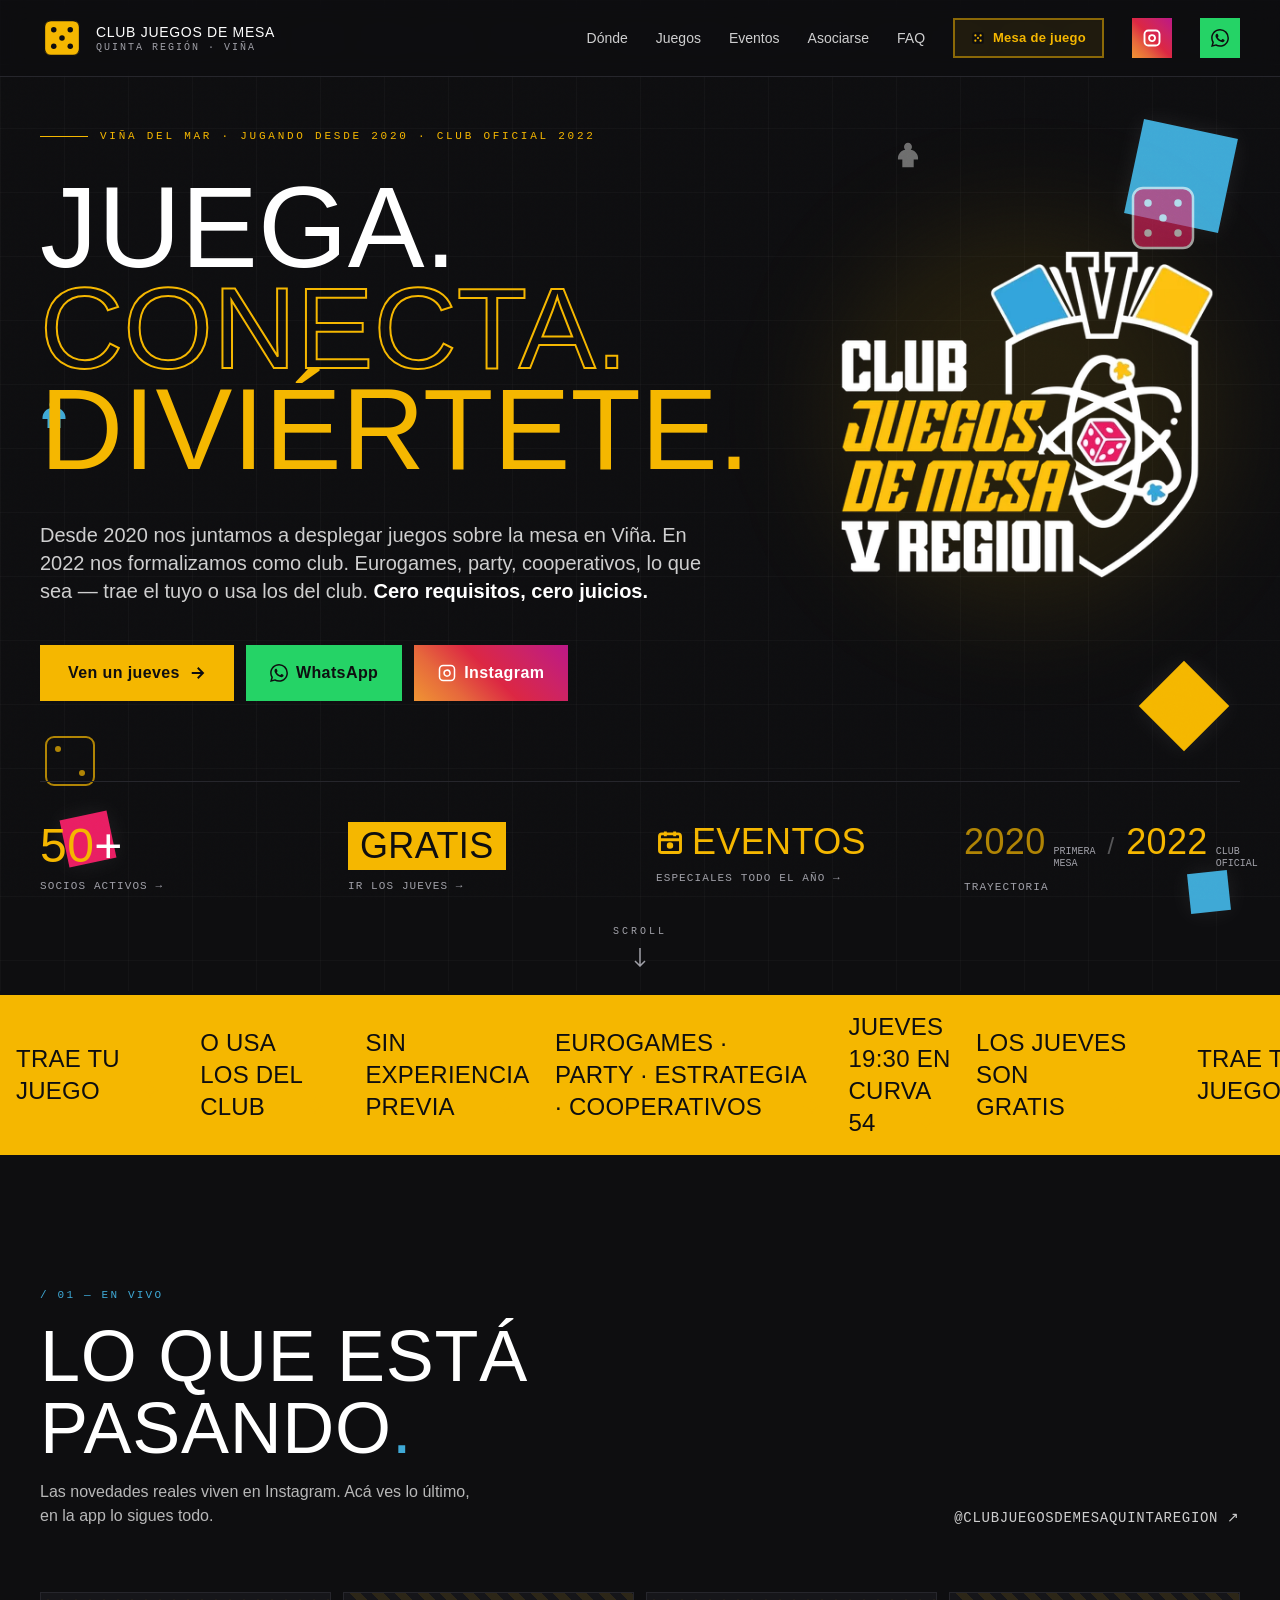
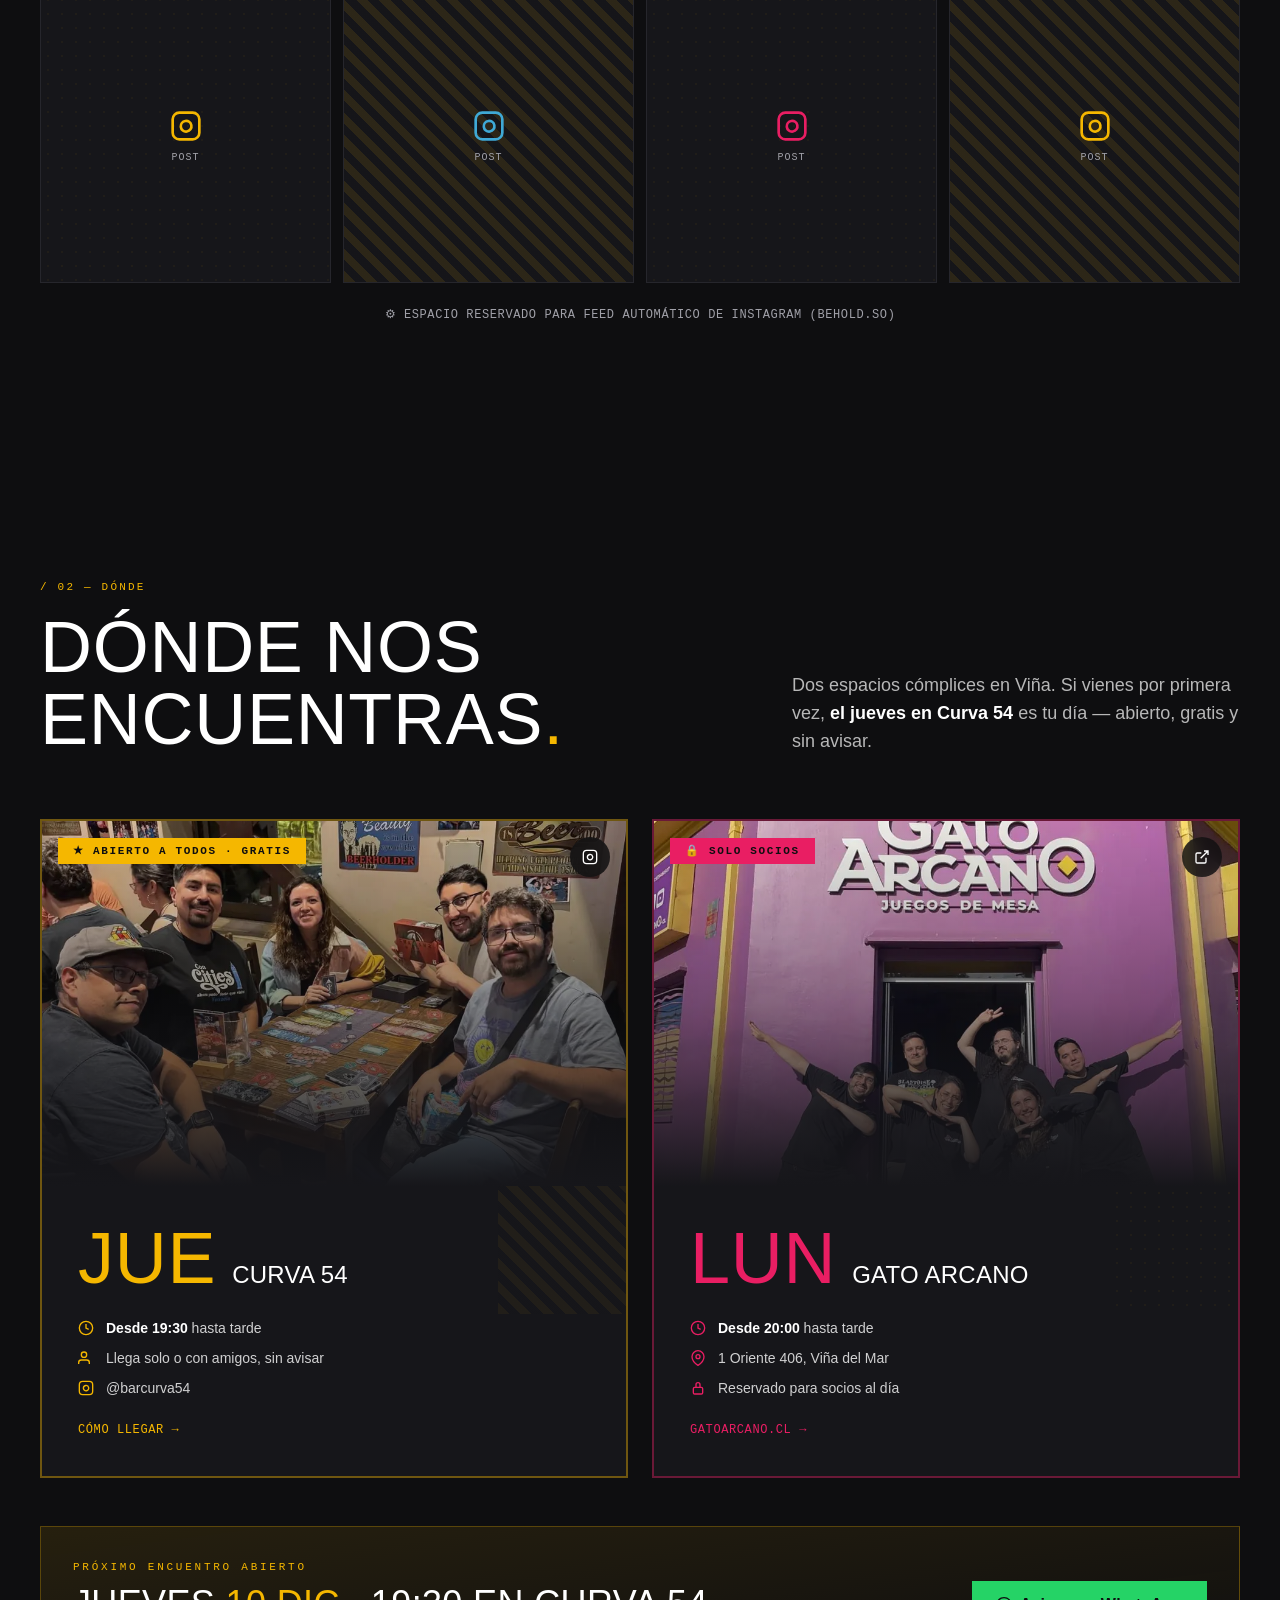
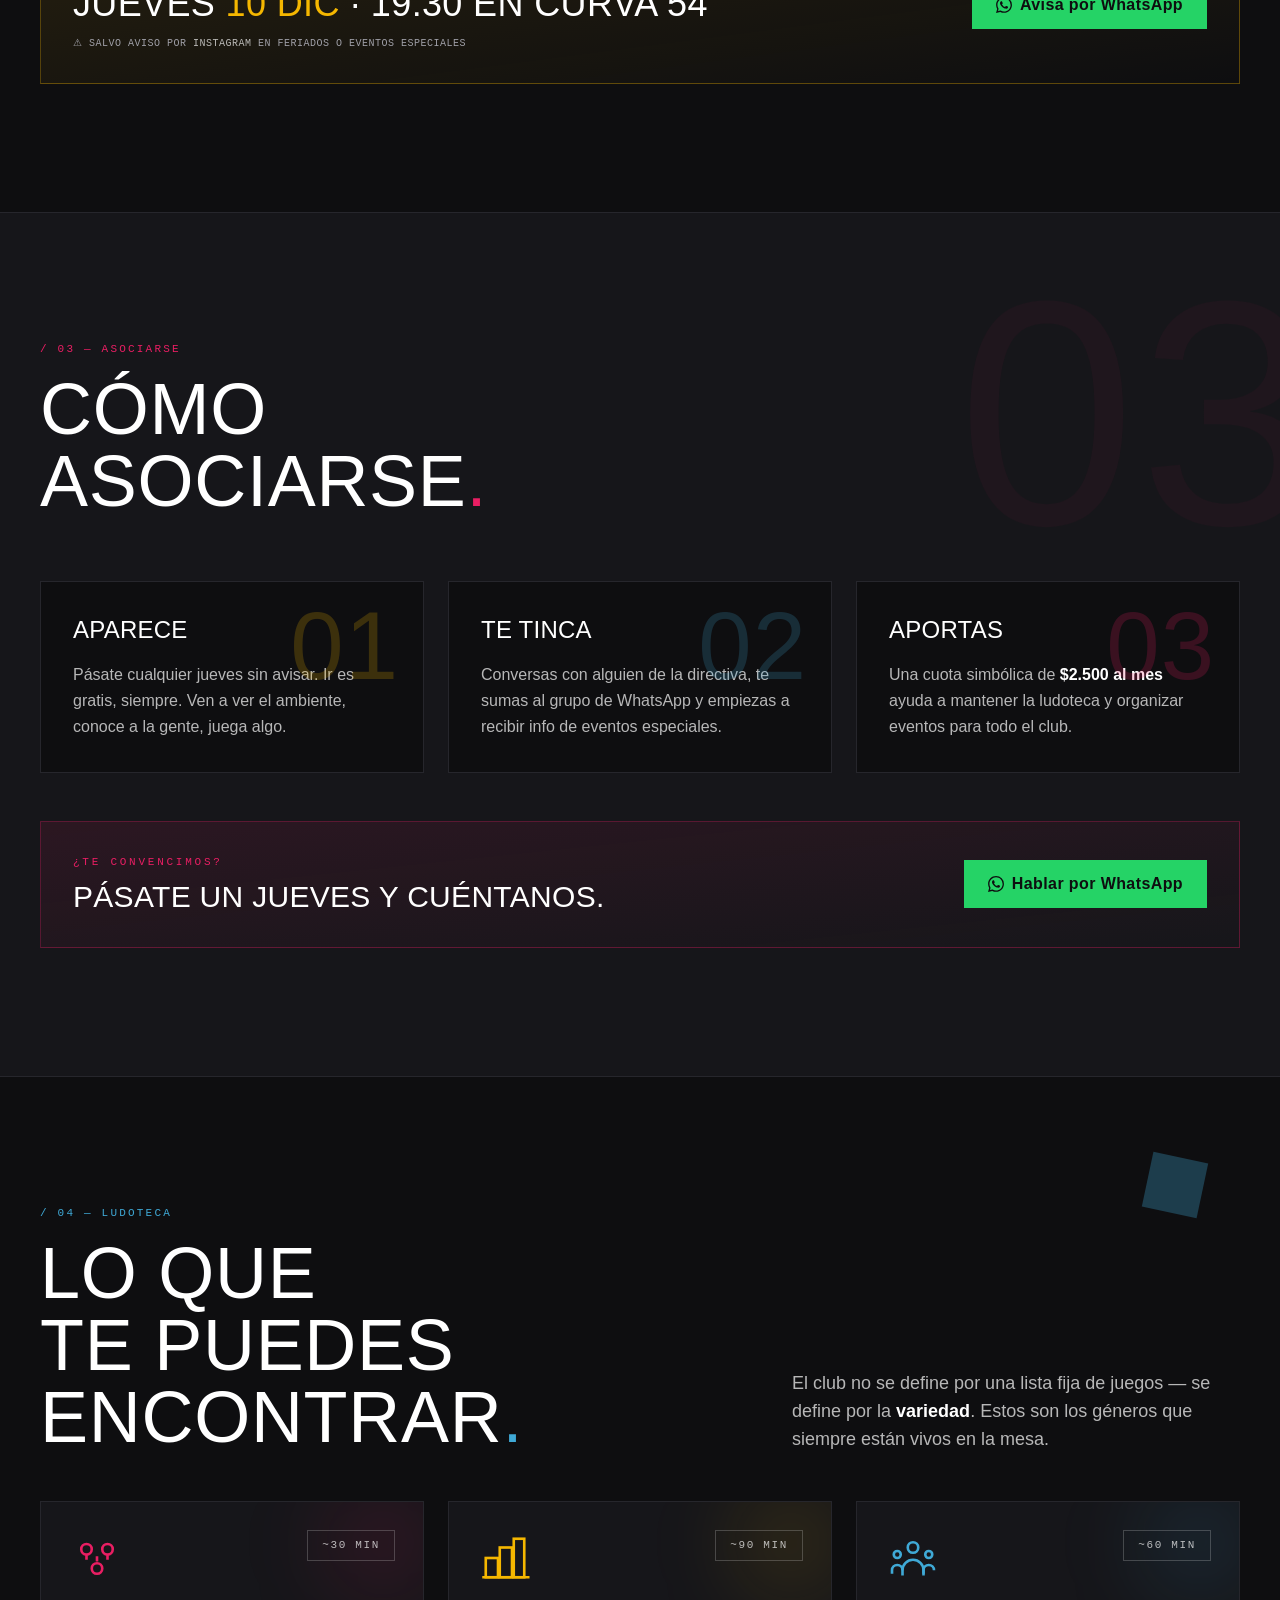
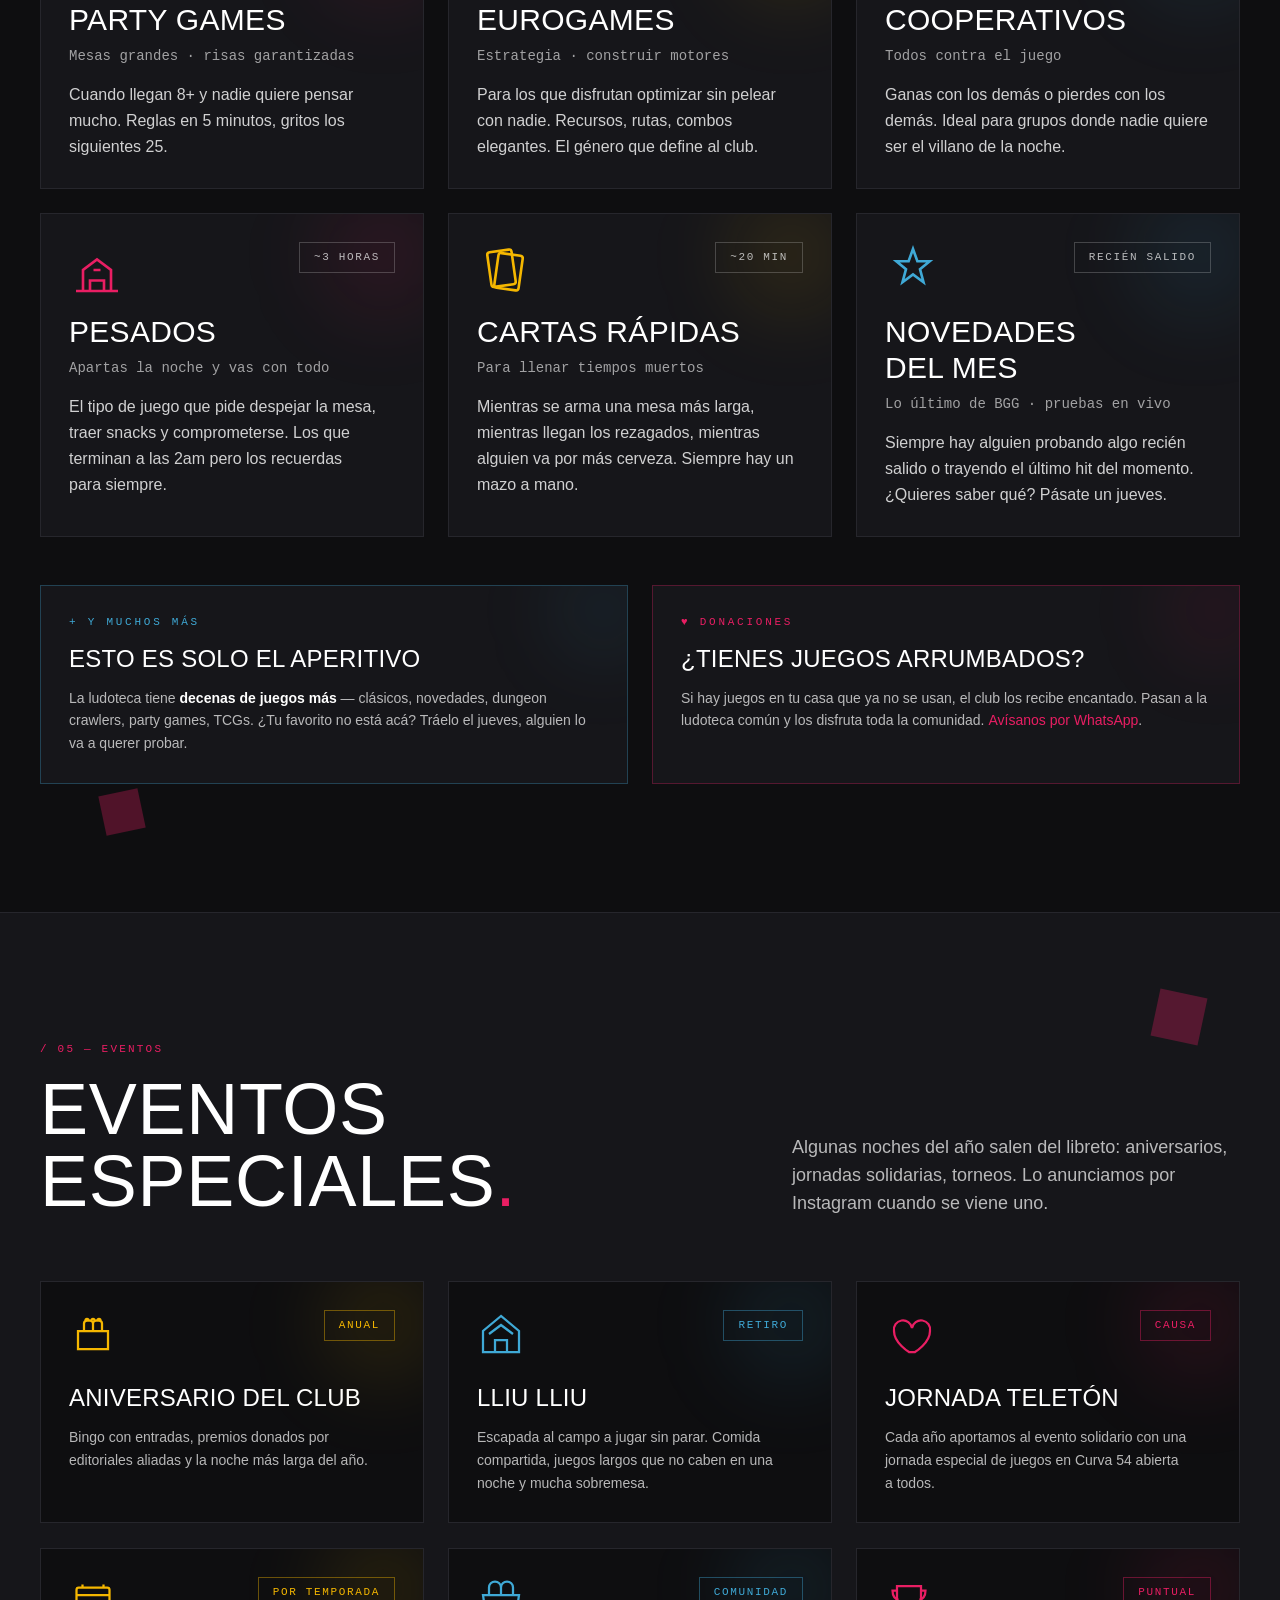
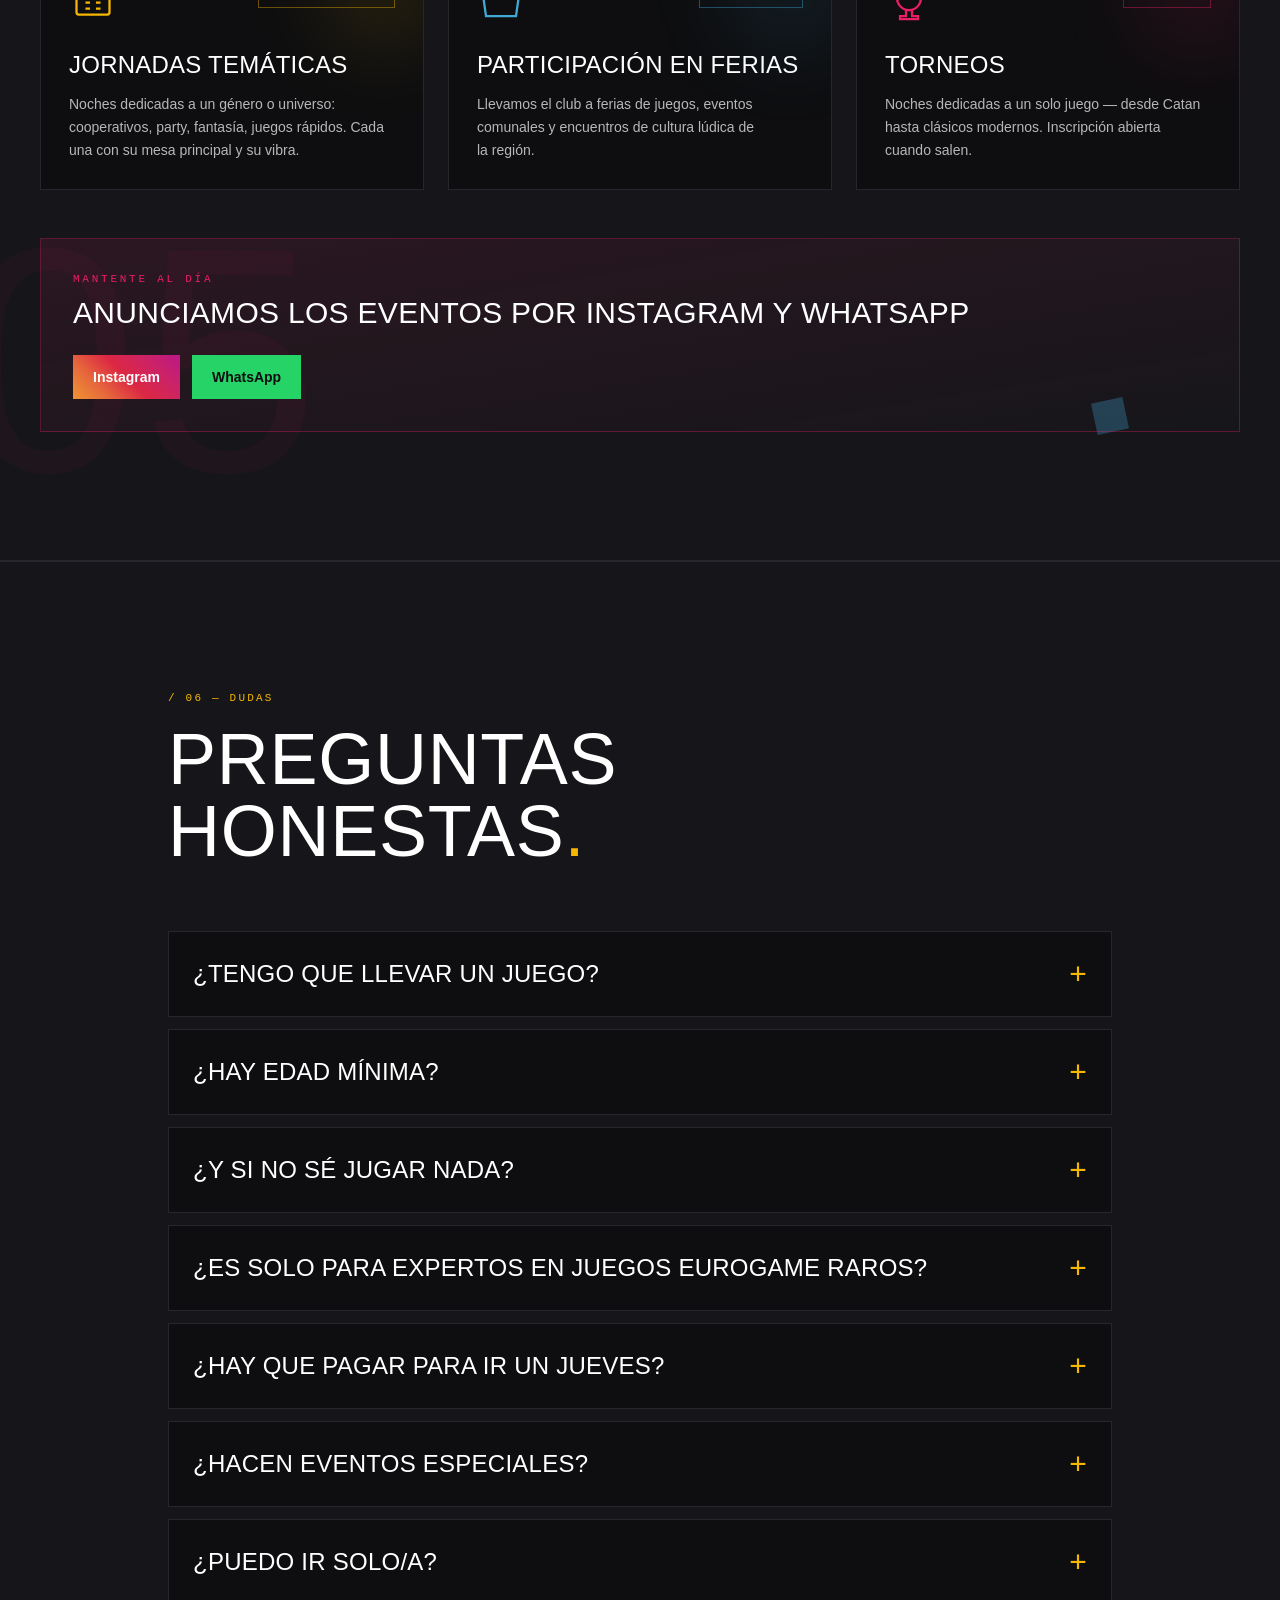
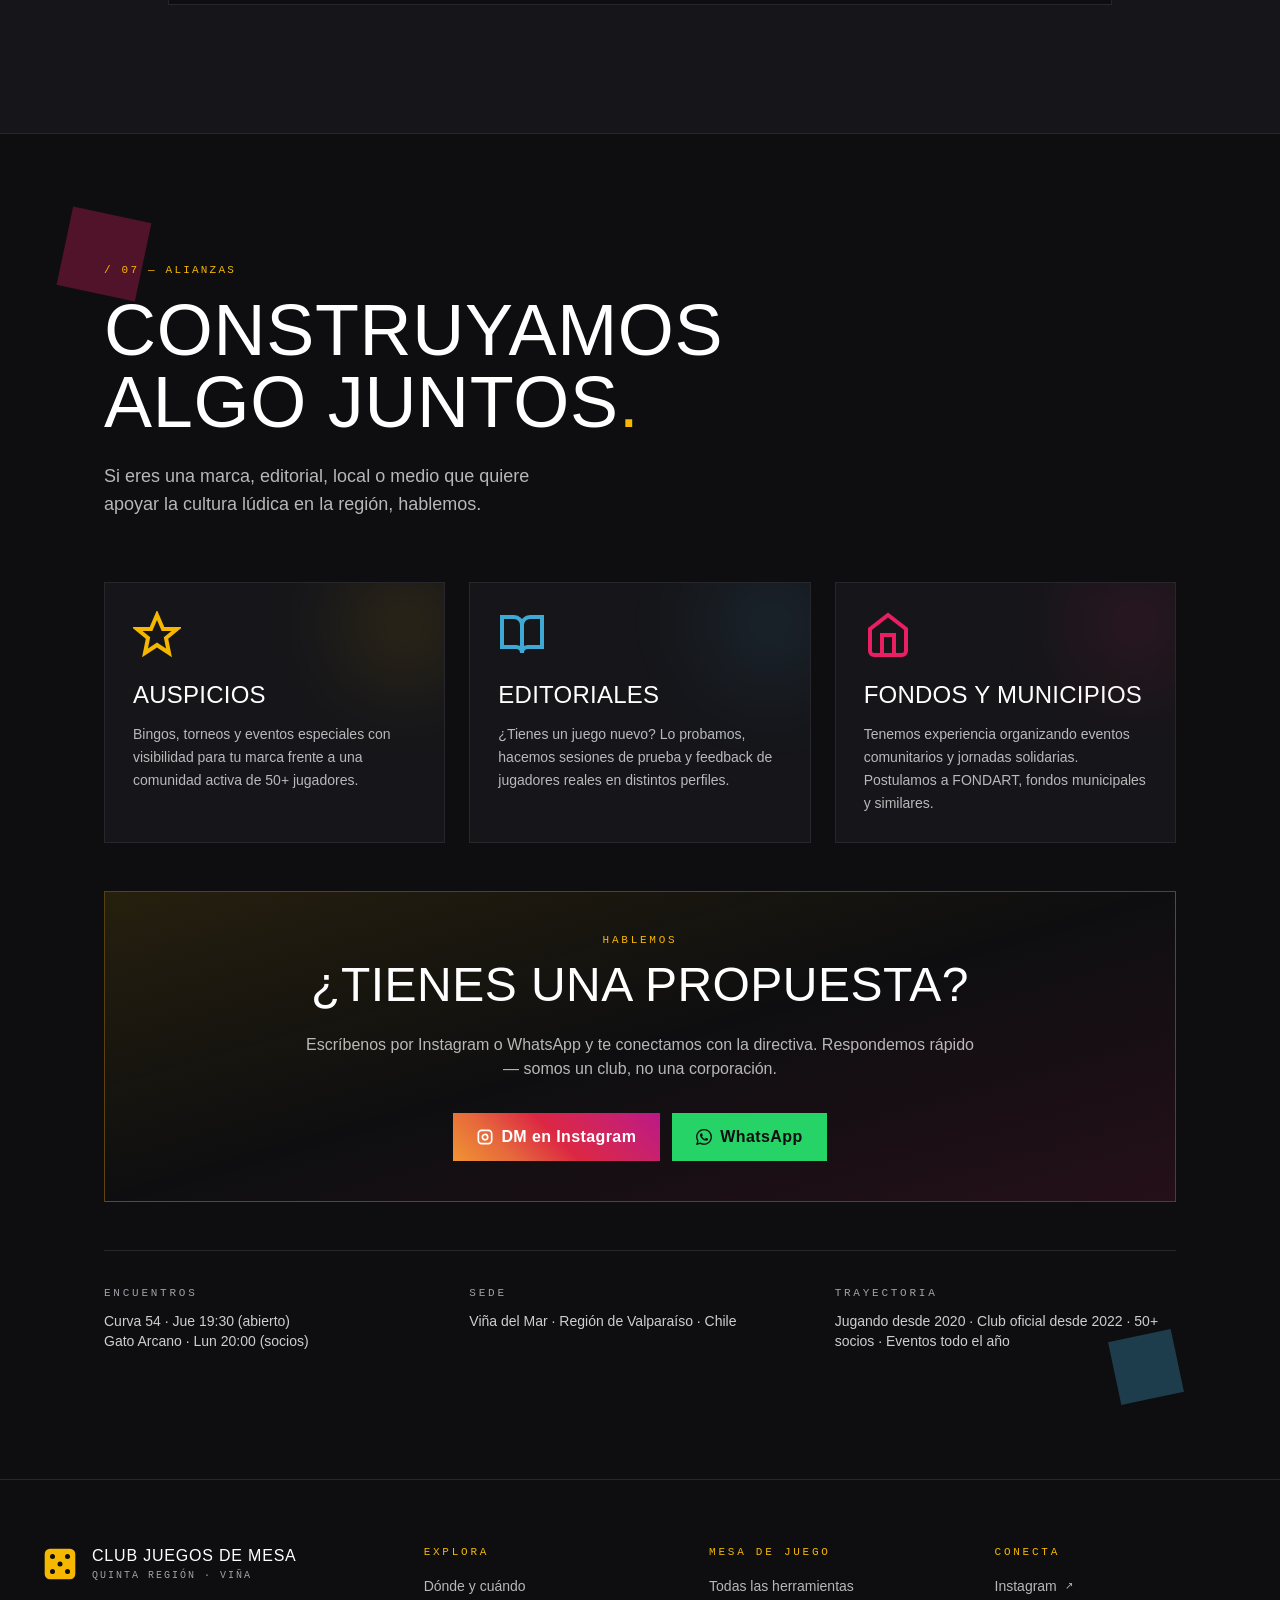
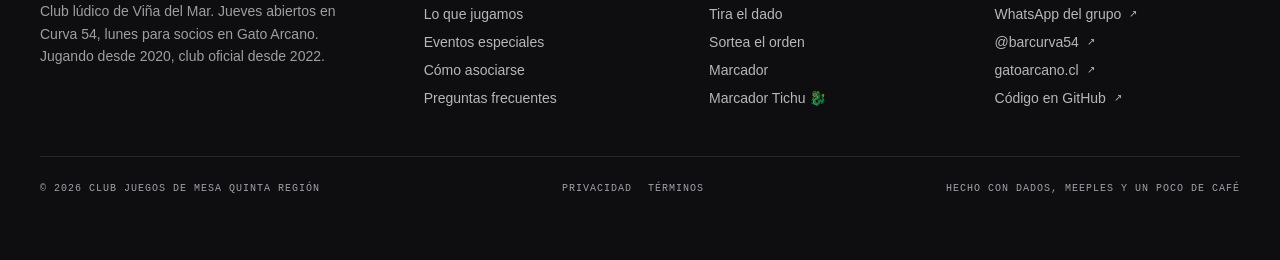
<file: index.html>
<!DOCTYPE html>
<html lang="es">
<head>
<meta charset="UTF-8" />
<meta http-equiv="Content-Security-Policy" content="default-src 'self'; script-src 'self' 'unsafe-inline'; style-src 'self' 'unsafe-inline' https://fonts.googleapis.com; font-src https://fonts.gstatic.com; img-src 'self' data: blob:; connect-src 'self'; manifest-src 'self'; worker-src 'self'; object-src 'none'; base-uri 'self'; form-action 'none'" />
<meta name="viewport" content="width=device-width, initial-scale=1.0" />
<meta name="theme-color" content="#0E0E10" />
<title>Club Juegos de Mesa Quinta Región | Viña del Mar · Encuentro semanal de board games</title>
<meta name="description" content="Club de juegos de mesa en Viña del Mar. Encuentro abierto los jueves desde las 19:30 en Curva 54. Trae tu juego o usa los del club. Gratis, +18, sin avisar." />
<meta name="keywords" content="juegos de mesa, Viña del Mar, Quinta Región, club, board games, Valparaíso, eurogames, Wingspan, Catan, Chile" />
<meta name="robots" content="index, follow, max-snippet:-1, max-image-preview:large" />
<meta name="author" content="Club Juegos de Mesa Quinta Región" />
<link rel="canonical" href="https://fcaneo.github.io/CJMVR/" />

<!-- Open Graph -->
<meta property="og:title" content="Club Juegos de Mesa Quinta Región" />
<meta property="og:description" content="Club de juegos de mesa en Viña del Mar. Jueves abiertos a todos en Curva 54." />
<meta property="og:type" content="website" />
<meta property="og:image" content="https://fcaneo.github.io/CJMVR/assets/images/og-image.png" />
<meta property="og:image:alt" content="Club Juegos de Mesa Quinta Región — Viña del Mar, Chile" />
<meta property="og:image:width" content="1200" />
<meta property="og:image:height" content="630" />
<meta property="og:url" content="https://fcaneo.github.io/CJMVR/" />
<meta property="og:site_name" content="Club Juegos de Mesa Quinta Región" />
<meta property="og:locale" content="es_CL" />
<meta property="og:locale:alternate" content="es_ES" />
<meta property="og:locale:alternate" content="es_MX" />
<meta property="og:locale:alternate" content="es_AR" />
<meta name="twitter:card" content="summary_large_image" />
<meta name="twitter:title" content="Club Juegos de Mesa Quinta Región" />
<meta name="twitter:description" content="Club de juegos de mesa en Viña del Mar. Jueves 19:30 en Curva 54, gratis." />
<meta name="twitter:image" content="https://fcaneo.github.io/CJMVR/assets/images/og-image.png" />

<!-- Schema.org enriquecido para SEO local -->
<!-- TODO cuando exista Google Business Profile: agregar su URL al "sameAs" -->
<script type="application/ld+json">
{
  "@context": "https://schema.org",
  "@type": ["SportsClub", "LocalBusiness"],
  "@id": "https://fcaneo.github.io/CJMVR/#club",
  "name": "Club Juegos de Mesa Quinta Región",
  "alternateName": "CJMVR",
  "description": "Club de juegos de mesa en Viña del Mar. Encuentros semanales abiertos al público los jueves desde las 19:30 en Curva 54. Jugando desde 2020, formalizado como club en 2022.",
  "url": "https://fcaneo.github.io/CJMVR/",
  "logo": "https://fcaneo.github.io/CJMVR/assets/logo/cjmvr-logo-blanco.png",
  "image": "https://fcaneo.github.io/CJMVR/assets/images/og-image.png",
  "foundingDate": "2022",
  "slogan": "Jugando desde 2020, club oficial desde 2022",
  "sport": "Board Games",
  "knowsLanguage": "es",
  "priceRange": "$0-$2500 CLP",
  "sameAs": [
    "https://www.instagram.com/clubjuegosdemesaquintaregion",
    "https://www.facebook.com/profile.php?id=100084115896665",
    "https://github.com/fcaneo/CJMVR"
  ],
  "address": {
    "@type": "PostalAddress",
    "streetAddress": "Avenida Valparaíso 54",
    "addressLocality": "Viña del Mar",
    "addressRegion": "Región de Valparaíso",
    "postalCode": "2520000",
    "addressCountry": "CL"
  },
  "geo": {
    "@type": "GeoCoordinates",
    "latitude": -33.0245,
    "longitude": -71.5518
  },
  "areaServed": [
    {
      "@type": "City",
      "name": "Viña del Mar"
    },
    {
      "@type": "City",
      "name": "Valparaíso"
    },
    {
      "@type": "AdministrativeArea",
      "name": "Región de Valparaíso, Chile"
    }
  ],
  "memberOf": {
    "@type": "Organization",
    "name": "Comunidad de juegos de mesa de Chile"
  },
  "event": [
    {
      "@type": "Event",
      "name": "Encuentro Abierto Jueves",
      "description": "Encuentro semanal abierto al público en Curva 54. Trae tu juego o usa los del club. Mayores de 18 años (el local es un bar).",
      "typicalAgeRange": "18-",
      "audience": {
        "@type": "PeopleAudience",
        "suggestedMinAge": 18
      },
      "eventStatus": "https://schema.org/EventScheduled",
      "eventAttendanceMode": "https://schema.org/OfflineEventAttendanceMode",
      "location": {
        "@type": "Place",
        "name": "Curva 54",
        "url": "https://www.instagram.com/barcurva54/",
        "address": {
          "@type": "PostalAddress",
          "streetAddress": "Avenida Valparaíso 54",
          "addressLocality": "Viña del Mar",
          "addressRegion": "Región de Valparaíso",
          "addressCountry": "CL"
        },
        "geo": {
          "@type": "GeoCoordinates",
          "latitude": -33.0245,
          "longitude": -71.5518
        }
      },
      "organizer": {
        "@type": "Organization",
        "name": "Club Juegos de Mesa Quinta Región",
        "url": "https://fcaneo.github.io/CJMVR/"
      },
      "offers": {
        "@type": "Offer",
        "price": "0",
        "priceCurrency": "CLP",
        "availability": "https://schema.org/InStock",
        "url": "https://chat.whatsapp.com/GYmennwlxbxDE3G6Ljhrbh",
        "validFrom": "2022-01-01"
      },
      "eventSchedule": {
        "@type": "Schedule",
        "byDay": "https://schema.org/Thursday",
        "startTime": "19:30",
        "scheduleTimezone": "America/Santiago",
        "repeatFrequency": "P1W"
      }
    },
    {
      "@type": "Event",
      "name": "Encuentro de Socios Lunes",
      "description": "Encuentro semanal solo para socios del club en Gato Arcano, tienda de juegos de mesa en Viña del Mar.",
      "eventStatus": "https://schema.org/EventScheduled",
      "eventAttendanceMode": "https://schema.org/OfflineEventAttendanceMode",
      "location": {
        "@type": "Place",
        "name": "Gato Arcano",
        "url": "https://gatoarcano.cl/",
        "address": {
          "@type": "PostalAddress",
          "streetAddress": "1 Oriente 406, esquina 5 Norte",
          "addressLocality": "Viña del Mar",
          "addressRegion": "Región de Valparaíso",
          "addressCountry": "CL"
        },
        "geo": {
          "@type": "GeoCoordinates",
          "latitude": -33.0182,
          "longitude": -71.5402
        }
      },
      "organizer": {
        "@type": "Organization",
        "name": "Club Juegos de Mesa Quinta Región",
        "url": "https://fcaneo.github.io/CJMVR/"
      },
      "eventSchedule": {
        "@type": "Schedule",
        "byDay": "https://schema.org/Monday",
        "startTime": "20:00",
        "scheduleTimezone": "America/Santiago",
        "repeatFrequency": "P1W"
      }
    }
  ]
}
</script>

<!-- Schema.org adicional: WebSite (sitelinks search box en Google) -->
<script type="application/ld+json">
{
  "@context": "https://schema.org",
  "@type": "WebSite",
  "name": "Club Juegos de Mesa Quinta Región",
  "url": "https://fcaneo.github.io/CJMVR/",
  "inLanguage": "es-CL"
}
</script>

<!-- Favicon: dado dorado SVG inline (cero peso, nítido en cualquier tamaño) -->
<link rel="icon" type="image/svg+xml" href="data:image/svg+xml,%3Csvg xmlns='http://www.w3.org/2000/svg' viewBox='0 0 64 64'%3E%3Crect x='6' y='6' width='52' height='52' rx='10' fill='%23F5B700' stroke='%230E0E10' stroke-width='4'/%3E%3Ccircle cx='20' cy='20' r='5' fill='%230E0E10'/%3E%3Ccircle cx='44' cy='20' r='5' fill='%230E0E10'/%3E%3Ccircle cx='32' cy='32' r='5' fill='%230E0E10'/%3E%3Ccircle cx='20' cy='44' r='5' fill='%230E0E10'/%3E%3Ccircle cx='44' cy='44' r='5' fill='%230E0E10'/%3E%3C/svg%3E" />

<!-- Fuentes: Anton (display) + DM Sans (body) + Space Mono. Optimizado: preload + subset latin + display=swap -->
<link rel="preconnect" href="https://fonts.googleapis.com">
<link rel="preconnect" href="https://fonts.gstatic.com" crossorigin>
<link href="https://fonts.googleapis.com/css2?family=Anton&family=DM+Sans:opsz,wght@9..40,400;9..40,500;9..40,700&family=Space+Mono:wght@400;700&display=swap&subset=latin,latin-ext" rel="stylesheet">

<!-- PWA -->
<link rel="manifest" href="manifest.json">
<link rel="apple-touch-icon" href="assets/icon-180.png">
<meta name="apple-mobile-web-app-capable" content="yes">
<meta name="apple-mobile-web-app-status-bar-style" content="black-translucent">
<meta name="apple-mobile-web-app-title" content="CJMVR">
<meta name="mobile-web-app-capable" content="yes">
<script defer src="assets/register-sw.js"></script>

<style>
  html { scroll-behavior: smooth; color-scheme: dark; }
  body {
    background: #0E0E10;
    color: #fff;
    font-family: 'DM Sans', sans-serif;
    overflow-x: hidden;
  }
  /* Mejor wrap en párrafos: evita huérfanos y líneas mal balanceadas */
  p { text-wrap: pretty; }

  /* Sistema sharp: bordes a 0 en todo. Solo lo SEMÁNTICAMENTE circular conserva radius */
  *, *::before, *::after { border-radius: 0; }
  /* Excepciones: avatares, FABs, botones circulares */
  #wa-fab, #mesa-fab, .nav-dice,
  .meeple, /* meeples decorativos */
  [class*="rounded-full"][class*="bg-[#25D366]"], /* FAB WhatsApp green ring */
  .stat-num, /* nada — placeholder por si llega */
  .animate-ping {
    border-radius: 9999px !important;
  }

  /* Compensar header fijo al saltar a anclas */
  section[id] { scroll-margin-top: 90px; }

  /* Estado de foco visible (accesibilidad teclado) */
  :focus-visible {
    outline: 2px solid #F5B700;
    outline-offset: 3px;
    border-radius: 2px;
  }
  a:focus-visible, button:focus-visible {
    outline: 2px solid #F5B700;
    outline-offset: 3px;
  }

  /* Respeta preferencia de movimiento reducido (accesibilidad) */
  @media (prefers-reduced-motion: reduce) {
    *, *::before, *::after {
      animation-duration: 0.01ms !important;
      animation-iteration-count: 1 !important;
      transition-duration: 0.01ms !important;
      scroll-behavior: auto !important;
    }
    .marquee-track { animation: none !important; }
  }

  /* Grano sutil para textura (400px sin tile visible en pantallas grandes).
     z-index 1 (no 100) para que no tape efectos como spotlight. */
  body::before {
    content: "";
    position: fixed;
    inset: 0;
    pointer-events: none;
    z-index: 1;
    opacity: 0.08;
    background-image: url("data:image/svg+xml;utf8,<svg xmlns='http://www.w3.org/2000/svg' width='400' height='400'><filter id='n'><feTurbulence baseFrequency='0.85' numOctaves='4' stitchTiles='stitch'/></filter><rect width='100%25' height='100%25' filter='url(%23n)' opacity='1'/></svg>");
    mix-blend-mode: overlay;
  }

  /* Grilla de fondo decorativa */
  .grid-bg {
    background-image:
      linear-gradient(rgba(255,255,255,0.025) 1px, transparent 1px),
      linear-gradient(90deg, rgba(255,255,255,0.025) 1px, transparent 1px);
    background-size: 64px 64px;
  }

  /* Tipografía display */
  .display { font-family: 'Anton', sans-serif; letter-spacing: 0.01em; line-height: 0.88; text-transform: uppercase; text-wrap: balance; }

  /* Outline text */
  .outline-text {
    -webkit-text-stroke: 2px #F5B700;
    color: transparent;
  }

  /* Floating shapes */
  @keyframes floaty {
    0%, 100% { transform: translateY(0) rotate(var(--r, 0deg)); }
    50% { transform: translateY(-14px) rotate(calc(var(--r, 0deg) + 6deg)); }
  }
  @keyframes floatySlow {
    0%, 100% { transform: translateY(0) rotate(var(--r, 0deg)); }
    50% { transform: translateY(-22px) rotate(calc(var(--r, 0deg) - 8deg)); }
  }
  @keyframes drift {
    0%, 100% { transform: translate(0, 0) rotate(var(--r, 0deg)); }
    25% { transform: translate(15px, -12px) rotate(calc(var(--r, 0deg) + 10deg)); }
    50% { transform: translate(-8px, -22px) rotate(calc(var(--r, 0deg) - 5deg)); }
    75% { transform: translate(-18px, -8px) rotate(calc(var(--r, 0deg) + 4deg)); }
  }
  @keyframes orbit {
    0% { transform: rotate(0deg) translateX(40px) rotate(0deg); }
    100% { transform: rotate(360deg) translateX(40px) rotate(-360deg); }
  }
  @keyframes pulse {
    0%, 100% { transform: scale(1); opacity: 0.85; }
    50% { transform: scale(1.08); opacity: 1; }
  }
  @keyframes wiggle {
    0%, 100% { transform: rotate(var(--r, 0deg)); }
    25% { transform: rotate(calc(var(--r, 0deg) + 8deg)); }
    75% { transform: rotate(calc(var(--r, 0deg) - 8deg)); }
  }
  @keyframes diceRoll {
    0% { transform: rotate(0deg) scale(1); }
    20% { transform: rotate(90deg) scale(1.1); }
    40% { transform: rotate(200deg) scale(0.95); }
    60% { transform: rotate(310deg) scale(1.05); }
    80% { transform: rotate(380deg) scale(1); }
    100% { transform: rotate(360deg) scale(1); }
  }
  .float { animation: floaty 6s ease-in-out infinite; }
  .float-slow { animation: floatySlow 9s ease-in-out infinite; }
  .drift { animation: drift 12s ease-in-out infinite; }
  .drift-slow { animation: drift 18s ease-in-out infinite reverse; }
  .pulse-slow { animation: pulse 4s ease-in-out infinite; }
  .wiggle { animation: wiggle 5s ease-in-out infinite; }

  /* Card tilt hover (mismo style premium que mesa.html) */
  .tilt-card {
    transition:
      transform 0.4s cubic-bezier(0.2, 0.8, 0.2, 1),
      border-color 0.4s ease,
      box-shadow 0.4s ease;
    transform-style: preserve-3d;
    will-change: transform;
  }
  .tilt-card:hover {
    /* Entrada rápida (asimétrico) */
    transform: translateY(-6px) rotateX(2deg) rotateY(-1deg);
    box-shadow:
      0 20px 50px -10px rgba(0,0,0,0.6),
      0 20px 60px -10px rgba(245, 183, 0, 0.15);
    transition:
      transform 0.18s cubic-bezier(0.2, 0.8, 0.2, 1),
      border-color 0.18s ease,
      box-shadow 0.18s ease;
  }

  /* Dado del nav - hover roll */
  .nav-dice {
    transition: transform 0.6s cubic-bezier(0.2, 0.8, 0.2, 1);
  }
  .nav-dice:hover {
    animation: diceRoll 0.7s ease-in-out;
  }

  /* Mini dados decorativos */
  @keyframes mini-bounce {
    0%, 100% { transform: translateY(0) rotate(var(--r, 0deg)); }
    50% { transform: translateY(-8px) rotate(calc(var(--r, 0deg) + 15deg)); }
  }
  .mini-bounce { animation: mini-bounce 3s ease-in-out infinite; }

  /* Marquee */
  @keyframes marquee {
    0% { transform: translateX(0); }
    100% { transform: translateX(-50%); }
  }
  .marquee-track { animation: marquee 30s linear infinite; }

  /* Botón principal */
  .btn-primary {
    position: relative;
    background: #F5B700;
    color: #0E0E10;
    transition: transform 0.2s ease, box-shadow 0.2s ease;
  }
  .btn-primary:hover {
    transform: translate(-3px, -3px);
    box-shadow: 6px 6px 0 0 #E91E63;
  }
  .btn-secondary {
    background: transparent;
    color: #fff;
    border: 2px solid #fff;
    transition: all 0.2s ease;
  }
  .btn-secondary:hover {
    background: #fff;
    color: #0E0E10;
    transform: translate(-3px, -3px);
    box-shadow: 6px 6px 0 0 #3FA9D6;
  }

  /* Botón WhatsApp */
  .btn-wa {
    background: #25D366;
    color: #0E0E10;
    transition: transform 0.2s ease, box-shadow 0.2s ease;
  }
  .btn-wa:hover {
    transform: translate(-3px, -3px);
    box-shadow: 6px 6px 0 0 #0E0E10;
  }

  /* Botón Instagram (gradiente oficial) */
  .btn-ig {
    background: linear-gradient(45deg, #f09433 0%, #e6683c 25%, #dc2743 50%, #cc2366 75%, #bc1888 100%);
    color: #fff;
    transition: transform 0.2s ease, box-shadow 0.2s ease;
  }
  .btn-ig:hover {
    transform: translate(-3px, -3px);
    box-shadow: 6px 6px 0 0 #F5B700;
  }

  /* Glow sutil en piezas decorativas del hero (les da profundidad) */
  .hero-shape {
    box-shadow: 0 0 24px 0 currentColor;
    color: rgba(255, 255, 255, 0.08);
  }

  /* Spotlight dorado que sigue al mouse en el hero (solo desktop) */
  .spotlight-zone {
    position: relative;
  }
  @media (hover: hover) and (pointer: fine) {
    .spotlight-zone::after {
      content: "";
      position: absolute;
      inset: 0;
      pointer-events: none;
      z-index: 5;
      background: radial-gradient(
        circle 360px at var(--mx, 50%) var(--my, 50%),
        var(--spot-color, rgba(245, 183, 0, 0.18)),
        transparent 70%
      );
      transition: opacity 0.3s ease, background 0.5s ease;
      opacity: 0;
      mix-blend-mode: screen;
    }
    .spotlight-zone.active::after {
      opacity: 1;
    }
  }


  /* Box GRATIS del hero stats: dorado sólido con pulse */
  @keyframes gratisPulse {
    0%, 100% { box-shadow: 0 0 0 0 rgba(245, 183, 0, 0); }
    50% { box-shadow: 0 0 0 6px rgba(245, 183, 0, 0.3); }
  }
  .stat-gratis-box {
    animation: gratisPulse 2.4s ease-in-out infinite;
    display: inline-block;
  }

  /* Pill destacado del nav: Mesa de juego (sharp) */
  .nav-mesa-pill {
    display: inline-flex;
    align-items: center;
    gap: 8px;
    padding: 8px 16px;
    background: rgba(245, 183, 0, 0.08);
    border: 2px solid rgba(245, 183, 0, 0.5);
    color: #F5B700;
    font-weight: 700;
    font-size: 13px;
    letter-spacing: 0.02em;
    text-decoration: none;
    transition: all 0.25s cubic-bezier(0.2, 0.8, 0.2, 1);
    position: relative;
  }
  .nav-mesa-pill:hover {
    background: #F5B700;
    color: #0E0E10;
    border-color: #F5B700;
    transform: translateY(-1px);
  }
  .nav-mesa-pill:hover svg rect { fill: #0E0E10; }
  .nav-mesa-pill:hover svg circle { fill: #F5B700; }
  /* Pulso sutil en el border */
  @keyframes mesaNavPulse {
    0%, 100% { box-shadow: 0 0 0 0 rgba(245, 183, 0, 0); }
    50% { box-shadow: 0 0 0 4px rgba(245, 183, 0, 0.15); }
  }
  .nav-mesa-pill { animation: mesaNavPulse 3s ease-in-out infinite; }

  /* Stagger animations on load — 4 variantes para evitar monotonía */
  @keyframes riseIn {
    from { opacity: 0; transform: translateY(30px); }
    to { opacity: 1; transform: translateY(0); }
  }
  @keyframes blurIn {
    from { opacity: 0; filter: blur(12px); transform: translateY(10px); }
    to { opacity: 1; filter: blur(0); transform: translateY(0); }
  }
  @keyframes scaleIn {
    from { opacity: 0; transform: scale(0.92); }
    to { opacity: 1; transform: scale(1); }
  }
  @keyframes slideRight {
    from { opacity: 0; transform: translateX(-24px); }
    to { opacity: 1; transform: translateX(0); }
  }
  .rise { opacity: 0; animation: riseIn 0.9s cubic-bezier(0.2, 0.8, 0.2, 1) forwards; }
  .rise-blur { opacity: 0; animation: blurIn 1.1s cubic-bezier(0.2, 0.8, 0.2, 1) forwards; }
  .rise-scale { opacity: 0; animation: scaleIn 1s cubic-bezier(0.2, 0.8, 0.2, 1) forwards; }
  .rise-slide { opacity: 0; animation: slideRight 0.95s cubic-bezier(0.2, 0.8, 0.2, 1) forwards; }

  /* Dado SVG anim */
  @keyframes spin {
    0% { transform: rotate(0deg); }
    100% { transform: rotate(360deg); }
  }
  .spin-slow { animation: spin 24s linear infinite; }

  /* Section number badge */
  .section-num {
    font-family: 'Space Mono', monospace;
    color: #F5B700;
    letter-spacing: 0.2em;
    font-size: 11px;
  }
  .section-num.cyan { color: #3FA9D6; }
  .section-num.magenta { color: #E91E63; }

  /* Ticker */
  .ticker-item::after {
    content: "✦";
    margin: 0 2.5rem;
    color: #F5B700;
  }

  /* Outline pill (sharp como el resto del sistema) */
  .pill {
    border: 1.5px solid rgba(255,255,255,0.2);
    padding: 6px 14px;
    font-family: 'Space Mono', monospace;
    font-size: 11px;
    letter-spacing: 0.15em;
    text-transform: uppercase;
  }

  /* Link underline animated */
  .link-anim {
    position: relative;
    display: inline-block;
  }
  .link-anim::after {
    content: "";
    position: absolute;
    left: 0; bottom: -3px;
    width: 0; height: 2px;
    background: #F5B700;
    transition: width 0.3s ease;
  }
  .link-anim:hover::after { width: 100%; }

  /* Meeple shape */
  .meeple {
    width: 22px; height: 24px;
    background: currentColor;
    -webkit-mask: url("data:image/svg+xml;utf8,<svg xmlns='http://www.w3.org/2000/svg' viewBox='0 0 64 64'><path d='M32 4c-5 0-9 4-9 9 0 3 1 5 3 7-7 1-12 5-15 11-2 4-2 7-2 11h10v18h26V42h10c0-4 0-7-2-11-3-6-8-10-15-11 2-2 3-4 3-7 0-5-4-9-9-9z'/></svg>") center/contain no-repeat;
            mask: url("data:image/svg+xml;utf8,<svg xmlns='http://www.w3.org/2000/svg' viewBox='0 0 64 64'><path d='M32 4c-5 0-9 4-9 9 0 3 1 5 3 7-7 1-12 5-15 11-2 4-2 7-2 11h10v18h26V42h10c0-4 0-7-2-11-3-6-8-10-15-11 2-2 3-4 3-7 0-5-4-9-9-9z'/></svg>") center/contain no-repeat;
  }

  /* Cursor blink */
  @keyframes blink {
    0%, 50% { opacity: 1; }
    51%, 100% { opacity: 0; }
  }
  .blink { animation: blink 1s step-end infinite; }

  /* Scroll marker */
  @keyframes scrollHint {
    0% { transform: translateY(0); opacity: 1; }
    50% { transform: translateY(8px); opacity: 0.4; }
    100% { transform: translateY(0); opacity: 1; }
  }
  .scroll-hint { animation: scrollHint 2s ease-in-out infinite; }

  /* Card patterns */
  .card-dotted {
    background-image: radial-gradient(circle, rgba(245,183,0,0.15) 1px, transparent 1px);
    background-size: 14px 14px;
  }

  /* Diagonal stripes for accent */
  .stripes {
    background: repeating-linear-gradient(
      45deg,
      #F5B700,
      #F5B700 8px,
      #0E0E10 8px,
      #0E0E10 16px
    );
  }
</style>
<!-- Tailwind precompilado (ver tools/tailwind.config.js para regenerarlo). Va después del <style> para respetar la cascada que tenía el CDN -->
<link rel="stylesheet" href="assets/site.css">
</head>

<body class="font-body">

<!-- ========== SCROLL PROGRESS BAR ========== -->
<div id="scroll-progress" class="fixed top-0 left-0 h-[3px] bg-gold z-[200] transition-[width] duration-100" style="width: 0%; box-shadow: 0 0 8px rgba(245,183,0,0.6);"></div>

<!-- ========== BANNER DE EVENTO (oculto por defecto) ========== -->
<!--
  Para activar un evento próximo:
  1. Quita el atributo "hidden" del div siguiente
  2. Edita el texto del evento, fecha y link
  Cuando el evento pase, vuelve a poner "hidden"
-->
<div id="event-banner" hidden class="bg-magenta text-paper text-center py-3 px-4 relative z-40 border-b-2 border-ink">
  <div class="max-w-6xl mx-auto flex items-center justify-center gap-3 flex-wrap">
    <span class="display text-base md:text-lg">🎲 Aniversario CJMVR 2026 · 15 mayo · Cupos limitados</span>
    <a href="https://chat.whatsapp.com/GYmennwlxbxDE3G6Ljhrbh" target="_blank" rel="noopener noreferrer" class="font-mono text-xs uppercase tracking-wider underline underline-offset-4 hover:no-underline">
      Reserva tu cupo →
    </a>
  </div>
</div>

<!-- ========== NAV ========== -->
<header class="fixed top-0 left-0 right-0 z-50 backdrop-blur-md bg-ink/70 border-b border-inkLine">
  <div class="max-w-7xl mx-auto px-6 lg:px-10 py-4 flex items-center justify-between">
    <a href="#top" class="flex items-center gap-3 group">
      <svg class="nav-dice w-11 h-11" viewBox="0 0 64 64" fill="none" aria-label="Dado">
        <rect x="6" y="6" width="52" height="52" rx="10" fill="#F5B700" stroke="#0E0E10" stroke-width="3"/>
        <circle cx="20" cy="20" r="4" fill="#0E0E10"/>
        <circle cx="44" cy="20" r="4" fill="#0E0E10"/>
        <circle cx="32" cy="32" r="4" fill="#0E0E10"/>
        <circle cx="20" cy="44" r="4" fill="#0E0E10"/>
        <circle cx="44" cy="44" r="4" fill="#0E0E10"/>
      </svg>
      <div class="leading-tight">
        <div class="display text-sm tracking-wider">Club Juegos de Mesa</div>
        <div class="font-mono text-[10px] text-dim tracking-[0.2em] uppercase">Quinta Región · Viña</div>
      </div>
    </a>
    <nav class="hidden md:flex items-center gap-7 text-sm">
      <a href="#donde" class="link-anim text-paper/80 hover:text-paper">Dónde</a>
      <a href="#juegos" class="link-anim text-paper/80 hover:text-paper">Juegos</a>
      <a href="#eventos" class="link-anim text-paper/80 hover:text-paper">Eventos</a>
      <a href="#asociarse" class="link-anim text-paper/80 hover:text-paper">Asociarse</a>
      <a href="#faq" class="link-anim text-paper/80 hover:text-paper">FAQ</a>
      <a href="mesa.html" class="nav-mesa-pill" aria-label="Ir a Mesa de juego (herramientas)">
        <svg width="14" height="14" viewBox="0 0 64 64" fill="none" aria-hidden="true">
          <rect x="6" y="6" width="52" height="52" rx="10" fill="#0E0E10"/>
          <circle cx="20" cy="20" r="5" fill="#F5B700"/>
          <circle cx="44" cy="20" r="5" fill="#F5B700"/>
          <circle cx="32" cy="32" r="5" fill="#F5B700"/>
          <circle cx="20" cy="44" r="5" fill="#F5B700"/>
          <circle cx="44" cy="44" r="5" fill="#F5B700"/>
        </svg>
        Mesa de juego
      </a>
      <a href="https://www.instagram.com/clubjuegosdemesaquintaregion" target="_blank" rel="noopener noreferrer" class="btn-ig w-10 h-10 flex items-center justify-center" aria-label="Síguenos en Instagram" title="Instagram">
        <svg width="18" height="18" viewBox="0 0 24 24" fill="none" stroke="currentColor" stroke-width="2.5"><rect x="2" y="2" width="20" height="20" rx="5"/><path d="M16 11.4a4 4 0 11-7.9 1.2 4 4 0 017.9-1.2zM17.5 6.5h.01"/></svg>
      </a>
      <a href="https://chat.whatsapp.com/GYmennwlxbxDE3G6Ljhrbh" target="_blank" rel="noopener noreferrer" class="btn-wa w-10 h-10 flex items-center justify-center" aria-label="Únete al grupo de WhatsApp" title="WhatsApp">
        <svg width="18" height="18" viewBox="0 0 24 24" fill="currentColor"><path d="M17.472 14.382c-.297-.149-1.758-.867-2.03-.967-.273-.099-.471-.148-.67.15-.197.297-.767.966-.94 1.164-.173.199-.347.223-.644.075-.297-.15-1.255-.463-2.39-1.475-.883-.788-1.48-1.761-1.653-2.059-.173-.297-.018-.458.13-.606.134-.133.298-.347.446-.52.149-.174.198-.298.298-.497.099-.198.05-.371-.025-.52-.075-.149-.669-1.612-.916-2.207-.242-.579-.487-.5-.669-.51-.173-.008-.371-.01-.57-.01-.198 0-.52.074-.792.372-.272.297-1.04 1.016-1.04 2.479 0 1.462 1.065 2.875 1.213 3.074.149.198 2.096 3.2 5.077 4.487.709.306 1.262.489 1.694.625.712.227 1.36.195 1.871.118.571-.085 1.758-.719 2.006-1.413.248-.694.248-1.289.173-1.413-.074-.124-.272-.198-.57-.347m-5.421 7.403h-.004a9.87 9.87 0 01-5.031-1.378l-.361-.214-3.741.982.998-3.648-.235-.374a9.86 9.86 0 01-1.51-5.26c.001-5.45 4.436-9.884 9.888-9.884 2.64 0 5.122 1.03 6.988 2.898a9.825 9.825 0 012.893 6.994c-.003 5.45-4.437 9.884-9.885 9.884m8.413-18.297A11.815 11.815 0 0012.05 0C5.495 0 .16 5.335.157 11.892c0 2.096.547 4.142 1.588 5.945L.057 24l6.305-1.654a11.882 11.882 0 005.683 1.448h.005c6.554 0 11.89-5.335 11.893-11.893a11.821 11.821 0 00-3.48-8.413"/></svg>
      </a>
    </nav>
    <div class="md:hidden flex items-center gap-3">
      <a href="mesa.html" class="inline-flex items-center gap-1.5 px-3 py-1.5 border border-gold/50 text-gold text-xs font-bold uppercase tracking-wider" aria-label="Ir a Mesa de juego">
        <svg width="14" height="14" viewBox="0 0 64 64" fill="none" aria-hidden="true">
          <rect x="6" y="6" width="52" height="52" rx="10" fill="#0E0E10"/>
          <circle cx="20" cy="20" r="5" fill="#F5B700"/>
          <circle cx="44" cy="20" r="5" fill="#F5B700"/>
          <circle cx="32" cy="32" r="5" fill="#F5B700"/>
          <circle cx="20" cy="44" r="5" fill="#F5B700"/>
          <circle cx="44" cy="44" r="5" fill="#F5B700"/>
        </svg>
        Mesa
      </a>
      <button class="text-paper" aria-label="Menu" onclick="document.getElementById('mobile-menu').classList.toggle('hidden')">
        <svg width="28" height="28" viewBox="0 0 24 24" fill="none" stroke="currentColor" stroke-width="2"><line x1="3" y1="6" x2="21" y2="6"/><line x1="3" y1="12" x2="21" y2="12"/><line x1="3" y1="18" x2="21" y2="18"/></svg>
      </button>
    </div>
  </div>
  <div id="mobile-menu" class="hidden md:hidden border-t border-inkLine bg-ink/95 backdrop-blur-md">
    <nav class="flex flex-col p-6 gap-3 text-sm">
      <!-- CTA principal arriba para acción rápida -->
      <a href="#donde" class="nav-mobile btn-primary px-4 py-3 font-bold tracking-wide text-center inline-flex items-center justify-center gap-2">
        Ven un jueves
        <svg width="14" height="14" viewBox="0 0 24 24" fill="none" stroke="currentColor" stroke-width="2.5"><path d="M5 12h14M13 5l7 7-7 7"/></svg>
      </a>

      <!-- Separador visual -->
      <div class="font-mono text-[10px] tracking-[0.25em] uppercase text-dim mt-3 mb-1">Explora</div>

      <a href="mesa.html" class="nav-mobile flex items-center justify-center gap-2 py-3 mb-2 border-2 border-gold/60 text-gold font-bold tracking-wide rounded">
        <svg width="16" height="16" viewBox="0 0 64 64" fill="none" aria-hidden="true">
          <rect x="6" y="6" width="52" height="52" rx="10" fill="#0E0E10"/>
          <circle cx="20" cy="20" r="5" fill="#F5B700"/>
          <circle cx="44" cy="20" r="5" fill="#F5B700"/>
          <circle cx="32" cy="32" r="5" fill="#F5B700"/>
          <circle cx="20" cy="44" r="5" fill="#F5B700"/>
          <circle cx="44" cy="44" r="5" fill="#F5B700"/>
        </svg>
        Mesa de juego
      </a>
      <a href="#donde" class="nav-mobile text-paper/80 py-1">Dónde y cuándo</a>
      <a href="#juegos" class="nav-mobile text-paper/80 py-1">Lo que jugamos</a>
      <a href="#eventos" class="nav-mobile text-paper/80 py-1">Eventos especiales</a>
      <a href="#asociarse" class="nav-mobile text-paper/80 py-1">Cómo asociarse</a>
      <a href="#faq" class="nav-mobile text-paper/80 py-1">Preguntas frecuentes</a>

      <!-- Separador -->
      <div class="font-mono text-[10px] tracking-[0.25em] uppercase text-dim mt-3 mb-1">Conecta</div>

      <div class="grid grid-cols-2 gap-3">
        <a href="https://www.instagram.com/clubjuegosdemesaquintaregion" target="_blank" rel="noopener noreferrer" class="btn-ig px-4 py-3 font-bold tracking-wide text-center text-sm">Instagram</a>
        <a href="https://chat.whatsapp.com/GYmennwlxbxDE3G6Ljhrbh" target="_blank" rel="noopener noreferrer" class="btn-wa px-4 py-3 font-bold tracking-wide text-center text-sm">WhatsApp</a>
      </div>
    </nav>
  </div>
</header>

<!-- ========== HERO ========== -->
<section id="top" class="spotlight-zone relative min-h-screen pt-32 pb-24 overflow-hidden grid-bg">

  <!-- Floating shapes - todas en bordes/esquinas, fuera del área de texto del hero -->
  <div class="hero-shape absolute top-32 right-[4%] w-24 h-24 bg-cyan rotate-12 drift pointer-events-none hidden md:block" style="--r: 12deg;"></div>
  <div class="hero-shape absolute top-[68%] right-[5%] w-16 h-16 bg-gold rotate-45 float-slow pointer-events-none hidden md:block" style="--r: 45deg;"></div>
  <div class="hero-shape absolute bottom-32 left-[5%] w-12 h-12 bg-magenta -rotate-12 drift-slow pointer-events-none hidden md:block" style="--r: -12deg;"></div>
  <div class="hero-shape absolute bottom-[8%] right-[4%] w-10 h-10 bg-cyan -rotate-6 wiggle pointer-events-none hidden lg:block" style="--r: -6deg;"></div>

  <!-- Meeples flotando -->
  <div class="absolute top-[40%] left-[3%] meeple text-cyan w-8 h-9 float-slow pointer-events-none hidden md:block" style="--r: -8deg;"></div>
  <div class="absolute top-[14%] right-[28%] meeple text-paper/40 w-7 h-8 wiggle pointer-events-none hidden lg:block" style="--r: -15deg;"></div>

  <!-- Dado magenta que gira -->
  <svg class="absolute top-[18%] right-[6%] w-20 h-20 spin-slow opacity-60 hidden lg:block pointer-events-none" viewBox="0 0 64 64" fill="none">
    <rect x="8" y="8" width="48" height="48" rx="8" fill="#E91E63" stroke="#fff" stroke-width="2"/>
    <circle cx="20" cy="20" r="3" fill="#fff"/>
    <circle cx="44" cy="20" r="3" fill="#fff"/>
    <circle cx="32" cy="32" r="3" fill="#fff"/>
    <circle cx="20" cy="44" r="3" fill="#fff"/>
    <circle cx="44" cy="44" r="3" fill="#fff"/>
  </svg>

  <!-- Dado wireframe abajo a la izquierda -->
  <svg class="absolute bottom-[20%] left-[3%] w-16 h-16 drift-slow opacity-70 hidden lg:block pointer-events-none" viewBox="0 0 64 64" fill="none" style="--r: 20deg;">
    <rect x="8" y="8" width="48" height="48" rx="8" fill="none" stroke="#F5B700" stroke-width="2"/>
    <circle cx="20" cy="20" r="3" fill="#F5B700"/>
    <circle cx="44" cy="44" r="3" fill="#F5B700"/>
  </svg>

  <div class="max-w-7xl mx-auto px-6 lg:px-10 relative z-10">

    <!-- Hero grid: texto + logo -->
    <div class="grid lg:grid-cols-[1.4fr_1fr] gap-10 lg:gap-16 items-center">

      <div>
        <!-- Top eyebrow -->
        <div class="rise-slide flex items-center gap-3 mb-8" style="animation-delay: 0.1s;">
          <span class="w-12 h-px bg-gold"></span>
          <span class="font-mono text-[11px] tracking-[0.25em] uppercase text-gold">Viña del Mar · Jugando desde 2020 · Club oficial 2022</span>
        </div>

        <h1 class="display text-paper">
          <span class="rise-blur block text-[clamp(3rem,9vw,9rem)]" style="animation-delay: 0.2s;">Juega.</span>
          <span class="rise block text-[clamp(3rem,9vw,9rem)] outline-text" style="animation-delay: 0.35s;">Conecta.</span>
          <span class="rise-blur block text-[clamp(3rem,9vw,9rem)] text-gold" style="animation-delay: 0.5s;">Diviértete.</span>
        </h1>

        <div class="rise mt-10 max-w-2xl" style="animation-delay: 0.7s;">
          <p class="text-lg md:text-xl text-paper/80 leading-relaxed">
            Desde 2020 nos juntamos a desplegar juegos sobre la mesa en Viña. En 2022 nos formalizamos como club. Eurogames, party, cooperativos, lo que sea — trae el tuyo o usa los del club. <strong class="text-paper">Cero requisitos, cero juicios.</strong>
          </p>
        </div>

        <div class="rise-scale mt-10 flex flex-wrap items-center gap-3" style="animation-delay: 0.85s;">
          <a href="https://chat.whatsapp.com/GYmennwlxbxDE3G6Ljhrbh" target="_blank" rel="noopener noreferrer" class="btn-primary px-7 py-4 font-bold tracking-wide inline-flex items-center gap-2">
            Ven un jueves
            <svg width="18" height="18" viewBox="0 0 24 24" fill="none" stroke="currentColor" stroke-width="2.5"><path d="M5 12h14M13 5l7 7-7 7"/></svg>
          </a>
          <a href="https://chat.whatsapp.com/GYmennwlxbxDE3G6Ljhrbh" target="_blank" rel="noopener noreferrer" class="btn-wa px-6 py-4 font-bold tracking-wide inline-flex items-center gap-2">
            <svg width="18" height="18" viewBox="0 0 24 24" fill="currentColor"><path d="M17.472 14.382c-.297-.149-1.758-.867-2.03-.967-.273-.099-.471-.148-.67.15-.197.297-.767.966-.94 1.164-.173.199-.347.223-.644.075-.297-.15-1.255-.463-2.39-1.475-.883-.788-1.48-1.761-1.653-2.059-.173-.297-.018-.458.13-.606.134-.133.298-.347.446-.52.149-.174.198-.298.298-.497.099-.198.05-.371-.025-.52-.075-.149-.669-1.612-.916-2.207-.242-.579-.487-.5-.669-.51-.173-.008-.371-.01-.57-.01-.198 0-.52.074-.792.372-.272.297-1.04 1.016-1.04 2.479 0 1.462 1.065 2.875 1.213 3.074.149.198 2.096 3.2 5.077 4.487.709.306 1.262.489 1.694.625.712.227 1.36.195 1.871.118.571-.085 1.758-.719 2.006-1.413.248-.694.248-1.289.173-1.413-.074-.124-.272-.198-.57-.347m-5.421 7.403h-.004a9.87 9.87 0 01-5.031-1.378l-.361-.214-3.741.982.998-3.648-.235-.374a9.86 9.86 0 01-1.51-5.26c.001-5.45 4.436-9.884 9.888-9.884 2.64 0 5.122 1.03 6.988 2.898a9.825 9.825 0 012.893 6.994c-.003 5.45-4.437 9.884-9.885 9.884m8.413-18.297A11.815 11.815 0 0012.05 0C5.495 0 .16 5.335.157 11.892c0 2.096.547 4.142 1.588 5.945L.057 24l6.305-1.654a11.882 11.882 0 005.683 1.448h.005c6.554 0 11.89-5.335 11.893-11.893a11.821 11.821 0 00-3.48-8.413"/></svg>
            WhatsApp
          </a>
          <a href="https://www.instagram.com/clubjuegosdemesaquintaregion" target="_blank" rel="noopener noreferrer" class="btn-ig px-6 py-4 font-bold tracking-wide inline-flex items-center gap-2">
            <svg width="18" height="18" viewBox="0 0 24 24" fill="none" stroke="currentColor" stroke-width="2"><rect x="2" y="2" width="20" height="20" rx="5"/><path d="M16 11.4a4 4 0 11-7.9 1.2 4 4 0 017.9-1.2zM17.5 6.5h.01"/></svg>
            Instagram
          </a>
        </div>
      </div>

      <!-- Logo grande -->
      <div class="rise-scale relative order-first lg:order-last flex justify-center lg:justify-end" style="animation-delay: 0.4s;">
        <div class="relative w-full max-w-[340px] lg:max-w-[460px]">
          <!-- Halo dorado detrás -->
          <div class="absolute inset-0 bg-gold/10 blur-3xl scale-90 rounded-full pointer-events-none"></div>
          <img src="assets/logo/cjmvr-logo-blanco.png" srcset="assets/logo/cjmvr-logo-blanco-460.webp 460w, assets/logo/cjmvr-logo-blanco.png 880w" alt="Club Juegos de Mesa Quinta Región" width="880" height="886" sizes="(max-width: 1024px) 340px, 460px" fetchpriority="high" decoding="async" class="relative w-full h-auto float-slow" style="--r: 0deg;" />
        </div>
      </div>

    </div>

    <!-- Stats (clickeables: cada uno lleva a su sección relevante) -->
    <div class="rise mt-20 grid grid-cols-2 md:grid-cols-4 gap-8 border-t border-inkLine pt-10" style="animation-delay: 1s;">
      <a href="#asociarse" class="group" aria-label="Ver cómo asociarse">
        <div class="display text-5xl text-gold transition-transform group-hover:-translate-y-0.5"><span class="counter" data-target="50">0</span><span class="text-paper">+</span></div>
        <div class="font-mono text-[11px] tracking-widest text-dim mt-2 uppercase group-hover:text-paper transition-colors">Socios activos →</div>
      </a>
      <a href="#donde" class="group" aria-label="Ver dónde y cuándo">
        <div class="inline-flex items-center gap-2 transition-transform group-hover:-translate-y-0.5">
          <span class="stat-gratis-box display text-3xl md:text-4xl text-ink bg-gold px-3 py-1 leading-none">GRATIS</span>
        </div>
        <div class="font-mono text-[11px] tracking-widest text-dim mt-2 uppercase group-hover:text-paper transition-colors">Ir los jueves →</div>
      </a>
      <a href="#eventos" class="group" aria-label="Ver eventos especiales">
        <div class="flex items-center gap-2 transition-transform group-hover:-translate-y-0.5">
          <svg class="w-7 h-7 text-gold pulse-slow" viewBox="0 0 24 24" fill="none" stroke="currentColor" stroke-width="2.5" aria-hidden="true">
            <rect x="3" y="5" width="18" height="16" rx="2"/>
            <path d="M3 10h18M8 3v4M16 3v4"/>
            <circle cx="12" cy="15" r="1.5" fill="currentColor"/>
          </svg>
          <div class="display text-3xl md:text-4xl text-gold leading-tight">EVENTOS</div>
        </div>
        <div class="font-mono text-[11px] tracking-widest text-dim mt-2 uppercase group-hover:text-paper transition-colors">Especiales todo el año →</div>
      </a>
      <div>
        <div class="flex items-baseline gap-2 leading-none">
          <div class="display text-3xl md:text-4xl text-gold/70"><span class="counter" data-target="2020" data-raw="1">0</span></div>
          <div class="font-mono text-[10px] text-dim leading-tight">PRIMERA<br/>MESA</div>
          <span class="text-paper/30 text-2xl mx-1 leading-none">/</span>
          <div class="display text-3xl md:text-4xl text-gold"><span class="counter" data-target="2022" data-raw="1">0</span></div>
          <div class="font-mono text-[10px] text-dim leading-tight">CLUB<br/>OFICIAL</div>
        </div>
        <div class="font-mono text-[11px] tracking-widest text-dim mt-2 uppercase">Trayectoria</div>
      </div>
    </div>

  </div>

  <!-- Scroll hint (fuera del contenedor, anclado al section hero) -->
  <a href="#feed" class="absolute bottom-6 left-1/2 -translate-x-1/2 hidden md:flex flex-col items-center gap-2 scroll-hint z-30 group">
    <span class="font-mono text-[10px] tracking-[0.3em] uppercase text-dim group-hover:text-gold transition-colors">Scroll</span>
    <svg width="14" height="20" viewBox="0 0 14 20" fill="none" stroke="currentColor" stroke-width="1.5" class="text-dim group-hover:text-gold transition-colors"><path d="M7 1v18M2 14l5 5 5-5"/></svg>
  </a>
</section>

<!-- ========== TICKER ========== -->
<div class="bg-gold text-ink py-4 overflow-hidden border-y-4 border-ink">
  <div class="flex marquee-track whitespace-nowrap">
    <div class="flex items-center display text-2xl px-4">
      <span class="ticker-item">Trae tu juego</span>
      <span class="ticker-item">O usa los del club</span>
      <span class="ticker-item">Sin experiencia previa</span>
      <span class="ticker-item">Eurogames · Party · Estrategia · Cooperativos</span>
      <span class="ticker-item">Jueves 19:30 en Curva 54</span>
      <span class="ticker-item">Los jueves son gratis</span>
    </div>
    <div class="flex items-center display text-2xl px-4" aria-hidden="true">
      <span class="ticker-item">Trae tu juego</span>
      <span class="ticker-item">O usa los del club</span>
      <span class="ticker-item">Sin experiencia previa</span>
      <span class="ticker-item">Eurogames · Party · Estrategia · Cooperativos</span>
      <span class="ticker-item">Jueves 19:30 en Curva 54</span>
      <span class="ticker-item">Los jueves son gratis</span>
    </div>
  </div>
</div>

<!-- ========== INSTAGRAM FEED (qué está pasando ahora) ========== -->
<section id="feed" class="py-24 lg:py-32 relative">
  <div class="max-w-7xl mx-auto px-6 lg:px-10">

    <div class="flex items-end justify-between mb-16 flex-wrap gap-6">
      <div>
        <div class="section-num cyan mb-4">/ 01 — EN VIVO</div>
        <h2 class="display text-5xl md:text-7xl text-paper">Lo que está<br/>pasando<span class="text-cyan">.</span></h2>
        <p class="mt-4 text-paper/70 max-w-md">Las novedades reales viven en Instagram. Acá ves lo último, en la app lo sigues todo.</p>
      </div>
      <a href="https://www.instagram.com/clubjuegosdemesaquintaregion" target="_blank" rel="noopener noreferrer" class="link-anim text-paper/80 font-mono text-sm tracking-wider uppercase">
        @clubjuegosdemesaquintaregion ↗
      </a>
    </div>

    <!-- Placeholder para Behold widget -->
    <!-- INSTRUCCIONES: Para conectar el feed real:
         1. Crear cuenta gratis en behold.so con la cuenta de IG del club
         2. Crear un widget de "Instagram Feed" (4 posts)
         3. Reemplazar este bloque por el embed code que entrega Behold
    -->
    <div id="behold-widget" class="grid grid-cols-2 md:grid-cols-4 gap-3">
      <!-- Placeholders mientras se conecta Behold -->
      <a href="https://www.instagram.com/clubjuegosdemesaquintaregion" target="_blank" rel="noopener noreferrer" class="aspect-square bg-inkSoft border border-inkLine flex items-center justify-center group relative overflow-hidden tilt-card">
        <div class="absolute inset-0 card-dotted opacity-30"></div>
        <div class="text-center relative">
          <svg width="32" height="32" viewBox="0 0 24 24" fill="none" stroke="#F5B700" stroke-width="2" class="mx-auto mb-2"><rect x="2" y="2" width="20" height="20" rx="5"/><path d="M16 11.4a4 4 0 11-7.9 1.2 4 4 0 017.9-1.2zM17.5 6.5h.01"/></svg>
          <div class="font-mono text-[10px] tracking-widest text-dim uppercase">Post</div>
        </div>
      </a>
      <a href="https://www.instagram.com/clubjuegosdemesaquintaregion" target="_blank" rel="noopener noreferrer" class="aspect-square bg-inkSoft border border-inkLine flex items-center justify-center group relative overflow-hidden tilt-card">
        <div class="absolute inset-0 stripes opacity-10"></div>
        <div class="text-center relative">
          <svg width="32" height="32" viewBox="0 0 24 24" fill="none" stroke="#3FA9D6" stroke-width="2" class="mx-auto mb-2"><rect x="2" y="2" width="20" height="20" rx="5"/><path d="M16 11.4a4 4 0 11-7.9 1.2 4 4 0 017.9-1.2zM17.5 6.5h.01"/></svg>
          <div class="font-mono text-[10px] tracking-widest text-dim uppercase">Post</div>
        </div>
      </a>
      <a href="https://www.instagram.com/clubjuegosdemesaquintaregion" target="_blank" rel="noopener noreferrer" class="aspect-square bg-inkSoft border border-inkLine flex items-center justify-center group relative overflow-hidden tilt-card">
        <div class="absolute inset-0 card-dotted opacity-30"></div>
        <div class="text-center relative">
          <svg width="32" height="32" viewBox="0 0 24 24" fill="none" stroke="#E91E63" stroke-width="2" class="mx-auto mb-2"><rect x="2" y="2" width="20" height="20" rx="5"/><path d="M16 11.4a4 4 0 11-7.9 1.2 4 4 0 017.9-1.2zM17.5 6.5h.01"/></svg>
          <div class="font-mono text-[10px] tracking-widest text-dim uppercase">Post</div>
        </div>
      </a>
      <a href="https://www.instagram.com/clubjuegosdemesaquintaregion" target="_blank" rel="noopener noreferrer" class="aspect-square bg-inkSoft border border-inkLine flex items-center justify-center group relative overflow-hidden tilt-card">
        <div class="absolute inset-0 stripes opacity-10"></div>
        <div class="text-center relative">
          <svg width="32" height="32" viewBox="0 0 24 24" fill="none" stroke="#F5B700" stroke-width="2" class="mx-auto mb-2"><rect x="2" y="2" width="20" height="20" rx="5"/><path d="M16 11.4a4 4 0 11-7.9 1.2 4 4 0 017.9-1.2zM17.5 6.5h.01"/></svg>
          <div class="font-mono text-[10px] tracking-widest text-dim uppercase">Post</div>
        </div>
      </a>
    </div>

    <p class="mt-6 text-center text-dim font-mono text-xs tracking-wider uppercase">
      ⚙ Espacio reservado para feed automático de Instagram (Behold.so)
    </p>

  </div>
</section>

<!-- ========== CUÁNDO Y DÓNDE ========== -->
<section id="donde" class="py-24 lg:py-32 relative">
  <div class="max-w-7xl mx-auto px-6 lg:px-10">

    <div class="flex items-end justify-between mb-16 flex-wrap gap-6">
      <div>
        <div class="section-num mb-4">/ 02 — DÓNDE</div>
        <h2 class="display text-5xl md:text-7xl text-paper">Dónde nos<br/>encuentras<span class="text-gold">.</span></h2>
      </div>
      <p class="max-w-md text-paper/70 text-lg">
        Dos espacios cómplices en Viña. Si vienes por primera vez, <strong class="text-paper">el jueves en Curva 54</strong> es tu día — abierto, gratis y sin avisar.
      </p>
    </div>

    <div class="grid md:grid-cols-2 gap-6">

      <!-- Jueves en Curva 54: ABIERTO + foto -->
      <article class="tilt-card group relative bg-inkSoft border-2 border-gold/40 overflow-hidden flex flex-col">
        <!-- Foto -->
        <a href="https://www.instagram.com/barcurva54/" target="_blank" rel="noopener noreferrer" class="block aspect-[16/10] relative overflow-hidden bg-ink">
          <img src="assets/images/curva-54.jpg" srcset="assets/images/curva-54-480.webp 480w, assets/images/curva-54-960.webp 960w, assets/images/curva-54.jpg 1080w" alt="Socios del club jugando en Curva 54, Viña del Mar" width="1080" height="1440" sizes="(max-width: 768px) 100vw, 50vw" loading="lazy" decoding="async" class="w-full h-full object-cover object-center group-hover:scale-105 transition-transform duration-700" />
          <div class="absolute inset-0 bg-gradient-to-t from-inkSoft via-inkSoft/40 to-transparent"></div>
          <div class="absolute top-4 left-4">
            <span class="pill text-ink bg-gold border-gold font-bold">★ Abierto a todos · Gratis</span>
          </div>
          <div class="absolute top-4 right-4 w-10 h-10 bg-ink/80 backdrop-blur rounded-full flex items-center justify-center group-hover:scale-110 transition-transform">
            <svg width="16" height="16" viewBox="0 0 24 24" fill="none" stroke="#fff" stroke-width="2"><rect x="2" y="2" width="20" height="20" rx="5"/><path d="M16 11.4a4 4 0 11-7.9 1.2 4 4 0 017.9-1.2zM17.5 6.5h.01"/></svg>
          </div>
        </a>

        <div class="p-7 md:p-9 stripes-overlay relative">
          <div class="absolute top-0 right-0 w-32 h-32 stripes opacity-5 pointer-events-none"></div>
          <div class="flex items-baseline gap-4">
            <div class="display text-6xl md:text-7xl text-gold leading-none">JUE</div>
            <div class="display text-xl md:text-2xl text-paper">Curva 54</div>
          </div>

          <div class="mt-6 space-y-2.5 text-paper/80 text-sm">
            <div class="flex items-center gap-3">
              <svg width="16" height="16" viewBox="0 0 24 24" fill="none" stroke="#F5B700" stroke-width="2"><circle cx="12" cy="12" r="10"/><polyline points="12 6 12 12 16 14"/></svg>
              <span><strong class="text-paper">Desde 19:30</strong> hasta tarde</span>
            </div>
            <div class="flex items-center gap-3">
              <svg width="16" height="16" viewBox="0 0 24 24" fill="none" stroke="#F5B700" stroke-width="2"><path d="M17 21v-2a4 4 0 00-4-4H5a4 4 0 00-4 4v2"/><circle cx="9" cy="7" r="4"/></svg>
              <span>Llega solo o con amigos, sin avisar</span>
            </div>
            <div class="flex items-center gap-3">
              <svg width="16" height="16" viewBox="0 0 24 24" fill="none" stroke="#F5B700" stroke-width="2"><rect x="2" y="2" width="20" height="20" rx="5"/><path d="M16 11.4a4 4 0 11-7.9 1.2 4 4 0 017.9-1.2z"/></svg>
              <span><a href="https://www.instagram.com/barcurva54/" target="_blank" rel="noopener noreferrer" class="link-anim">@barcurva54</a></span>
            </div>
          </div>

          <a href="https://www.google.com/maps/search/?api=1&query=Curva+54+bar+Viña+del+Mar" target="_blank" rel="noopener noreferrer" class="link-anim mt-6 inline-block text-gold font-mono text-xs tracking-wider uppercase">
            Cómo llegar →
          </a>
        </div>
      </article>

      <!-- Lunes en Gato Arcano: SOLO SOCIOS + foto -->
      <article class="tilt-card group relative bg-inkSoft border-2 border-magenta/40 overflow-hidden flex flex-col">
        <a href="https://gatoarcano.cl/" target="_blank" rel="noopener noreferrer" class="block aspect-[16/10] relative overflow-hidden bg-ink">
          <img src="assets/images/gato-arcano.jpg" srcset="assets/images/gato-arcano-480.webp 480w, assets/images/gato-arcano-960.webp 960w, assets/images/gato-arcano.jpg 1152w" alt="Equipo de Gato Arcano frente a la fachada morada y amarilla" width="1152" height="1536" sizes="(max-width: 768px) 100vw, 50vw" loading="lazy" decoding="async" class="w-full h-full object-cover object-center group-hover:scale-105 transition-transform duration-700" />
          <div class="absolute inset-0 bg-gradient-to-t from-inkSoft via-inkSoft/40 to-transparent"></div>
          <div class="absolute top-4 left-4">
            <span class="pill text-ink bg-magenta border-magenta font-bold">🔒 Solo socios</span>
          </div>
          <div class="absolute top-4 right-4 w-10 h-10 bg-ink/80 backdrop-blur rounded-full flex items-center justify-center group-hover:scale-110 transition-transform">
            <svg width="16" height="16" viewBox="0 0 24 24" fill="none" stroke="#fff" stroke-width="2"><path d="M18 13v6a2 2 0 01-2 2H5a2 2 0 01-2-2V8a2 2 0 012-2h6M15 3h6v6M10 14L21 3"/></svg>
          </div>
        </a>

        <div class="p-7 md:p-9 relative">
          <div class="absolute top-0 right-0 w-32 h-32 card-dotted opacity-30 pointer-events-none"></div>
          <div class="flex items-baseline gap-4">
            <div class="display text-6xl md:text-7xl text-magenta leading-none">LUN</div>
            <div class="display text-xl md:text-2xl text-paper">Gato Arcano</div>
          </div>

          <div class="mt-6 space-y-2.5 text-paper/80 text-sm">
            <div class="flex items-center gap-3">
              <svg width="16" height="16" viewBox="0 0 24 24" fill="none" stroke="#E91E63" stroke-width="2"><circle cx="12" cy="12" r="10"/><polyline points="12 6 12 12 16 14"/></svg>
              <span><strong class="text-paper">Desde 20:00</strong> hasta tarde</span>
            </div>
            <div class="flex items-center gap-3">
              <svg width="16" height="16" viewBox="0 0 24 24" fill="none" stroke="#E91E63" stroke-width="2"><path d="M21 10c0 7-9 13-9 13s-9-6-9-13a9 9 0 0118 0z"/><circle cx="12" cy="10" r="3"/></svg>
              <span>1 Oriente 406, Viña del Mar</span>
            </div>
            <div class="flex items-center gap-3">
              <svg width="16" height="16" viewBox="0 0 24 24" fill="none" stroke="#E91E63" stroke-width="2"><path d="M9 11V7a3 3 0 016 0v4"/><rect x="5" y="11" width="14" height="10" rx="2"/></svg>
              <span>Reservado para socios al día</span>
            </div>
          </div>

          <a href="https://gatoarcano.cl/" target="_blank" rel="noopener noreferrer" class="link-anim mt-6 inline-block text-magenta font-mono text-xs tracking-wider uppercase">
            gatoarcano.cl →
          </a>
        </div>
      </article>
    </div>

    <!-- Próximo encuentro calculado -->
    <div class="mt-12 p-8 bg-gradient-to-br from-gold/10 to-transparent border border-gold/30 flex flex-wrap items-center justify-between gap-6">
      <div>
        <div id="proximo-label" class="font-mono text-[11px] tracking-[0.25em] uppercase text-gold mb-2">Próximo encuentro abierto</div>
        <div id="proximo" class="display text-3xl md:text-4xl text-paper">Calculando<span class="blink text-gold">_</span></div>
        <p class="font-mono text-[10px] tracking-wider uppercase text-dim mt-3">
          ⚠ Salvo aviso por <a href="https://www.instagram.com/clubjuegosdemesaquintaregion" target="_blank" rel="noopener noreferrer" class="link-anim text-paper/70">Instagram</a> en feriados o eventos especiales
        </p>
      </div>
      <a href="https://chat.whatsapp.com/GYmennwlxbxDE3G6Ljhrbh" target="_blank" rel="noopener noreferrer" class="btn-wa px-6 py-3 font-bold tracking-wide inline-flex items-center gap-2">
        <svg width="16" height="16" viewBox="0 0 24 24" fill="currentColor"><path d="M17.472 14.382c-.297-.149-1.758-.867-2.03-.967-.273-.099-.471-.148-.67.15-.197.297-.767.966-.94 1.164-.173.199-.347.223-.644.075-.297-.15-1.255-.463-2.39-1.475-.883-.788-1.48-1.761-1.653-2.059-.173-.297-.018-.458.13-.606.134-.133.298-.347.446-.52.149-.174.198-.298.298-.497.099-.198.05-.371-.025-.52-.075-.149-.669-1.612-.916-2.207-.242-.579-.487-.5-.669-.51-.173-.008-.371-.01-.57-.01-.198 0-.52.074-.792.372-.272.297-1.04 1.016-1.04 2.479 0 1.462 1.065 2.875 1.213 3.074.149.198 2.096 3.2 5.077 4.487.709.306 1.262.489 1.694.625.712.227 1.36.195 1.871.118.571-.085 1.758-.719 2.006-1.413.248-.694.248-1.289.173-1.413-.074-.124-.272-.198-.57-.347m-5.421 7.403h-.004a9.87 9.87 0 01-5.031-1.378l-.361-.214-3.741.982.998-3.648-.235-.374a9.86 9.86 0 01-1.51-5.26c.001-5.45 4.436-9.884 9.888-9.884 2.64 0 5.122 1.03 6.988 2.898a9.825 9.825 0 012.893 6.994c-.003 5.45-4.437 9.884-9.885 9.884m8.413-18.297A11.815 11.815 0 0012.05 0C5.495 0 .16 5.335.157 11.892c0 2.096.547 4.142 1.588 5.945L.057 24l6.305-1.654a11.882 11.882 0 005.683 1.448h.005c6.654 0 11.89-5.335 11.893-11.893a11.821 11.821 0 00-3.48-8.413"/></svg>
        Avisa por WhatsApp
      </a>
    </div>

  </div>
</section>

<!-- ========== ASOCIARSE ========== -->
<section id="asociarse" class="py-24 lg:py-32 bg-inkSoft border-y border-inkLine relative overflow-hidden">

  <!-- Big background number -->
  <div class="absolute -right-10 top-10 display text-[20rem] text-magenta/[0.04] leading-none select-none pointer-events-none">03</div>

  <div class="max-w-7xl mx-auto px-6 lg:px-10 relative">

    <div class="section-num magenta mb-4">/ 03 — ASOCIARSE</div>
    <h2 class="display text-5xl md:text-7xl text-paper mb-16">Cómo<br/>asociarse<span class="text-magenta">.</span></h2>

    <div class="grid lg:grid-cols-3 gap-6">

      <!-- Step 1 -->
      <div class="bg-ink border border-inkLine p-8 relative group hover:border-gold/50 transition-colors">
        <div class="display text-8xl text-gold/20 absolute top-4 right-6 group-hover:text-gold/40 transition-colors">01</div>
        <div class="display text-2xl text-paper mb-4">Aparece</div>
        <p class="text-paper/70 leading-relaxed">
          Pásate cualquier jueves sin avisar. Ir es gratis, siempre. Ven a ver el ambiente, conoce a la gente, juega algo.
        </p>
      </div>

      <!-- Step 2 -->
      <div class="bg-ink border border-inkLine p-8 relative group hover:border-cyan/50 transition-colors">
        <div class="display text-8xl text-cyan/20 absolute top-4 right-6 group-hover:text-cyan/40 transition-colors">02</div>
        <div class="display text-2xl text-paper mb-4">Te tinca</div>
        <p class="text-paper/70 leading-relaxed">
          Conversas con alguien de la directiva, te sumas al grupo de WhatsApp y empiezas a recibir info de eventos especiales.
        </p>
      </div>

      <!-- Step 3 -->
      <div class="bg-ink border border-inkLine p-8 relative group hover:border-magenta/50 transition-colors">
        <div class="display text-8xl text-magenta/20 absolute top-4 right-6 group-hover:text-magenta/40 transition-colors">03</div>
        <div class="display text-2xl text-paper mb-4">Aportas</div>
        <p class="text-paper/70 leading-relaxed">
          Una cuota simbólica de <span class="text-paper font-semibold">$2.500 al mes</span> ayuda a mantener la ludoteca y organizar eventos para todo el club.
        </p>
      </div>

    </div>

    <!-- CTA final -->
    <div class="mt-12 p-8 bg-gradient-to-br from-magenta/10 to-transparent border border-magenta/30 flex flex-wrap items-center justify-between gap-6">
      <div>
        <div class="font-mono text-[11px] tracking-[0.25em] uppercase text-magenta mb-2">¿Te convencimos?</div>
        <div class="display text-2xl md:text-3xl text-paper">Pásate un jueves y cuéntanos.</div>
      </div>
      <a href="https://chat.whatsapp.com/GYmennwlxbxDE3G6Ljhrbh" target="_blank" rel="noopener noreferrer" class="btn-wa px-6 py-3 font-bold tracking-wide inline-flex items-center gap-2">
        <svg width="16" height="16" viewBox="0 0 24 24" fill="currentColor"><path d="M17.472 14.382c-.297-.149-1.758-.867-2.03-.967-.273-.099-.471-.148-.67.15-.197.297-.767.966-.94 1.164-.173.199-.347.223-.644.075-.297-.15-1.255-.463-2.39-1.475-.883-.788-1.48-1.761-1.653-2.059-.173-.297-.018-.458.13-.606.134-.133.298-.347.446-.52.149-.174.198-.298.298-.497.099-.198.05-.371-.025-.52-.075-.149-.669-1.612-.916-2.207-.242-.579-.487-.5-.669-.51-.173-.008-.371-.01-.57-.01-.198 0-.52.074-.792.372-.272.297-1.04 1.016-1.04 2.479 0 1.462 1.065 2.875 1.213 3.074.149.198 2.096 3.2 5.077 4.487.709.306 1.262.489 1.694.625.712.227 1.36.195 1.871.118.571-.085 1.758-.719 2.006-1.413.248-.694.248-1.289.173-1.413-.074-.124-.272-.198-.57-.347m-5.421 7.403h-.004a9.87 9.87 0 01-5.031-1.378l-.361-.214-3.741.982.998-3.648-.235-.374a9.86 9.86 0 01-1.51-5.26c.001-5.45 4.436-9.884 9.888-9.884 2.64 0 5.122 1.03 6.988 2.898a9.825 9.825 0 012.893 6.994c-.003 5.45-4.437 9.884-9.885 9.884m8.413-18.297A11.815 11.815 0 0012.05 0C5.495 0 .16 5.335.157 11.892c0 2.096.547 4.142 1.588 5.945L.057 24l6.305-1.654a11.882 11.882 0 005.683 1.448h.005c6.654 0 11.89-5.335 11.893-11.893a11.821 11.821 0 00-3.48-8.413"/></svg>
        Hablar por WhatsApp
      </a>
    </div>

  </div>
</section>

<!-- ========== LO QUE JUGAMOS ========== -->
<section id="juegos" class="py-24 lg:py-32 relative overflow-hidden">

  <!-- Decorative floaters -->
  <div class="absolute top-20 right-[6%] w-14 h-14 bg-cyan/30 rotate-12 drift-slow" style="--r: 12deg;"></div>
  <div class="absolute bottom-20 left-[8%] w-10 h-10 bg-magenta/30 -rotate-12 mini-bounce" style="--r: -12deg;"></div>

  <div class="max-w-7xl mx-auto px-6 lg:px-10 relative">

    <div class="flex items-end justify-between mb-12 flex-wrap gap-6">
      <div>
        <div class="section-num cyan mb-4">/ 04 — LUDOTECA</div>
        <h2 class="display text-5xl md:text-7xl text-paper">Lo que<br/>te puedes<br/>encontrar<span class="text-cyan">.</span></h2>
      </div>
      <p class="max-w-md text-paper/70 text-lg">
        El club no se define por una lista fija de juegos — se define por la <strong class="text-paper">variedad</strong>. Estos son los géneros que siempre están vivos en la mesa.
      </p>
    </div>

    <div class="grid sm:grid-cols-2 lg:grid-cols-3 gap-6">

      <!-- Party games -->
      <article class="tilt-card bg-inkSoft border border-inkLine p-7 group relative overflow-hidden">
        <div class="absolute -top-6 -right-6 w-32 h-32 bg-magenta/10 rounded-full blur-2xl group-hover:bg-magenta/20 transition-colors"></div>
        <div class="flex items-start justify-between mb-4 relative">
          <svg class="w-14 h-14 text-magenta" viewBox="0 0 64 64" fill="none" stroke="currentColor" stroke-width="3">
            <circle cx="20" cy="22" r="6"/>
            <circle cx="44" cy="22" r="6"/>
            <circle cx="32" cy="44" r="6"/>
            <path d="M20 28v6M44 28v6M32 36V30"/>
          </svg>
          <span class="pill text-paper/70 border-paper/20">~30 min</span>
        </div>
        <h3 class="display text-3xl text-paper mt-4">Party games</h3>
        <p class="text-paper/60 text-sm mt-2 font-mono">Mesas grandes · risas garantizadas</p>
        <p class="text-paper/80 mt-4 leading-relaxed">Cuando llegan 8+ y nadie quiere pensar mucho. Reglas en 5 minutos, gritos los siguientes 25.</p>
      </article>

      <!-- Eurogames -->
      <article class="tilt-card bg-inkSoft border border-inkLine p-7 group relative overflow-hidden">
        <div class="absolute -top-6 -right-6 w-32 h-32 bg-gold/10 rounded-full blur-2xl group-hover:bg-gold/20 transition-colors"></div>
        <div class="flex items-start justify-between mb-4 relative">
          <svg class="w-14 h-14 text-gold" viewBox="0 0 64 64" fill="none" stroke="currentColor" stroke-width="3">
            <rect x="10" y="32" width="14" height="22"/>
            <rect x="26" y="20" width="14" height="34"/>
            <rect x="42" y="10" width="12" height="44"/>
            <path d="M6 54h54"/>
          </svg>
          <span class="pill text-paper/70 border-paper/20">~90 min</span>
        </div>
        <h3 class="display text-3xl text-paper mt-4">Eurogames</h3>
        <p class="text-paper/60 text-sm mt-2 font-mono">Estrategia · construir motores</p>
        <p class="text-paper/80 mt-4 leading-relaxed">Para los que disfrutan optimizar sin pelear con nadie. Recursos, rutas, combos elegantes. El género que define al club.</p>
      </article>

      <!-- Cooperativos -->
      <article class="tilt-card bg-inkSoft border border-inkLine p-7 group relative overflow-hidden">
        <div class="absolute -top-6 -right-6 w-32 h-32 bg-cyan/10 rounded-full blur-2xl group-hover:bg-cyan/20 transition-colors"></div>
        <div class="flex items-start justify-between mb-4 relative">
          <svg class="w-14 h-14 text-cyan" viewBox="0 0 64 64" fill="none" stroke="currentColor" stroke-width="3">
            <circle cx="32" cy="20" r="6"/>
            <path d="M20 52v-6a8 8 0 0124 0v6"/>
            <circle cx="14" cy="28" r="4"/>
            <circle cx="50" cy="28" r="4"/>
            <path d="M8 50v-4a6 6 0 0112 0M44 50v-4a6 6 0 0112 0"/>
          </svg>
          <span class="pill text-paper/70 border-paper/20">~60 min</span>
        </div>
        <h3 class="display text-3xl text-paper mt-4">Cooperativos</h3>
        <p class="text-paper/60 text-sm mt-2 font-mono">Todos contra el juego</p>
        <p class="text-paper/80 mt-4 leading-relaxed">Ganas con los demás o pierdes con los demás. Ideal para grupos donde nadie quiere ser el villano de la noche.</p>
      </article>

      <!-- Pesados -->
      <article class="tilt-card bg-inkSoft border border-inkLine p-7 group relative overflow-hidden">
        <div class="absolute -top-6 -right-6 w-32 h-32 bg-magenta/10 rounded-full blur-2xl group-hover:bg-magenta/20 transition-colors"></div>
        <div class="flex items-start justify-between mb-4 relative">
          <svg class="w-14 h-14 text-magenta" viewBox="0 0 64 64" fill="none" stroke="currentColor" stroke-width="3">
            <path d="M8 56h48M16 56V32l16-12 16 12v24"/>
            <path d="M24 56V44h16v12M28 32h8"/>
          </svg>
          <span class="pill text-paper/70 border-paper/20">~3 horas</span>
        </div>
        <h3 class="display text-3xl text-paper mt-4">Pesados</h3>
        <p class="text-paper/60 text-sm mt-2 font-mono">Apartas la noche y vas con todo</p>
        <p class="text-paper/80 mt-4 leading-relaxed">El tipo de juego que pide despejar la mesa, traer snacks y comprometerse. Los que terminan a las 2am pero los recuerdas para siempre.</p>
      </article>

      <!-- Cartas rápidas -->
      <article class="tilt-card bg-inkSoft border border-inkLine p-7 group relative overflow-hidden">
        <div class="absolute -top-6 -right-6 w-32 h-32 bg-gold/10 rounded-full blur-2xl group-hover:bg-gold/20 transition-colors"></div>
        <div class="flex items-start justify-between mb-4 relative">
          <svg class="w-14 h-14 text-gold" viewBox="0 0 64 64" fill="none" stroke="currentColor" stroke-width="3">
            <rect x="14" y="10" width="28" height="40" rx="3" transform="rotate(-8 28 30)"/>
            <rect x="22" y="14" width="28" height="40" rx="3" transform="rotate(8 36 34)"/>
          </svg>
          <span class="pill text-paper/70 border-paper/20">~20 min</span>
        </div>
        <h3 class="display text-3xl text-paper mt-4">Cartas rápidas</h3>
        <p class="text-paper/60 text-sm mt-2 font-mono">Para llenar tiempos muertos</p>
        <p class="text-paper/80 mt-4 leading-relaxed">Mientras se arma una mesa más larga, mientras llegan los rezagados, mientras alguien va por más cerveza. Siempre hay un mazo a mano.</p>
      </article>

      <!-- Novedades -->
      <article class="tilt-card bg-inkSoft border border-inkLine p-7 group relative overflow-hidden">
        <div class="absolute -top-6 -right-6 w-32 h-32 bg-cyan/10 rounded-full blur-2xl group-hover:bg-cyan/20 transition-colors"></div>
        <div class="flex items-start justify-between mb-4 relative">
          <svg class="w-14 h-14 text-cyan" viewBox="0 0 64 64" fill="none" stroke="currentColor" stroke-width="3">
            <path d="M32 8l5 14h14l-11 9 4 15-12-9-12 9 4-15-11-9h14z"/>
          </svg>
          <span class="pill text-paper/70 border-paper/20">Recién salido</span>
        </div>
        <h3 class="display text-3xl text-paper mt-4">Novedades del mes</h3>
        <p class="text-paper/60 text-sm mt-2 font-mono">Lo último de BGG · pruebas en vivo</p>
        <p class="text-paper/80 mt-4 leading-relaxed">Siempre hay alguien probando algo recién salido o trayendo el último hit del momento. ¿Quieres saber qué? Pásate un jueves.</p>
      </article>

    </div>

    <!-- Bloque "y muchos más" + donaciones -->
    <div class="mt-12 grid md:grid-cols-2 gap-6">
      <div class="p-7 bg-inkSoft border border-cyan/30 relative overflow-hidden">
        <div class="absolute -top-6 -right-6 w-24 h-24 bg-cyan/10 rounded-full blur-2xl"></div>
        <div class="font-mono text-[11px] tracking-[0.25em] uppercase text-cyan mb-3">+ Y muchos más</div>
        <h3 class="display text-2xl text-paper mb-3">Esto es solo el aperitivo</h3>
        <p class="text-paper/70 leading-relaxed text-sm">
          La ludoteca tiene <strong class="text-paper">decenas de juegos más</strong> — clásicos, novedades, dungeon crawlers, party games, TCGs. ¿Tu favorito no está acá? Tráelo el jueves, alguien lo va a querer probar.
        </p>
      </div>

      <div class="p-7 bg-inkSoft border border-magenta/30 relative overflow-hidden">
        <div class="absolute -top-6 -right-6 w-24 h-24 bg-magenta/10 rounded-full blur-2xl"></div>
        <div class="font-mono text-[11px] tracking-[0.25em] uppercase text-magenta mb-3">♥ Donaciones</div>
        <h3 class="display text-2xl text-paper mb-3">¿Tienes juegos arrumbados?</h3>
        <p class="text-paper/70 leading-relaxed text-sm">
          Si hay juegos en tu casa que ya no se usan, el club los recibe encantado. Pasan a la ludoteca común y los disfruta toda la comunidad. <a href="https://chat.whatsapp.com/GYmennwlxbxDE3G6Ljhrbh" target="_blank" rel="noopener noreferrer" class="link-anim text-magenta">Avísanos por WhatsApp</a>.
        </p>
      </div>
    </div>

  </div>
</section>

<!-- ========== EVENTOS ESPECIALES ========== -->
<section id="eventos" class="py-24 lg:py-32 bg-inkSoft border-y border-inkLine relative overflow-hidden">

  <div class="absolute -left-10 bottom-10 display text-[20rem] text-magenta/[0.04] leading-none select-none pointer-events-none">05</div>
  <div class="absolute top-20 right-[6%] w-12 h-12 bg-magenta/30 rotate-12 mini-bounce" style="--r: 12deg;"></div>
  <div class="absolute bottom-32 right-[12%] w-8 h-8 bg-cyan/30 -rotate-12 wiggle" style="--r: -12deg;"></div>

  <div class="max-w-7xl mx-auto px-6 lg:px-10 relative">

    <div class="flex items-end justify-between mb-16 flex-wrap gap-6">
      <div>
        <div class="section-num magenta mb-4">/ 05 — EVENTOS</div>
        <h2 class="display text-5xl md:text-7xl text-paper">Eventos<br/>especiales<span class="text-magenta">.</span></h2>
      </div>
      <p class="max-w-md text-paper/70 text-lg">
        Algunas noches del año salen del libreto: aniversarios, jornadas solidarias, torneos. Lo anunciamos por Instagram cuando se viene uno.
      </p>
    </div>

    <div class="grid sm:grid-cols-2 lg:grid-cols-3 gap-6">

      <!-- Aniversario -->
      <article class="tilt-card bg-ink border border-inkLine p-7 group hover:border-gold/50 transition-colors relative overflow-hidden">
        <div class="absolute -top-6 -right-6 w-32 h-32 bg-gold/10 rounded-full blur-2xl group-hover:bg-gold/20 transition-colors"></div>
        <div class="flex items-start justify-between relative">
          <svg class="w-12 h-12 text-gold" viewBox="0 0 64 64" fill="none" stroke="currentColor" stroke-width="3">
            <path d="M12 28h40v24H12zM20 28V18a4 4 0 014-4h4a4 4 0 014 4v10M32 28V18a4 4 0 014-4h4a4 4 0 014 4v10"/>
            <path d="M22 14c0-3 4-3 4 0M30 14c0-3 4-3 4 0M38 14c0-3 4-3 4 0"/>
          </svg>
          <span class="pill text-gold border-gold/40">Anual</span>
        </div>
        <h3 class="display text-2xl text-paper mt-6">Aniversario del club</h3>
        <p class="text-paper/70 mt-3 leading-relaxed text-sm">Bingo con entradas, premios donados por editoriales aliadas y la noche más larga del año.</p>
      </article>

      <!-- Lliu Lliu (retiro) -->
      <article class="tilt-card bg-ink border border-inkLine p-7 group hover:border-cyan/50 transition-colors relative overflow-hidden">
        <div class="absolute -top-6 -right-6 w-32 h-32 bg-cyan/10 rounded-full blur-2xl group-hover:bg-cyan/20 transition-colors"></div>
        <div class="flex items-start justify-between relative">
          <svg class="w-12 h-12 text-cyan" viewBox="0 0 64 64" fill="none" stroke="currentColor" stroke-width="3">
            <path d="M32 8L8 28v28h48V28L32 8z"/>
            <path d="M24 56V40h16v16M16 32l16-12 16 12"/>
          </svg>
          <span class="pill text-cyan border-cyan/40">Retiro</span>
        </div>
        <h3 class="display text-2xl text-paper mt-6">Lliu Lliu</h3>
        <p class="text-paper/70 mt-3 leading-relaxed text-sm">Escapada al campo a jugar sin parar. Comida compartida, juegos largos que no caben en una noche y mucha sobremesa.</p>
      </article>

      <!-- Teletón -->
      <article class="tilt-card bg-ink border border-inkLine p-7 group hover:border-magenta/50 transition-colors relative overflow-hidden">
        <div class="absolute -top-6 -right-6 w-32 h-32 bg-magenta/10 rounded-full blur-2xl group-hover:bg-magenta/20 transition-colors"></div>
        <div class="flex items-start justify-between relative">
          <svg class="w-12 h-12 text-magenta" viewBox="0 0 64 64" fill="none" stroke="currentColor" stroke-width="3">
            <path d="M32 56s-20-12-20-28a12 12 0 0124-4 12 12 0 0124 4c0 16-20 28-20 28h-8z"/>
          </svg>
          <span class="pill text-magenta border-magenta/40">Causa</span>
        </div>
        <h3 class="display text-2xl text-paper mt-6">Jornada Teletón</h3>
        <p class="text-paper/70 mt-3 leading-relaxed text-sm">Cada año aportamos al evento solidario con una jornada especial de juegos en Curva 54 abierta a todos.</p>
      </article>

      <!-- Jornadas temáticas -->
      <article class="tilt-card bg-ink border border-inkLine p-7 group hover:border-gold/50 transition-colors relative overflow-hidden">
        <div class="absolute -top-6 -right-6 w-32 h-32 bg-gold/10 rounded-full blur-2xl group-hover:bg-gold/20 transition-colors"></div>
        <div class="flex items-start justify-between relative">
          <svg class="w-12 h-12 text-gold" viewBox="0 0 64 64" fill="none" stroke="currentColor" stroke-width="3">
            <rect x="10" y="14" width="44" height="36" rx="3"/>
            <path d="M10 24h44M18 14V10M46 14V10M22 34h6M22 42h6M36 34h6M36 42h6"/>
          </svg>
          <span class="pill text-gold border-gold/40">Por temporada</span>
        </div>
        <h3 class="display text-2xl text-paper mt-6">Jornadas temáticas</h3>
        <p class="text-paper/70 mt-3 leading-relaxed text-sm">Noches dedicadas a un género o universo: cooperativos, party, fantasía, juegos rápidos. Cada una con su mesa principal y su vibra.</p>
      </article>

      <!-- Ferias -->
      <article class="tilt-card bg-ink border border-inkLine p-7 group hover:border-cyan/50 transition-colors relative overflow-hidden">
        <div class="absolute -top-6 -right-6 w-32 h-32 bg-cyan/10 rounded-full blur-2xl group-hover:bg-cyan/20 transition-colors"></div>
        <div class="flex items-start justify-between relative">
          <svg class="w-12 h-12 text-cyan" viewBox="0 0 64 64" fill="none" stroke="currentColor" stroke-width="3">
            <path d="M8 24h48l-4 28H12L8 24z"/>
            <path d="M16 24V14a8 8 0 0116 0v10M32 24V14a8 8 0 0116 0v10"/>
          </svg>
          <span class="pill text-cyan border-cyan/40">Comunidad</span>
        </div>
        <h3 class="display text-2xl text-paper mt-6">Participación en ferias</h3>
        <p class="text-paper/70 mt-3 leading-relaxed text-sm">Llevamos el club a ferias de juegos, eventos comunales y encuentros de cultura lúdica de la región.</p>
      </article>

      <!-- Torneos -->
      <article class="tilt-card bg-ink border border-inkLine p-7 group hover:border-magenta/50 transition-colors relative overflow-hidden">
        <div class="absolute -top-6 -right-6 w-32 h-32 bg-magenta/10 rounded-full blur-2xl group-hover:bg-magenta/20 transition-colors"></div>
        <div class="flex items-start justify-between relative">
          <svg class="w-12 h-12 text-magenta" viewBox="0 0 64 64" fill="none" stroke="currentColor" stroke-width="3">
            <path d="M16 12h32v16a16 16 0 01-32 0z"/>
            <path d="M16 18h-6c0 8 4 12 8 12M48 18h6c0 8-4 12-8 12"/>
            <path d="M28 44h8v8h8v4H20v-4h8z"/>
          </svg>
          <span class="pill text-magenta border-magenta/40">Puntual</span>
        </div>
        <h3 class="display text-2xl text-paper mt-6">Torneos</h3>
        <p class="text-paper/70 mt-3 leading-relaxed text-sm">Noches dedicadas a un solo juego — desde Catan hasta clásicos modernos. Inscripción abierta cuando salen.</p>
      </article>

    </div>

    <!-- CTA  -->
    <div class="mt-12 p-8 bg-gradient-to-br from-magenta/10 to-transparent border border-magenta/30 flex flex-wrap items-center justify-between gap-6">
      <div>
        <div class="font-mono text-[11px] tracking-[0.25em] uppercase text-magenta mb-2">Mantente al día</div>
        <div class="display text-2xl md:text-3xl text-paper">Anunciamos los eventos por Instagram y WhatsApp</div>
      </div>
      <div class="flex flex-wrap gap-3">
        <a href="https://www.instagram.com/clubjuegosdemesaquintaregion" target="_blank" rel="noopener noreferrer" class="btn-ig px-5 py-3 font-bold text-sm">Instagram</a>
        <a href="https://chat.whatsapp.com/GYmennwlxbxDE3G6Ljhrbh" target="_blank" rel="noopener noreferrer" class="btn-wa px-5 py-3 font-bold text-sm">WhatsApp</a>
      </div>
    </div>

  </div>
</section>

<!-- ========== FAQ ========== -->
<section id="faq" class="py-24 lg:py-32 bg-inkSoft border-y border-inkLine">
  <div class="max-w-5xl mx-auto px-6 lg:px-10">

    <div class="section-num mb-4">/ 06 — DUDAS</div>
    <h2 class="display text-5xl md:text-7xl text-paper mb-16">Preguntas<br/>honestas<span class="text-gold">.</span></h2>

    <div class="space-y-3">
      <details class="group bg-ink border border-inkLine open:border-gold/50 transition-colors">
        <summary class="cursor-pointer p-6 flex items-center justify-between gap-4 list-none">
          <span class="display text-xl md:text-2xl text-paper">¿Tengo que llevar un juego?</span>
          <span class="text-gold display text-3xl group-open:rotate-45 transition-transform">+</span>
        </summary>
        <div class="px-6 pb-6 text-paper/70 leading-relaxed">
          Para nada. Hay socios que llevan los suyos y los enseñan, y siempre hay juegos del club disponibles en el lugar. Si quieres traer el tuyo, mejor — la gente ama probar cosas nuevas.
        </div>
      </details>

      <details class="group bg-ink border border-inkLine open:border-gold/50 transition-colors">
        <summary class="cursor-pointer p-6 flex items-center justify-between gap-4 list-none">
          <span class="display text-xl md:text-2xl text-paper">¿Hay edad mínima?</span>
          <span class="text-gold display text-3xl group-open:rotate-45 transition-transform">+</span>
        </summary>
        <div class="px-6 pb-6 text-paper/70 leading-relaxed">
          Sí, los encuentros son <strong class="text-paper">para mayores de 18</strong> porque Curva 54 es un bar. Si tienes menos pero te apasionan los juegos, escríbenos por Instagram y vemos cómo sumarte a eventos especiales sin restricción de edad.
        </div>
      </details>

      <details class="group bg-ink border border-inkLine open:border-gold/50 transition-colors">
        <summary class="cursor-pointer p-6 flex items-center justify-between gap-4 list-none">
          <span class="display text-xl md:text-2xl text-paper">¿Y si no sé jugar nada?</span>
          <span class="text-gold display text-3xl group-open:rotate-45 transition-transform">+</span>
        </summary>
        <div class="px-6 pb-6 text-paper/70 leading-relaxed">
          Mejor todavía. La mitad de la gracia es enseñar juegos nuevos. Llegas, dices "no he jugado nada", y a los 15 minutos estás en una partida con alguien explicándote las reglas.
        </div>
      </details>

      <details class="group bg-ink border border-inkLine open:border-gold/50 transition-colors">
        <summary class="cursor-pointer p-6 flex items-center justify-between gap-4 list-none">
          <span class="display text-xl md:text-2xl text-paper">¿Es solo para expertos en juegos eurogame raros?</span>
          <span class="text-gold display text-3xl group-open:rotate-45 transition-transform">+</span>
        </summary>
        <div class="px-6 pb-6 text-paper/70 leading-relaxed">
          No. Hay de todo: party games rápidos, juegos cooperativos, eurogames de estrategia, dungeon crawlers, juegos de cartas. La regla es que la mesa decida qué juega esa noche.
        </div>
      </details>

      <details class="group bg-ink border border-inkLine open:border-gold/50 transition-colors">
        <summary class="cursor-pointer p-6 flex items-center justify-between gap-4 list-none">
          <span class="display text-xl md:text-2xl text-paper">¿Hay que pagar para ir un jueves?</span>
          <span class="text-gold display text-3xl group-open:rotate-45 transition-transform">+</span>
        </summary>
        <div class="px-6 pb-6 text-paper/70 leading-relaxed">
          No. Los jueves en Curva 54 son siempre gratis, vayas una vez o todas las semanas. La cuota ($2.500/mes) es solo para quienes deciden hacerse socios y aporta a la ludoteca, eventos especiales y postulaciones a fondos. <a href="#asociarse" class="link-anim text-gold">Ver cómo asociarse →</a>
        </div>
      </details>

      <details class="group bg-ink border border-inkLine open:border-gold/50 transition-colors">
        <summary class="cursor-pointer p-6 flex items-center justify-between gap-4 list-none">
          <span class="display text-xl md:text-2xl text-paper">¿Hacen eventos especiales?</span>
          <span class="text-gold display text-3xl group-open:rotate-45 transition-transform">+</span>
        </summary>
        <div class="px-6 pb-6 text-paper/70 leading-relaxed">
          Sí. Bingo de aniversario, jornadas para la Teletón, torneos puntuales y más. Todo lo anunciamos por Instagram y por el grupo interno de WhatsApp.
        </div>
      </details>

      <details class="group bg-ink border border-inkLine open:border-gold/50 transition-colors">
        <summary class="cursor-pointer p-6 flex items-center justify-between gap-4 list-none">
          <span class="display text-xl md:text-2xl text-paper">¿Puedo ir solo/a?</span>
          <span class="text-gold display text-3xl group-open:rotate-45 transition-transform">+</span>
        </summary>
        <div class="px-6 pb-6 text-paper/70 leading-relaxed">
          La mayoría llega solo. Es la forma más fácil de conocer gente — los juegos rompen el hielo automáticamente.
        </div>
      </details>
    </div>

  </div>
</section>

<!-- ========== ALIANZAS / CONTACTO INSTITUCIONAL ========== -->
<section id="alianzas" class="py-24 lg:py-32 relative overflow-hidden">

  <!-- Floating shapes -->
  <div class="absolute top-20 left-[5%] w-20 h-20 bg-magenta rotate-12 float opacity-30 hidden md:block" style="--r: 12deg;"></div>
  <div class="absolute bottom-20 right-[8%] w-16 h-16 bg-cyan -rotate-12 float-slow opacity-30 hidden md:block" style="--r: -12deg;"></div>

  <div class="max-w-6xl mx-auto px-6 lg:px-10 relative">

    <div class="flex items-end justify-between mb-16 flex-wrap gap-6">
      <div>
        <div class="section-num mb-4">/ 07 — ALIANZAS</div>
        <h2 class="display text-5xl md:text-7xl text-paper">Construyamos<br/>algo juntos<span class="text-gold">.</span></h2>
      </div>
      <p class="max-w-md text-paper/70 text-lg">
        Si eres una marca, editorial, local o medio que quiere apoyar la cultura lúdica en la región, hablemos.
      </p>
    </div>

    <div class="grid md:grid-cols-3 gap-6">

      <!-- Auspicios -->
      <article class="bg-inkSoft border border-inkLine p-7 group hover:border-gold/50 transition-colors relative overflow-hidden">
        <div class="absolute -top-6 -right-6 w-32 h-32 bg-gold/10 rounded-full blur-2xl group-hover:bg-gold/20 transition-colors"></div>
        <svg class="w-12 h-12 text-gold relative" viewBox="0 0 24 24" fill="none" stroke="currentColor" stroke-width="2">
          <path d="M12 2l3 7h7l-5.5 4.5L18 21l-6-4-6 4 1.5-7.5L2 9h7z"/>
        </svg>
        <h3 class="display text-2xl text-paper mt-5">Auspicios</h3>
        <p class="text-paper/70 mt-3 leading-relaxed text-sm">
          Bingos, torneos y eventos especiales con visibilidad para tu marca frente a una comunidad activa de 50+ jugadores.
        </p>
      </article>

      <!-- Editoriales -->
      <article class="bg-inkSoft border border-inkLine p-7 group hover:border-cyan/50 transition-colors relative overflow-hidden">
        <div class="absolute -top-6 -right-6 w-32 h-32 bg-cyan/10 rounded-full blur-2xl group-hover:bg-cyan/20 transition-colors"></div>
        <svg class="w-12 h-12 text-cyan relative" viewBox="0 0 24 24" fill="none" stroke="currentColor" stroke-width="2">
          <path d="M2 3h6a4 4 0 014 4v14a3 3 0 00-3-3H2zM22 3h-6a4 4 0 00-4 4v14a3 3 0 013-3h7z"/>
        </svg>
        <h3 class="display text-2xl text-paper mt-5">Editoriales</h3>
        <p class="text-paper/70 mt-3 leading-relaxed text-sm">
          ¿Tienes un juego nuevo? Lo probamos, hacemos sesiones de prueba y feedback de jugadores reales en distintos perfiles.
        </p>
      </article>

      <!-- Fondos / Municipios -->
      <article class="bg-inkSoft border border-inkLine p-7 group hover:border-magenta/50 transition-colors relative overflow-hidden">
        <div class="absolute -top-6 -right-6 w-32 h-32 bg-magenta/10 rounded-full blur-2xl group-hover:bg-magenta/20 transition-colors"></div>
        <svg class="w-12 h-12 text-magenta relative" viewBox="0 0 24 24" fill="none" stroke="currentColor" stroke-width="2">
          <path d="M3 9l9-7 9 7v11a2 2 0 01-2 2H5a2 2 0 01-2-2z"/>
          <path d="M9 22V12h6v10"/>
        </svg>
        <h3 class="display text-2xl text-paper mt-5">Fondos y Municipios</h3>
        <p class="text-paper/70 mt-3 leading-relaxed text-sm">
          Tenemos experiencia organizando eventos comunitarios y jornadas solidarias. Postulamos a FONDART, fondos municipales y similares.
        </p>
      </article>

    </div>

    <!-- CTA institucional -->
    <div class="mt-12 p-10 bg-gradient-to-br from-gold/10 via-transparent to-magenta/10 border border-gold/30 text-center">
      <div class="font-mono text-[11px] tracking-[0.25em] uppercase text-gold mb-3">Hablemos</div>
      <h3 class="display text-3xl md:text-5xl text-paper mb-6">¿Tienes una propuesta?</h3>
      <p class="text-paper/70 max-w-2xl mx-auto mb-8">
        Escríbenos por Instagram o WhatsApp y te conectamos con la directiva. Respondemos rápido — somos un club, no una corporación.
      </p>
      <div class="flex flex-wrap justify-center gap-3">
        <a href="https://www.instagram.com/clubjuegosdemesaquintaregion" target="_blank" rel="noopener noreferrer" class="btn-ig px-6 py-3 font-bold tracking-wide inline-flex items-center gap-2">
          <svg width="16" height="16" viewBox="0 0 24 24" fill="none" stroke="currentColor" stroke-width="2.5"><rect x="2" y="2" width="20" height="20" rx="5"/><path d="M16 11.4a4 4 0 11-7.9 1.2 4 4 0 017.9-1.2zM17.5 6.5h.01"/></svg>
          DM en Instagram
        </a>
        <a href="https://chat.whatsapp.com/GYmennwlxbxDE3G6Ljhrbh" target="_blank" rel="noopener noreferrer" class="btn-wa px-6 py-3 font-bold tracking-wide inline-flex items-center gap-2">
          <svg width="16" height="16" viewBox="0 0 24 24" fill="currentColor"><path d="M17.472 14.382c-.297-.149-1.758-.867-2.03-.967-.273-.099-.471-.148-.67.15-.197.297-.767.966-.94 1.164-.173.199-.347.223-.644.075-.297-.15-1.255-.463-2.39-1.475-.883-.788-1.48-1.761-1.653-2.059-.173-.297-.018-.458.13-.606.134-.133.298-.347.446-.52.149-.174.198-.298.298-.497.099-.198.05-.371-.025-.52-.075-.149-.669-1.612-.916-2.207-.242-.579-.487-.5-.669-.51-.173-.008-.371-.01-.57-.01-.198 0-.52.074-.792.372-.272.297-1.04 1.016-1.04 2.479 0 1.462 1.065 2.875 1.213 3.074.149.198 2.096 3.2 5.077 4.487.709.306 1.262.489 1.694.625.712.227 1.36.195 1.871.118.571-.085 1.758-.719 2.006-1.413.248-.694.248-1.289.173-1.413-.074-.124-.272-.198-.57-.347m-5.421 7.403h-.004a9.87 9.87 0 01-5.031-1.378l-.361-.214-3.741.982.998-3.648-.235-.374a9.86 9.86 0 01-1.51-5.26c.001-5.45 4.436-9.884 9.888-9.884 2.64 0 5.122 1.03 6.988 2.898a9.825 9.825 0 012.893 6.994c-.003 5.45-4.437 9.884-9.885 9.884m8.413-18.297A11.815 11.815 0 0012.05 0C5.495 0 .16 5.335.157 11.892c0 2.096.547 4.142 1.588 5.945L.057 24l6.305-1.654a11.882 11.882 0 005.683 1.448h.005c6.554 0 11.89-5.335 11.893-11.893a11.821 11.821 0 00-3.48-8.413"/></svg>
          WhatsApp
        </a>
      </div>
    </div>

    <!-- Mini info al pie de la sección -->
    <div class="mt-12 border-t border-inkLine pt-8 grid md:grid-cols-3 gap-6 text-sm">
      <div>
        <div class="font-mono text-[11px] tracking-[0.25em] uppercase text-dim mb-2">Encuentros</div>
        <div class="text-paper/80">Curva 54 · Jue 19:30 (abierto)<br/>Gato Arcano · Lun 20:00 (socios)</div>
      </div>
      <div>
        <div class="font-mono text-[11px] tracking-[0.25em] uppercase text-dim mb-2">Sede</div>
        <div class="text-paper/80">Viña del Mar · Región de Valparaíso · Chile</div>
      </div>
      <div>
        <div class="font-mono text-[11px] tracking-[0.25em] uppercase text-dim mb-2">Trayectoria</div>
        <div class="text-paper/80">Jugando desde 2020 · Club oficial desde 2022 · 50+ socios · Eventos todo el año</div>
      </div>
    </div>

  </div>
</section>

<!-- ========== FOOTER ========== -->
<footer class="bg-ink border-t border-inkLine pt-16 pb-28 md:pb-16">
  <div class="max-w-7xl mx-auto px-6 lg:px-10">
    <!-- Sección rica: marca + 3 columnas de links -->
    <div class="grid md:grid-cols-[1.4fr_1fr_1fr_1fr] gap-10 mb-12">

      <!-- Marca -->
      <div>
        <div class="flex items-center gap-3 mb-4">
          <svg class="w-10 h-10 wiggle" viewBox="0 0 64 64" fill="none" style="--r: 0deg;" aria-label="Dado">
            <rect x="6" y="6" width="52" height="52" rx="10" fill="#F5B700" stroke="#0E0E10" stroke-width="3"/>
            <circle cx="20" cy="20" r="4" fill="#0E0E10"/>
            <circle cx="44" cy="20" r="4" fill="#0E0E10"/>
            <circle cx="32" cy="32" r="4" fill="#0E0E10"/>
            <circle cx="20" cy="44" r="4" fill="#0E0E10"/>
            <circle cx="44" cy="44" r="4" fill="#0E0E10"/>
          </svg>
          <div>
            <div class="display text-base tracking-wider text-paper">Club Juegos de Mesa</div>
            <div class="font-mono text-[10px] text-dim tracking-[0.2em] uppercase">Quinta Región · Viña</div>
          </div>
        </div>
        <p class="text-paper/60 text-sm leading-relaxed max-w-xs">
          Club lúdico de Viña del Mar. Jueves abiertos en Curva 54, lunes para socios en Gato Arcano. Jugando desde 2020, club oficial desde 2022.
        </p>
      </div>

      <!-- Explora -->
      <div>
        <div class="font-mono text-[11px] tracking-[0.25em] uppercase text-gold mb-4">Explora</div>
        <ul class="space-y-2 text-sm">
          <li><a href="#donde" class="text-paper/70 hover:text-paper transition-colors">Dónde y cuándo</a></li>
          <li><a href="#juegos" class="text-paper/70 hover:text-paper transition-colors">Lo que jugamos</a></li>
          <li><a href="#eventos" class="text-paper/70 hover:text-paper transition-colors">Eventos especiales</a></li>
          <li><a href="#asociarse" class="text-paper/70 hover:text-paper transition-colors">Cómo asociarse</a></li>
          <li><a href="#faq" class="text-paper/70 hover:text-paper transition-colors">Preguntas frecuentes</a></li>
        </ul>
      </div>

      <!-- Mesa de juego -->
      <div>
        <div class="font-mono text-[11px] tracking-[0.25em] uppercase text-gold mb-4">Mesa de juego</div>
        <ul class="space-y-2 text-sm">
          <li><a href="mesa.html" class="text-paper/70 hover:text-paper transition-colors">Todas las herramientas</a></li>
          <li><a href="dado.html" class="text-paper/70 hover:text-paper transition-colors">Tira el dado</a></li>
          <li><a href="sorteo.html" class="text-paper/70 hover:text-paper transition-colors">Sortea el orden</a></li>
          <li><a href="marcador.html" class="text-paper/70 hover:text-paper transition-colors">Marcador</a></li>
          <li><a href="tichu.html" class="text-paper/70 hover:text-paper transition-colors">Marcador Tichu 🐉</a></li>
        </ul>
      </div>

      <!-- Conecta -->
      <div>
        <div class="font-mono text-[11px] tracking-[0.25em] uppercase text-gold mb-4">Conecta</div>
        <ul class="space-y-2 text-sm">
          <li><a href="https://www.instagram.com/clubjuegosdemesaquintaregion" target="_blank" rel="noopener noreferrer" class="text-paper/70 hover:text-paper transition-colors inline-flex items-center gap-2">Instagram <span class="text-[10px]">↗</span></a></li>
          <li><a href="https://chat.whatsapp.com/GYmennwlxbxDE3G6Ljhrbh" target="_blank" rel="noopener noreferrer" class="text-paper/70 hover:text-paper transition-colors inline-flex items-center gap-2">WhatsApp del grupo <span class="text-[10px]">↗</span></a></li>
          <li><a href="https://www.instagram.com/barcurva54/" target="_blank" rel="noopener noreferrer" class="text-paper/70 hover:text-paper transition-colors inline-flex items-center gap-2">@barcurva54 <span class="text-[10px]">↗</span></a></li>
          <li><a href="https://gatoarcano.cl/" target="_blank" rel="noopener noreferrer" class="text-paper/70 hover:text-paper transition-colors inline-flex items-center gap-2">gatoarcano.cl <span class="text-[10px]">↗</span></a></li>
          <li><a href="https://github.com/fcaneo/CJMVR" target="_blank" rel="noopener noreferrer" class="text-paper/70 hover:text-paper transition-colors inline-flex items-center gap-2">Código en GitHub <span class="text-[10px]">↗</span></a></li>
        </ul>
      </div>
    </div>

    <!-- Línea final -->
    <div class="border-t border-inkLine pt-6 flex flex-wrap justify-between items-center gap-4 font-mono text-[10px] tracking-widest text-dim uppercase">
      <div>© <span id="year"></span> Club Juegos de Mesa Quinta Región</div>
      <div class="flex gap-4">
        <a href="privacidad.html" class="hover:text-paper transition-colors">Privacidad</a>
        <a href="terminos.html" class="hover:text-paper transition-colors">Términos</a>
      </div>
      <div>Hecho con dados, meeples y un poco de café</div>
    </div>
  </div>
</footer>

<!-- ========== FAB MESA DE JUEGO (aparece tras scroll, encima del WhatsApp) ========== -->
<a id="mesa-fab" href="mesa.html"
   class="group fixed bottom-24 right-6 z-[55] w-14 h-14 md:w-16 md:h-16 rounded-full bg-gold text-ink flex items-center justify-center shadow-xl shadow-black/50 opacity-0 pointer-events-none translate-y-4 transition-all duration-300 hover:scale-110 focus-visible:scale-110"
   style="position: fixed;"
   aria-label="Ir a Mesa de juego (herramientas)">
  <!-- Anillo dorado pulsante -->
  <span class="absolute inset-0 rounded-full bg-gold opacity-50 animate-ping pointer-events-none" aria-hidden="true"></span>
  <!-- Icono dado mini -->
  <svg width="28" height="28" viewBox="0 0 64 64" fill="none" aria-hidden="true" class="relative z-10">
    <rect x="6" y="6" width="52" height="52" rx="10" fill="#0E0E10"/>
    <circle cx="20" cy="20" r="4" fill="#F5B700"/>
    <circle cx="44" cy="20" r="4" fill="#F5B700"/>
    <circle cx="32" cy="32" r="4" fill="#F5B700"/>
    <circle cx="20" cy="44" r="4" fill="#F5B700"/>
    <circle cx="44" cy="44" r="4" fill="#F5B700"/>
  </svg>
</a>

<!-- ========== FAB WHATSAPP (aparece tras scroll) ========== -->
<a id="wa-fab" href="https://chat.whatsapp.com/GYmennwlxbxDE3G6Ljhrbh" target="_blank" rel="noopener noreferrer"
   class="fixed bottom-6 right-6 z-[55] w-14 h-14 md:w-16 md:h-16 rounded-full bg-[#25D366] text-ink flex items-center justify-center shadow-lg shadow-black/40 opacity-0 pointer-events-none translate-y-4 transition-all duration-300 hover:scale-110 focus-visible:scale-110"
   style="position: fixed;"
   aria-label="Únete al grupo de WhatsApp del club">
  <!-- Pulso decorativo (debe ir antes del icono para que quede atrás) -->
  <span class="absolute inset-0 rounded-full bg-[#25D366] opacity-40 animate-ping pointer-events-none" aria-hidden="true"></span>
  <svg width="28" height="28" viewBox="0 0 24 24" fill="currentColor" aria-hidden="true" class="relative z-10">
    <path d="M17.472 14.382c-.297-.149-1.758-.867-2.03-.967-.273-.099-.471-.148-.67.15-.197.297-.767.966-.94 1.164-.173.199-.347.223-.644.075-.297-.15-1.255-.463-2.39-1.475-.883-.788-1.48-1.761-1.653-2.059-.173-.297-.018-.458.13-.606.134-.133.298-.347.446-.52.149-.174.198-.298.298-.497.099-.198.05-.371-.025-.52-.075-.149-.669-1.612-.916-2.207-.242-.579-.487-.5-.669-.51-.173-.008-.371-.01-.57-.01-.198 0-.52.074-.792.372-.272.297-1.04 1.016-1.04 2.479 0 1.462 1.065 2.875 1.213 3.074.149.198 2.096 3.2 5.077 4.487.709.306 1.262.489 1.694.625.712.227 1.36.195 1.871.118.571-.085 1.758-.719 2.006-1.413.248-.694.248-1.289.173-1.413-.074-.124-.272-.198-.57-.347m-5.421 7.403h-.004a9.87 9.87 0 01-5.031-1.378l-.361-.214-3.741.982.998-3.648-.235-.374a9.86 9.86 0 01-1.51-5.26c.001-5.45 4.436-9.884 9.888-9.884 2.64 0 5.122 1.03 6.988 2.898a9.825 9.825 0 012.893 6.994c-.003 5.45-4.437 9.884-9.885 9.884m8.413-18.297A11.815 11.815 0 0012.05 0C5.495 0 .16 5.335.157 11.892c0 2.096.547 4.142 1.588 5.945L.057 24l6.305-1.654a11.882 11.882 0 005.683 1.448h.005c6.554 0 11.89-5.335 11.893-11.893a11.821 11.821 0 00-3.48-8.413"/>
  </svg>
</a>

<!-- ========== EASTER EGG: MODAL DE TIRADA ========== -->
<div id="dice-modal" class="fixed inset-0 bg-ink/90 backdrop-blur-md z-[100] hidden items-center justify-center p-6" role="dialog" aria-modal="true" aria-labelledby="dice-modal-title">
  <div class="relative bg-inkSoft border-2 border-gold max-w-lg w-full p-8 md:p-10 text-center">
    <!-- Cerrar -->
    <button id="dice-modal-close" class="absolute top-3 right-3 w-10 h-10 flex items-center justify-center text-paper/60 hover:text-gold transition-colors text-2xl" aria-label="Cerrar">×</button>

    <!-- Eyebrow -->
    <div class="font-mono text-[11px] tracking-[0.3em] uppercase text-gold mb-4">★ El dado ha hablado · Top 50 BGG</div>

    <!-- Dado animándose -->
    <div id="dice-spinner" class="w-24 h-24 mx-auto mb-6">
      <svg viewBox="0 0 64 64" fill="none" class="w-full h-full">
        <rect x="6" y="6" width="52" height="52" rx="10" fill="#F5B700" stroke="#0E0E10" stroke-width="3"/>
        <circle cx="20" cy="20" r="4" fill="#0E0E10"/>
        <circle cx="44" cy="20" r="4" fill="#0E0E10"/>
        <circle cx="32" cy="32" r="4" fill="#0E0E10"/>
        <circle cx="20" cy="44" r="4" fill="#0E0E10"/>
        <circle cx="44" cy="44" r="4" fill="#0E0E10"/>
      </svg>
    </div>

    <!-- Título y resultado -->
    <h3 id="dice-modal-title" class="display text-2xl text-paper mb-2">Esta noche jugamos...</h3>
    <div id="dice-result" class="display text-5xl text-gold mb-3">—</div>
    <p id="dice-meta" class="font-mono text-xs text-dim tracking-wider uppercase mb-4">—</p>
    <p id="dice-blurb" class="text-paper/70 text-sm leading-relaxed mb-6">—</p>

    <button id="dice-reroll" class="btn-primary px-6 py-3 font-bold tracking-wide inline-flex items-center gap-2">
      Tirar otra vez
      <svg width="14" height="14" viewBox="0 0 24 24" fill="none" stroke="currentColor" stroke-width="2.5"><path d="M21 12a9 9 0 11-3-6.7L21 8M21 3v5h-5"/></svg>
    </button>
  </div>
</div>

<style>
  #dice-modal:not(.hidden) { display: flex; animation: modalIn 0.3s ease-out; }
  @keyframes modalIn {
    from { opacity: 0; }
    to { opacity: 1; }
  }
  #dice-modal > div {
    animation: modalScale 0.4s cubic-bezier(0.2, 0.8, 0.2, 1);
  }
  @keyframes modalScale {
    from { transform: scale(0.9) translateY(20px); opacity: 0; }
    to { transform: scale(1) translateY(0); opacity: 1; }
  }
  @keyframes diceTumble {
    0% { transform: rotate(0deg) scale(1); }
    25% { transform: rotate(180deg) scale(1.2); }
    50% { transform: rotate(360deg) scale(0.9); }
    75% { transform: rotate(540deg) scale(1.1); }
    100% { transform: rotate(720deg) scale(1); }
  }
  .dice-tumble { animation: diceTumble 1s cubic-bezier(0.4, 0.2, 0.2, 1); }
</style>

<script src="assets/juegos.js"></script>
<script>
  // Cada bloque aislado — si uno falla, los demás siguen funcionando

  // 1. Año dinámico
  (function() {
    try {
      const el = document.getElementById('year');
      if (el) el.textContent = new Date().getFullYear();
    } catch (e) { console.warn('[year]', e); }
  })();

  // 2. Próximo jueves abierto + estado EN VIVO
  (function() {
    try {
      const proximoEl = document.getElementById('proximo');
      const labelEl = document.getElementById('proximo-label');
      if (!proximoEl) return;

      const meses = ['ene', 'feb', 'mar', 'abr', 'may', 'jun', 'jul', 'ago', 'sep', 'oct', 'nov', 'dic'];
      const dias = ['domingo', 'lunes', 'martes', 'miércoles', 'jueves', 'viernes', 'sábado'];

      const HORA_INICIO = 19.5;  // 19:30
      const HORA_CIERRE = 23.5;  // 23:30
      const LABEL_ORIGINAL = labelEl ? labelEl.textContent : '';

      // Fecha y hora en Chile, sin importar el huso horario del visitante
      const fmtSantiago = new Intl.DateTimeFormat('en-US', {
        timeZone: 'America/Santiago', weekday: 'short', year: 'numeric',
        month: 'numeric', day: 'numeric', hour: 'numeric', minute: 'numeric', hourCycle: 'h23'
      });
      const WEEKDAYS = { Sun: 0, Mon: 1, Tue: 2, Wed: 3, Thu: 4, Fri: 5, Sat: 6 };
      function ahoraEnSantiago() {
        const p = {};
        fmtSantiago.formatToParts(new Date()).forEach(({ type, value }) => { p[type] = value; });
        return {
          dia: WEEKDAYS[p.weekday],
          hora: Number(p.hour) + Number(p.minute) / 60,
          y: Number(p.year), m: Number(p.month) - 1, d: Number(p.day)
        };
      }

      function actualizar() {
        const { dia, hora: horaDecimal, y, m, d } = ahoraEnSantiago();
        const enVivo = (dia === 4 && horaDecimal >= HORA_INICIO && horaDecimal < HORA_CIERRE);

        if (!enVivo && labelEl) {
          labelEl.textContent = LABEL_ORIGINAL;
          labelEl.classList.add('text-gold');
          labelEl.style.color = '';
        }

        if (enVivo) {
          if (labelEl) {
            labelEl.innerHTML = '<span class="inline-block w-2.5 h-2.5 bg-[#25D366] rounded-full mr-2 align-middle pulse-slow"></span>ESTAMOS JUGANDO AHORA';
            labelEl.classList.remove('text-gold');
            labelEl.style.color = '#25D366';
          }
          proximoEl.innerHTML = '<span class="text-paper">Hoy</span> en <span class="text-gold">Curva 54</span> · ven cuando quieras';
          return;
        }

        let diff = (4 - dia + 7) % 7;
        if (diff === 0 && horaDecimal >= HORA_INICIO) diff = 7;

        // Aritmética en UTC sobre la fecha de Santiago (evita saltos por horario de verano)
        const fecha = new Date(Date.UTC(y, m, d + diff));
        const fechaStr = `${fecha.getUTCDate()} ${meses[fecha.getUTCMonth()]}`;
        let cuando;
        if (diff === 0) cuando = 'Hoy, jueves';
        else if (diff === 1) cuando = 'Mañana, jueves';
        else cuando = 'Jueves';

        proximoEl.innerHTML = `${cuando} <span class="text-gold">${fechaStr}</span> · 19:30 en Curva 54`;
      }

      actualizar();
      setInterval(actualizar, 5 * 60 * 1000); // re-evaluar cada 5 min
    } catch (e) { console.warn('[proximoJueves]', e); }
  })();

  // 3. Contadores animados
  (function() {
    try {
      function animate() {
        document.querySelectorAll('.counter').forEach(el => {
          const target = parseInt(el.dataset.target, 10);
          const raw = el.dataset.raw === '1';
          const duration = 1600;
          const start = performance.now();
          function step(now) {
            const progress = Math.min((now - start) / duration, 1);
            const eased = 1 - Math.pow(1 - progress, 3);
            const value = Math.round(eased * target);
            el.textContent = raw ? String(value) : value.toLocaleString('es-CL');
            if (progress < 1) requestAnimationFrame(step);
          }
          requestAnimationFrame(step);
        });
      }
      setTimeout(animate, 1100);
    } catch (e) { console.warn('[counters]', e); }
  })();

  // 4. Mobile menu auto-close
  (function() {
    try {
      const menu = document.getElementById('mobile-menu');
      if (!menu) return;
      menu.querySelectorAll('a').forEach(link => {
        link.addEventListener('click', () => menu.classList.add('hidden'));
      });
    } catch (e) { console.warn('[mobile-menu]', e); }
  })();

  // 5. Easter egg: 5 clicks al dado del nav abre modal con juego al azar
  (function() {
    try {
      // Top 50 BGG (filtrado: sin secuelas/expansiones del mismo IP)
      // Fuente: boardgamegeek.com/browse/boardgame
      const juegos = window.CJMVR_JUEGOS || [];

      const navDice = document.querySelector('.nav-dice');
      const modal = document.getElementById('dice-modal');
      const resultEl = document.getElementById('dice-result');
      const metaEl = document.getElementById('dice-meta');
      const blurbEl = document.getElementById('dice-blurb');
      const spinner = document.getElementById('dice-spinner');
      const closeBtn = document.getElementById('dice-modal-close');
      const rerollBtn = document.getElementById('dice-reroll');

      if (!navDice || !modal) return;

      let clickCount = 0;
      let clickTimer = null;
      let lastFocused = null; // para devolver el foco al cerrar

      function tirarDado() {
        spinner.classList.remove('dice-tumble');
        void spinner.offsetWidth;
        spinner.classList.add('dice-tumble');
        resultEl.textContent = '...';
        metaEl.textContent = '...';
        blurbEl.textContent = '...';
        setTimeout(() => {
          const elegido = juegos[Math.floor(Math.random() * juegos.length)];
          resultEl.textContent = elegido.name;
          metaEl.textContent = elegido.meta;
          blurbEl.textContent = elegido.blurb;
        }, 900);
      }

      // Focus trap: mantiene Tab dentro del modal
      function getFocusable() {
        return modal.querySelectorAll('button, [href], input, select, textarea, [tabindex]:not([tabindex="-1"])');
      }

      function trapFocus(e) {
        if (e.key !== 'Tab') return;
        const focusable = getFocusable();
        if (focusable.length === 0) return;
        const first = focusable[0];
        const last = focusable[focusable.length - 1];
        if (e.shiftKey && document.activeElement === first) {
          e.preventDefault();
          last.focus();
        } else if (!e.shiftKey && document.activeElement === last) {
          e.preventDefault();
          first.focus();
        }
      }

      function abrirModal() {
        lastFocused = document.activeElement;
        modal.classList.remove('hidden');
        document.body.style.overflow = 'hidden';
        tirarDado();
        // Focus al cierre (primer botón accesible)
        setTimeout(() => closeBtn.focus(), 100);
      }

      function cerrarModal() {
        modal.classList.add('hidden');
        document.body.style.overflow = '';
        if (lastFocused) lastFocused.focus();
      }

      navDice.addEventListener('click', (e) => {
        clickCount++;
        clearTimeout(clickTimer);
        clickTimer = setTimeout(() => { clickCount = 0; }, 1500);
        if (clickCount >= 5) {
          e.preventDefault();
          clickCount = 0;
          abrirModal();
        }
      });

      closeBtn.addEventListener('click', cerrarModal);
      rerollBtn.addEventListener('click', tirarDado);

      modal.addEventListener('click', (e) => {
        if (e.target === modal) cerrarModal();
      });

      modal.addEventListener('keydown', trapFocus);

      document.addEventListener('keydown', (e) => {
        if (e.key === 'Escape' && !modal.classList.contains('hidden')) cerrarModal();
      });
    } catch (e) { console.warn('[easter-egg]', e); }
  })();

  // 5a. Spotlight dorado que sigue al mouse + easter egg de color al mover rápido
  (function() {
    try {
      if (!window.matchMedia('(hover: hover) and (pointer: fine)').matches) return;

      const zones = document.querySelectorAll('.spotlight-zone');
      if (zones.length === 0) return;

      const COLORS = [
        'rgba(245, 183, 0, 0.18)',   // gold (default)
        'rgba(63, 169, 214, 0.22)',  // cyan
        'rgba(233, 30, 99, 0.20)'    // magenta
      ];
      let colorIdx = 0;
      let lastX = 0, lastY = 0, lastT = 0;
      let fastMoves = 0;
      let resetTimer = null;

      zones.forEach(zone => {
        let raf = null;
        zone.addEventListener('mouseenter', () => zone.classList.add('active'));
        zone.addEventListener('mouseleave', () => zone.classList.remove('active'));
        zone.addEventListener('mousemove', (e) => {
          if (raf) return;
          raf = requestAnimationFrame(() => {
            const rect = zone.getBoundingClientRect();
            const x = e.clientX - rect.left;
            const y = e.clientY - rect.top;
            zone.style.setProperty('--mx', x + 'px');
            zone.style.setProperty('--my', y + 'px');

            // Detectar velocidad para easter egg
            const now = performance.now();
            const dt = now - lastT;
            if (dt > 0 && dt < 50) {
              const dist = Math.hypot(e.clientX - lastX, e.clientY - lastY);
              const speed = dist / dt;
              if (speed > 1.8) {
                fastMoves++;
                if (fastMoves >= 8) {
                  colorIdx = (colorIdx + 1) % COLORS.length;
                  document.querySelectorAll('.spotlight-zone').forEach(z => {
                    z.style.setProperty('--spot-color', COLORS[colorIdx]);
                  });
                  fastMoves = 0;
                }
              }
            }
            lastX = e.clientX; lastY = e.clientY; lastT = now;

            // Reset gradual del contador
            clearTimeout(resetTimer);
            resetTimer = setTimeout(() => { fastMoves = 0; }, 600);

            raf = null;
          });
        });
      });
    } catch (e) { console.warn('[spotlight]', e); }
  })();

  // 5b. Scroll progress bar (dorado arriba)
  (function() {
    try {
      const bar = document.getElementById('scroll-progress');
      if (!bar) return;
      const update = () => {
        const h = document.documentElement;
        const max = h.scrollHeight - h.clientHeight;
        const pct = max > 0 ? (h.scrollTop / max) * 100 : 0;
        bar.style.width = pct + '%';
      };
      window.addEventListener('scroll', update, { passive: true });
      update();
    } catch (e) { console.warn('[scroll-progress]', e); }
  })();

  // 6. FABs (Mesa de juego + WhatsApp): aparecen tras scroll
  (function() {
    try {
      const waFab = document.getElementById('wa-fab');
      const mesaFab = document.getElementById('mesa-fab');
      if (!waFab && !mesaFab) return;

      const onScroll = () => {
        const visible = window.scrollY > 600;
        [waFab, mesaFab].forEach(fab => {
          if (!fab) return;
          if (visible) {
            fab.classList.remove('opacity-0', 'pointer-events-none', 'translate-y-4');
          } else {
            fab.classList.add('opacity-0', 'pointer-events-none', 'translate-y-4');
          }
        });
      };
      window.addEventListener('scroll', onScroll, { passive: true });
      onScroll();
    } catch (e) { console.warn('[fabs]', e); }
  })();
</script>

</body>
</html>
</file>
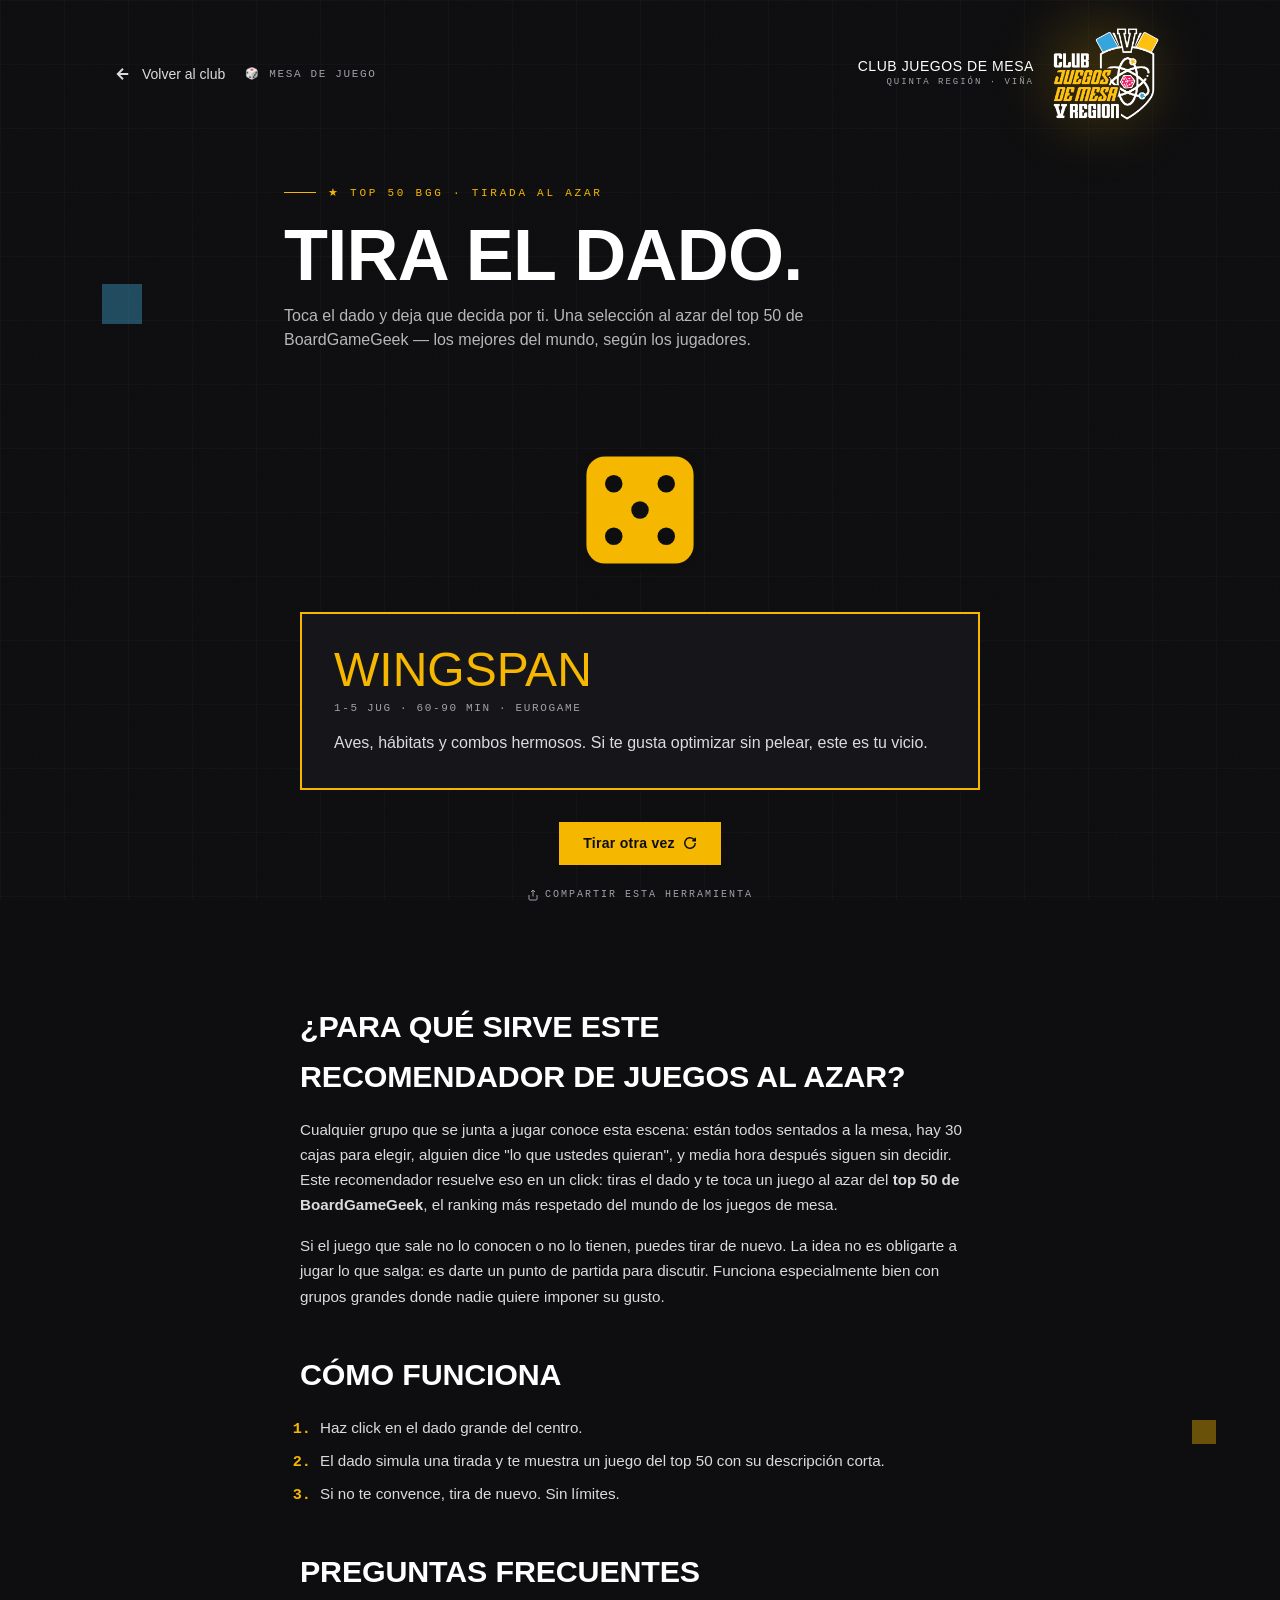
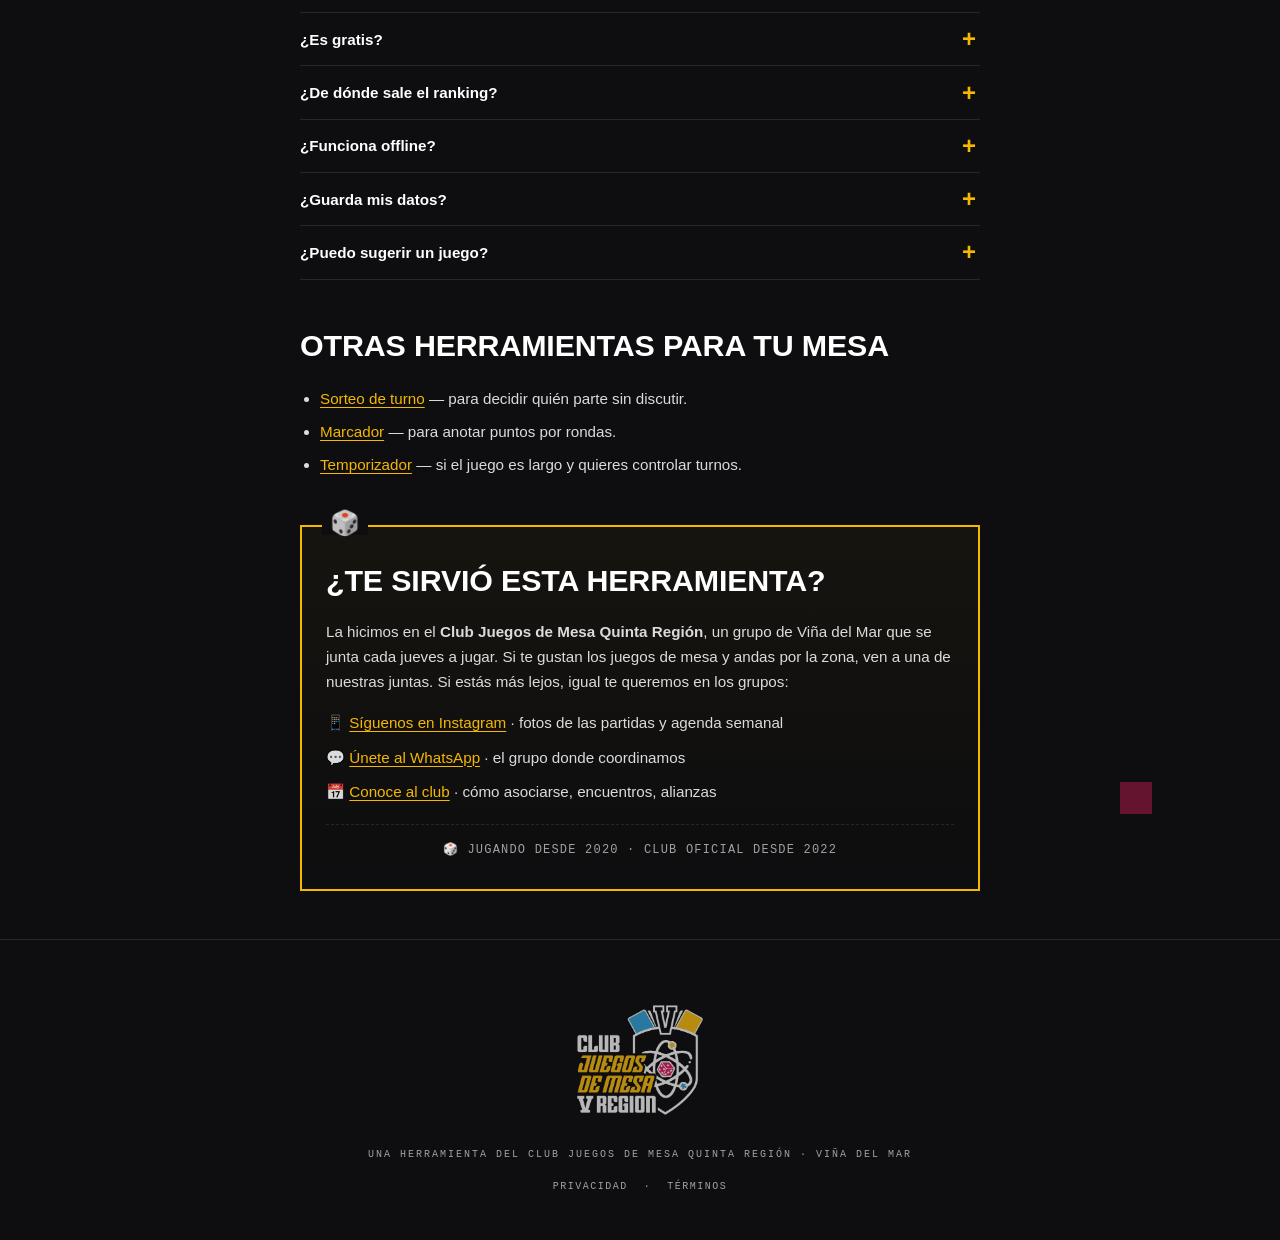
<file: dado.html>
<!DOCTYPE html>
<html lang="es">
<head>
<meta charset="UTF-8" />
<meta http-equiv="Content-Security-Policy" content="default-src 'self'; script-src 'self' 'unsafe-inline'; style-src 'self' 'unsafe-inline' https://fonts.googleapis.com; font-src https://fonts.gstatic.com; img-src 'self' data: blob:; connect-src 'self'; manifest-src 'self'; worker-src 'self'; object-src 'none'; base-uri 'self'; form-action 'none'" />
<meta name="viewport" content="width=device-width, initial-scale=1.0" />
<meta name="theme-color" content="#0E0E10" />
<title>Recomendador de juegos de mesa al azar · Top 50 BGG · CJMVR</title>
<meta name="description" content="¿Qué juego elegir esta noche? Tira el dado y recibe una recomendación al azar del top 50 de BoardGameGeek. Gratis y sin registro." />
<meta name="robots" content="index, follow" />
<link rel="canonical" href="https://fcaneo.github.io/CJMVR/dado.html" />

<!-- OG -->
<meta property="og:title" content="Tira el dado · Recomendador de juegos al azar" />
<meta property="og:description" content="¿No saben a qué jugar? Tira el dado y deja que el azar elija un juego del top 50 de BoardGameGeek." />
<meta property="og:type" content="website" />
<meta property="og:url" content="https://fcaneo.github.io/CJMVR/dado.html" />
<meta property="og:image" content="https://fcaneo.github.io/CJMVR/assets/images/og-image.png" />
<meta property="og:image:alt" content="Tira el dado — recomendador de juegos de mesa al azar" />
<meta property="og:image:width" content="1200" />
<meta property="og:image:height" content="630" />
<meta property="og:site_name" content="Club Juegos de Mesa Quinta Región" />
<meta property="og:locale" content="es_CL" />
<meta property="og:locale:alternate" content="es_ES" />
<meta property="og:locale:alternate" content="es_MX" />
<meta property="og:locale:alternate" content="es_AR" />

<!-- Twitter -->
<meta name="twitter:card" content="summary_large_image" />
<meta name="twitter:title" content="Tira el dado · Recomendador de juegos al azar" />
<meta name="twitter:description" content="¿No saben a qué jugar? El azar decide del top 50 de BoardGameGeek. Gratis, sin registro." />
<meta name="twitter:image" content="https://fcaneo.github.io/CJMVR/assets/images/og-image.png" />

<!-- Schema.org: WebApplication + BreadcrumbList -->
<script type="application/ld+json">
{
  "@context": "https://schema.org",
  "@type": "WebApplication",
  "name": "Recomendador de juegos de mesa al azar",
  "alternateName": "Tira el dado",
  "url": "https://fcaneo.github.io/CJMVR/dado.html",
  "description": "Aplicación web que recomienda un juego de mesa al azar del top 50 de BoardGameGeek. Pensada para grupos indecisos: tiras el dado y dejas que el azar elija qué jugar esta noche.",
  "applicationCategory": "GameApplication",
  "applicationSubCategory": "Random Generator",
  "operatingSystem": "Any (web browser)",
  "browserRequirements": "Requires JavaScript",
  "inLanguage": "es",
  "isAccessibleForFree": true,
  "offers": {
    "@type": "Offer",
    "price": "0",
    "priceCurrency": "CLP"
  },
  "publisher": {
    "@type": "Organization",
    "name": "Club Juegos de Mesa Quinta Región",
    "url": "https://fcaneo.github.io/CJMVR/"
  }
}
</script>
<script type="application/ld+json">
{
  "@context": "https://schema.org",
  "@type": "BreadcrumbList",
  "itemListElement": [
    { "@type": "ListItem", "position": 1, "name": "Club Juegos de Mesa Quinta Región", "item": "https://fcaneo.github.io/CJMVR/" },
    { "@type": "ListItem", "position": 2, "name": "Mesa de juego", "item": "https://fcaneo.github.io/CJMVR/mesa.html" },
    { "@type": "ListItem", "position": 3, "name": "Tira el dado", "item": "https://fcaneo.github.io/CJMVR/dado.html" }
  ]
}
</script>

<!-- Favicon -->
<link rel="icon" type="image/svg+xml" href="data:image/svg+xml,%3Csvg xmlns='http://www.w3.org/2000/svg' viewBox='0 0 64 64'%3E%3Crect x='6' y='6' width='52' height='52' rx='10' fill='%23F5B700' stroke='%230E0E10' stroke-width='4'/%3E%3Ccircle cx='20' cy='20' r='5' fill='%230E0E10'/%3E%3Ccircle cx='44' cy='20' r='5' fill='%230E0E10'/%3E%3Ccircle cx='32' cy='32' r='5' fill='%230E0E10'/%3E%3Ccircle cx='20' cy='44' r='5' fill='%230E0E10'/%3E%3Ccircle cx='44' cy='44' r='5' fill='%230E0E10'/%3E%3C/svg%3E" />

<link rel="preconnect" href="https://fonts.googleapis.com">
<link rel="preconnect" href="https://fonts.gstatic.com" crossorigin>
<link href="https://fonts.googleapis.com/css2?family=Anton&family=DM+Sans:opsz,wght@9..40,400;9..40,500;9..40,700&family=Space+Mono:wght@400;700&display=swap" rel="stylesheet">

<link rel="stylesheet" href="assets/tools.css">

<!-- PWA -->
<link rel="manifest" href="manifest.json">
<link rel="apple-touch-icon" href="assets/icon-180.png">
<meta name="apple-mobile-web-app-capable" content="yes">
<meta name="apple-mobile-web-app-status-bar-style" content="black-translucent">
<meta name="apple-mobile-web-app-title" content="CJMVR">
<meta name="mobile-web-app-capable" content="yes">
<script defer src="assets/register-sw.js"></script>

<style>
  /* Específico del dado */
  .dice-stage {
    text-align: center;
    padding: 3rem 1rem 2rem;
  }

  .dice-big {
    width: 140px;
    height: 140px;
    margin: 0 auto 2rem;
    cursor: pointer;
    transition: transform 0.3s cubic-bezier(0.2, 0.8, 0.2, 1);
    /* Reset de button para que el SVG se vea limpio */
    background: transparent;
    border: none;
    padding: 0;
    display: block;
    -webkit-appearance: none;
    appearance: none;
  }
  .dice-big:hover { transform: scale(1.05); }
  .dice-big:active { transform: scale(0.95); }
  .dice-big:focus { outline: none; }
  .dice-big:focus-visible {
    outline: 2px solid var(--gold);
    outline-offset: 8px;
    border-radius: 12px;
  }

  @keyframes diceTumble {
    0% { transform: rotate(0deg) scale(1); }
    25% { transform: rotate(180deg) scale(1.2); }
    50% { transform: rotate(360deg) scale(0.9); }
    75% { transform: rotate(540deg) scale(1.1); }
    100% { transform: rotate(720deg) scale(1); }
  }
  .dice-tumble { animation: diceTumble 1s cubic-bezier(0.4, 0.2, 0.2, 1); }

  .result-card {
    position: relative;
    background: var(--ink-soft);
    border: 2px solid var(--gold);
    padding: 2rem;
    margin-top: 1.5rem;
    text-align: left;
    overflow: hidden;
  }

  /* Glow del borde al aparecer */
  @keyframes borderGlow {
    0% { box-shadow: 0 0 0 0 rgba(245, 183, 0, 0.6); }
    50% { box-shadow: 0 0 30px 8px rgba(245, 183, 0, 0.2); }
    100% { box-shadow: 0 0 0 0 rgba(245, 183, 0, 0); }
  }

  /* Efecto barrido cuando se revela */
  .result-card::before {
    content: "";
    position: absolute;
    inset: 0;
    background: linear-gradient(
      90deg,
      transparent 0%,
      rgba(245, 183, 0, 0.15) 50%,
      transparent 100%
    );
    transform: translateX(-100%);
    pointer-events: none;
  }

  .result-card.revealed {
    animation: borderGlow 1.2s ease-out;
  }
  .result-card.revealed::before {
    animation: sweep 0.9s cubic-bezier(0.4, 0.2, 0.2, 1);
  }

  @keyframes sweep {
    0% { transform: translateX(-100%); }
    100% { transform: translateX(100%); }
  }

  .result-name {
    font-family: 'Anton', sans-serif;
    text-transform: uppercase;
    font-size: clamp(2rem, 5vw, 3rem);
    color: var(--gold);
    line-height: 1;
    margin-bottom: 0.5rem;
    opacity: 0;
    transform: translateY(20px);
    transition: opacity 0.5s cubic-bezier(0.2, 0.8, 0.2, 1), transform 0.5s cubic-bezier(0.2, 0.8, 0.2, 1);
  }

  .result-meta {
    font-family: 'Space Mono', monospace;
    font-size: 11px;
    letter-spacing: 0.15em;
    text-transform: uppercase;
    color: var(--dim);
    margin-bottom: 1rem;
    opacity: 0;
    transform: translateY(15px);
    transition: opacity 0.5s cubic-bezier(0.2, 0.8, 0.2, 1) 0.15s, transform 0.5s cubic-bezier(0.2, 0.8, 0.2, 1) 0.15s;
  }

  .result-blurb {
    color: rgba(255,255,255,0.85);
    line-height: 1.6;
    opacity: 0;
    transform: translateY(15px);
    transition: opacity 0.5s cubic-bezier(0.2, 0.8, 0.2, 1) 0.3s, transform 0.5s cubic-bezier(0.2, 0.8, 0.2, 1) 0.3s;
  }

  /* Cuando la card está "in" todo aparece con stagger */
  .result-card.revealed .result-name,
  .result-card.revealed .result-meta,
  .result-card.revealed .result-blurb {
    opacity: 1;
    transform: translateY(0);
  }

  /* Efecto pulso muy sutil en el nombre tras revelar */
  @keyframes nameImpact {
    0% { transform: translateY(0) scale(1); }
    40% { transform: translateY(-4px) scale(1.04); }
    100% { transform: translateY(0) scale(1); }
  }
  .result-card.revealed .result-name {
    animation: nameImpact 0.6s cubic-bezier(0.2, 0.8, 0.2, 1) 0.05s;
  }

  .actions {
    display: flex;
    gap: 0.75rem;
    flex-wrap: wrap;
    margin-top: 2rem;
    justify-content: center;
  }

  .share-link {
    display: inline-flex;
    align-items: center;
    gap: 6px;
    margin-top: 1.5rem;
    color: var(--dim);
    text-decoration: none;
    font-family: 'Space Mono', monospace;
    font-size: 10px;
    letter-spacing: 0.2em;
    text-transform: uppercase;
    transition: color 0.2s ease;
    background: none;
    border: none;
    cursor: pointer;
  }
  .share-link:hover { color: var(--gold); }
</style>
</head>
<body>

<div class="grid-bg"></div>

<!-- Floaters -->
<div class="floater" style="top: 10%; left: 8%; width: 40px; height: 40px; background: var(--cyan); --r: 12deg;"></div>
<div class="floater" style="bottom: 15%; right: 10%; width: 32px; height: 32px; background: var(--magenta); --r: -10deg; animation-delay: 1.5s;"></div>
<div class="floater" style="top: 50%; right: 5%; width: 24px; height: 24px; background: var(--gold); --r: 45deg; animation-delay: 0.7s;"></div>

<header class="tool-header">
  <div class="tool-nav">
    <a href="./" class="tool-back">
      <svg viewBox="0 0 24 24" fill="none" stroke="currentColor" stroke-width="2.5"><path d="M19 12H5M12 5l-7 7 7 7"/></svg>
      Volver al club
    </a>
    <a href="mesa.html" class="tool-link">
      🎲 Mesa de juego
    </a>
  </div>
  <a href="./" class="tool-brand" aria-label="Volver al sitio del Club Juegos de Mesa Quinta Región">
    <span class="text">
      <span class="name">Club Juegos de Mesa</span>
      <span class="sub">Quinta Región · Viña</span>
    </span>
    <img src="assets/logo/cjmvr-logo-blanco.png" alt="" class="brand-logo" width="880" height="886" />
  </a>
</header>

<main class="tool-main">
  <div class="tool-eyebrow gold">★ Top 50 BGG · Tirada al azar</div>
  <h1 class="tool-title">Tira el dado.</h1>
  <p class="tool-subtitle">Toca el dado y deja que decida por ti. Una selección al azar del top 50 de BoardGameGeek — los mejores del mundo, según los jugadores.</p>

  <div class="dice-stage">
    <button id="dice-trigger" class="dice-big" aria-label="Tirar el dado">
      <svg viewBox="0 0 64 64" fill="none">
        <rect x="6" y="6" width="52" height="52" rx="10" fill="var(--gold)" stroke="var(--ink)" stroke-width="3"/>
        <circle cx="20" cy="20" r="4" fill="var(--ink)"/>
        <circle cx="44" cy="20" r="4" fill="var(--ink)"/>
        <circle cx="32" cy="32" r="4" fill="var(--ink)"/>
        <circle cx="20" cy="44" r="4" fill="var(--ink)"/>
        <circle cx="44" cy="44" r="4" fill="var(--ink)"/>
      </svg>
    </button>

    <div id="result" hidden>
      <div class="result-card">
        <div id="r-name" class="result-name">—</div>
        <div id="r-meta" class="result-meta">—</div>
        <div id="r-blurb" class="result-blurb">—</div>
      </div>

      <div class="actions">
        <button id="reroll" class="btn btn-primary">
          Tirar otra vez
          <svg width="14" height="14" viewBox="0 0 24 24" fill="none" stroke="currentColor" stroke-width="2.5"><path d="M21 12a9 9 0 11-3-6.7L21 8M21 3v5h-5"/></svg>
        </button>
      </div>

      <div style="text-align: center;">
        <button id="share" class="share-link" type="button">
          <svg width="12" height="12" viewBox="0 0 24 24" fill="none" stroke="currentColor" stroke-width="2"><path d="M4 12v8a2 2 0 002 2h12a2 2 0 002-2v-8M16 6l-4-4-4 4M12 2v13"/></svg>
          <span id="share-label">Compartir esta herramienta</span>
        </button>
      </div>
    </div>
  </div>
</main>

<!-- === Contenido SEO === -->
<section class="seo-section" aria-labelledby="seo-h2">
  <h2 id="seo-h2">¿Para qué sirve este recomendador de juegos al azar?</h2>
  <p>Cualquier grupo que se junta a jugar conoce esta escena: están todos sentados a la mesa, hay 30 cajas para elegir, alguien dice "lo que ustedes quieran", y media hora después siguen sin decidir. Este recomendador resuelve eso en un click: tiras el dado y te toca un juego al azar del <strong>top 50 de BoardGameGeek</strong>, el ranking más respetado del mundo de los juegos de mesa.</p>
  <p>Si el juego que sale no lo conocen o no lo tienen, puedes tirar de nuevo. La idea no es obligarte a jugar lo que salga: es darte un punto de partida para discutir. Funciona especialmente bien con grupos grandes donde nadie quiere imponer su gusto.</p>

  <h2>Cómo funciona</h2>
  <ol>
    <li>Haz click en el dado grande del centro.</li>
    <li>El dado simula una tirada y te muestra un juego del top 50 con su descripción corta.</li>
    <li>Si no te convence, tira de nuevo. Sin límites.</li>
  </ol>

  <h2>Preguntas frecuentes</h2>
  <div class="seo-faq">
    <details>
      <summary>¿Es gratis?</summary>
      <p>Sí. 100% gratis y sin registro.</p>
    </details>
    <details>
      <summary>¿De dónde sale el ranking?</summary>
      <p>Del top 50 oficial de BoardGameGeek (BGG). Las descripciones cortas están escritas por nosotros para que sean útiles y rápidas de leer.</p>
    </details>
    <details>
      <summary>¿Funciona offline?</summary>
      <p>Una vez cargada la página, sí. Los datos están embebidos; no hay llamadas a APIs externas.</p>
    </details>
    <details>
      <summary>¿Guarda mis datos?</summary>
      <p>No guarda nada. Sin analytics, sin cookies, sin servidor.</p>
    </details>
    <details>
      <summary>¿Puedo sugerir un juego?</summary>
      <p>La lista es fija por ahora. Si quieres sugerir cambios, escríbenos por <a href="https://www.instagram.com/clubjuegosdemesaquintaregion">Instagram</a>.</p>
    </details>
  </div>

  <h2>Otras herramientas para tu mesa</h2>
  <ul>
    <li><a href="sorteo.html">Sorteo de turno</a> — para decidir quién parte sin discutir.</li>
    <li><a href="marcador.html">Marcador</a> — para anotar puntos por rondas.</li>
    <li><a href="temporizador.html">Temporizador</a> — si el juego es largo y quieres controlar turnos.</li>
  </ul>

  <!-- Bloque "Conoce al club" -->
  <div class="club-card">
    <h2>¿Te sirvió esta herramienta?</h2>
    <p>La hicimos en el <strong>Club Juegos de Mesa Quinta Región</strong>, un grupo de Viña del Mar que se junta cada jueves a jugar. Si te gustan los juegos de mesa y andas por la zona, ven a una de nuestras juntas. Si estás más lejos, igual te queremos en los grupos:</p>
    <ul>
      <li>📱 <a href="https://www.instagram.com/clubjuegosdemesaquintaregion">Síguenos en Instagram</a> · fotos de las partidas y agenda semanal</li>
      <li>💬 <a href="https://chat.whatsapp.com/GYmennwlxbxDE3G6Ljhrbh">Únete al WhatsApp</a> · el grupo donde coordinamos</li>
      <li>📅 <a href="./">Conoce al club</a> · cómo asociarse, encuentros, alianzas</li>
    </ul>
    <span class="club-tagline">🎲 Jugando desde 2020 · Club oficial desde 2022</span>
  </div>
</section>

<!-- Schema FAQPage para rich snippets -->
<script type="application/ld+json">
{
  "@context": "https://schema.org",
  "@type": "FAQPage",
  "mainEntity": [
    {
      "@type": "Question",
      "name": "¿Es gratis el recomendador de juegos al azar?",
      "acceptedAnswer": { "@type": "Answer", "text": "Sí. 100% gratis y sin registro." }
    },
    {
      "@type": "Question",
      "name": "¿De dónde sale el ranking de juegos?",
      "acceptedAnswer": { "@type": "Answer", "text": "Del top 50 oficial de BoardGameGeek (BGG). Las descripciones cortas están escritas por nosotros para que sean útiles y rápidas de leer." }
    },
    {
      "@type": "Question",
      "name": "¿Funciona offline?",
      "acceptedAnswer": { "@type": "Answer", "text": "Una vez cargada la página, sí. Los datos están embebidos; no hay llamadas a APIs externas." }
    },
    {
      "@type": "Question",
      "name": "¿Guarda mis datos?",
      "acceptedAnswer": { "@type": "Answer", "text": "No guarda nada. Sin analytics, sin cookies, sin servidor." }
    },
    {
      "@type": "Question",
      "name": "¿Puedo sugerir un juego para la lista?",
      "acceptedAnswer": { "@type": "Answer", "text": "La lista es fija por ahora. Si quieres sugerir cambios, escríbenos por Instagram (@clubjuegosdemesaquintaregion)." }
    }
  ]
}
</script>

<footer class="tool-footer">
  <div class="footer-content">
    <a href="./" aria-label="Volver al Club Juegos de Mesa Quinta Región">
      <img src="assets/logo/cjmvr-logo-blanco.png" alt="" class="footer-logo" width="880" height="886" loading="lazy" decoding="async" />
    </a>
    <span class="footer-tag">
      Una herramienta del <a href="./">Club Juegos de Mesa Quinta Región</a> · Viña del Mar
    </span>
    <div class="footer-legal">
      <a href="privacidad.html">Privacidad</a>
      <span>·</span>
      <a href="terminos.html">Términos</a>
    </div>
  </div>
</footer>

<script src="assets/juegos.js"></script>
<script>
  // Top 50 BGG (filtrado: sin secuelas/expansiones del mismo IP)
  const juegos = window.CJMVR_JUEGOS || [];

  const trigger = document.getElementById('dice-trigger');
  const reroll = document.getElementById('reroll');
  const result = document.getElementById('result');
  const nameEl = document.getElementById('r-name');
  const metaEl = document.getElementById('r-meta');
  const blurbEl = document.getElementById('r-blurb');
  const shareBtn = document.getElementById('share');
  const shareLabel = document.getElementById('share-label');

  let lastIndex = -1;
  const resultCard = result.querySelector('.result-card');

  function tirar() {
    trigger.classList.remove('dice-tumble');
    void trigger.offsetWidth;
    trigger.classList.add('dice-tumble');

    // Si ya estaba revelado, "reseteo" la animación quitando la clase
    resultCard.classList.remove('revealed');

    setTimeout(() => {
      // Evita repetir el mismo dos veces seguidas
      let i = Math.floor(Math.random() * juegos.length);
      if (i === lastIndex && juegos.length > 1) {
        i = (i + 1) % juegos.length;
      }
      lastIndex = i;
      const j = juegos[i];
      nameEl.textContent = j.name;
      metaEl.textContent = j.meta;
      blurbEl.textContent = j.blurb;
      result.hidden = false;
      // Force reflow para re-disparar animación
      void resultCard.offsetWidth;
      resultCard.classList.add('revealed');
    }, 900);
  }

  trigger.addEventListener('click', tirar);
  reroll.addEventListener('click', tirar);

  // Compartir
  shareBtn.addEventListener('click', async () => {
    const url = 'https://fcaneo.github.io/CJMVR/dado.html';
    const data = {
      title: 'Tira el dado · Top 50 BGG',
      text: '¿Qué jugamos hoy? Tira el dado.',
      url: url
    };
    try {
      if (navigator.share) {
        await navigator.share(data);
      } else if (navigator.clipboard) {
        await navigator.clipboard.writeText(url);
        shareLabel.textContent = '¡Link copiado!';
        setTimeout(() => { shareLabel.textContent = 'Compartir esta herramienta'; }, 2000);
      }
    } catch (e) { /* usuario canceló */ }
  });

  // Tirar al cargar para que el primer dado ya tenga resultado
  setTimeout(tirar, 300);
</script>

</body>
</html>
</file>
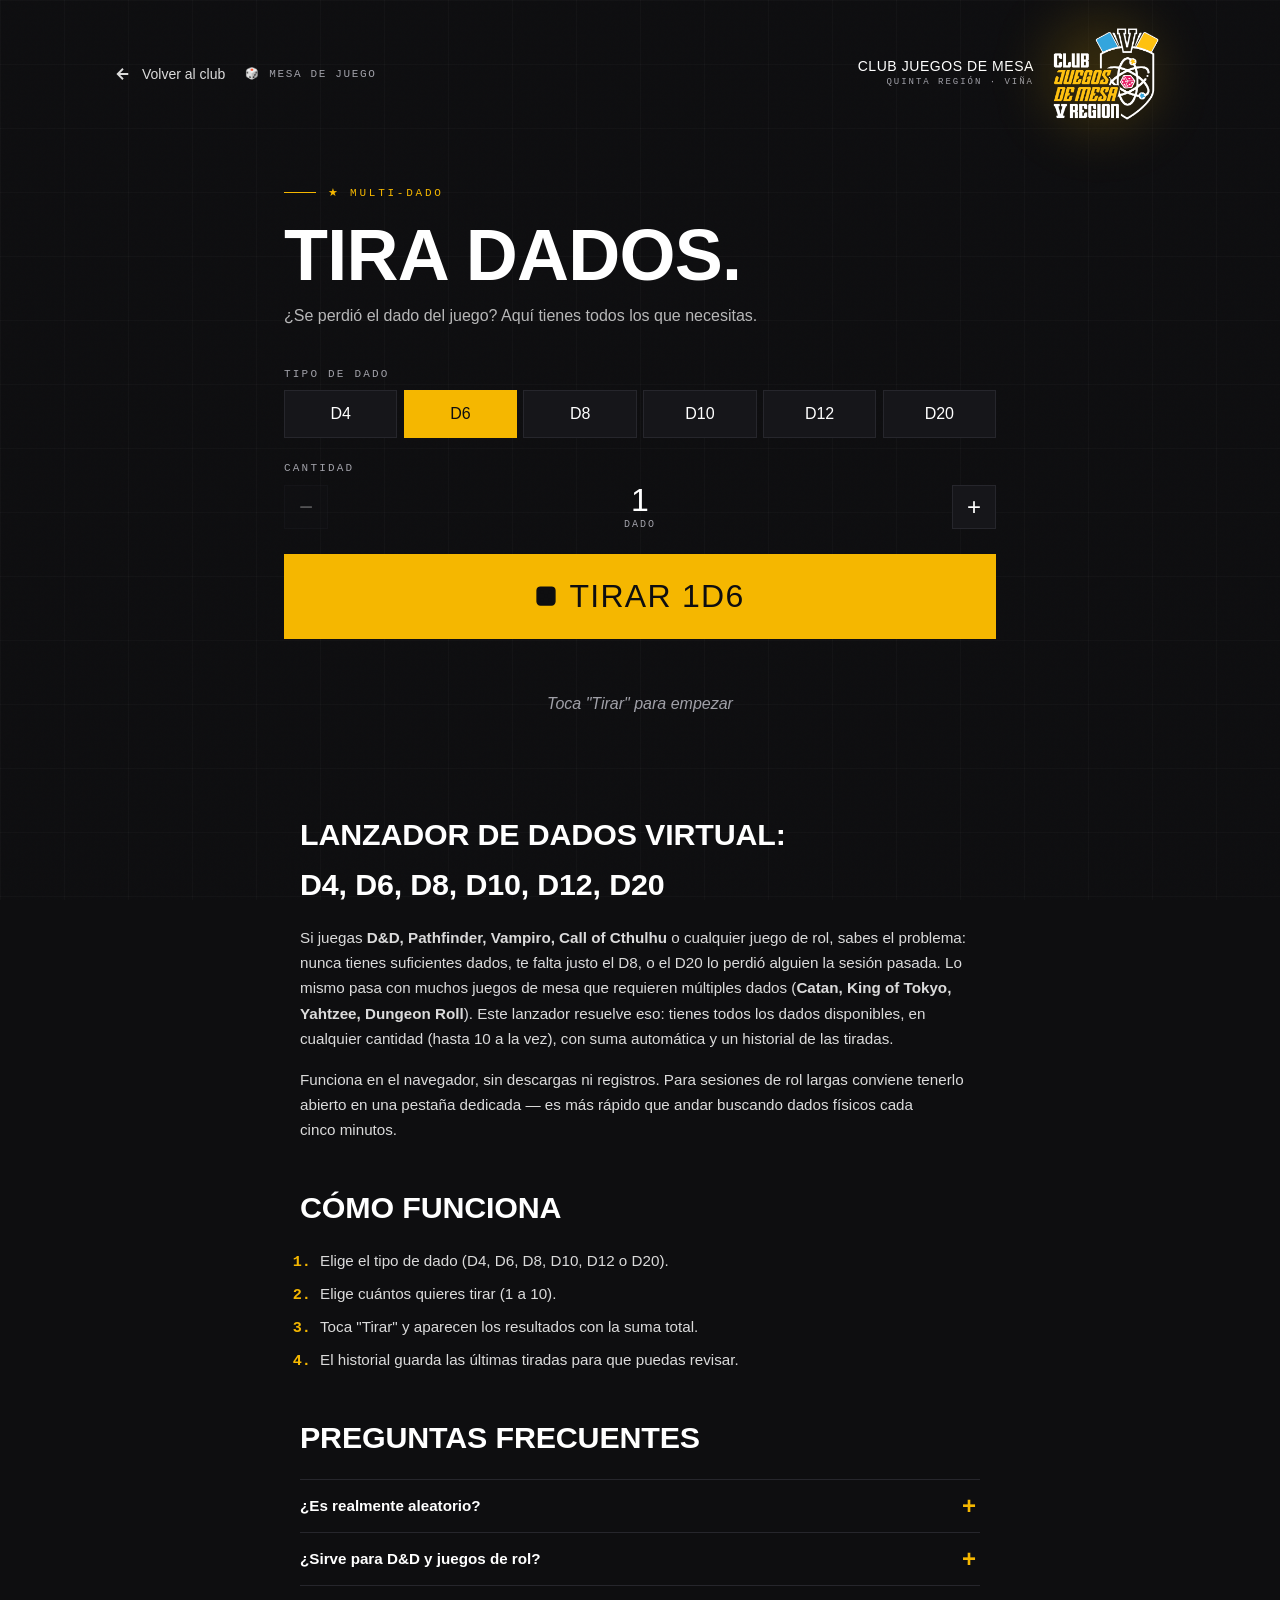
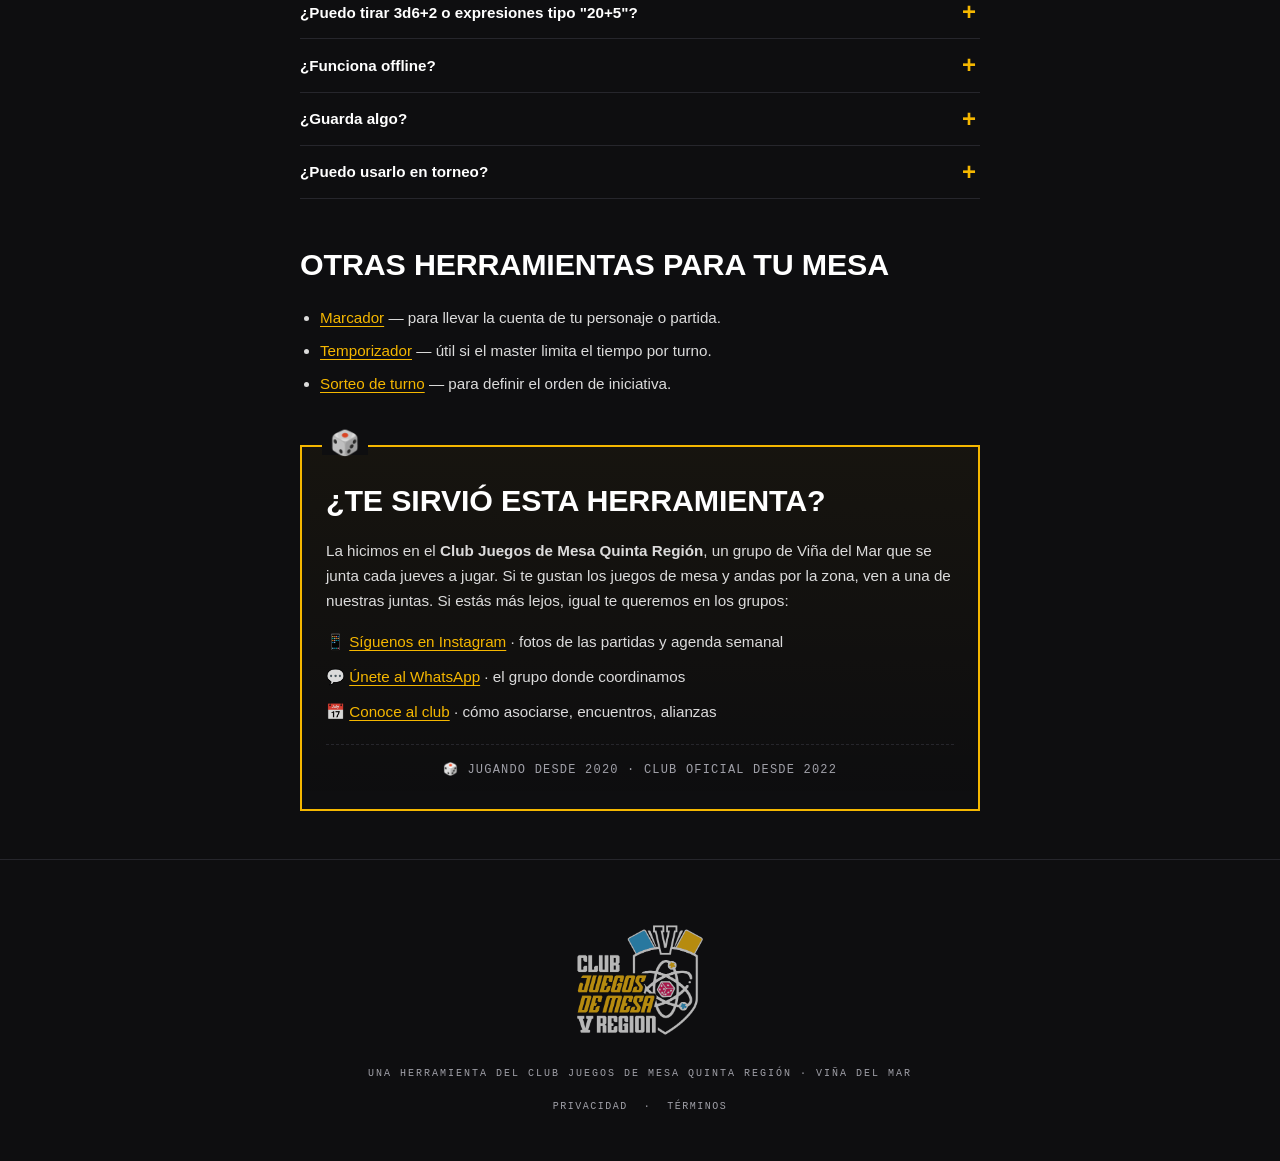
<file: dados.html>
<!DOCTYPE html>
<html lang="es">
<head>
<meta charset="UTF-8" />
<meta http-equiv="Content-Security-Policy" content="default-src 'self'; script-src 'self' 'unsafe-inline'; style-src 'self' 'unsafe-inline' https://fonts.googleapis.com; font-src https://fonts.gstatic.com; img-src 'self' data: blob:; connect-src 'self'; manifest-src 'self'; worker-src 'self'; object-src 'none'; base-uri 'self'; form-action 'none'" />
<meta name="viewport" content="width=device-width, initial-scale=1.0" />
<meta name="theme-color" content="#0E0E10" />
<title>Tirar dados online · D4, D6, D8, D10, D12, D20 · CJMVR</title>
<meta name="description" content="Lanzador de dados virtual para D&D, juegos de rol y juegos de mesa. Hasta 10 dados a la vez con suma automática e historial. Gratis y sin registro." />
<meta name="robots" content="index, follow" />
<link rel="canonical" href="https://fcaneo.github.io/CJMVR/dados.html" />

<meta property="og:title" content="Tirar dados online · D4, D6, D8, D10, D12, D20" />
<meta property="og:description" content="Lanzador de dados virtual para D&D, juegos de mesa y rol. Hasta 10 dados a la vez con suma automática e historial. Gratis." />
<meta property="og:type" content="website" />
<meta property="og:url" content="https://fcaneo.github.io/CJMVR/dados.html" />
<meta property="og:image" content="https://fcaneo.github.io/CJMVR/assets/images/og-image.png" />
<meta property="og:image:alt" content="Lanzador de dados online D4 a D20" />
<meta property="og:image:width" content="1200" />
<meta property="og:image:height" content="630" />
<meta property="og:site_name" content="Club Juegos de Mesa Quinta Región" />
<meta property="og:locale" content="es_CL" />
<meta property="og:locale:alternate" content="es_ES" />
<meta property="og:locale:alternate" content="es_MX" />
<meta property="og:locale:alternate" content="es_AR" />

<!-- Twitter -->
<meta name="twitter:card" content="summary_large_image" />
<meta name="twitter:title" content="Tirar dados online · D4, D6, D8, D10, D12, D20" />
<meta name="twitter:description" content="Lanzador de dados para D&D, rol y juegos de mesa. Hasta 10 dados con suma e historial." />
<meta name="twitter:image" content="https://fcaneo.github.io/CJMVR/assets/images/og-image.png" />

<!-- Schema.org: WebApplication + BreadcrumbList -->
<script type="application/ld+json">
{
  "@context": "https://schema.org",
  "@type": "WebApplication",
  "name": "Tirar dados online (D4 a D20)",
  "alternateName": "Lanzador de dados virtual",
  "url": "https://fcaneo.github.io/CJMVR/dados.html",
  "description": "Lanzador de dados virtual para D&D, juegos de rol, juegos de mesa o cualquier situación. Soporta D4, D6, D8, D10, D12 y D20, hasta 10 dados a la vez con suma automática e historial.",
  "applicationCategory": "GameApplication",
  "applicationSubCategory": "Dice Roller",
  "operatingSystem": "Any (web browser)",
  "browserRequirements": "Requires JavaScript",
  "inLanguage": "es",
  "isAccessibleForFree": true,
  "featureList": [
    "Dados D4, D6, D8, D10, D12, D20",
    "Hasta 10 dados a la vez",
    "Suma automática",
    "Historial de tiradas"
  ],
  "keywords": "dados online, lanzador de dados, D&D dados, dados rol, D20 online, tirar dados gratis",
  "offers": {
    "@type": "Offer",
    "price": "0",
    "priceCurrency": "CLP"
  },
  "publisher": {
    "@type": "Organization",
    "name": "Club Juegos de Mesa Quinta Región",
    "url": "https://fcaneo.github.io/CJMVR/"
  }
}
</script>
<script type="application/ld+json">
{
  "@context": "https://schema.org",
  "@type": "BreadcrumbList",
  "itemListElement": [
    { "@type": "ListItem", "position": 1, "name": "Club Juegos de Mesa Quinta Región", "item": "https://fcaneo.github.io/CJMVR/" },
    { "@type": "ListItem", "position": 2, "name": "Mesa de juego", "item": "https://fcaneo.github.io/CJMVR/mesa.html" },
    { "@type": "ListItem", "position": 3, "name": "Tirar dados", "item": "https://fcaneo.github.io/CJMVR/dados.html" }
  ]
}
</script>

<link rel="icon" type="image/svg+xml" href="data:image/svg+xml,%3Csvg xmlns='http://www.w3.org/2000/svg' viewBox='0 0 64 64'%3E%3Crect x='6' y='6' width='52' height='52' rx='10' fill='%23F5B700' stroke='%230E0E10' stroke-width='4'/%3E%3Ccircle cx='20' cy='20' r='5' fill='%230E0E10'/%3E%3Ccircle cx='44' cy='20' r='5' fill='%230E0E10'/%3E%3Ccircle cx='32' cy='32' r='5' fill='%230E0E10'/%3E%3Ccircle cx='20' cy='44' r='5' fill='%230E0E10'/%3E%3Ccircle cx='44' cy='44' r='5' fill='%230E0E10'/%3E%3C/svg%3E" />

<link rel="preconnect" href="https://fonts.googleapis.com">
<link rel="preconnect" href="https://fonts.gstatic.com" crossorigin>
<link href="https://fonts.googleapis.com/css2?family=Anton&family=DM+Sans:opsz,wght@9..40,400;9..40,500;9..40,700&family=Space+Mono:wght@400;700&display=swap" rel="stylesheet">

<link rel="stylesheet" href="assets/tools.css">

<!-- PWA -->
<link rel="manifest" href="manifest.json">
<link rel="apple-touch-icon" href="assets/icon-180.png">
<meta name="apple-mobile-web-app-capable" content="yes">
<meta name="apple-mobile-web-app-status-bar-style" content="black-translucent">
<meta name="apple-mobile-web-app-title" content="CJMVR">
<meta name="mobile-web-app-capable" content="yes">
<script defer src="assets/register-sw.js"></script>

<style>
  .config-section { margin-bottom: 1.5rem; }

  .label {
    font-family: 'Space Mono', monospace;
    font-size: 11px;
    letter-spacing: 0.2em;
    text-transform: uppercase;
    color: var(--dim);
    margin-bottom: 0.65rem;
  }

  /* Selector de tipo de dado */
  .dice-type-row {
    display: grid;
    grid-template-columns: repeat(6, 1fr);
    gap: 0.4rem;
  }
  .dice-type-btn {
    background: var(--ink-soft);
    border: 1px solid var(--ink-line);
    color: var(--paper);
    padding: 0.85rem 0.4rem;
    font-family: 'Anton', sans-serif;
    font-size: 16px;
    cursor: pointer;
    transition: all 0.15s ease;
    text-transform: uppercase;
  }
  .dice-type-btn:hover { border-color: var(--gold); color: var(--gold); }
  .dice-type-btn.active {
    background: var(--gold);
    color: var(--ink);
    border-color: var(--gold);
  }

  /* Selector de cantidad */
  .count-row {
    display: flex;
    align-items: center;
    gap: 0.75rem;
  }
  .count-btn {
    width: 44px;
    height: 44px;
    background: var(--ink-soft);
    border: 1px solid var(--ink-line);
    color: var(--paper);
    font-size: 24px;
    cursor: pointer;
    transition: all 0.15s ease;
  }
  .count-btn:hover { border-color: var(--gold); color: var(--gold); }
  .count-btn:disabled { opacity: 0.3; cursor: not-allowed; }
  .count-display {
    flex: 1;
    text-align: center;
    font-family: 'Anton', sans-serif;
    font-size: 32px;
    color: var(--paper);
    line-height: 1;
  }
  .count-display .count-label-mini {
    display: block;
    font-family: 'Space Mono', monospace;
    font-size: 10px;
    letter-spacing: 0.2em;
    color: var(--dim);
    margin-top: 4px;
    text-transform: uppercase;
  }

  /* Botón TIRAR gigante */
  .roll-btn {
    width: 100%;
    padding: 1.5rem;
    background: var(--gold);
    color: var(--ink);
    border: none;
    font-family: 'Anton', sans-serif;
    text-transform: uppercase;
    font-size: clamp(1.4rem, 5vw, 2rem);
    letter-spacing: 0.04em;
    cursor: pointer;
    transition: all 0.15s ease;
    margin-bottom: 1.5rem;
    display: flex;
    align-items: center;
    justify-content: center;
    gap: 12px;
  }
  .roll-btn:hover { background: #ffce40; transform: translateY(-2px); }
  .roll-btn:active { transform: translateY(0) scale(0.98); }

  /* Resultado actual */
  .result-area {
    margin-bottom: 2rem;
  }

  .dice-result-grid {
    display: flex;
    flex-wrap: wrap;
    gap: 0.65rem;
    justify-content: center;
    margin-bottom: 1.25rem;
    min-height: 80px;
  }

  .die {
    width: 70px;
    height: 70px;
    background: var(--ink-soft);
    border: 2px solid var(--gold);
    color: var(--gold);
    display: flex;
    align-items: center;
    justify-content: center;
    font-family: 'Anton', sans-serif;
    font-size: 32px;
    line-height: 1;
    border-radius: 8px;
    position: relative;
  }

  /* Animación de la tirada (rolling) */
  @keyframes diceRoll {
    0% { transform: rotate(0deg) scale(1); }
    25% { transform: rotate(180deg) scale(1.15); }
    50% { transform: rotate(360deg) scale(0.9); }
    75% { transform: rotate(540deg) scale(1.1); }
    100% { transform: rotate(720deg) scale(1); }
  }
  .die.rolling {
    animation: diceRoll 0.8s cubic-bezier(0.4, 0.2, 0.2, 1);
  }

  /* Reveal final con fade */
  @keyframes diceLand {
    0% { transform: scale(0.5); opacity: 0; }
    50% { transform: scale(1.2); opacity: 1; }
    100% { transform: scale(1); opacity: 1; }
  }
  .die.landed {
    animation: diceLand 0.4s cubic-bezier(0.2, 0.8, 0.2, 1);
  }

  /* Dado crítico (mejor o peor resultado posible) */
  .die.crit {
    background: var(--gold);
    color: var(--ink);
    box-shadow: 0 0 20px rgba(245, 183, 0, 0.5);
  }
  .die.crit-fail {
    background: var(--ink-soft);
    color: var(--magenta);
    border-color: var(--magenta);
  }

  .die-label {
    position: absolute;
    bottom: -18px;
    left: 50%;
    transform: translateX(-50%);
    font-family: 'Space Mono', monospace;
    font-size: 9px;
    color: var(--dim);
    letter-spacing: 0.1em;
    white-space: nowrap;
  }

  /* Suma total */
  .sum-display {
    text-align: center;
    padding: 1rem;
    background: var(--ink-soft);
    border-top: 2px solid var(--gold);
  }
  .sum-label {
    font-family: 'Space Mono', monospace;
    font-size: 10px;
    letter-spacing: 0.25em;
    text-transform: uppercase;
    color: var(--dim);
    margin-bottom: 0.35rem;
  }
  .sum-value {
    font-family: 'Anton', sans-serif;
    font-size: clamp(2.5rem, 8vw, 3.5rem);
    color: var(--gold);
    line-height: 1;
  }
  .sum-formula {
    font-family: 'Space Mono', monospace;
    font-size: 12px;
    color: var(--dim);
    margin-top: 0.5rem;
  }

  /* Empty state */
  .empty-state {
    text-align: center;
    padding: 2rem 1rem;
    color: var(--dim);
    font-style: italic;
  }

  /* Historial */
  .history-section {
    margin-top: 2rem;
  }
  .history-title {
    font-family: 'Space Mono', monospace;
    font-size: 11px;
    letter-spacing: 0.25em;
    text-transform: uppercase;
    color: var(--dim);
    margin-bottom: 0.75rem;
  }
  .history-item {
    display: flex;
    align-items: center;
    justify-content: space-between;
    padding: 0.75rem 1rem;
    background: var(--ink-soft);
    border: 1px solid var(--ink-line);
    border-bottom: none;
    font-size: 14px;
  }
  .history-item:last-child { border-bottom: 1px solid var(--ink-line); }
  .history-formula {
    font-family: 'Space Mono', monospace;
    color: rgba(255,255,255,0.7);
  }
  .history-result {
    font-family: 'Anton', sans-serif;
    font-size: 22px;
    color: var(--gold);
  }
  .history-time {
    font-family: 'Space Mono', monospace;
    font-size: 10px;
    color: var(--dim);
    margin-left: 0.85rem;
  }

  .clear-history-btn {
    background: transparent;
    border: none;
    color: var(--dim);
    font-family: 'Space Mono', monospace;
    font-size: 10px;
    letter-spacing: 0.15em;
    text-transform: uppercase;
    cursor: pointer;
    padding: 0.5rem;
    transition: color 0.2s ease;
  }
  .clear-history-btn:hover { color: var(--magenta); }

  @media (max-width: 480px) {
    .die { width: 60px; height: 60px; font-size: 26px; }
    .dice-type-btn { font-size: 14px; padding: 0.7rem 0.3rem; }
  }
</style>
</head>
<body>

<div class="grid-bg"></div>

<header class="tool-header">
  <div class="tool-nav">
    <a href="./" class="tool-back">
      <svg viewBox="0 0 24 24" fill="none" stroke="currentColor" stroke-width="2.5"><path d="M19 12H5M12 5l-7 7 7 7"/></svg>
      Volver al club
    </a>
    <a href="mesa.html" class="tool-link">
      🎲 Mesa de juego
    </a>
  </div>
  <a href="./" class="tool-brand" aria-label="Volver al sitio del Club Juegos de Mesa Quinta Región">
    <span class="text">
      <span class="name">Club Juegos de Mesa</span>
      <span class="sub">Quinta Región · Viña</span>
    </span>
    <img src="assets/logo/cjmvr-logo-blanco.png" alt="" class="brand-logo" width="880" height="886" />
  </a>
</header>

<main class="tool-main">
  <div class="tool-eyebrow gold">★ Multi-dado</div>
  <h1 class="tool-title">Tira dados.</h1>
  <p class="tool-subtitle">¿Se perdió el dado del juego? Aquí tienes todos los que necesitas.</p>

  <!-- Tipo de dado -->
  <div class="config-section">
    <div class="label">Tipo de dado</div>
    <div class="dice-type-row" id="dice-types">
      <button class="dice-type-btn" data-sides="4" type="button">D4</button>
      <button class="dice-type-btn active" data-sides="6" type="button">D6</button>
      <button class="dice-type-btn" data-sides="8" type="button">D8</button>
      <button class="dice-type-btn" data-sides="10" type="button">D10</button>
      <button class="dice-type-btn" data-sides="12" type="button">D12</button>
      <button class="dice-type-btn" data-sides="20" type="button">D20</button>
    </div>
  </div>

  <!-- Cantidad -->
  <div class="config-section">
    <div class="label">Cantidad</div>
    <div class="count-row">
      <button id="count-minus" class="count-btn" type="button" aria-label="Disminuir cantidad">−</button>
      <div class="count-display">
        <span id="count-num">1</span>
        <span class="count-label-mini" id="count-label">dado</span>
      </div>
      <button id="count-plus" class="count-btn" type="button" aria-label="Aumentar cantidad">+</button>
    </div>
  </div>

  <!-- Botón TIRAR -->
  <button id="roll-btn" class="roll-btn" type="button">
    <svg width="22" height="22" viewBox="0 0 64 64" fill="none" aria-hidden="true">
      <rect x="6" y="6" width="52" height="52" rx="10" fill="#0E0E10" stroke="currentColor" stroke-width="4"/>
      <circle cx="20" cy="20" r="5" fill="currentColor"/>
      <circle cx="44" cy="20" r="5" fill="currentColor"/>
      <circle cx="32" cy="32" r="5" fill="currentColor"/>
      <circle cx="20" cy="44" r="5" fill="currentColor"/>
      <circle cx="44" cy="44" r="5" fill="currentColor"/>
    </svg>
    <span id="roll-label">Tirar</span>
  </button>

  <!-- Resultado actual -->
  <div class="result-area">
    <div id="dice-grid" class="dice-result-grid">
      <div class="empty-state">Toca "Tirar" para empezar</div>
    </div>
    <div id="sum-display" class="sum-display" hidden>
      <div class="sum-label">Suma total</div>
      <div id="sum-value" class="sum-value">—</div>
      <div id="sum-formula" class="sum-formula"></div>
    </div>
  </div>

  <!-- Historial -->
  <div id="history-section" class="history-section" hidden>
    <div style="display: flex; justify-content: space-between; align-items: center;">
      <div class="history-title">Últimas 5 tiradas</div>
      <button id="clear-history" class="clear-history-btn" type="button">Limpiar</button>
    </div>
    <div id="history-list"></div>
  </div>
</main>

<!-- === Contenido SEO === -->
<section class="seo-section" aria-labelledby="seo-h2">
  <h2 id="seo-h2">Lanzador de dados virtual: D4, D6, D8, D10, D12, D20</h2>
  <p>Si juegas <strong>D&amp;D, Pathfinder, Vampiro, Call of Cthulhu</strong> o cualquier juego de rol, sabes el problema: nunca tienes suficientes dados, te falta justo el D8, o el D20 lo perdió alguien la sesión pasada. Lo mismo pasa con muchos juegos de mesa que requieren múltiples dados (<strong>Catan, King of Tokyo, Yahtzee, Dungeon Roll</strong>). Este lanzador resuelve eso: tienes todos los dados disponibles, en cualquier cantidad (hasta 10 a la vez), con suma automática y un historial de las tiradas.</p>
  <p>Funciona en el navegador, sin descargas ni registros. Para sesiones de rol largas conviene tenerlo abierto en una pestaña dedicada — es más rápido que andar buscando dados físicos cada cinco minutos.</p>

  <h2>Cómo funciona</h2>
  <ol>
    <li>Elige el tipo de dado (D4, D6, D8, D10, D12 o D20).</li>
    <li>Elige cuántos quieres tirar (1 a 10).</li>
    <li>Toca "Tirar" y aparecen los resultados con la suma total.</li>
    <li>El historial guarda las últimas tiradas para que puedas revisar.</li>
  </ol>

  <h2>Preguntas frecuentes</h2>
  <div class="seo-faq">
    <details>
      <summary>¿Es realmente aleatorio?</summary>
      <p>Sí. Usa el generador aleatorio del navegador, igual que un dado físico.</p>
    </details>
    <details>
      <summary>¿Sirve para D&amp;D y juegos de rol?</summary>
      <p>Sí, está pensado para eso. Cubre todos los dados estándar de RPG.</p>
    </details>
    <details>
      <summary>¿Puedo tirar 3d6+2 o expresiones tipo "20+5"?</summary>
      <p>No, esto es un lanzador simple. Tiras N dados de un mismo tipo y haces el cálculo aparte si necesitas modificadores.</p>
    </details>
    <details>
      <summary>¿Funciona offline?</summary>
      <p>Una vez cargada, sí.</p>
    </details>
    <details>
      <summary>¿Guarda algo?</summary>
      <p>Solo el historial reciente en tu navegador. Nada en servidor.</p>
    </details>
    <details>
      <summary>¿Puedo usarlo en torneo?</summary>
      <p>Para apuestas o competencias formales, mejor usa dados físicos certificados. Para una sesión casera, sirve perfectamente.</p>
    </details>
  </div>

  <h2>Otras herramientas para tu mesa</h2>
  <ul>
    <li><a href="marcador.html">Marcador</a> — para llevar la cuenta de tu personaje o partida.</li>
    <li><a href="temporizador.html">Temporizador</a> — útil si el master limita el tiempo por turno.</li>
    <li><a href="sorteo.html">Sorteo de turno</a> — para definir el orden de iniciativa.</li>
  </ul>

  <!-- Bloque "Conoce al club" -->
  <div class="club-card">
    <h2>¿Te sirvió esta herramienta?</h2>
    <p>La hicimos en el <strong>Club Juegos de Mesa Quinta Región</strong>, un grupo de Viña del Mar que se junta cada jueves a jugar. Si te gustan los juegos de mesa y andas por la zona, ven a una de nuestras juntas. Si estás más lejos, igual te queremos en los grupos:</p>
    <ul>
      <li>📱 <a href="https://www.instagram.com/clubjuegosdemesaquintaregion">Síguenos en Instagram</a> · fotos de las partidas y agenda semanal</li>
      <li>💬 <a href="https://chat.whatsapp.com/GYmennwlxbxDE3G6Ljhrbh">Únete al WhatsApp</a> · el grupo donde coordinamos</li>
      <li>📅 <a href="./">Conoce al club</a> · cómo asociarse, encuentros, alianzas</li>
    </ul>
    <span class="club-tagline">🎲 Jugando desde 2020 · Club oficial desde 2022</span>
  </div>
</section>

<!-- Schema FAQPage -->
<script type="application/ld+json">
{
  "@context": "https://schema.org",
  "@type": "FAQPage",
  "mainEntity": [
    { "@type": "Question", "name": "¿Es realmente aleatorio el lanzador de dados?", "acceptedAnswer": { "@type": "Answer", "text": "Sí. Usa el generador aleatorio del navegador, igual que un dado físico." } },
    { "@type": "Question", "name": "¿Sirve para D&D y juegos de rol?", "acceptedAnswer": { "@type": "Answer", "text": "Sí, está pensado para eso. Cubre todos los dados estándar de RPG: D4, D6, D8, D10, D12 y D20." } },
    { "@type": "Question", "name": "¿Puedo tirar 3d6+2 o expresiones complejas?", "acceptedAnswer": { "@type": "Answer", "text": "No, esto es un lanzador simple. Tiras N dados de un mismo tipo y haces el cálculo aparte si necesitas modificadores." } },
    { "@type": "Question", "name": "¿Funciona offline?", "acceptedAnswer": { "@type": "Answer", "text": "Una vez cargada la página, sí." } },
    { "@type": "Question", "name": "¿Guarda los datos?", "acceptedAnswer": { "@type": "Answer", "text": "Solo el historial reciente en tu navegador. Nada en servidor." } },
    { "@type": "Question", "name": "¿Puedo usarlo en torneo?", "acceptedAnswer": { "@type": "Answer", "text": "Para apuestas o competencias formales, mejor usa dados físicos certificados. Para una sesión casera, sirve perfectamente." } }
  ]
}
</script>

<footer class="tool-footer">
  <div class="footer-content">
    <a href="./" aria-label="Volver al Club Juegos de Mesa Quinta Región">
      <img src="assets/logo/cjmvr-logo-blanco.png" alt="" class="footer-logo" width="880" height="886" loading="lazy" decoding="async" />
    </a>
    <span class="footer-tag">
      Una herramienta del <a href="./">Club Juegos de Mesa Quinta Región</a> · Viña del Mar
    </span>
    <div class="footer-legal">
      <a href="privacidad.html">Privacidad</a>
      <span>·</span>
      <a href="terminos.html">Términos</a>
    </div>
  </div>
</footer>

<script>
  const STORAGE_KEY = 'cjmvr-dados-v1';
  const HISTORY_KEY = 'cjmvr-dados-history-v1';
  const MAX_HISTORY = 5;
  const MAX_COUNT = 10;
  const MIN_COUNT = 1;

  // Estado
  let state = {
    sides: 6,
    count: 1
  };

  let history = [];

  // === DOM ===
  const typesEl = document.getElementById('dice-types');
  const countNumEl = document.getElementById('count-num');
  const countLabelEl = document.getElementById('count-label');
  const countMinusBtn = document.getElementById('count-minus');
  const countPlusBtn = document.getElementById('count-plus');
  const rollBtn = document.getElementById('roll-btn');
  const rollLabelEl = document.getElementById('roll-label');
  const diceGridEl = document.getElementById('dice-grid');
  const sumDisplayEl = document.getElementById('sum-display');
  const sumValueEl = document.getElementById('sum-value');
  const sumFormulaEl = document.getElementById('sum-formula');
  const historySection = document.getElementById('history-section');
  const historyListEl = document.getElementById('history-list');
  const clearHistoryBtn = document.getElementById('clear-history');

  // === Persistencia ===
  function saveState() {
    try { localStorage.setItem(STORAGE_KEY, JSON.stringify(state)); } catch (e) {}
  }
  function loadState() {
    try {
      const raw = localStorage.getItem(STORAGE_KEY);
      if (raw) {
        const parsed = JSON.parse(raw);
        if (parsed && parsed.sides && parsed.count) {
          state = parsed;
        }
      }
    } catch (e) {}
  }
  function saveHistory() {
    try { localStorage.setItem(HISTORY_KEY, JSON.stringify(history)); } catch (e) {}
  }
  function loadHistory() {
    try {
      const raw = localStorage.getItem(HISTORY_KEY);
      if (raw) {
        const parsed = JSON.parse(raw);
        if (Array.isArray(parsed)) history = parsed;
      }
    } catch (e) {}
  }
  function clearHistoryStorage() {
    try { localStorage.removeItem(HISTORY_KEY); } catch (e) {}
  }

  // === Render ===
  function renderConfig() {
    // Tipo
    Array.from(typesEl.children).forEach(b => {
      b.classList.toggle('active', parseInt(b.dataset.sides, 10) === state.sides);
    });
    // Cantidad
    countNumEl.textContent = state.count;
    countLabelEl.textContent = state.count === 1 ? 'dado' : 'dados';
    countMinusBtn.disabled = state.count <= MIN_COUNT;
    countPlusBtn.disabled = state.count >= MAX_COUNT;
    // Label del botón
    rollLabelEl.textContent = `Tirar ${state.count}D${state.sides}`;
  }

  function renderHistory() {
    if (history.length === 0) {
      historySection.hidden = true;
      return;
    }
    historySection.hidden = false;
    historyListEl.innerHTML = '';
    history.forEach(h => {
      const item = document.createElement('div');
      item.className = 'history-item';
      const ago = relativeTime(h.ts);
      item.innerHTML = `
        <div>
          <span class="history-formula">${h.count}D${h.sides}</span>
          <span class="history-time">· ${ago}</span>
        </div>
        <div class="history-result">${h.total}</div>
      `;
      historyListEl.appendChild(item);
    });
  }

  function relativeTime(ts) {
    const diff = (Date.now() - ts) / 1000;
    if (diff < 60) return 'recién';
    if (diff < 3600) return `hace ${Math.floor(diff / 60)} min`;
    if (diff < 86400) return `hace ${Math.floor(diff / 3600)} h`;
    return `hace ${Math.floor(diff / 86400)} d`;
  }

  // === Roll ===
  function roll() {
    const { sides, count } = state;
    // Genera valores
    const values = [];
    for (let i = 0; i < count; i++) {
      values.push(Math.floor(Math.random() * sides) + 1);
    }
    const total = values.reduce((s, v) => s + v, 0);

    // Construye el grid de dados con animación
    diceGridEl.innerHTML = '';
    values.forEach((v, i) => {
      const die = document.createElement('div');
      die.className = 'die rolling';
      // Mientras anima, muestra valores aleatorios cambiantes (efecto)
      die.textContent = '?';
      // Tag debajo
      const label = document.createElement('span');
      label.className = 'die-label';
      label.textContent = `D${sides}`;
      die.appendChild(label);
      diceGridEl.appendChild(die);

      // Cambia el número durante la animación cada 100ms
      const flickerInterval = setInterval(() => {
        const fakeVal = Math.floor(Math.random() * sides) + 1;
        die.firstChild.nodeValue = fakeVal;
      }, 100);

      // Al terminar la animación, muestra valor real
      setTimeout(() => {
        clearInterval(flickerInterval);
        die.classList.remove('rolling');
        die.classList.add('landed');
        die.firstChild.nodeValue = v;
        // Marcar críticos
        if (v === sides && sides >= 6) die.classList.add('crit');
        else if (v === 1 && sides >= 6) die.classList.add('crit-fail');
      }, 800 + i * 80); // pequeño stagger
    });

    // Muestra suma después de que todos los dados aterrizan
    const totalDelay = 800 + (count - 1) * 80 + 200;
    setTimeout(() => {
      sumDisplayEl.hidden = false;
      sumValueEl.textContent = total;
      if (count > 1) {
        sumFormulaEl.textContent = values.join(' + ') + ' = ' + total;
      } else {
        sumFormulaEl.textContent = '';
      }

      // Agrega al historial
      history.unshift({ sides, count, values, total, ts: Date.now() });
      if (history.length > MAX_HISTORY) history.length = MAX_HISTORY;
      saveHistory();
      renderHistory();
    }, totalDelay);
  }

  // === Listeners ===
  typesEl.addEventListener('click', (e) => {
    const btn = e.target.closest('.dice-type-btn');
    if (!btn) return;
    state.sides = parseInt(btn.dataset.sides, 10);
    saveState();
    renderConfig();
  });

  countMinusBtn.addEventListener('click', () => {
    if (state.count > MIN_COUNT) {
      state.count--;
      saveState();
      renderConfig();
    }
  });
  countPlusBtn.addEventListener('click', () => {
    if (state.count < MAX_COUNT) {
      state.count++;
      saveState();
      renderConfig();
    }
  });

  rollBtn.addEventListener('click', roll);

  // Atajo: barra espaciadora tira
  document.addEventListener('keydown', (e) => {
    if (e.target.tagName === 'INPUT' || e.target.tagName === 'TEXTAREA') return;
    if (e.code === 'Space') {
      e.preventDefault();
      roll();
    }
  });

  clearHistoryBtn.addEventListener('click', () => {
    history = [];
    clearHistoryStorage();
    renderHistory();
  });

  // === Init ===
  loadState();
  loadHistory();
  renderConfig();
  renderHistory();
</script>

</body>
</html>
</file>
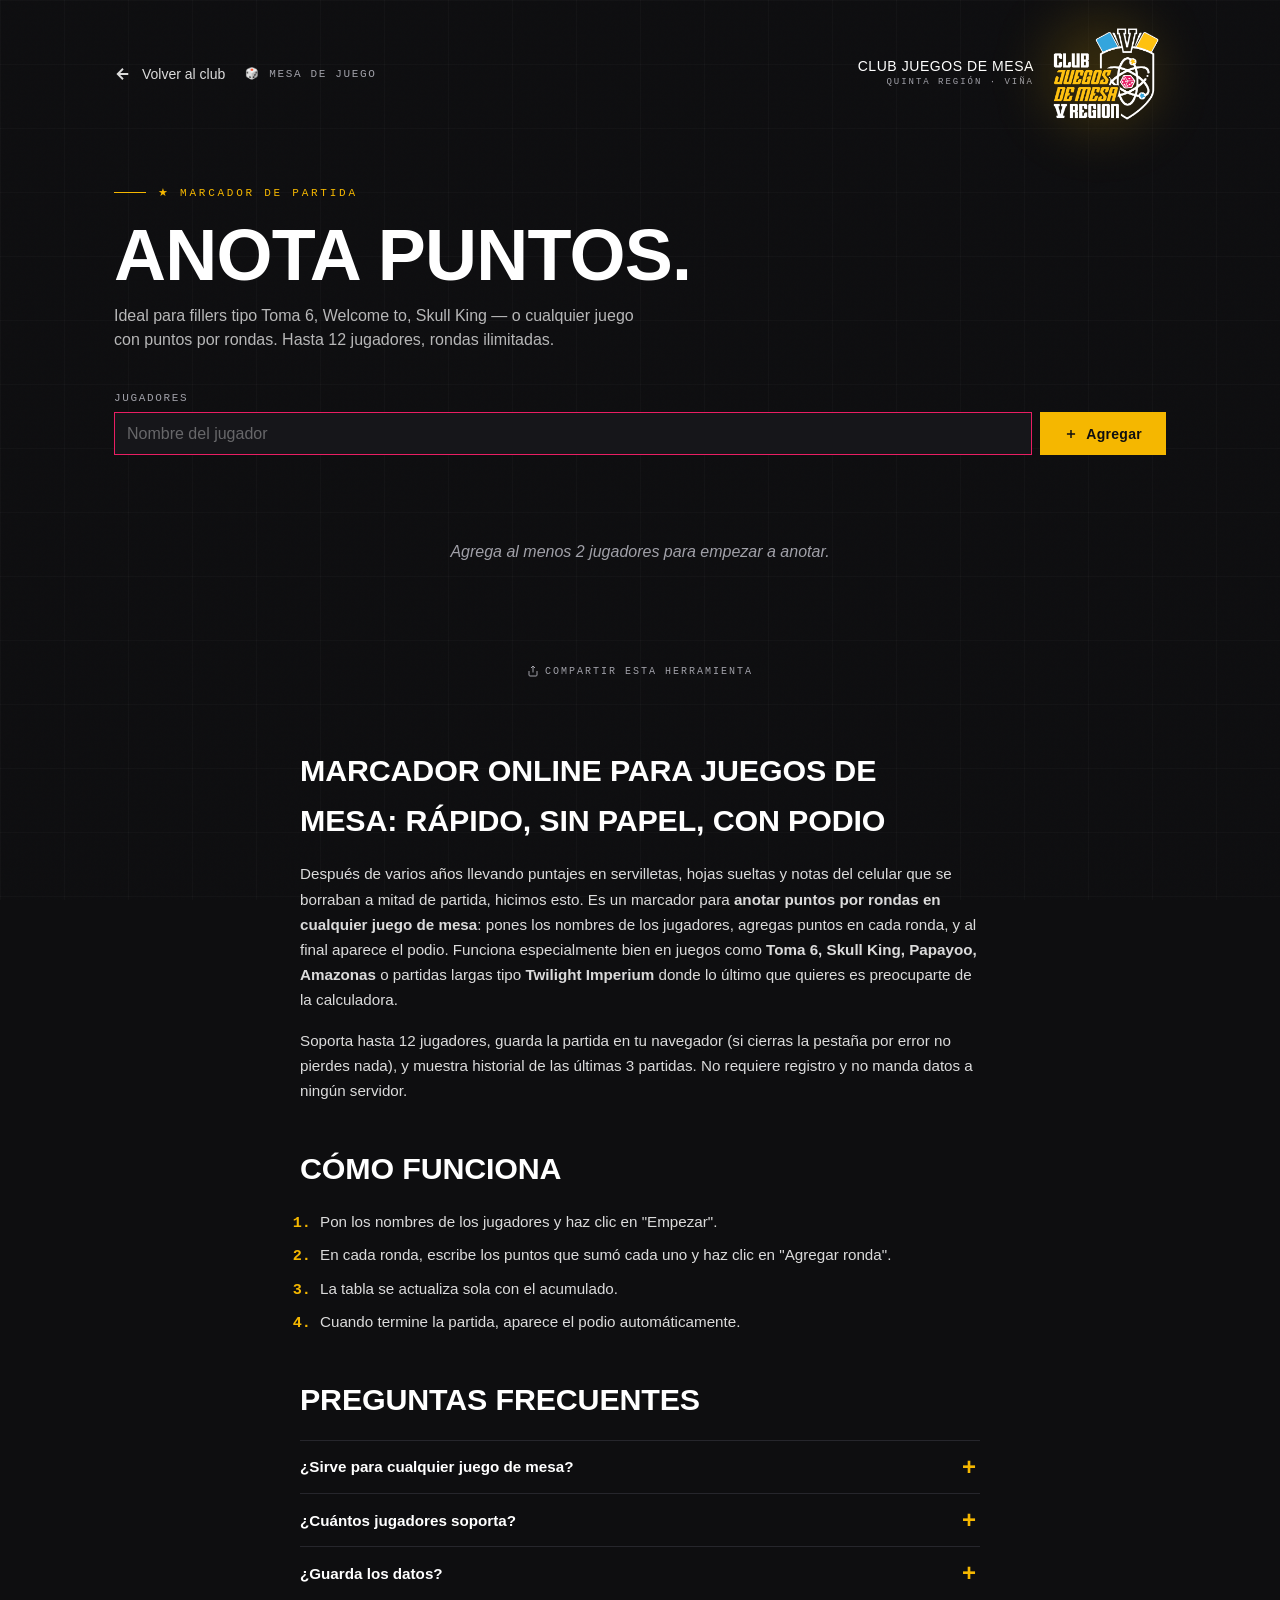
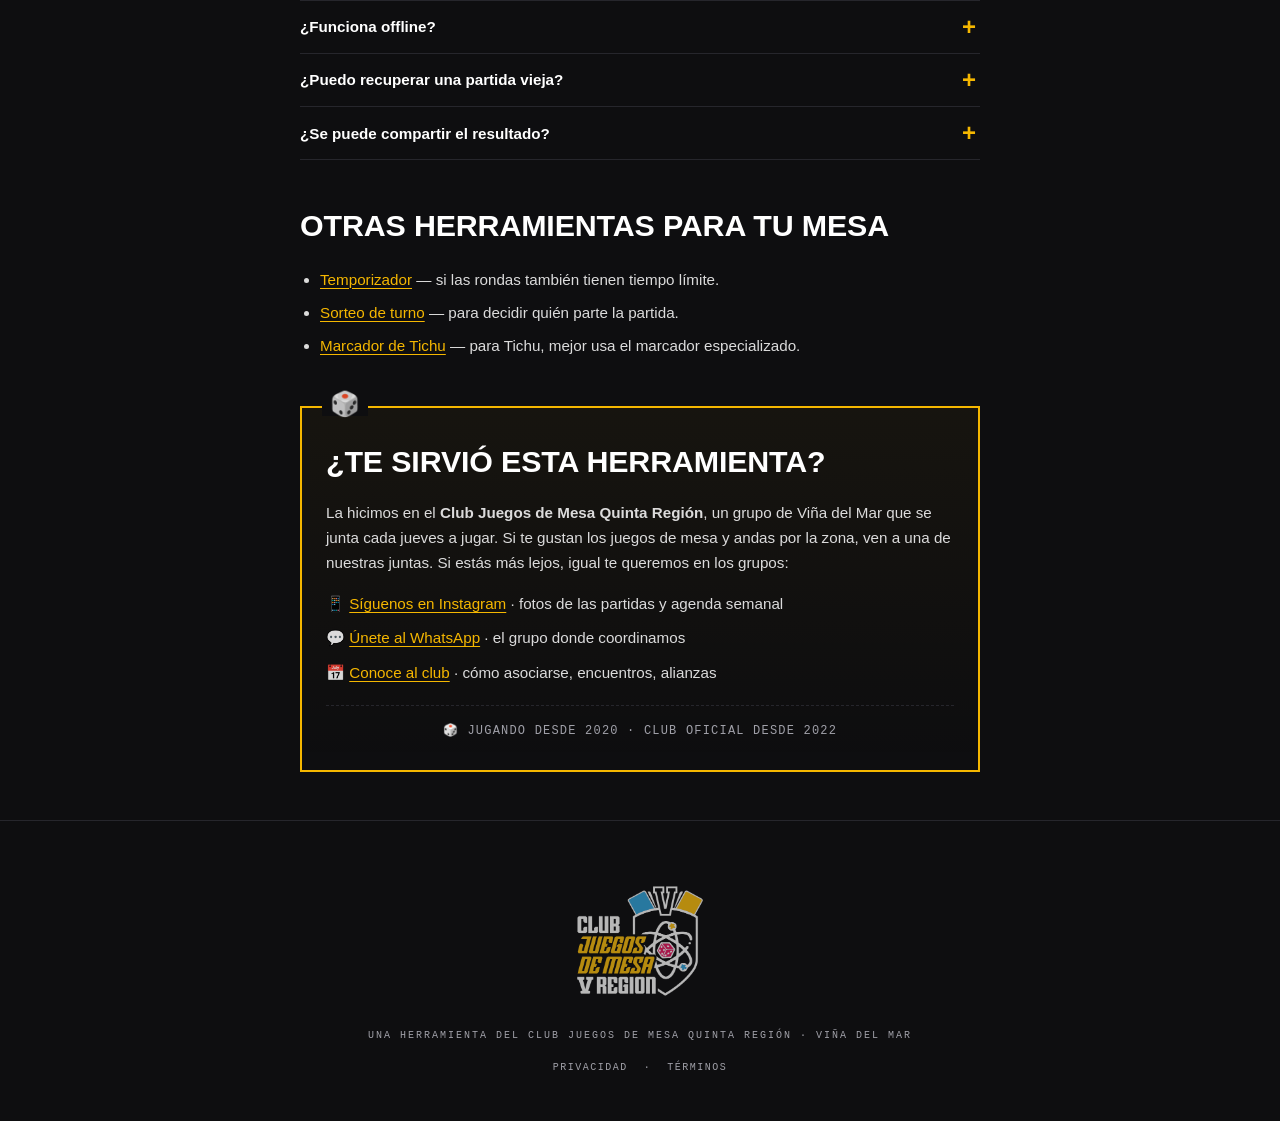
<file: marcador.html>
<!DOCTYPE html>
<html lang="es">
<head>
<meta charset="UTF-8" />
<meta http-equiv="Content-Security-Policy" content="default-src 'self'; script-src 'self' 'unsafe-inline'; style-src 'self' 'unsafe-inline' https://fonts.googleapis.com; font-src https://fonts.gstatic.com; img-src 'self' data: blob:; connect-src 'self'; manifest-src 'self'; worker-src 'self'; object-src 'none'; base-uri 'self'; form-action 'none'" />
<meta name="viewport" content="width=device-width, initial-scale=1.0" />
<meta name="theme-color" content="#0E0E10" />
<title>Marcador online para juegos de mesa · Puntos por rondas · CJMVR</title>
<meta name="description" content="Anota puntos en juegos de mesa por rondas, hasta 12 jugadores, con podio final e historial. Ideal para Toma 6, Skull King, Welcome to. Gratis." />
<meta name="robots" content="index, follow" />
<link rel="canonical" href="https://fcaneo.github.io/CJMVR/marcador.html" />

<meta property="og:title" content="Marcador online · Anota puntos por rondas" />
<meta property="og:description" content="Marcador para juegos de mesa: nombres, puntajes por ronda, podio final. Hasta 12 jugadores. Gratis, sin registro." />
<meta property="og:type" content="website" />
<meta property="og:url" content="https://fcaneo.github.io/CJMVR/marcador.html" />
<meta property="og:image" content="https://fcaneo.github.io/CJMVR/assets/images/og-image.png" />
<meta property="og:image:alt" content="Marcador online para juegos de mesa" />
<meta property="og:image:width" content="1200" />
<meta property="og:image:height" content="630" />
<meta property="og:site_name" content="Club Juegos de Mesa Quinta Región" />
<meta property="og:locale" content="es_CL" />
<meta property="og:locale:alternate" content="es_ES" />
<meta property="og:locale:alternate" content="es_MX" />
<meta property="og:locale:alternate" content="es_AR" />

<!-- Twitter -->
<meta name="twitter:card" content="summary_large_image" />
<meta name="twitter:title" content="Marcador online · Anota puntos por rondas" />
<meta name="twitter:description" content="Marcador para juegos de mesa con podio. Hasta 12 jugadores, gratis." />
<meta name="twitter:image" content="https://fcaneo.github.io/CJMVR/assets/images/og-image.png" />

<!-- Schema.org: WebApplication + BreadcrumbList -->
<script type="application/ld+json">
{
  "@context": "https://schema.org",
  "@type": "WebApplication",
  "name": "Marcador online para juegos de mesa",
  "alternateName": "Anota puntos",
  "url": "https://fcaneo.github.io/CJMVR/marcador.html",
  "description": "Marcador para llevar el puntaje de juegos de mesa por rondas, hasta 12 jugadores, con podio final, historial guardado en el navegador y diseño mobile-first. Pensado para fillers tipo Toma 6, Skull King, Welcome to.",
  "applicationCategory": "GameApplication",
  "applicationSubCategory": "Score Keeper",
  "operatingSystem": "Any (web browser)",
  "browserRequirements": "Requires JavaScript",
  "inLanguage": "es",
  "isAccessibleForFree": true,
  "featureList": [
    "Hasta 12 jugadores",
    "Puntajes por ronda",
    "Podio final",
    "Historial de partidas",
    "Persistencia en localStorage"
  ],
  "offers": {
    "@type": "Offer",
    "price": "0",
    "priceCurrency": "CLP"
  },
  "publisher": {
    "@type": "Organization",
    "name": "Club Juegos de Mesa Quinta Región",
    "url": "https://fcaneo.github.io/CJMVR/"
  }
}
</script>
<script type="application/ld+json">
{
  "@context": "https://schema.org",
  "@type": "BreadcrumbList",
  "itemListElement": [
    { "@type": "ListItem", "position": 1, "name": "Club Juegos de Mesa Quinta Región", "item": "https://fcaneo.github.io/CJMVR/" },
    { "@type": "ListItem", "position": 2, "name": "Mesa de juego", "item": "https://fcaneo.github.io/CJMVR/mesa.html" },
    { "@type": "ListItem", "position": 3, "name": "Marcador", "item": "https://fcaneo.github.io/CJMVR/marcador.html" }
  ]
}
</script>

<link rel="icon" type="image/svg+xml" href="data:image/svg+xml,%3Csvg xmlns='http://www.w3.org/2000/svg' viewBox='0 0 64 64'%3E%3Crect x='6' y='6' width='52' height='52' rx='10' fill='%23F5B700' stroke='%230E0E10' stroke-width='4'/%3E%3Ccircle cx='20' cy='20' r='5' fill='%230E0E10'/%3E%3Ccircle cx='44' cy='20' r='5' fill='%230E0E10'/%3E%3Ccircle cx='32' cy='32' r='5' fill='%230E0E10'/%3E%3Ccircle cx='20' cy='44' r='5' fill='%230E0E10'/%3E%3Ccircle cx='44' cy='44' r='5' fill='%230E0E10'/%3E%3C/svg%3E" />

<link rel="preconnect" href="https://fonts.googleapis.com">
<link rel="preconnect" href="https://fonts.gstatic.com" crossorigin>
<link href="https://fonts.googleapis.com/css2?family=Anton&family=DM+Sans:opsz,wght@9..40,400;9..40,500;9..40,700&family=Space+Mono:wght@400;700&display=swap" rel="stylesheet">

<link rel="stylesheet" href="assets/tools.css">

<!-- PWA -->
<link rel="manifest" href="manifest.json">
<link rel="apple-touch-icon" href="assets/icon-180.png">
<meta name="apple-mobile-web-app-capable" content="yes">
<meta name="apple-mobile-web-app-status-bar-style" content="black-translucent">
<meta name="apple-mobile-web-app-title" content="CJMVR">
<meta name="mobile-web-app-capable" content="yes">
<script defer src="assets/register-sw.js"></script>

<style>
  /* Marcador específico */

  .tool-main { max-width: 1100px; }

  /* Setup view */
  .setup-row {
    display: flex;
    align-items: center;
    gap: 1rem;
    flex-wrap: wrap;
    margin-bottom: 1.5rem;
  }

  /* Toggle mayor/menor */
  .mode-toggle {
    display: inline-flex;
    background: var(--ink-soft);
    border: 1px solid var(--ink-line);
    padding: 4px;
  }
  .mode-toggle button {
    background: transparent;
    border: none;
    color: var(--dim);
    padding: 0.5rem 1rem;
    font-family: 'DM Sans', sans-serif;
    font-size: 13px;
    font-weight: 700;
    cursor: pointer;
    transition: all 0.2s ease;
  }
  .mode-toggle button.active {
    background: var(--gold);
    color: var(--ink);
  }

  /* Player setup chips */
  .player-chips {
    display: flex;
    flex-wrap: wrap;
    gap: 0.5rem;
    margin: 1rem 0;
  }
  .player-chip {
    display: inline-flex;
    align-items: center;
    gap: 8px;
    background: var(--ink-soft);
    border: 1px solid var(--ink-line);
    padding: 0.5rem 0.85rem;
    font-size: 14px;
  }
  .player-chip button {
    background: transparent;
    border: none;
    color: var(--dim);
    cursor: pointer;
    width: 18px;
    height: 18px;
    display: flex;
    align-items: center;
    justify-content: center;
    transition: color 0.2s ease;
  }
  .player-chip button:hover { color: var(--magenta); }

  .add-player-input {
    display: flex;
    gap: 0.5rem;
    margin-bottom: 1.5rem;
  }
  .add-player-input input { flex: 1 1 auto; min-width: 0; width: 100%; }

  /* Tabla del marcador (desktop) */
  .scoreboard-wrap {
    overflow-x: auto;
    margin: 1.5rem 0;
    border: 1px solid var(--ink-line);
  }

  /* Layout cards (mobile) */
  .scoreboard-cards {
    display: none;
    margin: 1.5rem 0;
  }

  /* Switch entre tabla y cards según viewport */
  @media (max-width: 720px) {
    .scoreboard-wrap { display: none; }
    .scoreboard-cards { display: block; }
  }

  .round-card {
    background: var(--ink-soft);
    border: 1px solid var(--ink-line);
    margin-bottom: 0.75rem;
    overflow: hidden;
  }
  .round-card-header {
    background: rgba(245, 183, 0, 0.06);
    padding: 0.5rem 1rem;
    display: flex;
    justify-content: space-between;
    align-items: center;
    border-bottom: 1px solid var(--ink-line);
  }
  .round-card-num {
    font-family: 'Anton', sans-serif;
    text-transform: uppercase;
    font-size: 14px;
    color: var(--gold);
    letter-spacing: 0.05em;
  }
  .round-card-sum {
    font-family: 'Space Mono', monospace;
    font-size: 11px;
    letter-spacing: 0.15em;
    color: var(--dim);
    text-transform: uppercase;
  }
  .round-card-body {
    padding: 0.5rem 1rem;
  }
  .round-player-row {
    display: flex !important;
    align-items: center;
    justify-content: space-between;
    gap: 1rem;
    padding: 0.75rem 0.5rem;
    border-bottom: 1px solid rgba(255,255,255,0.05);
    min-height: 48px;
  }
  .round-player-row:last-child { border-bottom: none; }
  .round-player-name {
    flex: 1 1 0 !important;
    min-width: 0 !important;
    font-family: 'Anton', sans-serif !important;
    font-size: 18px !important;
    letter-spacing: 0.04em !important;
    text-transform: uppercase !important;
    color: #FFFFFF !important;
    overflow: hidden;
    text-overflow: ellipsis;
    white-space: nowrap;
    text-align: left;
    line-height: 1;
  }
  .round-player-input {
    width: 64px !important;
    max-width: 64px !important;
    flex: 0 0 64px !important;
    background: var(--ink) !important;
    border: 1px solid var(--ink-line);
    color: var(--paper) !important;
    text-align: center;
    padding: 0.4rem 0.5rem;
    font-family: 'Anton', sans-serif;
    font-size: 18px;
    letter-spacing: 0.02em;
    transition: border-color 0.2s ease;
    -moz-appearance: textfield;
    -webkit-appearance: none;
    appearance: none;
    border-radius: 0;
    flex-shrink: 0;
  }
  .round-player-input::-webkit-outer-spin-button,
  .round-player-input::-webkit-inner-spin-button,
  .round-player-input::-webkit-search-cancel-button,
  .round-player-input::-webkit-search-decoration {
    -webkit-appearance: none;
    display: none;
    margin: 0;
  }
  .round-player-input:focus {
    outline: none;
    border-color: var(--magenta);
  }

  /* Totales mobile (apilados horizontal scroll) */
  .totals-mobile {
    display: none;
    margin-top: 1rem;
    padding: 1rem;
    background: var(--ink-soft);
    border: 2px solid var(--gold);
  }
  @media (max-width: 720px) {
    .totals-mobile { display: block; }
  }
  .totals-mobile-title {
    font-family: 'Space Mono', monospace;
    font-size: 11px;
    letter-spacing: 0.2em;
    text-transform: uppercase;
    color: var(--dim);
    margin-bottom: 0.75rem;
    text-align: center;
  }
  .totals-mobile-grid {
    display: grid;
    grid-template-columns: repeat(2, 1fr);
    gap: 0.5rem;
  }
  .totals-mobile-cell {
    display: flex;
    justify-content: space-between;
    align-items: center;
    padding: 0.65rem 0.85rem;
    background: var(--ink);
    border: 1px solid var(--ink-line);
  }
  .totals-mobile-cell.winning {
    border-color: var(--green);
    box-shadow: inset 0 0 0 1px var(--green);
  }
  .totals-mobile-name {
    font-size: 13px;
    color: var(--paper);
    overflow: hidden;
    text-overflow: ellipsis;
    white-space: nowrap;
  }
  .totals-mobile-value {
    font-family: 'Anton', sans-serif;
    font-size: 22px;
    color: var(--gold);
    margin-left: 0.5rem;
  }
  .totals-mobile-cell.winning .totals-mobile-value {
    color: var(--green);
  }

  .scoreboard {
    width: 100%;
    border-collapse: collapse;
    min-width: 500px;
  }

  .scoreboard th, .scoreboard td {
    padding: 0.5rem 0.75rem;
    text-align: center;
    border-bottom: 1px solid var(--ink-line);
    border-right: 1px solid var(--ink-line);
  }
  .scoreboard th:last-child, .scoreboard td:last-child {
    border-right: none;
  }

  /* Header con nombres */
  .scoreboard thead th {
    background: var(--ink-soft);
    font-family: 'Anton', sans-serif;
    text-transform: uppercase;
    font-size: 14px;
    letter-spacing: 0.05em;
    color: var(--paper);
    position: sticky;
    top: 0;
    z-index: 1;
  }
  .scoreboard thead th:first-child {
    color: var(--dim);
    font-family: 'Space Mono', monospace;
    font-size: 11px;
    letter-spacing: 0.15em;
    width: 80px;
  }

  /* Inputs de score */
  .score-input {
    width: 70px !important;
    max-width: 70px !important;
    background: transparent !important;
    border: 1px solid transparent;
    color: var(--paper) !important;
    text-align: center;
    padding: 0.4rem;
    font-family: 'DM Sans', sans-serif;
    font-size: 14px;
    transition: border-color 0.2s ease;
    -moz-appearance: textfield;
    -webkit-appearance: none;
    appearance: none;
    border-radius: 0;
  }
  .score-input::-webkit-outer-spin-button,
  .score-input::-webkit-inner-spin-button,
  .score-input::-webkit-search-cancel-button,
  .score-input::-webkit-search-decoration {
    -webkit-appearance: none;
    display: none;
    margin: 0;
  }
  .score-input:focus {
    outline: none;
    border-color: var(--magenta);
  }

  /* Round number */
  .round-num {
    font-family: 'Space Mono', monospace;
    font-size: 11px;
    color: var(--dim);
    letter-spacing: 0.15em;
  }

  /* Total row */
  .total-row {
    background: var(--ink-soft);
  }
  .total-row td {
    font-family: 'Anton', sans-serif;
    font-size: 22px;
    color: var(--gold);
    border-top: 2px solid var(--gold);
    padding: 0.85rem 0.75rem;
    font-variant-numeric: tabular-nums;
  }
  /* Inputs de score con tabular nums para que no bailen */
  .score-input, .round-player-input,
  .totals-mobile-value, .stat-num {
    font-variant-numeric: tabular-nums;
  }
  .total-row td:first-child {
    color: var(--dim);
    font-family: 'Space Mono', monospace;
    font-size: 11px;
    letter-spacing: 0.2em;
  }
  /* Total: ganador en verde */
  .total-row td.winning {
    color: var(--green);
    text-shadow: 0 0 12px rgba(37, 211, 102, 0.4);
  }

  /* Acciones flotantes */
  .scoreboard-actions {
    display: flex;
    gap: 0.75rem;
    flex-wrap: wrap;
    justify-content: space-between;
    align-items: center;
    margin-top: 1rem;
  }
  .scoreboard-actions .left,
  .scoreboard-actions .right {
    display: flex;
    gap: 0.5rem;
    flex-wrap: wrap;
  }

  /* Podio */
  .podium {
    margin: 2rem 0;
    padding: 2rem 1rem;
    background: linear-gradient(135deg, rgba(245, 183, 0, 0.1), transparent, rgba(233, 30, 99, 0.1));
    border: 1px solid rgba(245, 183, 0, 0.3);
    text-align: center;
    position: relative;
    overflow: hidden;
  }

  /* Barrido de luz al aparecer el podio */
  .podium::before {
    content: "";
    position: absolute;
    inset: 0;
    background: linear-gradient(90deg, transparent, rgba(245, 183, 0, 0.15), transparent);
    transform: translateX(-100%);
    pointer-events: none;
  }
  .podium.shown::before {
    animation: podiumSweep 1.2s cubic-bezier(0.4, 0.2, 0.2, 1);
  }
  @keyframes podiumSweep {
    0% { transform: translateX(-100%); }
    100% { transform: translateX(100%); }
  }

  .podium-title {
    font-family: 'Space Mono', monospace;
    font-size: 11px;
    letter-spacing: 0.3em;
    text-transform: uppercase;
    color: var(--gold);
    margin-bottom: 1.5rem;
    opacity: 0;
  }
  .podium.shown .podium-title {
    animation: titleIn 0.4s ease-out forwards;
  }
  @keyframes titleIn {
    from { opacity: 0; transform: translateY(-8px); }
    to { opacity: 1; transform: translateY(0); }
  }

  .podium-spots {
    display: flex;
    justify-content: center;
    align-items: end;
    gap: 1.5rem;
    margin-top: 1.5rem;
    flex-wrap: wrap;
  }

  /* Cada spot empieza invisible debajo y sube */
  .podium-spot {
    text-align: center;
    flex: 0 0 110px;
    opacity: 0;
    transform: translateY(40px);
    position: relative;
    padding: 0.85rem 0.5rem;
    border-radius: 4px;
    transition: background 0.3s ease;
  }

  /* Anim: sube con bounce suave */
  @keyframes podiumRise {
    0% { opacity: 0; transform: translateY(60px); }
    70% { opacity: 1; transform: translateY(-8px); }
    85% { transform: translateY(2px); }
    100% { opacity: 1; transform: translateY(0); }
  }

  /* Reveal con stagger marcado: 3° sube primero, luego 2°, luego 1° (al medio) */
  /* Orden DOM: hijo 1 = 2°(izq), hijo 2 = 1°(centro/oro), hijo 3 = 3°(der) */
  .podium.shown .podium-spot:nth-child(3) { animation: podiumRise 0.6s cubic-bezier(0.2, 0.8, 0.2, 1) 0.3s forwards; }
  .podium.shown .podium-spot:nth-child(1) { animation: podiumRise 0.6s cubic-bezier(0.2, 0.8, 0.2, 1) 0.6s forwards; }
  .podium.shown .podium-spot.first { animation: podiumRise 0.7s cubic-bezier(0.2, 0.8, 0.2, 1) 1.0s forwards; }

  .podium-medal {
    font-size: 2.4rem;
    margin-bottom: 0.5rem;
    display: inline-block;
    transform-origin: center;
  }

  /* La medalla del 1° tiene un giro extra al final */
  @keyframes medalSpin {
    0% { transform: scale(0.5) rotate(-180deg); opacity: 0; }
    50% { transform: scale(1.3) rotate(15deg); opacity: 1; }
    100% { transform: scale(1) rotate(0deg); opacity: 1; }
  }
  .podium.shown .podium-spot.first .podium-medal {
    animation: medalSpin 0.6s cubic-bezier(0.2, 0.8, 0.2, 1) 1.4s backwards;
  }

  .podium-name {
    font-family: 'Anton', sans-serif;
    text-transform: uppercase;
    font-size: 18px;
    color: var(--paper);
    margin-bottom: 0.25rem;
    line-height: 1.1;
  }
  .podium-score {
    font-family: 'Space Mono', monospace;
    font-size: 14px;
    color: var(--gold);
  }
  .podium-spot.first .podium-name {
    color: var(--gold);
    font-size: 24px;
  }
  .podium-spot.first .podium-score {
    font-size: 16px;
    color: var(--paper);
    font-weight: 700;
  }

  /* Glow dorado al ganador (override de la animación anterior con doble) */
  @keyframes goldPulse {
    0%, 100% { box-shadow: 0 0 0 0 rgba(245, 183, 0, 0); background: transparent; }
    50% { box-shadow: 0 0 30px 4px rgba(245, 183, 0, 0.3); background: rgba(245, 183, 0, 0.06); }
  }
  .podium.shown .podium-spot.first {
    animation:
      podiumRise 0.7s cubic-bezier(0.2, 0.8, 0.2, 1) 1.0s forwards,
      goldPulse 2.5s ease-in-out 1.8s infinite;
  }

  /* Altura escalonada: 1° (centro) más alto, 2° (izq) medio, 3° (der) más bajo */
  .podium-spot { padding-top: 1.5rem; }
  .podium-spot:nth-child(3) { padding-top: 2.5rem; }
  .podium-spot.first { padding-top: 0; }

  /* Empty state */
  .empty-msg {
    text-align: center;
    color: var(--dim);
    padding: 3rem 1rem;
    font-style: italic;
  }

  /* Hint para ronda actual */
  .hint {
    color: var(--dim);
    font-family: 'Space Mono', monospace;
    font-size: 11px;
    letter-spacing: 0.15em;
    text-transform: uppercase;
    margin-bottom: 0.5rem;
  }

  .share-link {
    display: inline-flex;
    align-items: center;
    gap: 6px;
    margin-top: 1.5rem;
    color: var(--dim);
    text-decoration: none;
    font-family: 'Space Mono', monospace;
    font-size: 10px;
    letter-spacing: 0.2em;
    text-transform: uppercase;
    transition: color 0.2s ease;
    background: none;
    border: none;
    cursor: pointer;
  }
  .share-link:hover { color: var(--gold); }

  .footer-tools {
    text-align: center;
    margin-top: 2rem;
  }

  /* Confirm dialog */
  .confirm-overlay {
    position: fixed;
    inset: 0;
    background: rgba(14, 14, 16, 0.9);
    backdrop-filter: blur(8px);
    z-index: 100;
    display: none;
    align-items: center;
    justify-content: center;
    padding: 1.5rem;
  }
  .confirm-overlay.show { display: flex; }
  .confirm-box {
    background: var(--ink-soft);
    border: 2px solid var(--magenta);
    padding: 2rem;
    max-width: 400px;
    text-align: center;
  }
  .confirm-box h3 {
    font-family: 'Anton', sans-serif;
    text-transform: uppercase;
    font-size: 1.5rem;
    margin-bottom: 0.5rem;
  }
  .confirm-box p {
    color: rgba(255,255,255,0.7);
    margin-bottom: 1.5rem;
  }
  .confirm-actions {
    display: flex;
    gap: 0.75rem;
    justify-content: center;
  }

  /* Mode hint */
  .mode-hint {
    display: inline-block;
    margin-left: 1rem;
    color: var(--dim);
    font-size: 13px;
  }

  /* Quitar la "X" de los inputs type=search (cosmético) */
  input[type="search"]::-webkit-search-cancel-button,
  input[type="search"]::-webkit-search-decoration,
  input[type="search"]::-webkit-search-results-button,
  input[type="search"]::-webkit-search-results-decoration {
    -webkit-appearance: none;
    appearance: none;
    display: none;
  }
  input[type="search"] {
    -webkit-appearance: none;
    appearance: none;
  }

  /* Voz del juego: comentario sutil tras cada ronda */
  .game-voice {
    margin: 1rem 0 0;
    padding: 0.85rem 1rem;
    text-align: center;
    background: rgba(63, 169, 214, 0.06);
    border-left: 3px solid var(--cyan);
    font-family: 'Space Mono', monospace;
    font-size: 12px;
    letter-spacing: 0.05em;
    color: rgba(255,255,255,0.75);
    font-style: italic;
    animation: voiceIn 0.4s ease-out;
  }
  @keyframes voiceIn {
    from { opacity: 0; transform: translateY(-4px); }
    to { opacity: 1; transform: translateY(0); }
  }

  /* Histórico */
  .history-block {
    background: var(--ink-soft);
    border: 1px solid var(--ink-line);
    margin-bottom: 1.5rem;
  }
  .history-summary {
    list-style: none;
    cursor: pointer;
    padding: 0.85rem 1rem;
    display: flex;
    align-items: center;
    gap: 0.65rem;
    font-family: 'Space Mono', monospace;
    font-size: 11px;
    letter-spacing: 0.2em;
    text-transform: uppercase;
    color: var(--dim);
    transition: color 0.2s ease;
  }
  .history-summary::-webkit-details-marker { display: none; }
  .history-summary:hover { color: var(--paper); }
  .history-icon { font-size: 14px; }
  .history-arrow {
    margin-left: auto;
    transition: transform 0.2s ease;
    color: var(--gold);
  }
  .history-block[open] .history-arrow { transform: rotate(180deg); }

  .history-list {
    border-top: 1px solid var(--ink-line);
    padding: 0.5rem 0;
  }
  .history-item {
    padding: 0.85rem 1rem;
    border-bottom: 1px solid rgba(255,255,255,0.05);
  }
  .history-item:last-child { border-bottom: none; }
  .history-item-header {
    display: flex;
    justify-content: space-between;
    align-items: baseline;
    margin-bottom: 0.4rem;
    gap: 1rem;
  }
  .history-winner {
    font-family: 'Anton', sans-serif;
    text-transform: uppercase;
    font-size: 16px;
    color: var(--gold);
    letter-spacing: 0.04em;
  }
  .history-date {
    font-family: 'Space Mono', monospace;
    font-size: 10px;
    letter-spacing: 0.15em;
    color: var(--dim);
    text-transform: uppercase;
    flex-shrink: 0;
  }
  .history-meta {
    font-size: 12px;
    color: rgba(255,255,255,0.6);
  }

  @media (max-width: 600px) {
    .setup-row { gap: 0.5rem; }
    .mode-hint { margin-left: 0; display: block; margin-top: 0.5rem; width: 100%; }
  }
</style>
</head>
<body>

<div class="grid-bg"></div>

<header class="tool-header">
  <div class="tool-nav">
    <a href="./" class="tool-back">
      <svg viewBox="0 0 24 24" fill="none" stroke="currentColor" stroke-width="2.5"><path d="M19 12H5M12 5l-7 7 7 7"/></svg>
      Volver al club
    </a>
    <a href="mesa.html" class="tool-link">
      🎲 Mesa de juego
    </a>
  </div>
  <a href="./" class="tool-brand" aria-label="Volver al sitio del Club Juegos de Mesa Quinta Región">
    <span class="text">
      <span class="name">Club Juegos de Mesa</span>
      <span class="sub">Quinta Región · Viña</span>
    </span>
    <img src="assets/logo/cjmvr-logo-blanco.png" alt="" class="brand-logo" width="880" height="886" />
  </a>
</header>

<main class="tool-main">
  <div class="tool-eyebrow gold">★ Marcador de partida</div>
  <h1 class="tool-title">Anota puntos.</h1>
  <p class="tool-subtitle">Ideal para fillers tipo Toma 6, Welcome to, Skull King — o cualquier juego con puntos por rondas. Hasta 12 jugadores, rondas ilimitadas.</p>

  <!-- Histórico: solo aparece si hay partidas guardadas -->
  <details id="history-block" class="history-block" hidden>
    <summary class="history-summary">
      <span class="history-icon">📜</span>
      <span>Últimas partidas</span>
      <span class="history-arrow" aria-hidden="true">▾</span>
    </summary>
    <div id="history-list" class="history-list"></div>
  </details>

  <!-- Setup: jugadores y modo -->
  <div id="setup">
    <div class="hint">Jugadores</div>
    <div class="add-player-input">
      <input id="new-player-name" type="search" maxlength="20" placeholder="Nombre del jugador" aria-label="Nombre del jugador a agregar" name="cjmvr-player-input" autocomplete="off-cjmvr-name" autocorrect="off" autocapitalize="words" spellcheck="false" data-form-type="other" data-lpignore="true" data-1p-ignore="true" enterkeyhint="done" />
      <button id="add-player-btn" class="btn btn-primary">
        <svg width="14" height="14" viewBox="0 0 24 24" fill="none" stroke="currentColor" stroke-width="2.5"><path d="M12 5v14M5 12h14"/></svg>
        Agregar
      </button>
    </div>

    <div id="player-chips" class="player-chips"></div>

    <div class="setup-row" id="mode-row" style="display: none;">
      <span class="hint" style="margin: 0;">Modo:</span>
      <div class="mode-toggle" role="group" aria-label="Modo de puntaje">
        <button id="mode-higher" class="active" type="button">Mayor gana</button>
        <button id="mode-lower" type="button">Menor gana</button>
      </div>
      <span id="mode-hint" class="mode-hint">↑ El que más puntos suma, gana</span>
    </div>
  </div>

  <!-- Marcador (oculto hasta tener jugadores) -->
  <div id="scoreboard-wrap" hidden>
    <!-- Tabla (desktop) -->
    <div class="scoreboard-wrap">
      <table class="scoreboard">
        <thead>
          <tr id="header-row">
            <th>Ronda</th>
          </tr>
        </thead>
        <tbody id="rounds-body">
        </tbody>
        <tfoot>
          <tr id="totals-row" class="total-row">
            <td>Total</td>
          </tr>
        </tfoot>
      </table>
    </div>

    <!-- Cards (mobile) -->
    <div id="scoreboard-cards" class="scoreboard-cards"></div>

    <!-- Totales mobile -->
    <div id="totals-mobile" class="totals-mobile" hidden>
      <div class="totals-mobile-title">Total acumulado</div>
      <div id="totals-mobile-grid" class="totals-mobile-grid"></div>
    </div>

    <!-- Voz del juego: comentario sarcástico tras cada ronda -->
    <div id="game-voice" class="game-voice" hidden>
      <span id="game-voice-text">—</span>
    </div>

    <div class="scoreboard-actions">
      <div class="left">
        <button id="add-round" class="btn btn-magenta btn-small">
          <svg width="12" height="12" viewBox="0 0 24 24" fill="none" stroke="currentColor" stroke-width="2.5"><path d="M12 5v14M5 12h14"/></svg>
          Agregar ronda
        </button>
        <button id="undo" class="btn btn-ghost btn-small" disabled>
          <svg width="12" height="12" viewBox="0 0 24 24" fill="none" stroke="currentColor" stroke-width="2.5"><path d="M3 7v6h6M21 17a9 9 0 00-15-6.7L3 13"/></svg>
          Deshacer
        </button>
      </div>
      <div class="right">
        <button id="show-podium" class="btn btn-primary btn-small">
          🏆 Ver podio
        </button>
        <button id="new-game" class="btn btn-ghost btn-small">
          Nueva partida
        </button>
      </div>
    </div>

    <!-- Podio (oculto hasta solicitar) -->
    <div id="podium" class="podium" hidden>
      <div id="podium-title" class="podium-title">★ Resultado final</div>
      <div id="podium-spots" class="podium-spots"></div>
      <button id="share-podium" class="btn btn-primary" type="button" style="margin-top: 1.5rem;">
        Compartir el podio
        <svg width="14" height="14" viewBox="0 0 24 24" fill="none" stroke="currentColor" stroke-width="2.5"><circle cx="18" cy="5" r="3"/><circle cx="6" cy="12" r="3"/><circle cx="18" cy="19" r="3"/><line x1="8.59" y1="13.51" x2="15.42" y2="17.49"/><line x1="15.41" y1="6.51" x2="8.59" y2="10.49"/></svg>
      </button>
    </div>
  </div>

  <div id="empty-state" class="empty-msg" hidden>
    Agrega al menos 2 jugadores para empezar a anotar.
  </div>

  <div class="footer-tools">
    <button id="share" class="share-link" type="button">
      <svg width="12" height="12" viewBox="0 0 24 24" fill="none" stroke="currentColor" stroke-width="2"><path d="M4 12v8a2 2 0 002 2h12a2 2 0 002-2v-8M16 6l-4-4-4 4M12 2v13"/></svg>
      <span id="share-label">Compartir esta herramienta</span>
    </button>
  </div>
</main>

<!-- === Contenido SEO === -->
<section class="seo-section" aria-labelledby="seo-h2">
  <h2 id="seo-h2">Marcador online para juegos de mesa: rápido, sin papel, con podio</h2>
  <p>Después de varios años llevando puntajes en servilletas, hojas sueltas y notas del celular que se borraban a mitad de partida, hicimos esto. Es un marcador para <strong>anotar puntos por rondas en cualquier juego de mesa</strong>: pones los nombres de los jugadores, agregas puntos en cada ronda, y al final aparece el podio. Funciona especialmente bien en juegos como <strong>Toma 6, Skull King, Papayoo, Amazonas</strong> o partidas largas tipo <strong>Twilight Imperium</strong> donde lo último que quieres es preocuparte de la calculadora.</p>
  <p>Soporta hasta 12 jugadores, guarda la partida en tu navegador (si cierras la pestaña por error no pierdes nada), y muestra historial de las últimas 3 partidas. No requiere registro y no manda datos a ningún servidor.</p>

  <h2>Cómo funciona</h2>
  <ol>
    <li>Pon los nombres de los jugadores y haz clic en "Empezar".</li>
    <li>En cada ronda, escribe los puntos que sumó cada uno y haz clic en "Agregar ronda".</li>
    <li>La tabla se actualiza sola con el acumulado.</li>
    <li>Cuando termine la partida, aparece el podio automáticamente.</li>
  </ol>

  <h2>Preguntas frecuentes</h2>
  <div class="seo-faq">
    <details>
      <summary>¿Sirve para cualquier juego de mesa?</summary>
      <p>Para todos los que se llevan por puntos por rondas: Toma 6, Skull King, Papayoo, Amazonas, Wizard, Welcome to, etc. También para partidas largas tipo Twilight Imperium si quieres anotar puntos parciales. Para juegos con scoring complejo (Terraforming Mars, Wingspan), conviene el método tradicional con la planilla del juego.</p>
    </details>
    <details>
      <summary>¿Cuántos jugadores soporta?</summary>
      <p>Hasta 12.</p>
    </details>
    <details>
      <summary>¿Guarda los datos?</summary>
      <p>Sí, pero solo en tu navegador (localStorage). Nada se sube a ningún servidor.</p>
    </details>
    <details>
      <summary>¿Funciona offline?</summary>
      <p>Una vez cargada la página, sí.</p>
    </details>
    <details>
      <summary>¿Puedo recuperar una partida vieja?</summary>
      <p>Las últimas 3 quedan en historial. Más viejas que eso, no.</p>
    </details>
    <details>
      <summary>¿Se puede compartir el resultado?</summary>
      <p>Por ahora no hay botón de compartir. Si quieres, sácale screenshot al podio.</p>
    </details>
  </div>

  <h2>Otras herramientas para tu mesa</h2>
  <ul>
    <li><a href="temporizador.html">Temporizador</a> — si las rondas también tienen tiempo límite.</li>
    <li><a href="sorteo.html">Sorteo de turno</a> — para decidir quién parte la partida.</li>
    <li><a href="tichu.html">Marcador de Tichu</a> — para Tichu, mejor usa el marcador especializado.</li>
  </ul>

  <!-- Bloque "Conoce al club" -->
  <div class="club-card">
    <h2>¿Te sirvió esta herramienta?</h2>
    <p>La hicimos en el <strong>Club Juegos de Mesa Quinta Región</strong>, un grupo de Viña del Mar que se junta cada jueves a jugar. Si te gustan los juegos de mesa y andas por la zona, ven a una de nuestras juntas. Si estás más lejos, igual te queremos en los grupos:</p>
    <ul>
      <li>📱 <a href="https://www.instagram.com/clubjuegosdemesaquintaregion">Síguenos en Instagram</a> · fotos de las partidas y agenda semanal</li>
      <li>💬 <a href="https://chat.whatsapp.com/GYmennwlxbxDE3G6Ljhrbh">Únete al WhatsApp</a> · el grupo donde coordinamos</li>
      <li>📅 <a href="./">Conoce al club</a> · cómo asociarse, encuentros, alianzas</li>
    </ul>
    <span class="club-tagline">🎲 Jugando desde 2020 · Club oficial desde 2022</span>
  </div>
</section>

<!-- Schema FAQPage -->
<script type="application/ld+json">
{
  "@context": "https://schema.org",
  "@type": "FAQPage",
  "mainEntity": [
    { "@type": "Question", "name": "¿Sirve para cualquier juego de mesa?", "acceptedAnswer": { "@type": "Answer", "text": "Para todos los que se llevan por puntos por rondas: Toma 6, Skull King, Papayoo, Amazonas, Wizard, Welcome to, etc. También para partidas largas tipo Twilight Imperium. Para juegos con scoring complejo (Terraforming Mars, Wingspan), conviene el método tradicional." } },
    { "@type": "Question", "name": "¿Cuántos jugadores soporta el marcador?", "acceptedAnswer": { "@type": "Answer", "text": "Hasta 12 jugadores en una misma partida." } },
    { "@type": "Question", "name": "¿El marcador guarda los datos?", "acceptedAnswer": { "@type": "Answer", "text": "Sí, pero solo en tu navegador (localStorage). Nada se sube a ningún servidor." } },
    { "@type": "Question", "name": "¿Funciona offline?", "acceptedAnswer": { "@type": "Answer", "text": "Una vez cargada la página, sí." } },
    { "@type": "Question", "name": "¿Puedo recuperar una partida vieja?", "acceptedAnswer": { "@type": "Answer", "text": "Las últimas 3 quedan en historial. Más viejas que eso, no." } },
    { "@type": "Question", "name": "¿Se puede compartir el resultado?", "acceptedAnswer": { "@type": "Answer", "text": "Por ahora no hay botón de compartir. Lo más fácil es hacer screenshot al podio." } }
  ]
}
</script>

<!-- Confirm modal para "Nueva partida" -->
<div id="confirm-overlay" class="confirm-overlay" role="dialog" aria-modal="true">
  <div class="confirm-box">
    <h3>¿Empezar nueva partida?</h3>
    <p>Se borrarán los nombres y todos los puntos. Esta acción no se puede deshacer.</p>
    <div class="confirm-actions">
      <button id="confirm-cancel" class="btn btn-ghost">Cancelar</button>
      <button id="confirm-yes" class="btn btn-magenta">Sí, empezar</button>
    </div>
  </div>
</div>

<footer class="tool-footer">
  <div class="footer-content">
    <a href="./" aria-label="Volver al Club Juegos de Mesa Quinta Región">
      <img src="assets/logo/cjmvr-logo-blanco.png" alt="" class="footer-logo" width="880" height="886" loading="lazy" decoding="async" />
    </a>
    <span class="footer-tag">
      Una herramienta del <a href="./">Club Juegos de Mesa Quinta Región</a> · Viña del Mar
    </span>
    <div class="footer-legal">
      <a href="privacidad.html">Privacidad</a>
      <span>·</span>
      <a href="terminos.html">Términos</a>
    </div>
  </div>
</footer>

<script src="assets/common.js"></script>
<script>
  const STORAGE_KEY = 'cjmvr-marcador-v1';
  const HISTORY_KEY = 'cjmvr-marcador-history-v1';
  const MAX_HISTORY = 3;
  const MAX_JUGADORES = 12;

  // Frases intermedias (después de cada ronda agregada)
  // Algunas se interpolan con el nombre del que va liderando: usar {leader}
  const FRASES_INTERMEDIAS = [
    'La mesa se calienta...',
    'Todo puede cambiar todavía',
    'El que va último también juega',
    'Mantén la calma. O no.',
    'Una ronda más, una traición menos',
    'La partida está viva',
    '{leader} va liderando, pero no se confíe',
    'Anota bien, después no llores',
    'Esto recién empieza',
    'Estrategia o suerte, decide tú',
    '{leader} está jugando muy bien... sospechoso',
    'Sin presiones, es solo un juego',
    'El ego de {leader} crece con cada ronda',
    'Falta poco para el llanto',
    'Respira. Cuenta los puntos. Respira.',
    'Algunos números no mienten. Otros sí.',
    'Que gane el menos malo',
    '{leader} ya se cree mucho',
    'Pónganse las pilas, los demás'
  ];

  // Frases del podio final (cuando se ve resultado)
  const FRASES_PODIO = [
    'Hubo un campeón.',
    'Y el ganador es...',
    'La gloria es de:',
    'Dominó la mesa esta noche:',
    'Imbatible:',
    'Sin oposición real:',
    'El imperio cayó en manos de:',
    'Hoy se va con la corona:',
    'No hubo manera de pararlo:',
    'Los demás jugaron, este ganó:',
    'Resultado oficial e inapelable:',
    'Alguien tenía que ganar. Le tocó a:',
    'Felicitaciones (con resentimiento):',
    'A guardar el ego, ganó:',
    'Trofeo virtual para:'
  ];

  function pick(arr) { return arr[Math.floor(Math.random() * arr.length)]; }

  // Estado
  let state = {
    players: [],     // ['Pancho', 'María', ...]
    rounds: [],      // [[10, 5, 8], [3, 7, 12], ...]  cada ronda es un array con un puntaje por player
    mode: 'higher'   // 'higher' | 'lower'
  };

  // === Persistencia ===
  function save() {
    try { localStorage.setItem(STORAGE_KEY, JSON.stringify(state)); } catch (e) {}
  }
  function load() {
    try {
      const raw = localStorage.getItem(STORAGE_KEY);
      if (raw) {
        const parsed = JSON.parse(raw);
        if (parsed && Array.isArray(parsed.players) && Array.isArray(parsed.rounds)) {
          state = { players: parsed.players, rounds: parsed.rounds, mode: parsed.mode || 'higher' };
        }
      }
    } catch (e) {}
  }

  // === Histórico ===
  function loadHistory() {
    try {
      const raw = localStorage.getItem(HISTORY_KEY);
      if (raw) {
        const parsed = JSON.parse(raw);
        if (Array.isArray(parsed)) return parsed;
      }
    } catch (e) {}
    return [];
  }

  function saveHistory(history) {
    try { localStorage.setItem(HISTORY_KEY, JSON.stringify(history)); } catch (e) {}
  }

  function archivarPartidaActual() {
    // Solo archivar si hay datos relevantes: 2+ jugadores y 1+ ronda con valores
    if (state.players.length < 2) return;
    const tieneDatos = state.rounds.some(r => r.some(v => v !== null && v !== undefined && v !== ''));
    if (!tieneDatos) return;

    const totals = state.players.map((_, pIdx) =>
      state.rounds.reduce((sum, round) => sum + (Number(round[pIdx]) || 0), 0)
    );

    let winnerIdx;
    if (state.mode === 'higher') {
      winnerIdx = totals.indexOf(Math.max(...totals));
    } else {
      winnerIdx = totals.indexOf(Math.min(...totals));
    }

    const snapshot = {
      date: Date.now(),
      players: [...state.players],
      totals: totals,
      winner: state.players[winnerIdx],
      winnerScore: totals[winnerIdx],
      mode: state.mode,
      rounds: state.rounds.length
    };

    const history = loadHistory();
    history.unshift(snapshot);
    if (history.length > MAX_HISTORY) history.length = MAX_HISTORY;
    saveHistory(history);
  }

  function formatRelativeDate(ts) {
    const diffMs = Date.now() - ts;
    const min = Math.floor(diffMs / 60000);
    const h = Math.floor(min / 60);
    const d = Math.floor(h / 24);
    if (min < 1) return 'recién';
    if (min < 60) return `hace ${min} min`;
    if (h < 24) return `hace ${h}h`;
    if (d === 1) return 'ayer';
    if (d < 7) return `hace ${d} días`;
    const date = new Date(ts);
    return date.toLocaleDateString('es-CL', { day: 'numeric', month: 'short' });
  }

  function renderHistory() {
    const history = loadHistory();
    if (history.length === 0) {
      historyBlock.hidden = true;
      return;
    }
    historyBlock.hidden = false;
    historyList.innerHTML = '';
    history.forEach(item => {
      const div = document.createElement('div');
      div.className = 'history-item';
      const otrosJugadores = item.players.filter(p => p !== item.winner).join(', ') || 'sin otros';
      const modeLabel = item.mode === 'higher' ? 'mayor gana' : 'menor gana';
      div.innerHTML = `
        <div class="history-item-header">
          <div class="history-winner">🏆 ${escapeHtml(item.winner)} · ${Number(item.winnerScore) || 0} pts</div>
          <div class="history-date">${formatRelativeDate(item.date)}</div>
        </div>
        <div class="history-meta">${item.players.length} jug · ${Number(item.rounds) || 0} rondas · ${modeLabel}</div>
      `;
      historyList.appendChild(div);
    });
  }

  // === Refs DOM ===
  const newPlayerInput = document.getElementById('new-player-name');
  const addPlayerBtn = document.getElementById('add-player-btn');
  const playerChipsEl = document.getElementById('player-chips');
  const modeRow = document.getElementById('mode-row');
  const modeHigherBtn = document.getElementById('mode-higher');
  const modeLowerBtn = document.getElementById('mode-lower');
  const modeHintEl = document.getElementById('mode-hint');
  const scoreboardWrap = document.getElementById('scoreboard-wrap');
  const cardsContainer = document.getElementById('scoreboard-cards');
  const totalsMobileEl = document.getElementById('totals-mobile');
  const totalsMobileGrid = document.getElementById('totals-mobile-grid');
  const headerRow = document.getElementById('header-row');
  const roundsBody = document.getElementById('rounds-body');
  const totalsRow = document.getElementById('totals-row');
  const addRoundBtn = document.getElementById('add-round');
  const undoBtn = document.getElementById('undo');
  const podiumBtn = document.getElementById('show-podium');
  const newGameBtn = document.getElementById('new-game');
  const podiumEl = document.getElementById('podium');
  const podiumSpotsEl = document.getElementById('podium-spots');
  const emptyStateEl = document.getElementById('empty-state');
  const confirmOverlay = document.getElementById('confirm-overlay');
  const confirmCancel = document.getElementById('confirm-cancel');
  const confirmYes = document.getElementById('confirm-yes');
  const shareBtn = document.getElementById('share');
  const shareLabel = document.getElementById('share-label');
  const historyBlock = document.getElementById('history-block');
  const historyList = document.getElementById('history-list');

  // === Render ===
  function renderChips() {
    playerChipsEl.innerHTML = '';
    state.players.forEach((name, i) => {
      const chip = document.createElement('span');
      chip.className = 'player-chip';
      chip.innerHTML = `
        <span>${escapeHtml(name)}</span>
        <button type="button" aria-label="Quitar a ${escapeHtml(name)}" data-idx="${i}">
          <svg width="14" height="14" viewBox="0 0 24 24" fill="none" stroke="currentColor" stroke-width="2.5"><path d="M18 6L6 18M6 6l12 12"/></svg>
        </button>
      `;
      chip.querySelector('button').addEventListener('click', () => removePlayer(i));
      playerChipsEl.appendChild(chip);
    });
  }

  function renderModeUI() {
    modeRow.style.display = state.players.length >= 1 ? 'flex' : 'none';
    if (state.mode === 'higher') {
      modeHigherBtn.classList.add('active');
      modeLowerBtn.classList.remove('active');
      modeHintEl.textContent = '↑ El que más puntos suma, gana';
    } else {
      modeHigherBtn.classList.remove('active');
      modeLowerBtn.classList.add('active');
      modeHintEl.textContent = '↓ El que menos puntos suma, gana';
    }
  }

  // Crea un input de score (factory) — ambas vistas lo usan
  function crearScoreInput(rIdx, pIdx, className) {
    const input = document.createElement('input');
    // type="search" desactiva autocomplete en iOS Chrome/Safari
    input.type = 'search';
    input.className = className;
    const val = state.rounds[rIdx][pIdx];
    input.value = (val !== null && val !== undefined) ? val : '';
    input.placeholder = '0';
    // numeric: teclado numérico simple, sin contexto de "tarjeta" o "decimal"
    input.setAttribute('inputmode', 'numeric');
    input.setAttribute('enterkeyhint', 'next');
    // name único random: iOS no puede cachear sugerencias entre sesiones
    const randomSuffix = Math.random().toString(36).slice(2, 8);
    input.setAttribute('name', `score-${randomSuffix}`);
    input.setAttribute('autocomplete', 'off-cjmvr');
    input.setAttribute('autocorrect', 'off');
    input.setAttribute('spellcheck', 'false');
    input.setAttribute('data-form-type', 'other');
    input.setAttribute('data-lpignore', 'true');
    input.setAttribute('data-1p-ignore', 'true');
    // role="textbox" hint a iOS de que NO es un campo estructurado
    input.setAttribute('role', 'textbox');
    input.setAttribute('aria-label', `Puntos de ${state.players[pIdx]} en ronda ${rIdx + 1}`);
    input.dataset.r = rIdx;
    input.dataset.p = pIdx;
    input.addEventListener('input', () => {
      // Filtrar caracteres no numéricos (excepto -)
      const cleaned = input.value.replace(/[^0-9-]/g, '').replace(/(?!^)-/g, '');
      if (cleaned !== input.value) {
        const cursorPos = input.selectionStart - (input.value.length - cleaned.length);
        input.value = cleaned;
        try { input.setSelectionRange(cursorPos, cursorPos); } catch (e) {}
      }
      const v = input.value === '' || input.value === '-' ? null : Number(input.value);
      state.rounds[rIdx][pIdx] = isNaN(v) ? null : v;
      // Sincroniza el input gemelo (otra vista)
      const selector = `input[data-r="${rIdx}"][data-p="${pIdx}"]`;
      document.querySelectorAll(selector).forEach(el => {
        if (el !== input) el.value = input.value;
      });
      updateTotals();
      save();
    });
    return input;
  }

  function renderScoreboard() {
    // Limpieza completa SIEMPRE (también cuando hay <2 jugadores, para que no queden datos viejos visibles)
    headerRow.innerHTML = '<th>Ronda</th>';
    roundsBody.innerHTML = '';
    cardsContainer.innerHTML = '';
    totalsRow.innerHTML = '<td>Total</td>';
    totalsMobileGrid.innerHTML = '';
    totalsMobileEl.hidden = true;

    if (state.players.length < 2) {
      scoreboardWrap.hidden = true;
      emptyStateEl.hidden = false;
      return;
    }
    emptyStateEl.hidden = true;
    scoreboardWrap.hidden = false;

    // === Vista TABLA (desktop) ===
    headerRow.innerHTML = '<th>Ronda</th>';
    state.players.forEach(name => {
      const th = document.createElement('th');
      th.textContent = name;
      headerRow.appendChild(th);
    });

    roundsBody.innerHTML = '';
    state.rounds.forEach((round, rIdx) => {
      const tr = document.createElement('tr');
      const tdNum = document.createElement('td');
      tdNum.className = 'round-num';
      tdNum.textContent = `R${rIdx + 1}`;
      tr.appendChild(tdNum);

      state.players.forEach((_, pIdx) => {
        const td = document.createElement('td');
        td.appendChild(crearScoreInput(rIdx, pIdx, 'score-input'));
        tr.appendChild(td);
      });
      roundsBody.appendChild(tr);
    });

    // === Vista CARDS (mobile) ===
    cardsContainer.innerHTML = '';
    state.rounds.forEach((round, rIdx) => {
      const card = document.createElement('div');
      card.className = 'round-card';
      const sumaRonda = round.reduce((s, n) => s + (Number(n) || 0), 0);
      card.innerHTML = `
        <div class="round-card-header">
          <div class="round-card-num">Ronda ${rIdx + 1}</div>
          <div class="round-card-sum">Σ ${sumaRonda}</div>
        </div>
        <div class="round-card-body"></div>
      `;
      const body = card.querySelector('.round-card-body');
      state.players.forEach((pName, pIdx) => {
        const row = document.createElement('div');
        row.className = 'round-player-row';
        const nameDiv = document.createElement('div');
        nameDiv.className = 'round-player-name';
        nameDiv.textContent = pName || `Jugador ${pIdx + 1}`;
        row.appendChild(nameDiv);
        row.appendChild(crearScoreInput(rIdx, pIdx, 'round-player-input'));
        body.appendChild(row);
      });
      cardsContainer.appendChild(card);
    });

    updateTotals();
    updateUndoBtn();
  }

  function updateTotals() {
    const totals = state.players.map((_, pIdx) =>
      state.rounds.reduce((sum, round) => sum + (Number(round[pIdx]) || 0), 0)
    );

    let winnerIdx = -1;
    if (state.rounds.length > 0) {
      if (state.mode === 'higher') {
        const maxVal = Math.max(...totals);
        winnerIdx = totals.indexOf(maxVal);
      } else {
        const minVal = Math.min(...totals);
        winnerIdx = totals.indexOf(minVal);
      }
    }

    // === Tabla desktop ===
    totalsRow.innerHTML = '<td>Total</td>';
    totals.forEach((total, i) => {
      const td = document.createElement('td');
      td.textContent = total;
      if (i === winnerIdx) td.classList.add('winning');
      totalsRow.appendChild(td);
    });

    // === Cards mobile ===
    if (state.rounds.length > 0) {
      totalsMobileEl.hidden = false;
      totalsMobileGrid.innerHTML = '';
      totals.forEach((total, i) => {
        const cell = document.createElement('div');
        cell.className = 'totals-mobile-cell' + (i === winnerIdx ? ' winning' : '');
        cell.innerHTML = `
          <span class="totals-mobile-name">${escapeHtml(state.players[i])}</span>
          <span class="totals-mobile-value">${total}</span>
        `;
        totalsMobileGrid.appendChild(cell);
      });
    } else {
      totalsMobileEl.hidden = true;
    }

    // Actualiza también las sumas por ronda en cards
    document.querySelectorAll('.round-card').forEach((card, rIdx) => {
      const round = state.rounds[rIdx];
      if (!round) return;
      const suma = round.reduce((s, n) => s + (Number(n) || 0), 0);
      const sumEl = card.querySelector('.round-card-sum');
      if (sumEl) sumEl.textContent = `Σ ${suma}`;
    });
  }

  function updateUndoBtn() {
    undoBtn.disabled = state.rounds.length === 0;
  }

  // === Acciones ===
  function addPlayer(name) {
    name = name.trim();
    if (!name) return;
    if (state.players.length >= MAX_JUGADORES) return;
    if (state.players.some(p => p.toLowerCase() === name.toLowerCase())) {
      flashError(newPlayerInput, 'Ya existe ese jugador');
      return;
    }
    state.players.push(name);
    // Si ya hay rondas, agrego columna nueva con null
    state.rounds.forEach(r => r.push(null));
    save();
    renderChips();
    renderModeUI();
    renderScoreboard();
  }

  function removePlayer(idx) {
    state.players.splice(idx, 1);
    state.rounds.forEach(r => r.splice(idx, 1));
    // Si quedan rondas vacías sin players válidos, mantenerlas
    save();
    renderChips();
    renderModeUI();
    renderScoreboard();
  }

  function addRound() {
    state.rounds.push(state.players.map(() => null));
    save();
    renderScoreboard();
    mostrarFraseIntermedia();
    // Foco al primer input de la ronda nueva
    setTimeout(() => {
      const inputs = roundsBody.querySelectorAll('.score-input');
      const lastRowFirstInput = inputs[inputs.length - state.players.length];
      if (lastRowFirstInput) lastRowFirstInput.focus();
    }, 50);
  }

  function mostrarFraseIntermedia() {
    // Solo desde la 2ª ronda con datos para que tenga sentido
    if (state.rounds.length < 2) {
      hideGameVoice();
      return;
    }

    const voiceEl = document.getElementById('game-voice');
    const voiceText = document.getElementById('game-voice-text');
    if (!voiceEl || !voiceText) return;

    // Quién va liderando hasta ahora
    const totals = state.players.map((_, pIdx) =>
      state.rounds.reduce((sum, r) => sum + (Number(r[pIdx]) || 0), 0)
    );
    let leaderName = '';
    if (totals.some(t => t !== 0)) {
      const winnerIdx = state.mode === 'higher'
        ? totals.indexOf(Math.max(...totals))
        : totals.indexOf(Math.min(...totals));
      leaderName = state.players[winnerIdx];
    }

    // Filtrar frases con {leader} si no tenemos líder claro
    let pool = FRASES_INTERMEDIAS;
    if (!leaderName) {
      pool = FRASES_INTERMEDIAS.filter(f => !f.includes('{leader}'));
    }

    let frase = pick(pool);
    frase = frase.replace('{leader}', leaderName);

    // Animar entrada
    voiceEl.hidden = false;
    voiceEl.style.animation = 'none';
    void voiceEl.offsetWidth;
    voiceEl.style.animation = '';
    voiceText.textContent = frase;
  }

  function hideGameVoice() {
    const voiceEl = document.getElementById('game-voice');
    if (voiceEl) voiceEl.hidden = true;
  }

  function undoRound() {
    if (state.rounds.length === 0) return;
    state.rounds.pop();
    save();
    renderScoreboard();
    podiumEl.hidden = true;
    hideGameVoice();
  }

  function showPodium() {
    if (state.rounds.length === 0) return;
    const totals = state.players.map((name, pIdx) => ({
      name,
      total: state.rounds.reduce((sum, r) => sum + (Number(r[pIdx]) || 0), 0)
    }));
    totals.sort((a, b) => state.mode === 'higher' ? b.total - a.total : a.total - b.total);

    // Frase sarcástica al podio
    const titleEl = document.getElementById('podium-title');
    if (titleEl) titleEl.textContent = '★ ' + pick(FRASES_PODIO);

    const medals = ['🥇', '🥈', '🥉'];
    podiumSpotsEl.innerHTML = '';

    // Orden visual: 2° (izquierda) — 1° (centro) — 3° (derecha)
    const top3 = totals.slice(0, 3);
    const visualOrder = top3.length === 3
      ? [top3[1], top3[0], top3[2]]
      : top3.length === 2
        ? [top3[1], top3[0]]
        : top3;

    // Mapa para identificar cuál es el 1°/2°/3° real
    const posReal = top3.length === 3
      ? [1, 0, 2]
      : top3.length === 2 ? [1, 0] : [0];

    visualOrder.forEach((p, visualIdx) => {
      const realIdx = posReal[visualIdx];
      const spot = document.createElement('div');
      spot.className = 'podium-spot' + (realIdx === 0 ? ' first' : '');
      spot.innerHTML = `
        <div class="podium-medal">${medals[realIdx]}</div>
        <div class="podium-name">${escapeHtml(p.name)}</div>
        <div class="podium-score">${p.total} pts</div>
      `;
      podiumSpotsEl.appendChild(spot);
    });

    // Quitar y re-aplicar clase para re-disparar animación
    podiumEl.hidden = false;
    podiumEl.classList.remove('shown');
    void podiumEl.offsetWidth;
    podiumEl.classList.add('shown');
    podiumEl.scrollIntoView({ behavior: 'smooth', block: 'nearest' });
  }

  function newGame() {
    archivarPartidaActual();
    state = { players: [], rounds: [], mode: 'higher' };
    save();
    renderChips();
    renderModeUI();
    renderScoreboard();
    renderHistory();
    hideGameVoice();
    podiumEl.hidden = true;
    newPlayerInput.focus();
  }

  function flashError(el, msg) {
    const orig = el.placeholder;
    el.value = '';
    el.placeholder = msg;
    el.style.borderColor = 'var(--magenta)';
    setTimeout(() => {
      el.placeholder = orig;
      el.style.borderColor = '';
    }, 2000);
  }

  // === Listeners ===
  addPlayerBtn.addEventListener('click', () => {
    addPlayer(newPlayerInput.value);
    newPlayerInput.value = '';
    newPlayerInput.focus();
  });

  newPlayerInput.addEventListener('keydown', (e) => {
    if (e.key === 'Enter') {
      e.preventDefault();
      addPlayer(newPlayerInput.value);
      newPlayerInput.value = '';
    }
  });

  modeHigherBtn.addEventListener('click', () => {
    state.mode = 'higher';
    save();
    renderModeUI();
    if (state.rounds.length) updateTotals();
  });

  modeLowerBtn.addEventListener('click', () => {
    state.mode = 'lower';
    save();
    renderModeUI();
    if (state.rounds.length) updateTotals();
  });

  addRoundBtn.addEventListener('click', addRound);
  undoBtn.addEventListener('click', undoRound);
  podiumBtn.addEventListener('click', showPodium);

  newGameBtn.addEventListener('click', () => {
    if (state.players.length === 0 && state.rounds.length === 0) {
      newGame();
      return;
    }
    confirmOverlay.classList.add('show');
  });
  confirmCancel.addEventListener('click', () => confirmOverlay.classList.remove('show'));
  confirmYes.addEventListener('click', () => {
    confirmOverlay.classList.remove('show');
    newGame();
  });
  confirmOverlay.addEventListener('click', (e) => {
    if (e.target === confirmOverlay) confirmOverlay.classList.remove('show');
  });

  shareBtn.addEventListener('click', async () => {
    const url = 'https://fcaneo.github.io/CJMVR/marcador.html';
    const data = {
      title: 'Marcador · Anota puntos por rondas',
      text: 'Marcador para juegos de mesa, listo para fillers.',
      url: url
    };
    try {
      if (navigator.share) {
        await navigator.share(data);
      } else if (navigator.clipboard) {
        await navigator.clipboard.writeText(url);
        shareLabel.textContent = '¡Link copiado!';
        setTimeout(() => { shareLabel.textContent = 'Compartir esta herramienta'; }, 2000);
      }
    } catch (e) { /* cancelado */ }
  });

  // Compartir el podio con texto formateado
  const sharePodiumBtn = document.getElementById('share-podium');
  if (sharePodiumBtn) {
    sharePodiumBtn.addEventListener('click', async () => {
      if (state.rounds.length === 0) return;
      const totals = state.players.map((name, pIdx) => ({
        name,
        total: state.rounds.reduce((s, r) => s + (Number(r[pIdx]) || 0), 0)
      }));
      totals.sort((a, b) => state.mode === 'higher' ? b.total - a.total : a.total - b.total);
      const medals = ['🥇', '🥈', '🥉'];
      const lines = totals.slice(0, 3).map((p, i) => `${medals[i]} ${p.name} · ${p.total} pts`);
      const text = `🏆 Podio CJMVR\n\n${lines.join('\n')}\n\n${state.rounds.length} rondas · Marcador del Club Juegos de Mesa Quinta Región\nhttps://fcaneo.github.io/CJMVR/marcador.html`;
      try {
        if (navigator.share) {
          await navigator.share({ title: 'Podio · Marcador CJMVR', text });
        } else if (navigator.clipboard) {
          await navigator.clipboard.writeText(text);
          const orig = sharePodiumBtn.innerHTML;
          sharePodiumBtn.innerHTML = '¡Copiado al portapapeles!';
          setTimeout(() => { sharePodiumBtn.innerHTML = orig; }, 2000);
        }
      } catch (e) { /* cancelado */ }
    });
  }

  // === Init ===
  load();
  renderHistory();
  renderChips();
  renderModeUI();
  renderScoreboard();
  // Si no hay nada cargado, foco al input
  if (state.players.length === 0) newPlayerInput.focus();
</script>

</body>
</html>
</file>
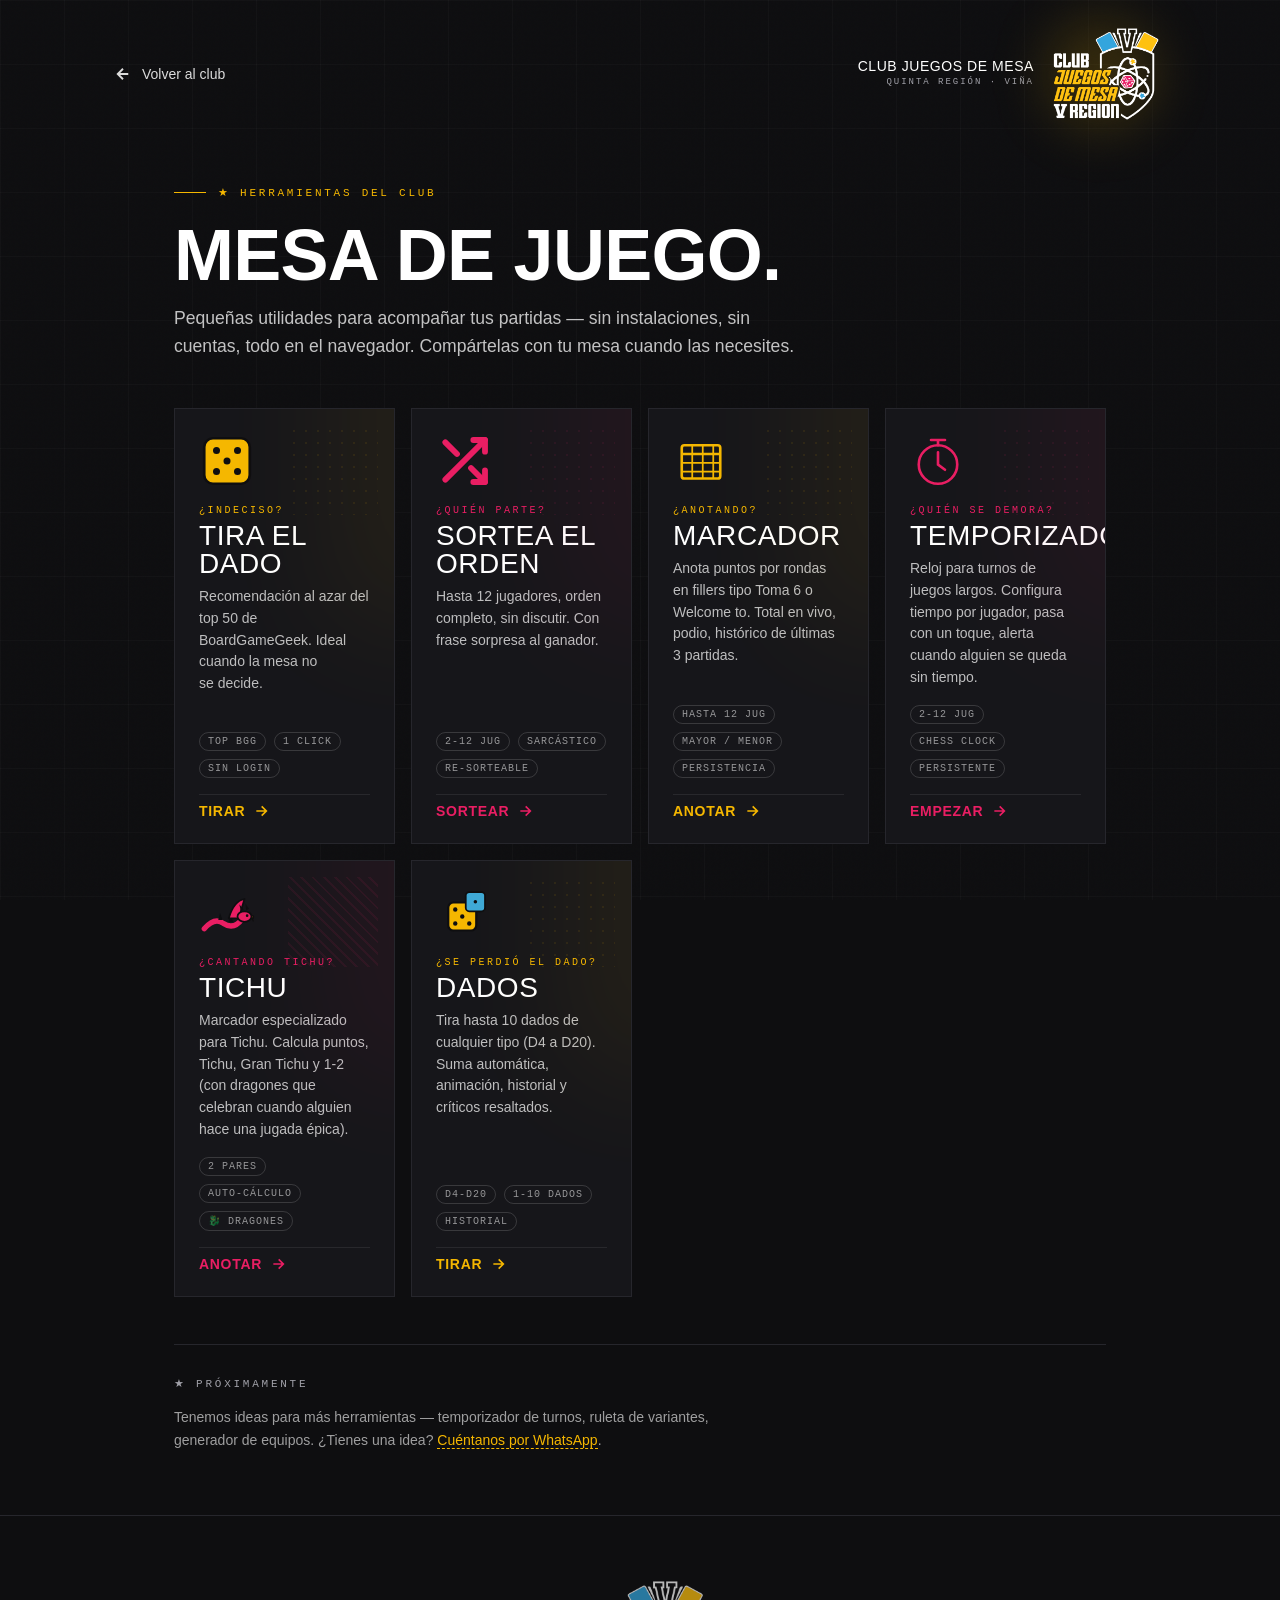
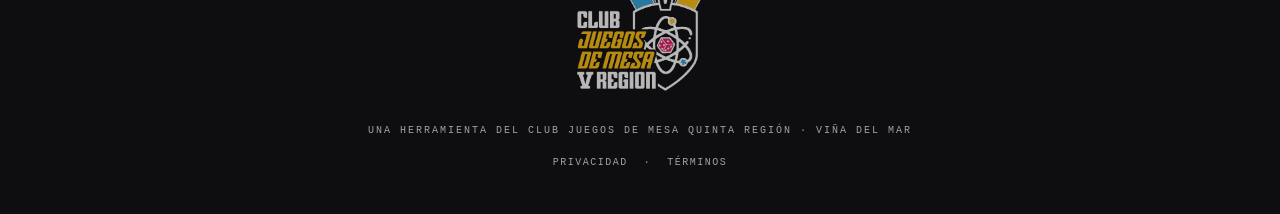
<file: mesa.html>
<!DOCTYPE html>
<html lang="es">
<head>
<meta charset="UTF-8" />
<meta http-equiv="Content-Security-Policy" content="default-src 'self'; script-src 'self' 'unsafe-inline'; style-src 'self' 'unsafe-inline' https://fonts.googleapis.com; font-src https://fonts.gstatic.com; img-src 'self' data: blob:; connect-src 'self'; manifest-src 'self'; worker-src 'self'; object-src 'none'; base-uri 'self'; form-action 'none'" />
<meta name="viewport" content="width=device-width, initial-scale=1.0" />
<meta name="theme-color" content="#0E0E10" />
<title>Herramientas online para juegos de mesa · Marcador, dados, temporizador · CJMVR</title>
<meta name="description" content="Marcador, temporizador, sorteo de turno, dados D4-D20, recomendador de juegos y marcador de Tichu. Todas online, gratis y sin registro." />
<meta name="robots" content="index, follow" />
<link rel="canonical" href="https://fcaneo.github.io/CJMVR/mesa.html" />

<meta property="og:title" content="Mesa de juego · Herramientas online para juegos de mesa" />
<meta property="og:description" content="Marcador, temporizador, sorteo de turno, dados, recomendador de juegos y marcador de Tichu. Gratis y sin registro." />
<meta property="og:type" content="website" />
<meta property="og:url" content="https://fcaneo.github.io/CJMVR/mesa.html" />
<meta property="og:image" content="https://fcaneo.github.io/CJMVR/assets/images/og-image.png" />
<meta property="og:image:alt" content="Mesa de juego — herramientas para tus partidas" />
<meta property="og:image:width" content="1200" />
<meta property="og:image:height" content="630" />
<meta property="og:site_name" content="Club Juegos de Mesa Quinta Región" />
<meta property="og:locale" content="es_CL" />
<meta property="og:locale:alternate" content="es_ES" />
<meta property="og:locale:alternate" content="es_MX" />
<meta property="og:locale:alternate" content="es_AR" />

<!-- Twitter -->
<meta name="twitter:card" content="summary_large_image" />
<meta name="twitter:title" content="Mesa de juego · Herramientas online para juegos de mesa" />
<meta name="twitter:description" content="Marcador, temporizador, sorteo, dados y más. Gratis y sin registro." />
<meta name="twitter:image" content="https://fcaneo.github.io/CJMVR/assets/images/og-image.png" />

<!-- Schema.org: CollectionPage con las herramientas + BreadcrumbList -->
<script type="application/ld+json">
{
  "@context": "https://schema.org",
  "@type": "CollectionPage",
  "name": "Mesa de juego — Herramientas online para juegos de mesa",
  "url": "https://fcaneo.github.io/CJMVR/mesa.html",
  "description": "Hub de herramientas digitales gratuitas para grupos de juegos de mesa: marcador de puntos, temporizador de turno, sorteo de turno, dados D4 a D20, recomendador al azar y marcador de Tichu.",
  "inLanguage": "es",
  "isPartOf": {
    "@type": "WebSite",
    "name": "Club Juegos de Mesa Quinta Región",
    "url": "https://fcaneo.github.io/CJMVR/"
  },
  "mainEntity": {
    "@type": "ItemList",
    "name": "Herramientas para juegos de mesa",
    "itemListElement": [
      { "@type": "ListItem", "position": 1, "url": "https://fcaneo.github.io/CJMVR/dado.html", "name": "Recomendador de juegos al azar" },
      { "@type": "ListItem", "position": 2, "url": "https://fcaneo.github.io/CJMVR/sorteo.html", "name": "Sorteo de turno" },
      { "@type": "ListItem", "position": 3, "url": "https://fcaneo.github.io/CJMVR/marcador.html", "name": "Marcador de puntos" },
      { "@type": "ListItem", "position": 4, "url": "https://fcaneo.github.io/CJMVR/temporizador.html", "name": "Temporizador (chess clock)" },
      { "@type": "ListItem", "position": 5, "url": "https://fcaneo.github.io/CJMVR/dados.html", "name": "Tirar dados D4-D20" },
      { "@type": "ListItem", "position": 6, "url": "https://fcaneo.github.io/CJMVR/tichu.html", "name": "Marcador de Tichu" }
    ]
  }
}
</script>
<script type="application/ld+json">
{
  "@context": "https://schema.org",
  "@type": "BreadcrumbList",
  "itemListElement": [
    { "@type": "ListItem", "position": 1, "name": "Club Juegos de Mesa Quinta Región", "item": "https://fcaneo.github.io/CJMVR/" },
    { "@type": "ListItem", "position": 2, "name": "Mesa de juego", "item": "https://fcaneo.github.io/CJMVR/mesa.html" }
  ]
}
</script>

<link rel="icon" type="image/svg+xml" href="data:image/svg+xml,%3Csvg xmlns='http://www.w3.org/2000/svg' viewBox='0 0 64 64'%3E%3Crect x='6' y='6' width='52' height='52' rx='10' fill='%23F5B700' stroke='%230E0E10' stroke-width='4'/%3E%3Ccircle cx='20' cy='20' r='5' fill='%230E0E10'/%3E%3Ccircle cx='44' cy='20' r='5' fill='%230E0E10'/%3E%3Ccircle cx='32' cy='32' r='5' fill='%230E0E10'/%3E%3Ccircle cx='20' cy='44' r='5' fill='%230E0E10'/%3E%3Ccircle cx='44' cy='44' r='5' fill='%230E0E10'/%3E%3C/svg%3E" />

<link rel="preconnect" href="https://fonts.googleapis.com">
<link rel="preconnect" href="https://fonts.gstatic.com" crossorigin>
<link href="https://fonts.googleapis.com/css2?family=Anton&family=DM+Sans:opsz,wght@9..40,400;9..40,500;9..40,700&family=Space+Mono:wght@400;700&display=swap" rel="stylesheet">

<link rel="stylesheet" href="assets/tools.css">

<!-- PWA -->
<link rel="manifest" href="manifest.json">
<link rel="apple-touch-icon" href="assets/icon-180.png">
<meta name="apple-mobile-web-app-capable" content="yes">
<meta name="apple-mobile-web-app-status-bar-style" content="black-translucent">
<meta name="apple-mobile-web-app-title" content="CJMVR">
<meta name="mobile-web-app-capable" content="yes">
<script defer src="assets/register-sw.js"></script>

<style>
  .tool-main { max-width: 980px; }

  .intro {
    margin-bottom: 3rem;
    color: rgba(255,255,255,0.75);
    font-size: 1.1rem;
    line-height: 1.6;
    max-width: 640px;
  }

  .tools-grid {
    display: grid;
    grid-template-columns: repeat(auto-fit, minmax(220px, 1fr));
    gap: var(--sp-3);
    margin-bottom: var(--sp-5);
  }
  /* En mobile chico: 1 columna sólo bajo 380px (la mayoría 2 columnas) */
  @media (max-width: 380px) {
    .tools-grid { grid-template-columns: 1fr; }
  }

  .tool-card {
    position: relative;
    display: flex;
    flex-direction: column;
    background: var(--ink-soft);
    border: 1px solid var(--ink-line);
    text-decoration: none;
    color: var(--paper);
    padding: var(--sp-4);
    /* Salida lenta (volver al estado base) */
    transition:
      transform 0.4s var(--ease-out),
      border-color 0.4s var(--ease-out),
      box-shadow 0.4s var(--ease-out);
    overflow: hidden;
    transform-style: preserve-3d;
    will-change: transform;
  }
  .tool-card:hover {
    /* Entrada rápida + tilt 3D sutil */
    transform: translateY(-6px) rotateX(2deg) rotateY(-1deg);
    border-color: var(--accent, var(--gold));
    box-shadow:
      0 20px 50px -10px rgba(0,0,0,0.6),
      0 0 0 1px var(--accent, var(--gold));
    transition:
      transform 0.18s var(--ease-out),
      border-color 0.18s var(--ease-out),
      box-shadow 0.18s var(--ease-out);
  }

  /* Halo gradiente por color */
  .tool-card.gold { --accent: var(--gold); }
  .tool-card.magenta { --accent: var(--magenta); }
  .tool-card.cyan { --accent: var(--cyan); }

  .tool-card::before {
    content: "";
    position: absolute;
    top: -50%;
    right: -50%;
    width: 80%;
    height: 100%;
    background: var(--accent, var(--gold));
    opacity: 0.06;
    filter: blur(60px);
    transition: opacity 0.3s ease;
    pointer-events: none;
  }
  .tool-card:hover::before { opacity: 0.18; }

  /* Patrón distintivo por tipo (ranura tras icono) */
  .tool-card::after {
    content: "";
    position: absolute;
    top: var(--sp-3);
    right: var(--sp-3);
    width: 90px;
    height: 90px;
    pointer-events: none;
    opacity: 0.08;
    transition: opacity 0.3s ease;
  }
  .tool-card:hover::after { opacity: 0.18; }

  /* Tipo "utilidad" (tira el dado, sortea, marcador, temporizador, dados): pattern dots */
  .tool-card.t-util::after {
    background-image: radial-gradient(circle, var(--accent) 1.5px, transparent 1.5px);
    background-size: 12px 12px;
  }

  /* Tipo "juego" (tichu): pattern lines diagonales */
  .tool-card.t-game::after {
    background-image: repeating-linear-gradient(45deg, var(--accent), var(--accent) 2px, transparent 2px, transparent 8px);
  }

  .tool-icon-wrap {
    width: 56px;
    height: 56px;
    margin-bottom: 1rem;
    flex-shrink: 0;
    transition: transform 0.4s cubic-bezier(0.2, 0.8, 0.2, 1);
  }
  .tool-card:hover .tool-icon-wrap { transform: scale(1.1) rotate(-4deg); }

  .tool-eyebrow-mini {
    font-family: 'Space Mono', monospace;
    font-size: 10px;
    letter-spacing: 0.25em;
    text-transform: uppercase;
    color: var(--accent, var(--gold));
    margin-bottom: 0.4rem;
  }

  .tool-name {
    font-family: 'Anton', sans-serif;
    text-transform: uppercase;
    font-size: clamp(22px, 4.5vw, 28px);
    line-height: 1;
    letter-spacing: 0.02em;
    margin-bottom: var(--sp-2);
  }

  .tool-desc {
    color: rgba(255,255,255,0.72);
    font-size: 14px;
    line-height: 1.55;
    font-weight: 400;
    margin-bottom: var(--sp-3);
    flex: 1;
  }

  .tool-meta {
    display: flex;
    flex-wrap: wrap;
    gap: 0.5rem;
    margin-bottom: 1rem;
  }
  .tool-tag {
    font-family: 'Space Mono', monospace;
    font-size: 10px;
    letter-spacing: 0.1em;
    text-transform: uppercase;
    color: rgba(255,255,255,0.55);
    border: 1px solid rgba(255,255,255,0.15);
    padding: 3px 8px;
    border-radius: 999px;
  }

  .tool-cta {
    display: inline-flex;
    align-items: center;
    gap: var(--sp-2);
    font-family: 'DM Sans', sans-serif;
    font-weight: 700;
    font-size: 14px;
    color: var(--accent, var(--gold));
    margin-top: auto;
    text-transform: uppercase;
    letter-spacing: 0.05em;
    padding-top: var(--sp-2);
    border-top: 1px solid rgba(255,255,255,0.08);
  }
  .tool-cta svg {
    transition: transform 0.2s ease;
  }
  .tool-card:hover .tool-cta svg {
    transform: translateX(4px);
  }

  /* Sección "Próximamente" */
  .coming-soon {
    margin-top: 3rem;
    padding-top: 2rem;
    border-top: 1px solid var(--ink-line);
  }
  .coming-soon-title {
    font-family: 'Space Mono', monospace;
    font-size: 11px;
    letter-spacing: 0.25em;
    text-transform: uppercase;
    color: var(--dim);
    margin-bottom: 1rem;
  }
  .coming-soon-text {
    color: rgba(255,255,255,0.6);
    font-size: 14px;
    line-height: 1.6;
    max-width: 540px;
  }
  .coming-soon-text a {
    color: var(--gold);
    text-decoration: none;
    border-bottom: 1px dashed var(--gold);
  }
  .coming-soon-text a:hover { border-bottom-style: solid; }

  /* Spotlight dorado que sigue al mouse en .tool-main (solo desktop) */
  .spotlight-zone { position: relative; }
  @media (hover: hover) and (pointer: fine) {
    .spotlight-zone::after {
      content: "";
      position: fixed;
      pointer-events: none;
      z-index: 1;
      width: 600px;
      height: 600px;
      left: var(--mx, 50%);
      top: var(--my, 50%);
      transform: translate(-50%, -50%);
      background: radial-gradient(
        circle,
        rgba(245, 183, 0, 0.08),
        transparent 70%
      );
      transition: opacity 0.3s ease;
      opacity: 0;
    }
    .spotlight-zone.active::after {
      opacity: 1;
    }
  }

</style>
</head>
<body class="spotlight-zone">

<!-- Scroll progress bar -->
<div id="scroll-progress" style="position:fixed;top:0;left:0;height:3px;background:var(--gold);z-index:200;width:0%;box-shadow:0 0 8px rgba(245,183,0,0.6);transition:width 0.1s linear;"></div>

<div class="grid-bg"></div>

<header class="tool-header">
  <div class="tool-nav">
    <a href="./" class="tool-back">
      <svg viewBox="0 0 24 24" fill="none" stroke="currentColor" stroke-width="2.5"><path d="M19 12H5M12 5l-7 7 7 7"/></svg>
      Volver al club
    </a>
  </div>
  <a href="./" class="tool-brand" aria-label="Volver al sitio del Club Juegos de Mesa Quinta Región">
    <span class="text">
      <span class="name">Club Juegos de Mesa</span>
      <span class="sub">Quinta Región · Viña</span>
    </span>
    <img src="assets/logo/cjmvr-logo-blanco.png" alt="" class="brand-logo" width="880" height="886" />
  </a>
</header>

<main class="tool-main">
  <div class="tool-eyebrow gold">★ Herramientas del club</div>
  <h1 class="tool-title">Mesa de juego.</h1>
  <p class="intro">
    Pequeñas utilidades para acompañar tus partidas — sin instalaciones, sin cuentas, todo en el navegador.
    Compártelas con tu mesa cuando las necesites.
  </p>

  <div class="tools-grid">

    <!-- Dado -->
    <a href="dado.html" class="tool-card t-util gold" aria-label="Tirar el dado y obtener una recomendación de juego">
      <svg class="tool-icon-wrap" viewBox="0 0 64 64" fill="none" aria-hidden="true">
        <rect x="6" y="6" width="52" height="52" rx="10" fill="#F5B700" stroke="#0E0E10" stroke-width="3"/>
        <circle cx="20" cy="20" r="4" fill="#0E0E10"/>
        <circle cx="44" cy="20" r="4" fill="#0E0E10"/>
        <circle cx="32" cy="32" r="4" fill="#0E0E10"/>
        <circle cx="20" cy="44" r="4" fill="#0E0E10"/>
        <circle cx="44" cy="44" r="4" fill="#0E0E10"/>
      </svg>
      <div class="tool-eyebrow-mini">¿Indeciso?</div>
      <div class="tool-name">Tira el dado</div>
      <p class="tool-desc">Recomendación al azar del top 50 de BoardGameGeek. Ideal cuando la mesa no se decide.</p>
      <div class="tool-meta">
        <span class="tool-tag">Top BGG</span>
        <span class="tool-tag">1 click</span>
        <span class="tool-tag">Sin login</span>
      </div>
      <span class="tool-cta">
        Tirar
        <svg width="16" height="16" viewBox="0 0 24 24" fill="none" stroke="currentColor" stroke-width="2.5"><path d="M5 12h14M13 5l7 7-7 7"/></svg>
      </span>
    </a>

    <!-- Sorteo -->
    <a href="sorteo.html" class="tool-card t-util magenta" aria-label="Sortear el orden de turno entre jugadores">
      <svg class="tool-icon-wrap" viewBox="0 0 24 24" fill="none" stroke="#E91E63" stroke-width="2.5" stroke-linecap="round" stroke-linejoin="round" aria-hidden="true">
        <polyline points="16 3 21 3 21 8"/>
        <line x1="4" y1="20" x2="21" y2="3"/>
        <polyline points="21 16 21 21 16 21"/>
        <line x1="15" y1="15" x2="21" y2="21"/>
        <line x1="4" y1="4" x2="9" y2="9"/>
      </svg>
      <div class="tool-eyebrow-mini">¿Quién parte?</div>
      <div class="tool-name">Sortea el orden</div>
      <p class="tool-desc">Hasta 12 jugadores, orden completo, sin discutir. Con frase sorpresa al ganador.</p>
      <div class="tool-meta">
        <span class="tool-tag">2-12 jug</span>
        <span class="tool-tag">Sarcástico</span>
        <span class="tool-tag">Re-sorteable</span>
      </div>
      <span class="tool-cta">
        Sortear
        <svg width="16" height="16" viewBox="0 0 24 24" fill="none" stroke="currentColor" stroke-width="2.5"><path d="M5 12h14M13 5l7 7-7 7"/></svg>
      </span>
    </a>

    <!-- Marcador -->
    <a href="marcador.html" class="tool-card t-util gold" aria-label="Abrir marcador para anotar puntos por rondas">
      <svg class="tool-icon-wrap" viewBox="0 0 64 64" fill="none" aria-hidden="true">
        <rect x="10" y="14" width="44" height="38" rx="3" stroke="#F5B700" stroke-width="3" fill="none"/>
        <line x1="10" y1="24" x2="54" y2="24" stroke="#F5B700" stroke-width="3"/>
        <line x1="22" y1="14" x2="22" y2="52" stroke="#F5B700" stroke-width="2"/>
        <line x1="34" y1="14" x2="34" y2="52" stroke="#F5B700" stroke-width="2"/>
        <line x1="46" y1="14" x2="46" y2="52" stroke="#F5B700" stroke-width="2"/>
        <line x1="10" y1="34" x2="54" y2="34" stroke="#F5B700" stroke-width="2"/>
        <line x1="10" y1="44" x2="54" y2="44" stroke="#F5B700" stroke-width="2"/>
      </svg>
      <div class="tool-eyebrow-mini">¿Anotando?</div>
      <div class="tool-name">Marcador</div>
      <p class="tool-desc">Anota puntos por rondas en fillers tipo Toma 6 o Welcome to. Total en vivo, podio, histórico de últimas 3 partidas.</p>
      <div class="tool-meta">
        <span class="tool-tag">Hasta 12 jug</span>
        <span class="tool-tag">Mayor / Menor</span>
        <span class="tool-tag">Persistencia</span>
      </div>
      <span class="tool-cta">
        Anotar
        <svg width="16" height="16" viewBox="0 0 24 24" fill="none" stroke="currentColor" stroke-width="2.5"><path d="M5 12h14M13 5l7 7-7 7"/></svg>
      </span>
    </a>

    <!-- Temporizador -->
    <a href="temporizador.html" class="tool-card t-util magenta" aria-label="Abrir temporizador de turno">
      <svg class="tool-icon-wrap" viewBox="0 0 64 64" fill="none" stroke="#E91E63" stroke-width="3" stroke-linecap="round" aria-hidden="true">
        <circle cx="32" cy="36" r="22"/>
        <path d="M32 22v14l8 6"/>
        <path d="M24 8h16M32 8v6"/>
      </svg>
      <div class="tool-eyebrow-mini">¿Quién se demora?</div>
      <div class="tool-name">Temporizador</div>
      <p class="tool-desc">Reloj para turnos de juegos largos. Configura tiempo por jugador, pasa con un toque, alerta cuando alguien se queda sin tiempo.</p>
      <div class="tool-meta">
        <span class="tool-tag">2-12 jug</span>
        <span class="tool-tag">Chess clock</span>
        <span class="tool-tag">Persistente</span>
      </div>
      <span class="tool-cta">
        Empezar
        <svg width="16" height="16" viewBox="0 0 24 24" fill="none" stroke="currentColor" stroke-width="2.5"><path d="M5 12h14M13 5l7 7-7 7"/></svg>
      </span>
    </a>

    <!-- Tichu -->
    <a href="tichu.html" class="tool-card t-game magenta" aria-label="Marcador de Tichu">
      <svg class="tool-icon-wrap" viewBox="0 0 64 64" fill="none" aria-hidden="true">
        <!-- Cuerpo serpentino del dragón -->
        <path d="M6 50 Q18 36 28 44 Q40 52 50 38"
              stroke="#E91E63" stroke-width="6" fill="none" stroke-linecap="round"/>
        <!-- Espinas dorsales -->
        <path d="M22 40 L24 32 L27 40 Z" fill="#0E0E10"/>
        <path d="M34 42 L36 34 L39 42 Z" fill="#0E0E10"/>
        <!-- Ala -->
        <path d="M34 38 Q40 18 52 16 Q48 28 46 38 Z"
              fill="#E91E63" stroke="#0E0E10" stroke-width="2" stroke-linejoin="round"/>
        <!-- Cabeza -->
        <ellipse cx="52" cy="36" rx="8" ry="6" fill="#E91E63" stroke="#0E0E10" stroke-width="2"/>
        <!-- Cuernos -->
        <path d="M48 30 L46 22 L51 28 Z" fill="#0E0E10"/>
        <path d="M54 29 L53 21 L57 27 Z" fill="#0E0E10"/>
        <!-- Ojo -->
        <circle cx="55" cy="35" r="1.5" fill="#0E0E10"/>
        <!-- Aliento de fuego -->
        <path d="M60 36 Q63 34 62 38 Q60 37 62 41 Z" fill="#F5B700" stroke="#0E0E10" stroke-width="1.5" stroke-linejoin="round"/>
      </svg>
      <div class="tool-eyebrow-mini">¿Cantando Tichu?</div>
      <div class="tool-name">Tichu</div>
      <p class="tool-desc">Marcador especializado para Tichu. Calcula puntos, Tichu, Gran Tichu y 1-2 (con dragones que celebran cuando alguien hace una jugada épica).</p>
      <div class="tool-meta">
        <span class="tool-tag">2 pares</span>
        <span class="tool-tag">Auto-cálculo</span>
        <span class="tool-tag">🐉 Dragones</span>
      </div>
      <span class="tool-cta">
        Anotar
        <svg width="16" height="16" viewBox="0 0 24 24" fill="none" stroke="currentColor" stroke-width="2.5"><path d="M5 12h14M13 5l7 7-7 7"/></svg>
      </span>
    </a>

    <!-- Dados -->
    <a href="dados.html" class="tool-card t-util gold" aria-label="Tirar dados D4 a D20">
      <svg class="tool-icon-wrap" viewBox="0 0 64 64" fill="none" aria-hidden="true">
        <!-- D6 dorado en frente -->
        <rect x="14" y="20" width="32" height="32" rx="6" fill="#F5B700" stroke="#0E0E10" stroke-width="2.5"/>
        <circle cx="22" cy="28" r="2.5" fill="#0E0E10"/>
        <circle cx="38" cy="28" r="2.5" fill="#0E0E10"/>
        <circle cx="30" cy="36" r="2.5" fill="#0E0E10"/>
        <circle cx="22" cy="44" r="2.5" fill="#0E0E10"/>
        <circle cx="38" cy="44" r="2.5" fill="#0E0E10"/>
        <!-- D6 cyan al fondo -->
        <rect x="34" y="8" width="22" height="22" rx="4" fill="#3FA9D6" stroke="#0E0E10" stroke-width="2"/>
        <circle cx="45" cy="19" r="2" fill="#0E0E10"/>
      </svg>
      <div class="tool-eyebrow-mini">¿Se perdió el dado?</div>
      <div class="tool-name">Dados</div>
      <p class="tool-desc">Tira hasta 10 dados de cualquier tipo (D4 a D20). Suma automática, animación, historial y críticos resaltados.</p>
      <div class="tool-meta">
        <span class="tool-tag">D4-D20</span>
        <span class="tool-tag">1-10 dados</span>
        <span class="tool-tag">Historial</span>
      </div>
      <span class="tool-cta">
        Tirar
        <svg width="16" height="16" viewBox="0 0 24 24" fill="none" stroke="currentColor" stroke-width="2.5"><path d="M5 12h14M13 5l7 7-7 7"/></svg>
      </span>
    </a>

  </div>

  <div class="coming-soon">
    <div class="coming-soon-title">★ Próximamente</div>
    <p class="coming-soon-text">
      Tenemos ideas para más herramientas — temporizador de turnos, ruleta de variantes, generador de equipos.
      ¿Tienes una idea? <a href="https://chat.whatsapp.com/GYmennwlxbxDE3G6Ljhrbh" target="_blank" rel="noopener noreferrer">Cuéntanos por WhatsApp</a>.
    </p>
  </div>
</main>

<footer class="tool-footer">
  <div class="footer-content">
    <a href="./" aria-label="Volver al Club Juegos de Mesa Quinta Región">
      <img src="assets/logo/cjmvr-logo-blanco.png" alt="" class="footer-logo" width="880" height="886" loading="lazy" decoding="async" />
    </a>
    <span class="footer-tag">
      Una herramienta del <a href="./">Club Juegos de Mesa Quinta Región</a> · Viña del Mar
    </span>
    <div class="footer-legal">
      <a href="privacidad.html">Privacidad</a>
      <span>·</span>
      <a href="terminos.html">Términos</a>
    </div>
  </div>
</footer>

<script>
  // Spotlight dorado que sigue al mouse (solo desktop)
  (function() {
    try {
      if (!window.matchMedia('(hover: hover) and (pointer: fine)').matches) return;
      const zone = document.body;
      let raf = null;
      let activated = false;
      document.addEventListener('mousemove', (e) => {
        if (!activated) {
          activated = true;
          zone.classList.add('active');
        }
        if (raf) return;
        raf = requestAnimationFrame(() => {
          zone.style.setProperty('--mx', e.clientX + 'px');
          zone.style.setProperty('--my', e.clientY + 'px');
          raf = null;
        });
      });
      document.addEventListener('mouseleave', () => {
        zone.classList.remove('active');
        activated = false;
      });
    } catch (e) { console.warn('[spotlight]', e); }
  })();

  // Scroll progress bar
  (function() {
    try {
      const bar = document.getElementById('scroll-progress');
      if (!bar) return;
      const update = () => {
        const h = document.documentElement;
        const max = h.scrollHeight - h.clientHeight;
        const pct = max > 0 ? (h.scrollTop / max) * 100 : 0;
        bar.style.width = pct + '%';
      };
      window.addEventListener('scroll', update, { passive: true });
      update();
    } catch (e) {}
  })();
</script>

</body>
</html>
</file>
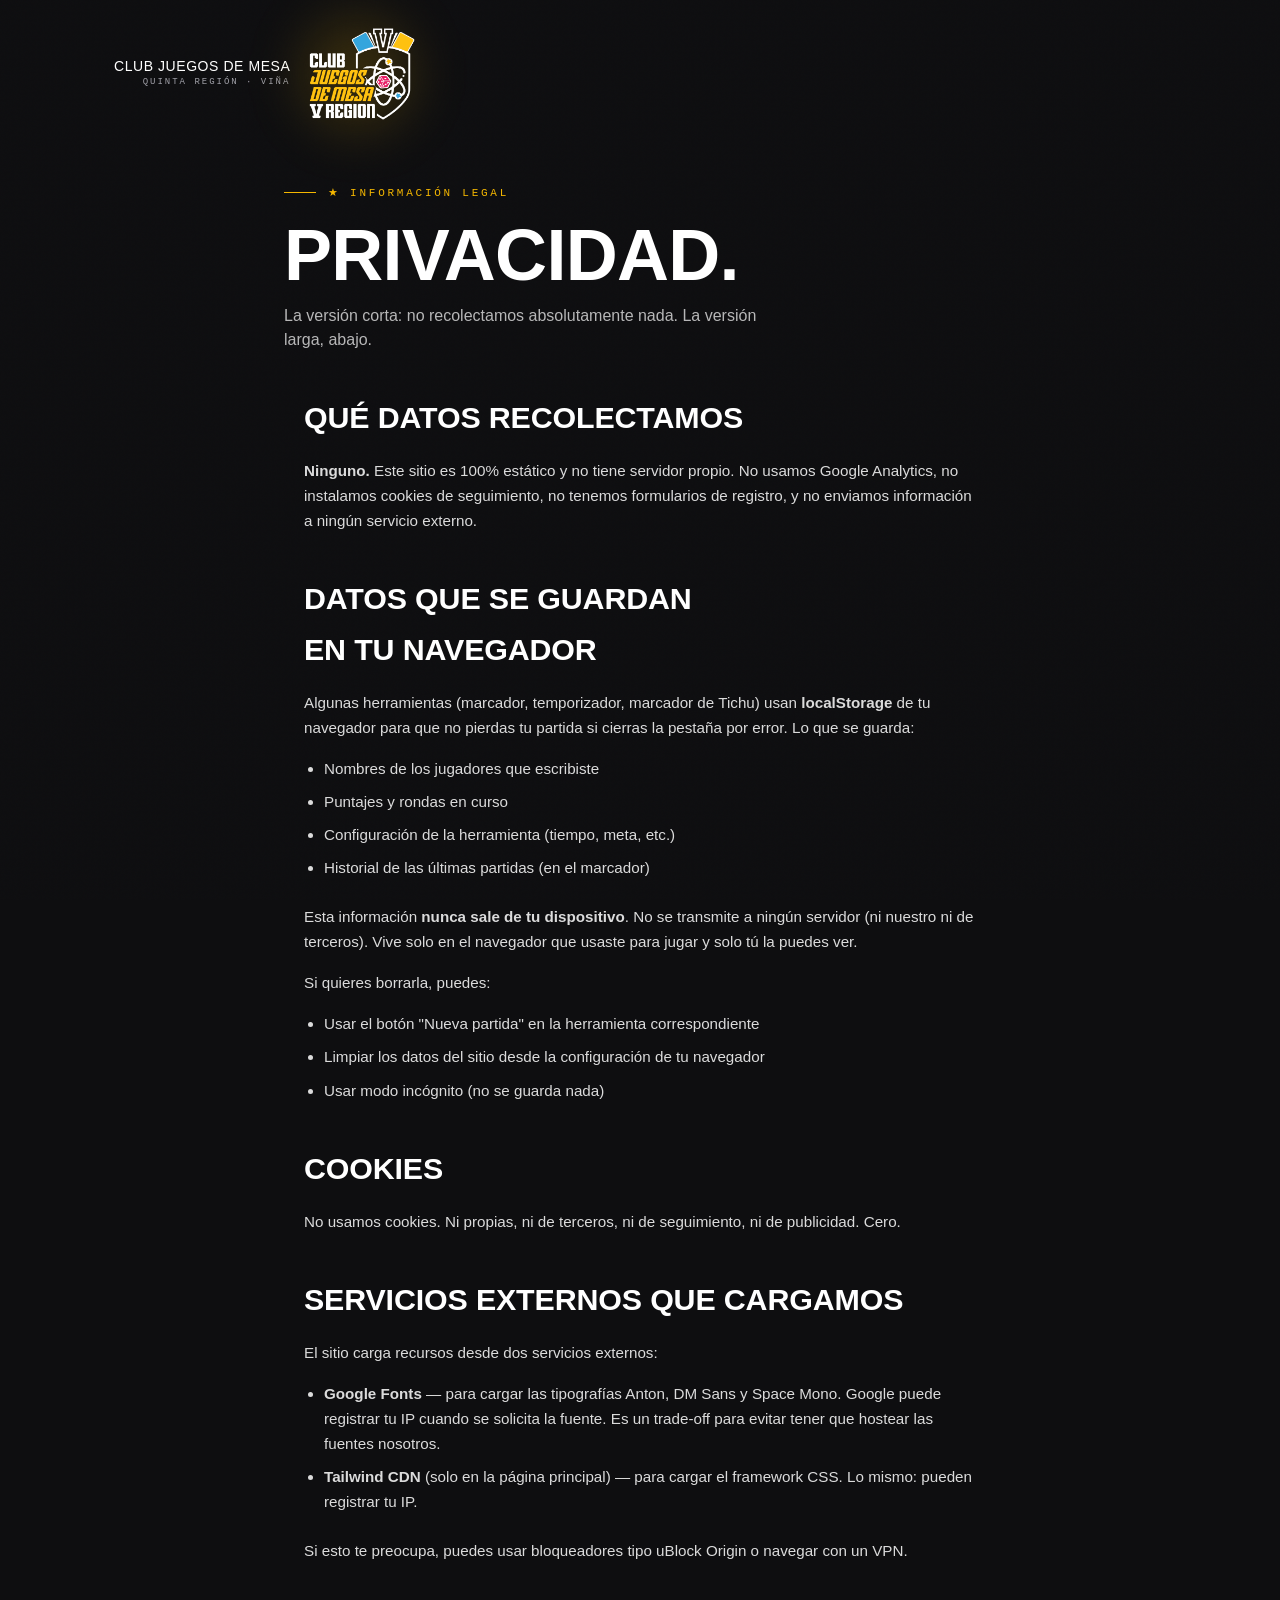
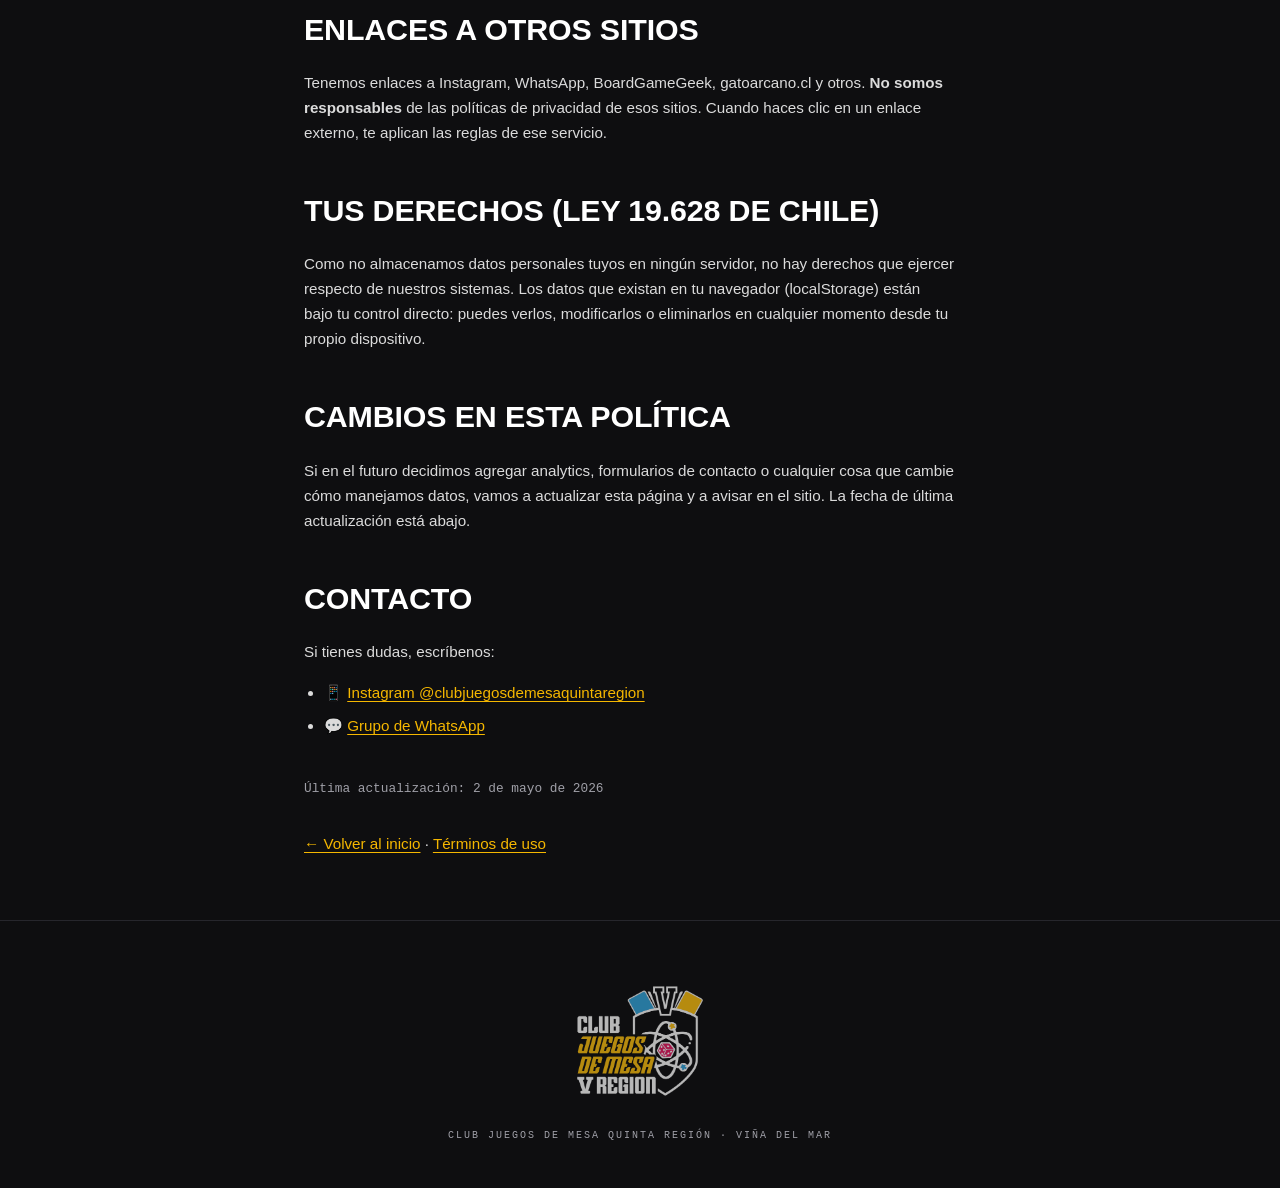
<file: privacidad.html>
<!DOCTYPE html>
<html lang="es">
<head>
<meta charset="UTF-8" />
<meta http-equiv="Content-Security-Policy" content="default-src 'self'; script-src 'self' 'unsafe-inline'; style-src 'self' 'unsafe-inline' https://fonts.googleapis.com; font-src https://fonts.gstatic.com; img-src 'self' data: blob:; connect-src 'self'; manifest-src 'self'; worker-src 'self'; object-src 'none'; base-uri 'self'; form-action 'none'" />
<meta name="viewport" content="width=device-width, initial-scale=1.0" />
<meta name="theme-color" content="#0E0E10" />
<title>Política de privacidad · Club Juegos de Mesa Quinta Región</title>
<meta name="description" content="Política de privacidad del Club Juegos de Mesa Quinta Región. No usamos analytics, no recolectamos datos personales, no instalamos cookies." />
<meta name="robots" content="index, follow" />
<link rel="canonical" href="https://fcaneo.github.io/CJMVR/privacidad.html" />

<link rel="icon" type="image/svg+xml" href="data:image/svg+xml,%3Csvg xmlns='http://www.w3.org/2000/svg' viewBox='0 0 64 64'%3E%3Crect x='6' y='6' width='52' height='52' rx='10' fill='%23F5B700' stroke='%230E0E10' stroke-width='4'/%3E%3Ccircle cx='20' cy='20' r='5' fill='%230E0E10'/%3E%3Ccircle cx='44' cy='20' r='5' fill='%230E0E10'/%3E%3Ccircle cx='32' cy='32' r='5' fill='%230E0E10'/%3E%3Ccircle cx='20' cy='44' r='5' fill='%230E0E10'/%3E%3Ccircle cx='44' cy='44' r='5' fill='%230E0E10'/%3E%3C/svg%3E" />

<link rel="preconnect" href="https://fonts.googleapis.com">
<link rel="preconnect" href="https://fonts.gstatic.com" crossorigin>
<link href="https://fonts.googleapis.com/css2?family=Anton&family=DM+Sans:opsz,wght@9..40,400;9..40,500;9..40,700&family=Space+Mono:wght@400;700&display=swap" rel="stylesheet">

<link rel="stylesheet" href="assets/tools.css">

<!-- PWA -->
<link rel="manifest" href="manifest.json">
<link rel="apple-touch-icon" href="assets/icon-180.png">
<meta name="apple-mobile-web-app-capable" content="yes">
<meta name="apple-mobile-web-app-status-bar-style" content="black-translucent">
<meta name="apple-mobile-web-app-title" content="CJMVR">
<meta name="mobile-web-app-capable" content="yes">
<script defer src="assets/register-sw.js"></script>
</head>
<body>

<header class="tool-header">
  <a href="./" class="tool-brand" aria-label="Volver al sitio del Club Juegos de Mesa Quinta Región">
    <span class="text">
      <span class="name">Club Juegos de Mesa</span>
      <span class="sub">Quinta Región · Viña</span>
    </span>
    <img src="assets/logo/cjmvr-logo-blanco.png" alt="" class="brand-logo" width="880" height="886" />
  </a>
</header>

<main class="tool-main">
  <div class="tool-eyebrow gold">★ Información legal</div>
  <h1 class="tool-title">Privacidad.</h1>
  <p class="tool-subtitle">La versión corta: no recolectamos absolutamente nada. La versión larga, abajo.</p>

  <section class="seo-section" style="margin-top: 2rem;">
    <h2>Qué datos recolectamos</h2>
    <p><strong>Ninguno.</strong> Este sitio es 100% estático y no tiene servidor propio. No usamos Google Analytics, no instalamos cookies de seguimiento, no tenemos formularios de registro, y no enviamos información a ningún servicio externo.</p>

    <h2>Datos que se guardan en tu navegador</h2>
    <p>Algunas herramientas (marcador, temporizador, marcador de Tichu) usan <strong>localStorage</strong> de tu navegador para que no pierdas tu partida si cierras la pestaña por error. Lo que se guarda:</p>
    <ul>
      <li>Nombres de los jugadores que escribiste</li>
      <li>Puntajes y rondas en curso</li>
      <li>Configuración de la herramienta (tiempo, meta, etc.)</li>
      <li>Historial de las últimas partidas (en el marcador)</li>
    </ul>
    <p>Esta información <strong>nunca sale de tu dispositivo</strong>. No se transmite a ningún servidor (ni nuestro ni de terceros). Vive solo en el navegador que usaste para jugar y solo tú la puedes ver.</p>
    <p>Si quieres borrarla, puedes:</p>
    <ul>
      <li>Usar el botón "Nueva partida" en la herramienta correspondiente</li>
      <li>Limpiar los datos del sitio desde la configuración de tu navegador</li>
      <li>Usar modo incógnito (no se guarda nada)</li>
    </ul>

    <h2>Cookies</h2>
    <p>No usamos cookies. Ni propias, ni de terceros, ni de seguimiento, ni de publicidad. Cero.</p>

    <h2>Servicios externos que cargamos</h2>
    <p>El sitio carga recursos desde dos servicios externos:</p>
    <ul>
      <li><strong>Google Fonts</strong> — para cargar las tipografías Anton, DM Sans y Space Mono. Google puede registrar tu IP cuando se solicita la fuente. Es un trade-off para evitar tener que hostear las fuentes nosotros.</li>
      <li><strong>Tailwind CDN</strong> (solo en la página principal) — para cargar el framework CSS. Lo mismo: pueden registrar tu IP.</li>
    </ul>
    <p>Si esto te preocupa, puedes usar bloqueadores tipo uBlock Origin o navegar con un VPN.</p>

    <h2>Enlaces a otros sitios</h2>
    <p>Tenemos enlaces a Instagram, WhatsApp, BoardGameGeek, gatoarcano.cl y otros. <strong>No somos responsables</strong> de las políticas de privacidad de esos sitios. Cuando haces clic en un enlace externo, te aplican las reglas de ese servicio.</p>

    <h2>Tus derechos (Ley 19.628 de Chile)</h2>
    <p>Como no almacenamos datos personales tuyos en ningún servidor, no hay derechos que ejercer respecto de nuestros sistemas. Los datos que existan en tu navegador (localStorage) están bajo tu control directo: puedes verlos, modificarlos o eliminarlos en cualquier momento desde tu propio dispositivo.</p>

    <h2>Cambios en esta política</h2>
    <p>Si en el futuro decidimos agregar analytics, formularios de contacto o cualquier cosa que cambie cómo manejamos datos, vamos a actualizar esta página y a avisar en el sitio. La fecha de última actualización está abajo.</p>

    <h2>Contacto</h2>
    <p>Si tienes dudas, escríbenos:</p>
    <ul>
      <li>📱 <a href="https://www.instagram.com/clubjuegosdemesaquintaregion">Instagram @clubjuegosdemesaquintaregion</a></li>
      <li>💬 <a href="https://chat.whatsapp.com/GYmennwlxbxDE3G6Ljhrbh">Grupo de WhatsApp</a></li>
    </ul>

    <p style="margin-top: 2.5rem; font-family: 'Space Mono', monospace; font-size: 0.8rem; color: var(--dim);">Última actualización: 2 de mayo de 2026</p>

    <p style="margin-top: 2rem;"><a href="./">← Volver al inicio</a> · <a href="terminos.html">Términos de uso</a></p>
  </section>
</main>

<footer class="tool-footer">
  <div class="footer-content">
    <a href="./" aria-label="Volver al Club Juegos de Mesa Quinta Región">
      <img src="assets/logo/cjmvr-logo-blanco.png" alt="" class="footer-logo" width="880" height="886" loading="lazy" decoding="async" />
    </a>
    <span class="footer-tag">
      <a href="./">Club Juegos de Mesa Quinta Región</a> · Viña del Mar
    </span>
  </div>
</footer>

</body>
</html>
</file>
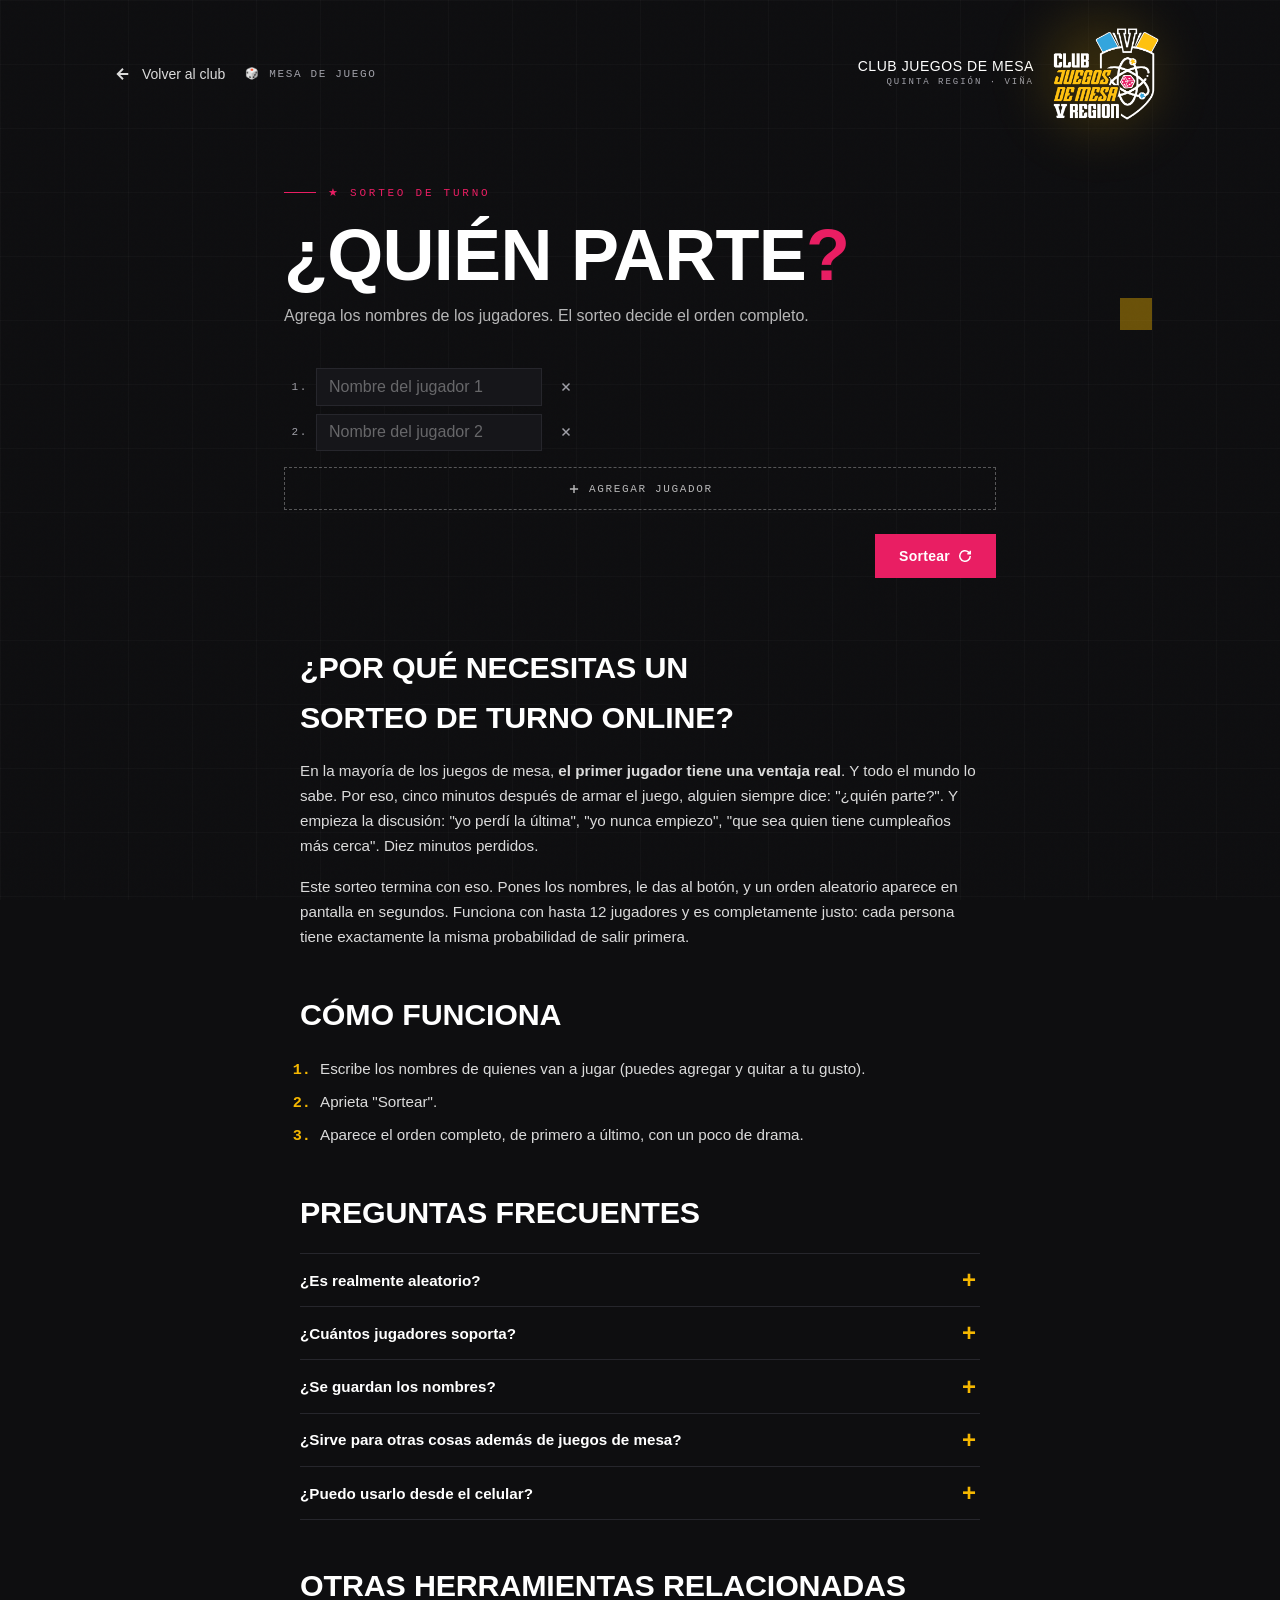
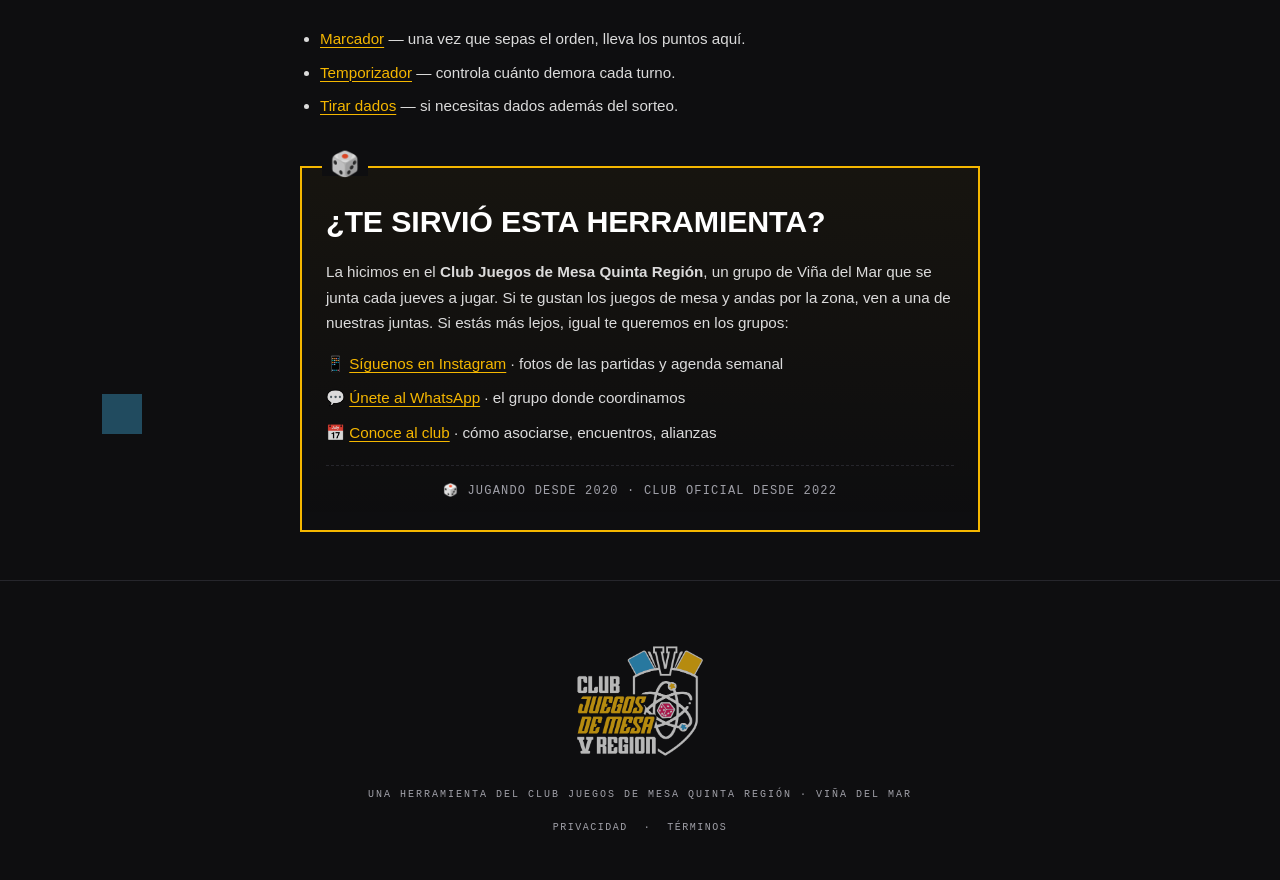
<file: sorteo.html>
<!DOCTYPE html>
<html lang="es">
<head>
<meta charset="UTF-8" />
<meta http-equiv="Content-Security-Policy" content="default-src 'self'; script-src 'self' 'unsafe-inline'; style-src 'self' 'unsafe-inline' https://fonts.googleapis.com; font-src https://fonts.gstatic.com; img-src 'self' data: blob:; connect-src 'self'; manifest-src 'self'; worker-src 'self'; object-src 'none'; base-uri 'self'; form-action 'none'" />
<meta name="viewport" content="width=device-width, initial-scale=1.0" />
<meta name="theme-color" content="#0E0E10" />
<title>Sorteo de turno online · ¿Quién parte primero? · CJMVR</title>
<meta name="description" content="Sortea el orden de jugadores en juegos de mesa, hasta 12 personas. Aleatorio, justo y sin discutir. Gratis y sin registro." />
<meta name="robots" content="index, follow" />
<link rel="canonical" href="https://fcaneo.github.io/CJMVR/sorteo.html" />

<meta property="og:title" content="Sorteo de turno · ¿Quién parte primero?" />
<meta property="og:description" content="Sortea el orden de jugadores en juegos de mesa, hasta 12 personas. Sin discutir, sin perder tiempo. Gratis y sin registro." />
<meta property="og:type" content="website" />
<meta property="og:url" content="https://fcaneo.github.io/CJMVR/sorteo.html" />
<meta property="og:image" content="https://fcaneo.github.io/CJMVR/assets/images/og-image.png" />
<meta property="og:image:alt" content="Sorteo de turno — quién juega primero" />
<meta property="og:image:width" content="1200" />
<meta property="og:image:height" content="630" />
<meta property="og:site_name" content="Club Juegos de Mesa Quinta Región" />
<meta property="og:locale" content="es_CL" />
<meta property="og:locale:alternate" content="es_ES" />
<meta property="og:locale:alternate" content="es_MX" />
<meta property="og:locale:alternate" content="es_AR" />

<!-- Twitter -->
<meta name="twitter:card" content="summary_large_image" />
<meta name="twitter:title" content="Sorteo de turno · ¿Quién parte primero?" />
<meta name="twitter:description" content="Sortea el orden hasta 12 jugadores. Sin discutir, sin perder tiempo." />
<meta name="twitter:image" content="https://fcaneo.github.io/CJMVR/assets/images/og-image.png" />

<!-- Schema.org: WebApplication + BreadcrumbList -->
<script type="application/ld+json">
{
  "@context": "https://schema.org",
  "@type": "WebApplication",
  "name": "Sorteo de turno online",
  "alternateName": "¿Quién parte primero?",
  "url": "https://fcaneo.github.io/CJMVR/sorteo.html",
  "description": "Sortea de manera aleatoria y justa el orden de jugadores en juegos de mesa. Soporta hasta 12 personas. Sin registros, sin discusiones.",
  "applicationCategory": "UtilitiesApplication",
  "applicationSubCategory": "Random Picker",
  "operatingSystem": "Any (web browser)",
  "browserRequirements": "Requires JavaScript",
  "inLanguage": "es",
  "isAccessibleForFree": true,
  "offers": {
    "@type": "Offer",
    "price": "0",
    "priceCurrency": "CLP"
  },
  "publisher": {
    "@type": "Organization",
    "name": "Club Juegos de Mesa Quinta Región",
    "url": "https://fcaneo.github.io/CJMVR/"
  }
}
</script>
<script type="application/ld+json">
{
  "@context": "https://schema.org",
  "@type": "BreadcrumbList",
  "itemListElement": [
    { "@type": "ListItem", "position": 1, "name": "Club Juegos de Mesa Quinta Región", "item": "https://fcaneo.github.io/CJMVR/" },
    { "@type": "ListItem", "position": 2, "name": "Mesa de juego", "item": "https://fcaneo.github.io/CJMVR/mesa.html" },
    { "@type": "ListItem", "position": 3, "name": "Sorteo de turno", "item": "https://fcaneo.github.io/CJMVR/sorteo.html" }
  ]
}
</script>

<link rel="icon" type="image/svg+xml" href="data:image/svg+xml,%3Csvg xmlns='http://www.w3.org/2000/svg' viewBox='0 0 64 64'%3E%3Crect x='6' y='6' width='52' height='52' rx='10' fill='%23F5B700' stroke='%230E0E10' stroke-width='4'/%3E%3Ccircle cx='20' cy='20' r='5' fill='%230E0E10'/%3E%3Ccircle cx='44' cy='20' r='5' fill='%230E0E10'/%3E%3Ccircle cx='32' cy='32' r='5' fill='%230E0E10'/%3E%3Ccircle cx='20' cy='44' r='5' fill='%230E0E10'/%3E%3Ccircle cx='44' cy='44' r='5' fill='%230E0E10'/%3E%3C/svg%3E" />

<link rel="preconnect" href="https://fonts.googleapis.com">
<link rel="preconnect" href="https://fonts.gstatic.com" crossorigin>
<link href="https://fonts.googleapis.com/css2?family=Anton&family=DM+Sans:opsz,wght@9..40,400;9..40,500;9..40,700&family=Space+Mono:wght@400;700&display=swap" rel="stylesheet">

<link rel="stylesheet" href="assets/tools.css">

<!-- PWA -->
<link rel="manifest" href="manifest.json">
<link rel="apple-touch-icon" href="assets/icon-180.png">
<meta name="apple-mobile-web-app-capable" content="yes">
<meta name="apple-mobile-web-app-status-bar-style" content="black-translucent">
<meta name="apple-mobile-web-app-title" content="CJMVR">
<meta name="mobile-web-app-capable" content="yes">
<script defer src="assets/register-sw.js"></script>

<style>
  /* Específico del sorteo */
  .player-list {
    list-style: none;
    margin: 0 0 1rem;
    padding: 0;
    display: flex;
    flex-direction: column;
    gap: 0.5rem;
  }

  .player-row {
    display: flex;
    align-items: center;
    gap: 0.5rem;
  }
  .player-num {
    font-family: 'Space Mono', monospace;
    font-size: 11px;
    letter-spacing: 0.15em;
    color: var(--dim);
    width: 24px;
    text-align: right;
  }
  .remove-player {
    width: 32px;
    height: 32px;
    display: flex;
    align-items: center;
    justify-content: center;
    color: var(--dim);
    background: transparent;
    border: none;
    cursor: pointer;
    transition: color 0.2s ease;
  }
  .remove-player:hover { color: var(--magenta); }

  .add-player-btn {
    width: 100%;
    padding: 0.85rem;
    margin-bottom: 1.5rem;
    border: 1px dashed rgba(255,255,255,0.3);
    color: rgba(255,255,255,0.7);
    background: transparent;
    cursor: pointer;
    font-family: 'Space Mono', monospace;
    font-size: 11px;
    letter-spacing: 0.15em;
    text-transform: uppercase;
    display: inline-flex;
    align-items: center;
    justify-content: center;
    gap: 8px;
    transition: all 0.2s ease;
  }
  .add-player-btn:hover {
    border-color: var(--magenta);
    color: var(--magenta);
  }
  .add-player-btn:disabled {
    opacity: 0.4;
    cursor: not-allowed;
  }

  .actions-row {
    display: flex;
    justify-content: space-between;
    align-items: center;
    gap: 1rem;
  }

  .error-msg {
    color: var(--magenta);
    font-family: 'Space Mono', monospace;
    font-size: 11px;
    letter-spacing: 0.15em;
    text-transform: uppercase;
  }

  /* Resultado */
  .result-view {
    text-align: center;
    position: relative;
  }

  .result-eyebrow {
    font-family: 'Space Mono', monospace;
    font-size: 11px;
    letter-spacing: 0.25em;
    text-transform: uppercase;
    color: rgba(255,255,255,0.6);
    margin-bottom: 0.5rem;
    opacity: 0;
    animation: fadeIn 0.4s ease-out forwards;
  }

  @keyframes fadeIn {
    from { opacity: 0; transform: translateY(-6px); }
    to { opacity: 1; transform: translateY(0); }
  }

  /* Dots de suspenso antes del reveal */
  .winner-suspense {
    font-family: 'Anton', sans-serif;
    font-size: clamp(3rem, 9vw, 5.5rem);
    color: var(--magenta);
    line-height: 0.95;
    margin-bottom: 0.5rem;
    letter-spacing: 0.3em;
    display: inline-block;
  }
  .winner-suspense span {
    display: inline-block;
    animation: dotBounce 0.8s ease-in-out infinite;
  }
  .winner-suspense span:nth-child(2) { animation-delay: 0.15s; }
  .winner-suspense span:nth-child(3) { animation-delay: 0.3s; }
  @keyframes dotBounce {
    0%, 60%, 100% { transform: translateY(0); opacity: 0.5; }
    30% { transform: translateY(-12px); opacity: 1; }
  }

  .winner {
    font-family: 'Anton', sans-serif;
    text-transform: uppercase;
    font-size: clamp(3rem, 9vw, 5.5rem);
    color: var(--gold);
    line-height: 0.95;
    margin-bottom: 0.5rem;
    position: relative;
    display: inline-block;
  }

  /* Reveal cinemático: rota desde abajo + escala + glow */
  @keyframes winnerReveal {
    0% { opacity: 0; transform: scale(0.3) rotate(-15deg) translateY(40px); filter: blur(10px); }
    50% { opacity: 1; transform: scale(1.25) rotate(3deg) translateY(0); filter: blur(0); }
    70% { transform: scale(0.95) rotate(-1deg); }
    100% { transform: scale(1) rotate(0deg); }
  }

  /* Glow dorado pulsante alrededor del ganador */
  @keyframes winnerGlow {
    0% { text-shadow: 0 0 0 rgba(245, 183, 0, 0); }
    40% { text-shadow: 0 0 30px rgba(245, 183, 0, 0.8), 0 0 60px rgba(245, 183, 0, 0.4); }
    100% { text-shadow: 0 0 12px rgba(245, 183, 0, 0.5); }
  }

  .winner-reveal {
    animation:
      winnerReveal 0.9s cubic-bezier(0.2, 0.8, 0.2, 1),
      winnerGlow 1.4s ease-out;
  }

  /* Confetti de piezas saliendo del nombre */
  .confetti-burst {
    position: absolute;
    inset: 0;
    pointer-events: none;
    overflow: visible;
    z-index: 1;
  }
  .confetti-piece {
    position: absolute;
    top: 50%;
    left: 50%;
    width: 10px;
    height: 10px;
    opacity: 0;
  }
  .confetti-piece.show {
    animation: confettiFly 1s cubic-bezier(0.2, 0.8, 0.2, 1) forwards;
  }
  @keyframes confettiFly {
    0% {
      opacity: 1;
      transform: translate(-50%, -50%) scale(0.5) rotate(0deg);
    }
    100% {
      opacity: 0;
      transform:
        translate(calc(-50% + var(--dx, 0px)), calc(-50% + var(--dy, 0px)))
        scale(1)
        rotate(var(--rot, 360deg));
    }
  }

  .order-list {
    list-style: none;
    margin: 1.5rem auto 2rem;
    max-width: 320px;
  }
  .order-list li {
    display: flex;
    align-items: center;
    gap: 12px;
    padding: 0.4rem 0;
    opacity: 0;
    animation: slideIn 0.4s cubic-bezier(0.2, 0.8, 0.2, 1) forwards;
  }
  @keyframes slideIn {
    from { opacity: 0; transform: translateX(-15px) scale(0.95); }
    to { opacity: 1; transform: translateX(0) scale(1); }
  }
  .order-list li.first {
    animation-name: slideInGold;
  }
  @keyframes slideInGold {
    0% { opacity: 0; transform: translateX(-15px) scale(0.95); }
    60% { opacity: 1; transform: translateX(2px) scale(1.05); background: rgba(245, 183, 0, 0.1); }
    100% { opacity: 1; transform: translateX(0) scale(1); background: transparent; }
  }
  .order-num {
    font-family: 'Space Mono', monospace;
    font-size: 12px;
    color: rgba(255,255,255,0.4);
    width: 30px;
    text-align: right;
  }
  .order-num.first { color: var(--gold); font-weight: 700; }
  .order-name {
    color: rgba(255,255,255,0.7);
  }
  .order-name.first { color: var(--paper); font-weight: 700; }

  .actions {
    display: flex;
    gap: 0.75rem;
    flex-wrap: wrap;
    justify-content: center;
  }

  .share-link {
    display: inline-flex;
    align-items: center;
    gap: 6px;
    margin-top: 1.5rem;
    color: var(--dim);
    text-decoration: none;
    font-family: 'Space Mono', monospace;
    font-size: 10px;
    letter-spacing: 0.2em;
    text-transform: uppercase;
    transition: color 0.2s ease;
    background: none;
    border: none;
    cursor: pointer;
  }
  .share-link:hover { color: var(--magenta); }
</style>
</head>
<body>

<div class="grid-bg"></div>

<div class="floater" style="top: 12%; right: 10%; width: 32px; height: 32px; background: var(--gold); --r: 12deg;"></div>
<div class="floater" style="bottom: 18%; left: 8%; width: 40px; height: 40px; background: var(--cyan); --r: -10deg; animation-delay: 1.2s;"></div>

<header class="tool-header">
  <div class="tool-nav">
    <a href="./" class="tool-back">
      <svg viewBox="0 0 24 24" fill="none" stroke="currentColor" stroke-width="2.5"><path d="M19 12H5M12 5l-7 7 7 7"/></svg>
      Volver al club
    </a>
    <a href="mesa.html" class="tool-link">
      🎲 Mesa de juego
    </a>
  </div>
  <a href="./" class="tool-brand" aria-label="Volver al sitio del Club Juegos de Mesa Quinta Región">
    <span class="text">
      <span class="name">Club Juegos de Mesa</span>
      <span class="sub">Quinta Región · Viña</span>
    </span>
    <img src="assets/logo/cjmvr-logo-blanco.png" alt="" class="brand-logo" width="880" height="886" />
  </a>
</header>

<main class="tool-main">
  <!-- Vista 1: input -->
  <div id="input-view">
    <div class="tool-eyebrow magenta">★ Sorteo de turno</div>
    <h1 class="tool-title">¿Quién parte<span style="color: var(--magenta)">?</span></h1>
    <p class="tool-subtitle">Agrega los nombres de los jugadores. El sorteo decide el orden completo.</p>

    <ul id="player-list" class="player-list"></ul>

    <button id="add-player" class="add-player-btn" type="button">
      <svg width="14" height="14" viewBox="0 0 24 24" fill="none" stroke="currentColor" stroke-width="2.5"><path d="M12 5v14M5 12h14"/></svg>
      Agregar jugador
    </button>

    <div class="actions-row">
      <span id="error-msg" class="error-msg"></span>
      <button id="do-shuffle" class="btn btn-magenta">
        Sortear
        <svg width="14" height="14" viewBox="0 0 24 24" fill="none" stroke="currentColor" stroke-width="2.5"><path d="M21 12a9 9 0 11-3-6.7L21 8M21 3v5h-5"/></svg>
      </button>
    </div>
  </div>

  <!-- Vista 2: resultado -->
  <div id="result-view" class="result-view" hidden>
    <div id="winner-phrase" class="result-eyebrow">Parte</div>
    <div style="position: relative; display: inline-block;">
      <div id="winner" class="winner">—</div>
      <div id="confetti" class="confetti-burst" aria-hidden="true"></div>
    </div>
    <div class="result-eyebrow" style="margin-top: 1.5rem;">Orden completo</div>
    <ol id="order" class="order-list"></ol>

    <div class="actions">
      <button id="shuffle-again" class="btn btn-magenta">
        Sortear de nuevo
        <svg width="14" height="14" viewBox="0 0 24 24" fill="none" stroke="currentColor" stroke-width="2.5"><path d="M21 12a9 9 0 11-3-6.7L21 8M21 3v5h-5"/></svg>
      </button>
      <button id="share-result" class="btn btn-outline" type="button">
        Compartir resultado
        <svg width="14" height="14" viewBox="0 0 24 24" fill="none" stroke="currentColor" stroke-width="2.5"><circle cx="18" cy="5" r="3"/><circle cx="6" cy="12" r="3"/><circle cx="18" cy="19" r="3"/><line x1="8.59" y1="13.51" x2="15.42" y2="17.49"/><line x1="15.41" y1="6.51" x2="8.59" y2="10.49"/></svg>
      </button>
      <button id="edit-names" class="btn btn-ghost">Editar nombres</button>
    </div>

    <div>
      <button id="share" class="share-link" type="button">
        <svg width="12" height="12" viewBox="0 0 24 24" fill="none" stroke="currentColor" stroke-width="2"><path d="M4 12v8a2 2 0 002 2h12a2 2 0 002-2v-8M16 6l-4-4-4 4M12 2v13"/></svg>
        <span id="share-label">Compartir esta herramienta</span>
      </button>
    </div>
  </div>
</main>

<!-- === Contenido SEO === -->
<section class="seo-section" aria-labelledby="seo-h2">
  <h2 id="seo-h2">¿Por qué necesitas un sorteo de turno online?</h2>
  <p>En la mayoría de los juegos de mesa, <strong>el primer jugador tiene una ventaja real</strong>. Y todo el mundo lo sabe. Por eso, cinco minutos después de armar el juego, alguien siempre dice: "¿quién parte?". Y empieza la discusión: "yo perdí la última", "yo nunca empiezo", "que sea quien tiene cumpleaños más cerca". Diez minutos perdidos.</p>
  <p>Este sorteo termina con eso. Pones los nombres, le das al botón, y un orden aleatorio aparece en pantalla en segundos. Funciona con hasta 12 jugadores y es completamente justo: cada persona tiene exactamente la misma probabilidad de salir primera.</p>

  <h2>Cómo funciona</h2>
  <ol>
    <li>Escribe los nombres de quienes van a jugar (puedes agregar y quitar a tu gusto).</li>
    <li>Aprieta "Sortear".</li>
    <li>Aparece el orden completo, de primero a último, con un poco de drama.</li>
  </ol>

  <h2>Preguntas frecuentes</h2>
  <div class="seo-faq">
    <details>
      <summary>¿Es realmente aleatorio?</summary>
      <p>Sí. Usa el generador aleatorio nativo del navegador.</p>
    </details>
    <details>
      <summary>¿Cuántos jugadores soporta?</summary>
      <p>Hasta 12 jugadores en una misma partida.</p>
    </details>
    <details>
      <summary>¿Se guardan los nombres?</summary>
      <p>No. Si recargas la página, se pierden. La privacidad es total.</p>
    </details>
    <details>
      <summary>¿Sirve para otras cosas además de juegos de mesa?</summary>
      <p>Sí. Sortear roles, decidir quién paga la pizza, asignar tareas, hacer un amigo secreto. Cualquier cosa donde necesites un orden o ganador aleatorio.</p>
    </details>
    <details>
      <summary>¿Puedo usarlo desde el celular?</summary>
      <p>Sí. Está pensado para mobile primero.</p>
    </details>
  </div>

  <h2>Otras herramientas relacionadas</h2>
  <ul>
    <li><a href="marcador.html">Marcador</a> — una vez que sepas el orden, lleva los puntos aquí.</li>
    <li><a href="temporizador.html">Temporizador</a> — controla cuánto demora cada turno.</li>
    <li><a href="dados.html">Tirar dados</a> — si necesitas dados además del sorteo.</li>
  </ul>

  <!-- Bloque "Conoce al club" -->
  <div class="club-card">
    <h2>¿Te sirvió esta herramienta?</h2>
    <p>La hicimos en el <strong>Club Juegos de Mesa Quinta Región</strong>, un grupo de Viña del Mar que se junta cada jueves a jugar. Si te gustan los juegos de mesa y andas por la zona, ven a una de nuestras juntas. Si estás más lejos, igual te queremos en los grupos:</p>
    <ul>
      <li>📱 <a href="https://www.instagram.com/clubjuegosdemesaquintaregion">Síguenos en Instagram</a> · fotos de las partidas y agenda semanal</li>
      <li>💬 <a href="https://chat.whatsapp.com/GYmennwlxbxDE3G6Ljhrbh">Únete al WhatsApp</a> · el grupo donde coordinamos</li>
      <li>📅 <a href="./">Conoce al club</a> · cómo asociarse, encuentros, alianzas</li>
    </ul>
    <span class="club-tagline">🎲 Jugando desde 2020 · Club oficial desde 2022</span>
  </div>
</section>

<!-- Schema FAQPage -->
<script type="application/ld+json">
{
  "@context": "https://schema.org",
  "@type": "FAQPage",
  "mainEntity": [
    { "@type": "Question", "name": "¿Es realmente aleatorio el sorteo de turno?", "acceptedAnswer": { "@type": "Answer", "text": "Sí. Usa el generador aleatorio nativo del navegador." } },
    { "@type": "Question", "name": "¿Cuántos jugadores soporta?", "acceptedAnswer": { "@type": "Answer", "text": "Hasta 12 jugadores en una misma partida." } },
    { "@type": "Question", "name": "¿Se guardan los nombres?", "acceptedAnswer": { "@type": "Answer", "text": "No. Si recargas la página, se pierden. La privacidad es total." } },
    { "@type": "Question", "name": "¿Sirve para otras cosas además de juegos de mesa?", "acceptedAnswer": { "@type": "Answer", "text": "Sí. Sortear roles, decidir quién paga la pizza, asignar tareas, hacer un amigo secreto. Cualquier cosa donde necesites un orden o ganador aleatorio." } },
    { "@type": "Question", "name": "¿Puedo usarlo desde el celular?", "acceptedAnswer": { "@type": "Answer", "text": "Sí. Está pensado para mobile primero." } }
  ]
}
</script>

<footer class="tool-footer">
  <div class="footer-content">
    <a href="./" aria-label="Volver al Club Juegos de Mesa Quinta Región">
      <img src="assets/logo/cjmvr-logo-blanco.png" alt="" class="footer-logo" width="880" height="886" loading="lazy" decoding="async" />
    </a>
    <span class="footer-tag">
      Una herramienta del <a href="./">Club Juegos de Mesa Quinta Región</a> · Viña del Mar
    </span>
    <div class="footer-legal">
      <a href="privacidad.html">Privacidad</a>
      <span>·</span>
      <a href="terminos.html">Términos</a>
    </div>
  </div>
</footer>

<script src="assets/common.js"></script>
<script>
  const MAX_JUGADORES = 12;
  const MIN_JUGADORES = 2;

  // Frases sarcásticas/sorprendentes para el ganador del sorteo
  const FRASES_SORTEO = [
    'El elegido es...',
    'Los dioses del azar dijeron...',
    'Sin tongo, sin trampa, parte...',
    'La mesa habló (y no fue democrática)...',
    'Bendecido por la suerte:',
    'Hoy abre la noche...',
    'Que conste, esto fue al azar...',
    'Las cartas no mienten:',
    '95% suerte, 5% destino. Parte:',
    'Y el primer turno es para...',
    'Con ustedes, su nuevo enemigo:',
    'El universo conspiró para que parta...',
    'Tras un cálculo riguroso:',
    'No te pongas nervioso:',
    'No fui yo, fue el random:',
    'Acepta tu destino:',
    'Tira la primera piedra:',
    'Resultado oficial e inapelable:'
  ];

  const inputView = document.getElementById('input-view');
  const resultView = document.getElementById('result-view');
  const playerList = document.getElementById('player-list');
  const addBtn = document.getElementById('add-player');
  const doBtn = document.getElementById('do-shuffle');
  const errorEl = document.getElementById('error-msg');
  const winnerEl = document.getElementById('winner');
  const orderEl = document.getElementById('order');
  const againBtn = document.getElementById('shuffle-again');
  const editBtn = document.getElementById('edit-names');
  const shareBtn = document.getElementById('share');
  const shareLabel = document.getElementById('share-label');

  let ultimosNombres = [];

  function crearFila(num) {
    const li = document.createElement('li');
    li.className = 'player-row';
    li.innerHTML = `
      <span class="player-num">${num}.</span>
      <input type="text" maxlength="20" placeholder="Nombre del jugador ${num}" aria-label="Jugador ${num}" autocomplete="off" autocorrect="off" autocapitalize="words" spellcheck="false" />
      <button type="button" class="remove-player" aria-label="Quitar jugador">
        <svg width="14" height="14" viewBox="0 0 24 24" fill="none" stroke="currentColor" stroke-width="2.5"><path d="M18 6L6 18M6 6l12 12"/></svg>
      </button>
    `;
    li.querySelector('.remove-player').addEventListener('click', () => {
      if (playerList.children.length <= MIN_JUGADORES) {
        mostrarError(`Mínimo ${MIN_JUGADORES} jugadores.`);
        return;
      }
      li.remove();
      renumerar();
      actualizarBotonAgregar();
    });
    li.querySelector('input').addEventListener('keydown', (e) => {
      if (e.key === 'Enter') {
        e.preventDefault();
        sortear();
      }
    });
    return li;
  }

  function renumerar() {
    Array.from(playerList.children).forEach((li, i) => {
      const num = i + 1;
      li.querySelector('.player-num').textContent = `${num}.`;
      const input = li.querySelector('input');
      input.placeholder = `Nombre del jugador ${num}`;
      input.setAttribute('aria-label', `Jugador ${num}`);
    });
  }

  function actualizarBotonAgregar() {
    addBtn.disabled = playerList.children.length >= MAX_JUGADORES;
  }

  function inicializarLista(nombres = []) {
    playerList.innerHTML = '';
    const arr = nombres.length >= MIN_JUGADORES ? nombres : ['', ''];
    arr.forEach((nombre, i) => {
      const fila = crearFila(i + 1);
      fila.querySelector('input').value = nombre || '';
      playerList.appendChild(fila);
    });
    actualizarBotonAgregar();
  }

  function mostrarError(msg) {
    errorEl.textContent = msg;
    setTimeout(() => { errorEl.textContent = ''; }, 3000);
  }

  function obtenerNombres() {
    return Array.from(playerList.querySelectorAll('input'))
      .map(i => i.value.trim())
      .filter(n => n.length > 0);
  }

  function sortear() {
    const nombres = obtenerNombres();
    if (nombres.length < MIN_JUGADORES) {
      mostrarError(`Necesitas al menos ${MIN_JUGADORES} nombres.`);
      return;
    }
    const set = new Set(nombres.map(n => n.toLowerCase()));
    if (set.size !== nombres.length) {
      mostrarError('Hay nombres repetidos.');
      return;
    }
    ultimosNombres = nombres;
    const orden = [...nombres];
    for (let i = orden.length - 1; i > 0; i--) {
      const j = Math.floor(Math.random() * (i + 1));
      [orden[i], orden[j]] = [orden[j], orden[i]];
    }
    mostrarResultado(orden);
  }

  function lanzarConfetti() {
    const container = document.getElementById('confetti');
    if (!container) return;
    container.innerHTML = '';
    const colors = ['#F5B700', '#3FA9D6', '#E91E63', '#FFFFFF'];
    const N = 18;
    for (let i = 0; i < N; i++) {
      const piece = document.createElement('div');
      piece.className = 'confetti-piece';
      const angle = (i / N) * Math.PI * 2 + (Math.random() - 0.5) * 0.6;
      const dist = 80 + Math.random() * 100;
      const dx = Math.cos(angle) * dist;
      const dy = Math.sin(angle) * dist;
      const rot = (Math.random() - 0.5) * 720;
      const color = colors[i % colors.length];
      const size = 6 + Math.random() * 8;
      piece.style.background = color;
      piece.style.width = size + 'px';
      piece.style.height = size + 'px';
      piece.style.setProperty('--dx', dx + 'px');
      piece.style.setProperty('--dy', dy + 'px');
      piece.style.setProperty('--rot', rot + 'deg');
      container.appendChild(piece);
      // Trigger anim un tick después
      requestAnimationFrame(() => piece.classList.add('show'));
    }
  }

  function mostrarResultado(orden) {
    inputView.hidden = true;
    resultView.hidden = false;

    // Asegura que el resultado esté visible (scroll al top de la vista)
    resultView.scrollIntoView({ behavior: 'smooth', block: 'start' });

    // Frase sorpresa al azar
    const phraseEl = document.getElementById('winner-phrase');
    if (phraseEl) {
      phraseEl.textContent = FRASES_SORTEO[Math.floor(Math.random() * FRASES_SORTEO.length)];
      phraseEl.style.animation = 'none';
      void phraseEl.offsetWidth;
      phraseEl.style.animation = '';
    }

    // FASE 1: Suspenso (3 dots animados)
    winnerEl.classList.remove('winner-reveal');
    winnerEl.innerHTML = '<span class="winner-suspense"><span>·</span><span>·</span><span>·</span></span>';

    // Lista vacía durante suspenso
    orderEl.innerHTML = '';

    // FASE 2: Reveal del ganador (después de ~700ms)
    setTimeout(() => {
      winnerEl.textContent = orden[0];
      void winnerEl.offsetWidth;
      winnerEl.classList.add('winner-reveal');

      // Confetti coincide con el reveal
      lanzarConfetti();

      // FASE 3: Lista del orden con stagger más marcado
      orderEl.innerHTML = '';
      orden.forEach((nombre, i) => {
        const li = document.createElement('li');
        const esGanador = i === 0;
        if (esGanador) li.classList.add('first');
        li.innerHTML = `
          <span class="order-num ${esGanador ? 'first' : ''}">${i + 1}°</span>
          <span class="order-name ${esGanador ? 'first' : ''}">${escapeHtml(nombre)}</span>
        `;
        li.style.animationDelay = `${300 + i * 120}ms`;
        orderEl.appendChild(li);
      });

      setTimeout(() => againBtn.focus(), 600);
    }, 700);
  }

  addBtn.addEventListener('click', () => {
    if (playerList.children.length >= MAX_JUGADORES) return;
    const fila = crearFila(playerList.children.length + 1);
    playerList.appendChild(fila);
    actualizarBotonAgregar();
    fila.querySelector('input').focus();
  });

  doBtn.addEventListener('click', sortear);

  againBtn.addEventListener('click', () => {
    const orden = [...ultimosNombres];
    for (let i = orden.length - 1; i > 0; i--) {
      const j = Math.floor(Math.random() * (i + 1));
      [orden[i], orden[j]] = [orden[j], orden[i]];
    }
    mostrarResultado(orden);
  });

  editBtn.addEventListener('click', () => {
    inputView.hidden = false;
    resultView.hidden = true;
    inicializarLista(ultimosNombres);
    inputView.scrollIntoView({ behavior: 'smooth', block: 'start' });
    const firstInput = playerList.querySelector('input');
    if (firstInput) firstInput.focus({ preventScroll: true });
  });

  // Compartir el resultado del sorteo (texto formateado)
  const shareResultBtn = document.getElementById('share-result');
  if (shareResultBtn) {
    shareResultBtn.addEventListener('click', async () => {
      if (ultimosNombres.length === 0) return;
      // El último resultado mostrado es ultimoOrden — pero no lo guardamos. Lo recalculo del DOM.
      const ordenItems = orderEl.querySelectorAll('li');
      if (ordenItems.length === 0) return;
      const lines = [];
      ordenItems.forEach((li, i) => {
        const nameEl = li.querySelector('.order-name');
        if (nameEl) lines.push(`${i + 1}° ${nameEl.textContent.trim()}`);
      });
      const text = `🎲 Sorteo de turno\n\n${lines.join('\n')}\n\nSorteador del Club Juegos de Mesa Quinta Región\nhttps://fcaneo.github.io/CJMVR/sorteo.html`;
      try {
        if (navigator.share) {
          await navigator.share({ title: 'Sorteo · CJMVR', text });
        } else if (navigator.clipboard) {
          await navigator.clipboard.writeText(text);
          const orig = shareResultBtn.innerHTML;
          shareResultBtn.innerHTML = '¡Copiado!';
          setTimeout(() => { shareResultBtn.innerHTML = orig; }, 2000);
        }
      } catch (e) { /* cancelado */ }
    });
  }

  shareBtn.addEventListener('click', async () => {
    const url = 'https://fcaneo.github.io/CJMVR/sorteo.html';
    const data = {
      title: '¿Quién parte? · Sorteo de turno',
      text: 'Sortea el orden de jugadores sin discutir.',
      url: url
    };
    try {
      if (navigator.share) {
        await navigator.share(data);
      } else if (navigator.clipboard) {
        await navigator.clipboard.writeText(url);
        shareLabel.textContent = '¡Link copiado!';
        setTimeout(() => { shareLabel.textContent = 'Compartir esta herramienta'; }, 2000);
      }
    } catch (e) { /* cancelado */ }
  });

  inicializarLista();
</script>

</body>
</html>
</file>
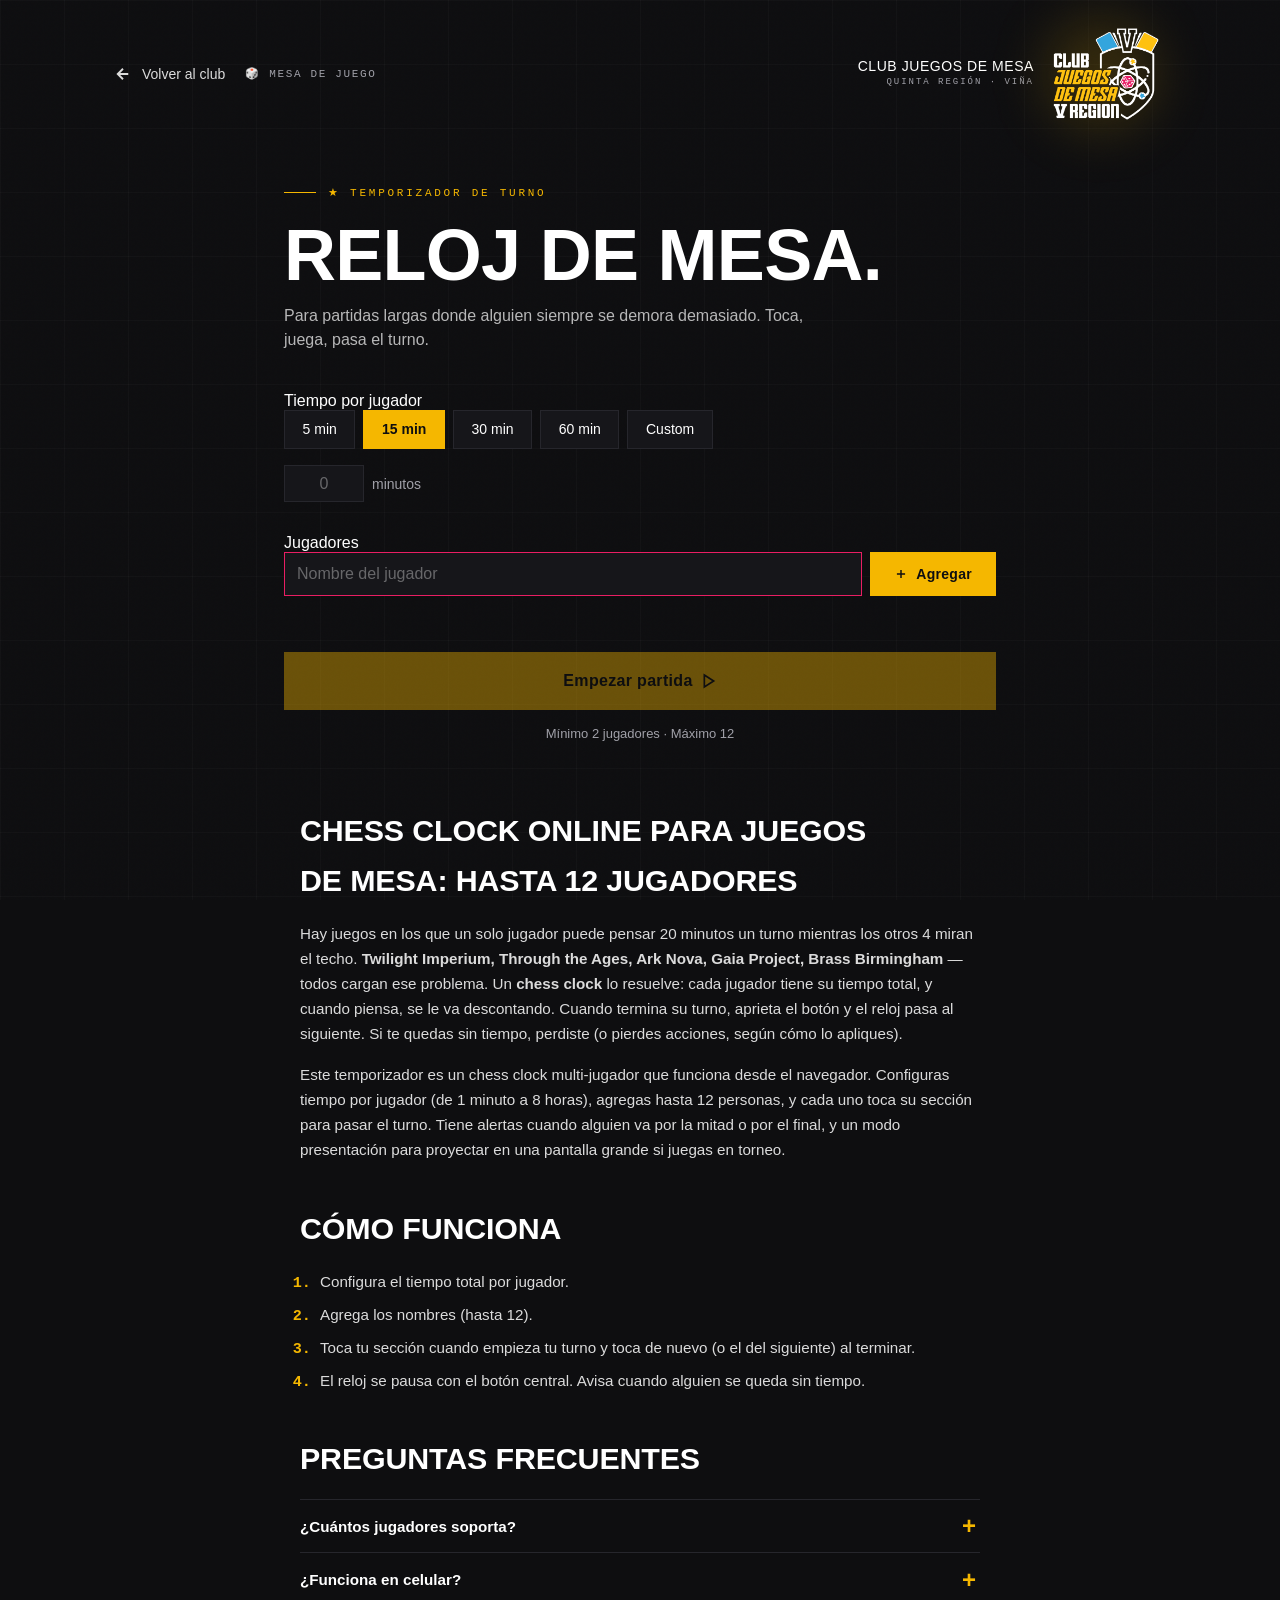
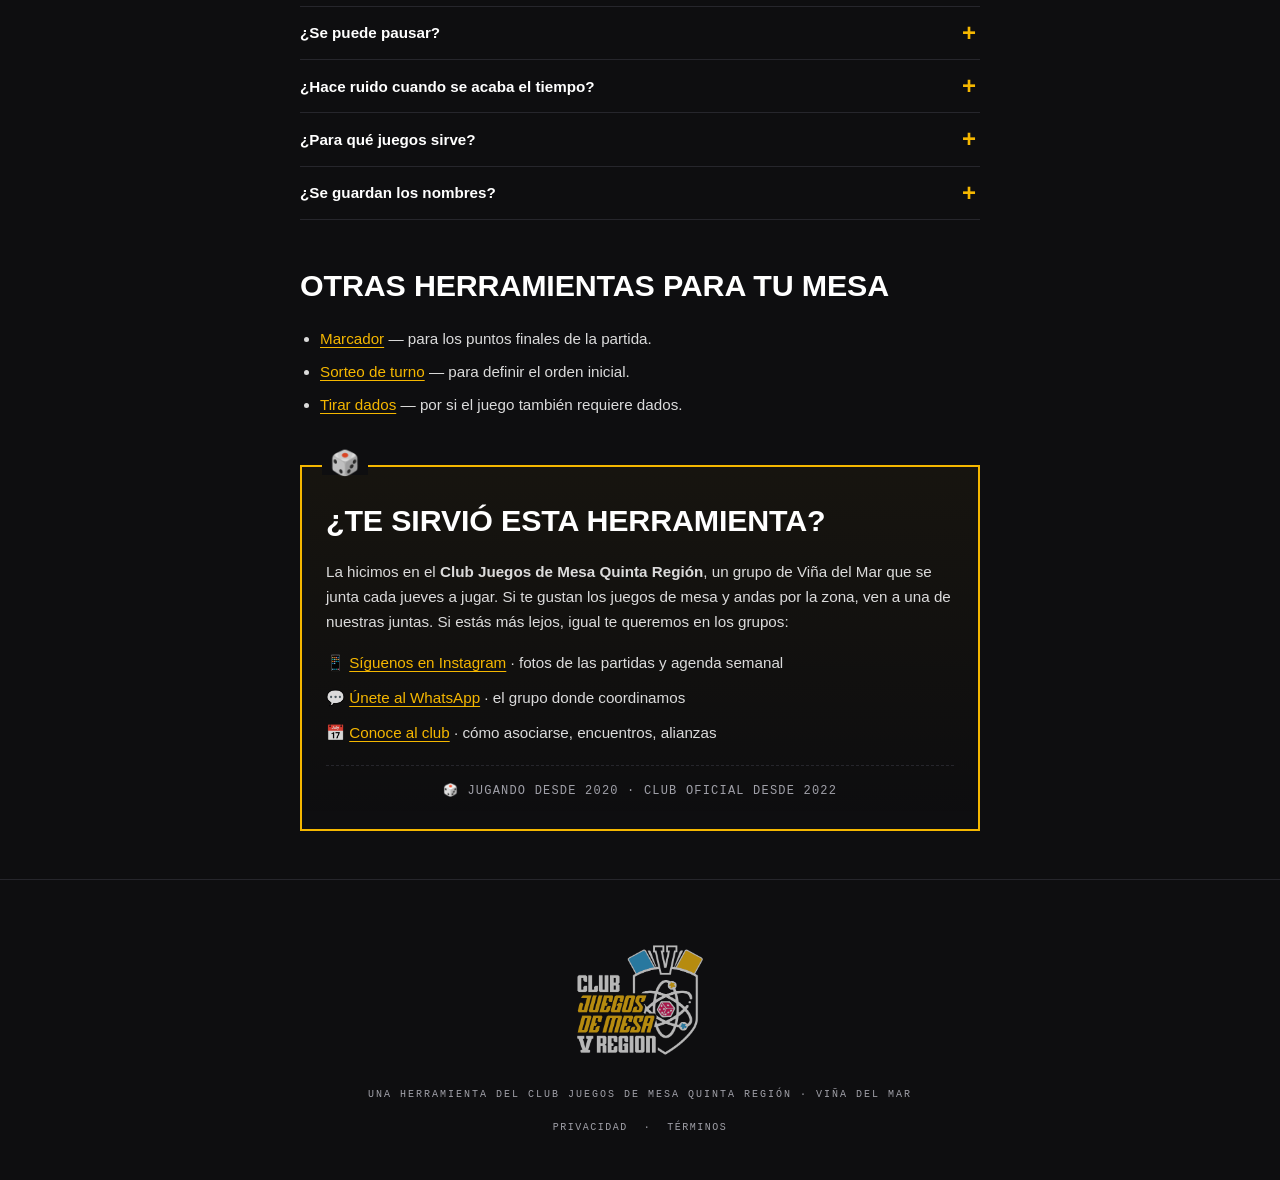
<file: temporizador.html>
<!DOCTYPE html>
<html lang="es">
<head>
<meta charset="UTF-8" />
<meta http-equiv="Content-Security-Policy" content="default-src 'self'; script-src 'self' 'unsafe-inline'; style-src 'self' 'unsafe-inline' https://fonts.googleapis.com; font-src https://fonts.gstatic.com; img-src 'self' data: blob:; connect-src 'self'; manifest-src 'self'; worker-src 'self'; object-src 'none'; base-uri 'self'; form-action 'none'" />
<meta name="viewport" content="width=device-width, initial-scale=1.0" />
<meta name="theme-color" content="#0E0E10" />
<title>Temporizador de turno online · Chess clock para juegos de mesa · CJMVR</title>
<meta name="description" content="Reloj de turnos tipo chess clock para juegos de mesa, hasta 12 jugadores, tiempo configurable. Ideal para Twilight Imperium, Catan, Ark Nova. Gratis." />
<meta name="robots" content="index, follow" />
<link rel="canonical" href="https://fcaneo.github.io/CJMVR/temporizador.html" />

<meta property="og:title" content="Temporizador de turno · Chess clock para juegos de mesa" />
<meta property="og:description" content="Reloj de turnos para partidas largas. Hasta 12 jugadores, tiempo configurable, alerta cuando se acaba. Gratis y sin registro." />
<meta property="og:type" content="website" />
<meta property="og:url" content="https://fcaneo.github.io/CJMVR/temporizador.html" />
<meta property="og:image" content="https://fcaneo.github.io/CJMVR/assets/images/og-image.png" />
<meta property="og:image:alt" content="Temporizador de turno tipo chess clock" />
<meta property="og:image:width" content="1200" />
<meta property="og:image:height" content="630" />
<meta property="og:site_name" content="Club Juegos de Mesa Quinta Región" />
<meta property="og:locale" content="es_CL" />
<meta property="og:locale:alternate" content="es_ES" />
<meta property="og:locale:alternate" content="es_MX" />
<meta property="og:locale:alternate" content="es_AR" />

<!-- Twitter -->
<meta name="twitter:card" content="summary_large_image" />
<meta name="twitter:title" content="Temporizador de turno · Chess clock para juegos de mesa" />
<meta name="twitter:description" content="Hasta 12 jugadores, tiempo configurable. Ideal para Twilight Imperium, Catan, etc." />
<meta name="twitter:image" content="https://fcaneo.github.io/CJMVR/assets/images/og-image.png" />

<!-- Schema.org: WebApplication + BreadcrumbList -->
<script type="application/ld+json">
{
  "@context": "https://schema.org",
  "@type": "WebApplication",
  "name": "Temporizador de turno · Chess clock para juegos de mesa",
  "alternateName": "Reloj de mesa",
  "url": "https://fcaneo.github.io/CJMVR/temporizador.html",
  "description": "Reloj de turnos tipo chess clock para juegos de mesa, hasta 12 jugadores, tiempo configurable, alertas. Ideal para partidas largas tipo Twilight Imperium, Catan o Ark Nova.",
  "applicationCategory": "GameApplication",
  "applicationSubCategory": "Chess Clock",
  "operatingSystem": "Any (web browser)",
  "browserRequirements": "Requires JavaScript",
  "inLanguage": "es",
  "isAccessibleForFree": true,
  "featureList": [
    "Hasta 12 jugadores",
    "Tiempo configurable por jugador",
    "Alertas sonoras y visuales",
    "Modo presentación"
  ],
  "offers": {
    "@type": "Offer",
    "price": "0",
    "priceCurrency": "CLP"
  },
  "publisher": {
    "@type": "Organization",
    "name": "Club Juegos de Mesa Quinta Región",
    "url": "https://fcaneo.github.io/CJMVR/"
  }
}
</script>
<script type="application/ld+json">
{
  "@context": "https://schema.org",
  "@type": "BreadcrumbList",
  "itemListElement": [
    { "@type": "ListItem", "position": 1, "name": "Club Juegos de Mesa Quinta Región", "item": "https://fcaneo.github.io/CJMVR/" },
    { "@type": "ListItem", "position": 2, "name": "Mesa de juego", "item": "https://fcaneo.github.io/CJMVR/mesa.html" },
    { "@type": "ListItem", "position": 3, "name": "Temporizador de turno", "item": "https://fcaneo.github.io/CJMVR/temporizador.html" }
  ]
}
</script>

<link rel="icon" type="image/svg+xml" href="data:image/svg+xml,%3Csvg xmlns='http://www.w3.org/2000/svg' viewBox='0 0 64 64'%3E%3Crect x='6' y='6' width='52' height='52' rx='10' fill='%23F5B700' stroke='%230E0E10' stroke-width='4'/%3E%3Ccircle cx='20' cy='20' r='5' fill='%230E0E10'/%3E%3Ccircle cx='44' cy='20' r='5' fill='%230E0E10'/%3E%3Ccircle cx='32' cy='32' r='5' fill='%230E0E10'/%3E%3Ccircle cx='20' cy='44' r='5' fill='%230E0E10'/%3E%3Ccircle cx='44' cy='44' r='5' fill='%230E0E10'/%3E%3C/svg%3E" />

<link rel="preconnect" href="https://fonts.googleapis.com">
<link rel="preconnect" href="https://fonts.gstatic.com" crossorigin>
<link href="https://fonts.googleapis.com/css2?family=Anton&family=DM+Sans:opsz,wght@9..40,400;9..40,500;9..40,700&family=Space+Mono:wght@400;700&display=swap" rel="stylesheet">

<link rel="stylesheet" href="assets/tools.css">

<!-- PWA -->
<link rel="manifest" href="manifest.json">
<link rel="apple-touch-icon" href="assets/icon-180.png">
<meta name="apple-mobile-web-app-capable" content="yes">
<meta name="apple-mobile-web-app-status-bar-style" content="black-translucent">
<meta name="apple-mobile-web-app-title" content="CJMVR">
<meta name="mobile-web-app-capable" content="yes">
<script defer src="assets/register-sw.js"></script>

<style>
  /* Setup view */
  .setup-section {
    margin-bottom: 2rem;
  }

  .preset-row {
    display: flex;
    flex-wrap: wrap;
    gap: 0.5rem;
    margin-bottom: 1rem;
  }
  .preset-btn {
    background: var(--ink-soft);
    border: 1px solid var(--ink-line);
    color: var(--paper);
    padding: 0.65rem 1.1rem;
    font-family: 'DM Sans', sans-serif;
    font-size: 14px;
    cursor: pointer;
    transition: all 0.2s ease;
  }
  .preset-btn:hover { border-color: var(--gold); color: var(--gold); }
  .preset-btn.active {
    background: var(--gold);
    color: var(--ink);
    border-color: var(--gold);
    font-weight: 700;
  }

  .custom-time-input {
    display: flex;
    align-items: center;
    gap: 0.5rem;
    margin-top: 0.5rem;
  }
  .custom-time-input input {
    width: 80px;
    text-align: center;
  }
  .custom-time-input label {
    font-size: 14px;
    color: var(--dim);
  }

  /* Player chips (estilo marcador) */
  .player-chips {
    display: flex;
    flex-wrap: wrap;
    gap: 0.5rem;
    margin: 1rem 0;
  }
  .player-chip {
    display: inline-flex;
    align-items: center;
    gap: 8px;
    background: var(--ink-soft);
    border: 1px solid var(--ink-line);
    padding: 0.5rem 0.85rem;
    font-size: 14px;
  }
  .player-chip button {
    background: transparent;
    border: none;
    color: var(--dim);
    cursor: pointer;
    width: 18px;
    height: 18px;
    display: flex;
    align-items: center;
    justify-content: center;
    transition: color 0.2s ease;
  }
  .player-chip button:hover { color: var(--magenta); }

  .add-player-input {
    display: flex;
    gap: 0.5rem;
    margin-bottom: 1.5rem;
  }
  .add-player-input input { flex: 1 1 auto; min-width: 0; width: 100%; }

  .start-btn {
    width: 100%;
    padding: 1.25rem;
    font-size: 16px;
  }
  .start-btn:disabled {
    opacity: 0.4;
    cursor: not-allowed;
  }

  /* Game view */
  .game-view { padding: 0; }

  .current-player {
    text-align: center;
    margin-bottom: 1rem;
    padding: 1rem;
    background: var(--ink-soft);
    border: 2px solid var(--gold);
    border-radius: 4px;
    transition: all 0.3s ease;
  }
  .current-player.warning { border-color: var(--magenta); }
  .current-player.expired {
    border-color: var(--magenta);
    background: rgba(233, 30, 99, 0.1);
    animation: alarmPulse 1s ease-in-out infinite;
  }
  @keyframes alarmPulse {
    0%, 100% { box-shadow: 0 0 0 0 rgba(233, 30, 99, 0); }
    50% { box-shadow: 0 0 0 8px rgba(233, 30, 99, 0.2); }
  }

  .current-label {
    font-family: 'Space Mono', monospace;
    font-size: 11px;
    letter-spacing: 0.25em;
    text-transform: uppercase;
    color: var(--gold);
    margin-bottom: 0.5rem;
  }
  .current-player.warning .current-label,
  .current-player.expired .current-label { color: var(--magenta); }

  .current-name {
    font-family: 'Anton', sans-serif;
    text-transform: uppercase;
    font-size: clamp(1.8rem, 6vw, 2.8rem);
    color: var(--paper);
    margin-bottom: 0.5rem;
    line-height: 1;
  }

  .current-time {
    font-family: 'Anton', sans-serif;
    font-size: clamp(3rem, 12vw, 5rem);
    color: var(--gold);
    line-height: 1;
    letter-spacing: 0.02em;
    font-variant-numeric: tabular-nums;
  }
  .current-player.warning .current-time { color: var(--magenta); }
  .current-player.expired .current-time { color: var(--magenta); }

  /* Botón gigante "Pasar turno" */
  .pass-btn {
    width: 100%;
    padding: 1.5rem;
    background: var(--gold);
    color: var(--ink);
    border: none;
    font-family: 'Anton', sans-serif;
    text-transform: uppercase;
    font-size: clamp(1.2rem, 4vw, 1.8rem);
    letter-spacing: 0.05em;
    cursor: pointer;
    transition: all 0.15s ease;
    margin-bottom: 1rem;
    display: flex;
    align-items: center;
    justify-content: center;
    gap: 12px;
  }
  .pass-btn:hover { background: #ffce40; }
  .pass-btn:active { transform: scale(0.98); }

  .pass-btn.paused {
    background: var(--cyan);
  }
  .pass-btn.paused:hover { background: #5cbde0; }

  /* Lista de jugadores con tiempos */
  .players-list {
    background: var(--ink-soft);
    border: 1px solid var(--ink-line);
    margin-bottom: 1rem;
  }
  .player-row {
    display: flex;
    align-items: center;
    justify-content: space-between;
    padding: 0.85rem 1rem;
    border-bottom: 1px solid rgba(255,255,255,0.05);
    transition: background 0.2s ease;
  }
  .player-row:last-child { border-bottom: none; }
  .player-row.current {
    background: rgba(245, 183, 0, 0.08);
    border-left: 3px solid var(--gold);
  }
  .player-row.expired {
    background: rgba(233, 30, 99, 0.08);
    border-left: 3px solid var(--magenta);
  }
  .player-row-name {
    font-weight: 700;
    font-size: 14px;
    flex: 1;
  }
  .player-row-time {
    font-family: 'Space Mono', monospace;
    font-size: 16px;
    font-weight: 700;
    color: var(--gold);
    font-variant-numeric: tabular-nums;
  }
  .player-row.expired .player-row-time { color: var(--magenta); }
  .player-row-total {
    font-family: 'Space Mono', monospace;
    font-size: 11px;
    color: var(--dim);
    margin-left: 1rem;
  }

  /* Modo presentación: oculta todo menos turno actual + botón gigante */
  body.focus-mode .tool-header,
  body.focus-mode .tool-footer,
  body.focus-mode #players-list,
  body.focus-mode .game-actions,
  body.focus-mode .grid-bg {
    display: none !important;
  }
  body.focus-mode {
    background: var(--ink);
  }
  body.focus-mode .tool-main {
    max-width: 100%;
    margin: 0;
    padding: 1rem;
    min-height: 100vh;
    display: flex;
    flex-direction: column;
    justify-content: center;
  }
  body.focus-mode .current-player {
    margin-bottom: 2rem;
    padding: 2rem;
  }
  body.focus-mode .current-name {
    font-size: clamp(2.5rem, 10vw, 5rem);
  }
  body.focus-mode .current-time {
    font-size: clamp(5rem, 20vw, 12rem);
  }
  body.focus-mode .pass-btn {
    padding: 2.5rem 1.5rem;
    font-size: clamp(1.5rem, 6vw, 2.5rem);
    margin-bottom: 0;
  }
  /* Botón salir del modo focus, fixed arriba derecha */
  body.focus-mode #focus-exit {
    display: flex;
    position: fixed;
    top: 1rem;
    right: 1rem;
    width: 44px;
    height: 44px;
    background: var(--ink-soft);
    border: 1px solid var(--ink-line);
    color: var(--paper);
    align-items: center;
    justify-content: center;
    cursor: pointer;
    z-index: 100;
    font-size: 24px;
  }
  body:not(.focus-mode) #focus-exit { display: none; }

  /* Acciones secundarias */
  .game-actions {
    display: flex;
    gap: 0.5rem;
    flex-wrap: wrap;
    justify-content: center;
  }

  /* Confirm modal */
  .confirm-overlay {
    position: fixed;
    inset: 0;
    background: rgba(14, 14, 16, 0.9);
    backdrop-filter: blur(8px);
    z-index: 100;
    display: none;
    align-items: center;
    justify-content: center;
    padding: 1.5rem;
  }
  .confirm-overlay.show { display: flex; }
  .confirm-box {
    background: var(--ink-soft);
    border: 2px solid var(--magenta);
    padding: 2rem;
    max-width: 400px;
    text-align: center;
  }
  .confirm-box h3 {
    font-family: 'Anton', sans-serif;
    text-transform: uppercase;
    font-size: 1.5rem;
    margin-bottom: 0.5rem;
  }
  .confirm-box p {
    color: rgba(255,255,255,0.7);
    margin-bottom: 1.5rem;
  }
  .confirm-actions {
    display: flex;
    gap: 0.75rem;
    justify-content: center;
  }

  .hint-text {
    color: var(--dim);
    font-size: 13px;
    text-align: center;
    margin-top: 1rem;
  }
</style>
</head>
<body>

<div class="grid-bg"></div>

<header class="tool-header">
  <div class="tool-nav">
    <a href="./" class="tool-back">
      <svg viewBox="0 0 24 24" fill="none" stroke="currentColor" stroke-width="2.5"><path d="M19 12H5M12 5l-7 7 7 7"/></svg>
      Volver al club
    </a>
    <a href="mesa.html" class="tool-link">
      🎲 Mesa de juego
    </a>
  </div>
  <a href="./" class="tool-brand" aria-label="Volver al sitio del Club Juegos de Mesa Quinta Región">
    <span class="text">
      <span class="name">Club Juegos de Mesa</span>
      <span class="sub">Quinta Región · Viña</span>
    </span>
    <img src="assets/logo/cjmvr-logo-blanco.png" alt="" class="brand-logo" width="880" height="886" />
  </a>
</header>

<main class="tool-main">
  <!-- Vista 1: setup -->
  <div id="setup-view">
    <div class="tool-eyebrow gold">★ Temporizador de turno</div>
    <h1 class="tool-title">Reloj de mesa.</h1>
    <p class="tool-subtitle">Para partidas largas donde alguien siempre se demora demasiado. Toca, juega, pasa el turno.</p>

    <div class="setup-section">
      <div class="hint">Tiempo por jugador</div>
      <div class="preset-row" id="presets">
        <button class="preset-btn" data-min="5" type="button">5 min</button>
        <button class="preset-btn active" data-min="15" type="button">15 min</button>
        <button class="preset-btn" data-min="30" type="button">30 min</button>
        <button class="preset-btn" data-min="60" type="button">60 min</button>
        <button class="preset-btn" data-min="custom" type="button">Custom</button>
      </div>
      <div id="custom-time-row" class="custom-time-input" hidden>
        <input id="custom-min" type="text" inputmode="numeric" pattern="[0-9]*" placeholder="0" autocomplete="off" />
        <label>minutos</label>
      </div>
    </div>

    <div class="setup-section">
      <div class="hint">Jugadores</div>
      <div class="add-player-input">
        <input id="new-player-name" type="search" maxlength="20" placeholder="Nombre del jugador" aria-label="Nombre del jugador a agregar" autocomplete="off-cjmvr-name" autocorrect="off" autocapitalize="words" spellcheck="false" />
        <button id="add-player-btn" class="btn btn-primary" type="button">
          <svg width="14" height="14" viewBox="0 0 24 24" fill="none" stroke="currentColor" stroke-width="2.5"><path d="M12 5v14M5 12h14"/></svg>
          Agregar
        </button>
      </div>
      <div id="player-chips" class="player-chips"></div>
    </div>

    <button id="start-btn" class="btn btn-primary start-btn" disabled>
      Empezar partida
      <svg width="16" height="16" viewBox="0 0 24 24" fill="none" stroke="currentColor" stroke-width="2.5"><polygon points="5 3 19 12 5 21 5 3"/></svg>
    </button>
    <p class="hint-text">Mínimo 2 jugadores · Máximo 12</p>
  </div>

  <!-- Vista 2: partida en curso -->
  <div id="game-view" class="game-view" hidden>
    <div id="current-player" class="current-player">
      <div class="current-label">Turno actual</div>
      <div id="current-name" class="current-name">—</div>
      <div id="current-time" class="current-time">00:00</div>
    </div>

    <button id="pass-btn" class="pass-btn">
      Pasar turno
      <svg width="20" height="20" viewBox="0 0 24 24" fill="none" stroke="currentColor" stroke-width="2.5"><polyline points="9 18 15 12 9 6"/></svg>
    </button>

    <div id="players-list" class="players-list"></div>

    <div class="game-actions">
      <button id="focus-btn" class="btn btn-ghost btn-small" type="button" title="Modo presentación">
        <svg width="12" height="12" viewBox="0 0 24 24" fill="none" stroke="currentColor" stroke-width="2.5"><path d="M8 3H5a2 2 0 00-2 2v3M21 8V5a2 2 0 00-2-2h-3M3 16v3a2 2 0 002 2h3M16 21h3a2 2 0 002-2v-3"/></svg>
        Presentación
      </button>
      <button id="pause-btn" class="btn btn-ghost btn-small" type="button">
        <svg width="12" height="12" viewBox="0 0 24 24" fill="none" stroke="currentColor" stroke-width="2.5"><rect x="6" y="4" width="4" height="16"/><rect x="14" y="4" width="4" height="16"/></svg>
        Pausar
      </button>
      <button id="reset-btn" class="btn btn-ghost btn-small" type="button">Reiniciar tiempos</button>
      <button id="end-btn" class="btn btn-ghost btn-small" type="button">Terminar</button>
    </div>
  </div>
</main>

<!-- === Contenido SEO === -->
<section class="seo-section" aria-labelledby="seo-h2">
  <h2 id="seo-h2">Chess clock online para juegos de mesa: hasta 12 jugadores</h2>
  <p>Hay juegos en los que un solo jugador puede pensar 20 minutos un turno mientras los otros 4 miran el techo. <strong>Twilight Imperium, Through the Ages, Ark Nova, Gaia Project, Brass Birmingham</strong> — todos cargan ese problema. Un <strong>chess clock</strong> lo resuelve: cada jugador tiene su tiempo total, y cuando piensa, se le va descontando. Cuando termina su turno, aprieta el botón y el reloj pasa al siguiente. Si te quedas sin tiempo, perdiste (o pierdes acciones, según cómo lo apliques).</p>
  <p>Este temporizador es un chess clock multi-jugador que funciona desde el navegador. Configuras tiempo por jugador (de 1 minuto a 8 horas), agregas hasta 12 personas, y cada uno toca su sección para pasar el turno. Tiene alertas cuando alguien va por la mitad o por el final, y un modo presentación para proyectar en una pantalla grande si juegas en torneo.</p>

  <h2>Cómo funciona</h2>
  <ol>
    <li>Configura el tiempo total por jugador.</li>
    <li>Agrega los nombres (hasta 12).</li>
    <li>Toca tu sección cuando empieza tu turno y toca de nuevo (o el del siguiente) al terminar.</li>
    <li>El reloj se pausa con el botón central. Avisa cuando alguien se queda sin tiempo.</li>
  </ol>

  <h2>Preguntas frecuentes</h2>
  <div class="seo-faq">
    <details>
      <summary>¿Cuántos jugadores soporta?</summary>
      <p>Hasta 12.</p>
    </details>
    <details>
      <summary>¿Funciona en celular?</summary>
      <p>Sí, pero para mesas con varios jugadores conviene un tablet o proyectar a un monitor.</p>
    </details>
    <details>
      <summary>¿Se puede pausar?</summary>
      <p>Sí, hay un botón central de pausa.</p>
    </details>
    <details>
      <summary>¿Hace ruido cuando se acaba el tiempo?</summary>
      <p>Sí, alarma sonora y alerta visual.</p>
    </details>
    <details>
      <summary>¿Para qué juegos sirve?</summary>
      <p>Para cualquier juego con turnos secuenciales, sobre todo los largos: Twilight Imperium, Catan torneo, Ark Nova, Through the Ages, Brass, Terraforming Mars, etc.</p>
    </details>
    <details>
      <summary>¿Se guardan los nombres?</summary>
      <p>Sí, en tu navegador. Si recargas, los recupera.</p>
    </details>
  </div>

  <h2>Otras herramientas para tu mesa</h2>
  <ul>
    <li><a href="marcador.html">Marcador</a> — para los puntos finales de la partida.</li>
    <li><a href="sorteo.html">Sorteo de turno</a> — para definir el orden inicial.</li>
    <li><a href="dados.html">Tirar dados</a> — por si el juego también requiere dados.</li>
  </ul>

  <!-- Bloque "Conoce al club" -->
  <div class="club-card">
    <h2>¿Te sirvió esta herramienta?</h2>
    <p>La hicimos en el <strong>Club Juegos de Mesa Quinta Región</strong>, un grupo de Viña del Mar que se junta cada jueves a jugar. Si te gustan los juegos de mesa y andas por la zona, ven a una de nuestras juntas. Si estás más lejos, igual te queremos en los grupos:</p>
    <ul>
      <li>📱 <a href="https://www.instagram.com/clubjuegosdemesaquintaregion">Síguenos en Instagram</a> · fotos de las partidas y agenda semanal</li>
      <li>💬 <a href="https://chat.whatsapp.com/GYmennwlxbxDE3G6Ljhrbh">Únete al WhatsApp</a> · el grupo donde coordinamos</li>
      <li>📅 <a href="./">Conoce al club</a> · cómo asociarse, encuentros, alianzas</li>
    </ul>
    <span class="club-tagline">🎲 Jugando desde 2020 · Club oficial desde 2022</span>
  </div>
</section>

<!-- Schema FAQPage -->
<script type="application/ld+json">
{
  "@context": "https://schema.org",
  "@type": "FAQPage",
  "mainEntity": [
    { "@type": "Question", "name": "¿Cuántos jugadores soporta el temporizador?", "acceptedAnswer": { "@type": "Answer", "text": "Hasta 12 jugadores en una misma partida." } },
    { "@type": "Question", "name": "¿Funciona en celular?", "acceptedAnswer": { "@type": "Answer", "text": "Sí, pero para mesas con varios jugadores conviene un tablet o proyectar a un monitor." } },
    { "@type": "Question", "name": "¿Se puede pausar?", "acceptedAnswer": { "@type": "Answer", "text": "Sí, hay un botón central de pausa." } },
    { "@type": "Question", "name": "¿Hace ruido cuando se acaba el tiempo?", "acceptedAnswer": { "@type": "Answer", "text": "Sí, alarma sonora y alerta visual." } },
    { "@type": "Question", "name": "¿Para qué juegos sirve un chess clock?", "acceptedAnswer": { "@type": "Answer", "text": "Para cualquier juego con turnos secuenciales, sobre todo los largos: Twilight Imperium, Catan torneo, Ark Nova, Through the Ages, Brass, Terraforming Mars, etc." } },
    { "@type": "Question", "name": "¿Se guardan los nombres?", "acceptedAnswer": { "@type": "Answer", "text": "Sí, en tu navegador. Si recargas, los recupera." } }
  ]
}
</script>

<!-- Botón salir del modo presentación -->
<button id="focus-exit" type="button" aria-label="Salir del modo presentación">×</button>

<!-- Confirm modal -->
<div id="confirm-overlay" class="confirm-overlay" role="dialog" aria-modal="true">
  <div class="confirm-box">
    <h3 id="confirm-title">¿Estás seguro?</h3>
    <p id="confirm-msg">Esta acción no se puede deshacer.</p>
    <div class="confirm-actions">
      <button id="confirm-cancel" class="btn btn-ghost" type="button">Cancelar</button>
      <button id="confirm-yes" class="btn btn-magenta" type="button">Sí</button>
    </div>
  </div>
</div>

<footer class="tool-footer">
  <div class="footer-content">
    <a href="./" aria-label="Volver al Club Juegos de Mesa Quinta Región">
      <img src="assets/logo/cjmvr-logo-blanco.png" alt="" class="footer-logo" width="880" height="886" loading="lazy" decoding="async" />
    </a>
    <span class="footer-tag">
      Una herramienta del <a href="./">Club Juegos de Mesa Quinta Región</a> · Viña del Mar
    </span>
    <div class="footer-legal">
      <a href="privacidad.html">Privacidad</a>
      <span>·</span>
      <a href="terminos.html">Términos</a>
    </div>
  </div>
</footer>

<script src="assets/common.js"></script>
<script>
  const STORAGE_KEY = 'cjmvr-timer-v1';
  const MAX_PLAYERS = 12;
  const MIN_PLAYERS = 2;
  const WARNING_THRESHOLD = 60; // segundos restantes

  // Estado
  let state = {
    players: [],         // [{name, remaining, totalUsed}]
    perPlayerSec: 15 * 60,
    currentIdx: 0,
    paused: false,
    started: false,
    lastTick: null
  };

  // === DOM refs ===
  const setupView = document.getElementById('setup-view');
  const gameView = document.getElementById('game-view');
  const presetsEl = document.getElementById('presets');
  const customRow = document.getElementById('custom-time-row');
  const customMinInput = document.getElementById('custom-min');
  const newPlayerInput = document.getElementById('new-player-name');
  const addPlayerBtn = document.getElementById('add-player-btn');
  const playerChipsEl = document.getElementById('player-chips');
  const startBtn = document.getElementById('start-btn');

  const currentPlayerEl = document.getElementById('current-player');
  const currentNameEl = document.getElementById('current-name');
  const currentTimeEl = document.getElementById('current-time');
  const passBtn = document.getElementById('pass-btn');
  const playersListEl = document.getElementById('players-list');
  const pauseBtn = document.getElementById('pause-btn');
  const resetBtn = document.getElementById('reset-btn');
  const endBtn = document.getElementById('end-btn');

  const confirmOverlay = document.getElementById('confirm-overlay');
  const confirmTitle = document.getElementById('confirm-title');
  const confirmMsg = document.getElementById('confirm-msg');
  const confirmCancel = document.getElementById('confirm-cancel');
  const confirmYes = document.getElementById('confirm-yes');

  // === Helpers ===
  function fmt(seconds) {
    const sign = seconds < 0 ? '-' : '';
    const abs = Math.abs(Math.floor(seconds));
    const m = Math.floor(abs / 60);
    const s = abs % 60;
    return `${sign}${m.toString().padStart(2, '0')}:${s.toString().padStart(2, '0')}`;
  }

  function fmtTotal(seconds) {
    const m = Math.floor(seconds / 60);
    const s = Math.floor(seconds % 60);
    return `${m}m ${s}s`;
  }

  function save() {
    try { localStorage.setItem(STORAGE_KEY, JSON.stringify(state)); } catch (e) {}
  }
  function load() {
    try {
      const raw = localStorage.getItem(STORAGE_KEY);
      if (raw) {
        const parsed = JSON.parse(raw);
        if (parsed && Array.isArray(parsed.players)) {
          state = { ...state, ...parsed, paused: true, lastTick: null };
        }
      }
    } catch (e) {}
  }

  function clearStorage() {
    try { localStorage.removeItem(STORAGE_KEY); } catch (e) {}
  }

  // === Setup ===
  function selectPreset(min) {
    Array.from(presetsEl.children).forEach(b => b.classList.remove('active'));
    const btn = presetsEl.querySelector(`[data-min="${min}"]`);
    if (btn) btn.classList.add('active');

    if (min === 'custom') {
      customRow.hidden = false;
      customMinInput.focus();
      const v = parseInt(customMinInput.value, 10);
      state.perPlayerSec = isNaN(v) || v <= 0 ? 60 : v * 60;
    } else {
      customRow.hidden = true;
      state.perPlayerSec = parseInt(min, 10) * 60;
    }
  }

  presetsEl.addEventListener('click', (e) => {
    const btn = e.target.closest('.preset-btn');
    if (!btn) return;
    selectPreset(btn.dataset.min);
  });

  customMinInput.addEventListener('input', () => {
    customMinInput.value = customMinInput.value.replace(/[^0-9]/g, '');
    const v = parseInt(customMinInput.value, 10);
    if (!isNaN(v) && v > 0) state.perPlayerSec = v * 60;
  });

  function renderChips() {
    playerChipsEl.innerHTML = '';
    state.players.forEach((p, i) => {
      const chip = document.createElement('span');
      chip.className = 'player-chip';
      chip.innerHTML = `
        <span>${escapeHtml(p.name)}</span>
        <button type="button" aria-label="Quitar ${escapeHtml(p.name)}">
          <svg width="14" height="14" viewBox="0 0 24 24" fill="none" stroke="currentColor" stroke-width="2.5"><path d="M18 6L6 18M6 6l12 12"/></svg>
        </button>
      `;
      chip.querySelector('button').addEventListener('click', () => removePlayer(i));
      playerChipsEl.appendChild(chip);
    });
    updateStartBtn();
  }

  function updateStartBtn() {
    startBtn.disabled = state.players.length < MIN_PLAYERS;
  }

  function addPlayer(name) {
    name = name.trim();
    if (!name) return;
    if (state.players.length >= MAX_PLAYERS) {
      flashError(newPlayerInput, `Máximo ${MAX_PLAYERS}`);
      return;
    }
    if (state.players.some(p => p.name.toLowerCase() === name.toLowerCase())) {
      flashError(newPlayerInput, 'Ya existe');
      return;
    }
    state.players.push({ name, remaining: state.perPlayerSec, totalUsed: 0 });
    renderChips();
  }

  function removePlayer(idx) {
    state.players.splice(idx, 1);
    renderChips();
  }

  function flashError(el, msg) {
    const orig = el.placeholder;
    el.value = '';
    el.placeholder = msg;
    el.style.borderColor = 'var(--magenta)';
    setTimeout(() => {
      el.placeholder = orig;
      el.style.borderColor = '';
    }, 2000);
  }

  addPlayerBtn.addEventListener('click', () => {
    addPlayer(newPlayerInput.value);
    newPlayerInput.value = '';
    newPlayerInput.focus();
  });
  newPlayerInput.addEventListener('keydown', (e) => {
    if (e.key === 'Enter') {
      e.preventDefault();
      addPlayer(newPlayerInput.value);
      newPlayerInput.value = '';
    }
  });

  // === Game ===
  function startGame() {
    if (state.players.length < MIN_PLAYERS) return;
    // Asegura tiempos basados en perPlayerSec
    state.players = state.players.map(p => ({ ...p, remaining: state.perPlayerSec, totalUsed: 0 }));
    state.currentIdx = 0;
    state.paused = false;
    state.started = true;
    state.lastTick = performance.now();
    save();
    showGameView();
    renderGame();
    startTicker();
    prepararAudio();
    syncWakeLock();
  }

  function showGameView() {
    setupView.hidden = true;
    gameView.hidden = false;
  }
  function showSetupView() {
    setupView.hidden = false;
    gameView.hidden = true;
  }

  let tickerInterval = null;
  let ticksSinceSave = 0;

  // --- Mantener la pantalla encendida mientras el reloj corre ---
  let wakeLock = null;
  async function syncWakeLock() {
    const debeEstarActivo = state.started && !state.paused && document.visibilityState === 'visible';
    try {
      if (debeEstarActivo && !wakeLock && 'wakeLock' in navigator) {
        wakeLock = await navigator.wakeLock.request('screen');
        wakeLock.addEventListener('release', () => { wakeLock = null; });
      } else if (!debeEstarActivo && wakeLock) {
        await wakeLock.release();
        wakeLock = null;
      }
    } catch (e) { /* no soportado o denegado: no es crítico */ }
  }

  // --- Aviso cuando a un jugador se le acaba el tiempo ---
  let audioCtx = null;
  function avisarTiempoAgotado() {
    try { if (navigator.vibrate) navigator.vibrate([200, 100, 200]); } catch (e) {}
    try {
      audioCtx = audioCtx || new (window.AudioContext || window.webkitAudioContext)();
      [0, 0.25].forEach(offset => {
        const osc = audioCtx.createOscillator();
        const gain = audioCtx.createGain();
        osc.frequency.value = 880;
        gain.gain.setValueAtTime(0.2, audioCtx.currentTime + offset);
        gain.gain.exponentialRampToValueAtTime(0.001, audioCtx.currentTime + offset + 0.2);
        osc.connect(gain).connect(audioCtx.destination);
        osc.start(audioCtx.currentTime + offset);
        osc.stop(audioCtx.currentTime + offset + 0.2);
      });
    } catch (e) {}
  }

  // El AudioContext debe crearse/reanudarse dentro de un gesto del usuario (iOS/Chrome)
  function prepararAudio() {
    try {
      audioCtx = audioCtx || new (window.AudioContext || window.webkitAudioContext)();
      if (audioCtx.state === 'suspended') audioCtx.resume();
    } catch (e) {}
  }

  // Guardar al ocultar o cerrar la pestaña (no perder los últimos segundos)
  document.addEventListener('visibilitychange', () => {
    if (state.started) save();
    syncWakeLock();
  });
  window.addEventListener('pagehide', () => { if (state.started) save(); });

  function startTicker() {
    if (tickerInterval) clearInterval(tickerInterval);
    tickerInterval = setInterval(tick, 100); // 10 fps para suavidad pero no se va al carajo
  }
  function stopTicker() {
    if (tickerInterval) clearInterval(tickerInterval);
    tickerInterval = null;
  }

  function tick() {
    if (state.paused || !state.started) return;
    const now = performance.now();
    const elapsed = (now - state.lastTick) / 1000;
    state.lastTick = now;

    const cur = state.players[state.currentIdx];
    if (!cur) return;

    const teniaTiempo = cur.remaining > 0;
    cur.remaining -= elapsed;
    cur.totalUsed += elapsed;
    if (teniaTiempo && cur.remaining <= 0) avisarTiempoAgotado();

    renderGame();

    // Persiste cada ~3s (30 ticks de 100 ms), no en cada tick
    if (++ticksSinceSave >= 30) { ticksSinceSave = 0; save(); }
  }

  function pasarTurno() {
    if (!state.started) return;
    state.currentIdx = (state.currentIdx + 1) % state.players.length;
    state.lastTick = performance.now();
    save();
    renderGame();
  }

  function togglePausa() {
    state.paused = !state.paused;
    if (!state.paused) state.lastTick = performance.now();
    pauseBtn.innerHTML = state.paused
      ? '<svg width="12" height="12" viewBox="0 0 24 24" fill="none" stroke="currentColor" stroke-width="2.5"><polygon points="5 3 19 12 5 21 5 3"/></svg> Reanudar'
      : '<svg width="12" height="12" viewBox="0 0 24 24" fill="none" stroke="currentColor" stroke-width="2.5"><rect x="6" y="4" width="4" height="16"/><rect x="14" y="4" width="4" height="16"/></svg> Pausar';
    passBtn.classList.toggle('paused', state.paused);
    passBtn.innerHTML = state.paused
      ? `<svg width="20" height="20" viewBox="0 0 24 24" fill="none" stroke="currentColor" stroke-width="2.5"><polygon points="5 3 19 12 5 21 5 3"/></svg> Pausado · toca para reanudar`
      : `Pasar turno <svg width="20" height="20" viewBox="0 0 24 24" fill="none" stroke="currentColor" stroke-width="2.5"><polyline points="9 18 15 12 9 6"/></svg>`;
    save();
    renderGame();
    prepararAudio();
    syncWakeLock();
  }

  function resetTiempos() {
    state.players = state.players.map(p => ({ ...p, remaining: state.perPlayerSec, totalUsed: 0 }));
    state.currentIdx = 0;
    state.lastTick = performance.now();
    save();
    renderGame();
  }

  function endGame() {
    state.started = false;
    state.paused = false;
    stopTicker();
    syncWakeLock();
    clearStorage();
    state.players = state.players.map(p => ({ ...p, remaining: state.perPlayerSec, totalUsed: 0 }));
    showSetupView();
    renderChips();
    selectPreset(Math.floor(state.perPlayerSec / 60));
  }

  function renderGame() {
    const cur = state.players[state.currentIdx];
    if (!cur) return;
    currentNameEl.textContent = cur.name;
    currentTimeEl.textContent = fmt(cur.remaining);

    // Estado visual del bloque actual
    currentPlayerEl.classList.remove('warning', 'expired');
    if (cur.remaining <= 0) {
      currentPlayerEl.classList.add('expired');
    } else if (cur.remaining <= WARNING_THRESHOLD) {
      currentPlayerEl.classList.add('warning');
    }

    // Lista de jugadores
    playersListEl.innerHTML = '';
    state.players.forEach((p, i) => {
      const row = document.createElement('div');
      const cls = ['player-row'];
      if (i === state.currentIdx) cls.push('current');
      if (p.remaining <= 0) cls.push('expired');
      row.className = cls.join(' ');
      row.innerHTML = `
        <div class="player-row-name">${escapeHtml(p.name)}</div>
        <div>
          <span class="player-row-time">${fmt(p.remaining)}</span>
          <span class="player-row-total">· usado ${fmtTotal(p.totalUsed)}</span>
        </div>
      `;
      playersListEl.appendChild(row);
    });
  }

  // === Listeners game ===
  passBtn.addEventListener('click', () => {
    if (state.paused) {
      togglePausa();
    } else {
      pasarTurno();
    }
  });

  pauseBtn.addEventListener('click', togglePausa);

  resetBtn.addEventListener('click', () => {
    askConfirm('¿Reiniciar tiempos?', 'Cada jugador volverá a tener su tiempo completo. La partida sigue en curso.', resetTiempos);
  });

  endBtn.addEventListener('click', () => {
    askConfirm('¿Terminar la partida?', 'Volverás a la pantalla de configuración. Los tiempos se borrarán.', endGame);
  });

  // === Confirm modal ===
  let confirmCallback = null;
  function askConfirm(title, msg, cb) {
    confirmTitle.textContent = title;
    confirmMsg.textContent = msg;
    confirmCallback = cb;
    confirmOverlay.classList.add('show');
  }
  confirmCancel.addEventListener('click', () => {
    confirmOverlay.classList.remove('show');
    confirmCallback = null;
  });
  confirmYes.addEventListener('click', () => {
    confirmOverlay.classList.remove('show');
    if (confirmCallback) confirmCallback();
    confirmCallback = null;
  });
  confirmOverlay.addEventListener('click', (e) => {
    if (e.target === confirmOverlay) {
      confirmOverlay.classList.remove('show');
      confirmCallback = null;
    }
  });

  // Espacio para pasar turno (atajo cuando no esté en input)
  document.addEventListener('keydown', (e) => {
    if (!state.started) return;
    if (e.target.tagName === 'INPUT' || e.target.tagName === 'TEXTAREA') return;
    if (e.code === 'Space') {
      e.preventDefault();
      if (state.paused) togglePausa();
      else pasarTurno();
    }
  });

  startBtn.addEventListener('click', startGame);

  // Modo presentación: solo turno actual + botón gigante
  const focusBtn = document.getElementById('focus-btn');
  const focusExit = document.getElementById('focus-exit');
  if (focusBtn) {
    focusBtn.addEventListener('click', () => {
      document.body.classList.add('focus-mode');
      // Pedir fullscreen real si es posible (mobile)
      if (document.documentElement.requestFullscreen) {
        document.documentElement.requestFullscreen().catch(() => {});
      }
    });
  }
  if (focusExit) {
    focusExit.addEventListener('click', () => {
      document.body.classList.remove('focus-mode');
      if (document.fullscreenElement && document.exitFullscreen) {
        document.exitFullscreen().catch(() => {});
      }
    });
  }
  // Si el usuario sale de pantalla completa (ESC o gesto del sistema, que el
  // navegador consume sin disparar keydown), salir también del modo focus
  document.addEventListener('fullscreenchange', () => {
    if (!document.fullscreenElement) document.body.classList.remove('focus-mode');
  });
  // ESC sale del modo focus
  document.addEventListener('keydown', (e) => {
    if (e.key === 'Escape' && document.body.classList.contains('focus-mode')) {
      document.body.classList.remove('focus-mode');
    }
  });

  // === Init ===
  load();
  if (state.started && state.players.length >= MIN_PLAYERS) {
    // Reanuda partida (en pausa por seguridad)
    state.paused = true;
    showGameView();
    renderGame();
    pauseBtn.innerHTML = '<svg width="12" height="12" viewBox="0 0 24 24" fill="none" stroke="currentColor" stroke-width="2.5"><polygon points="5 3 19 12 5 21 5 3"/></svg> Reanudar';
    passBtn.classList.add('paused');
    passBtn.innerHTML = '<svg width="20" height="20" viewBox="0 0 24 24" fill="none" stroke="currentColor" stroke-width="2.5"><polygon points="5 3 19 12 5 21 5 3"/></svg> Toca para reanudar';
    startTicker();
  } else {
    selectPreset(15);
    renderChips();
    newPlayerInput.focus();
  }
</script>

</body>
</html>
</file>
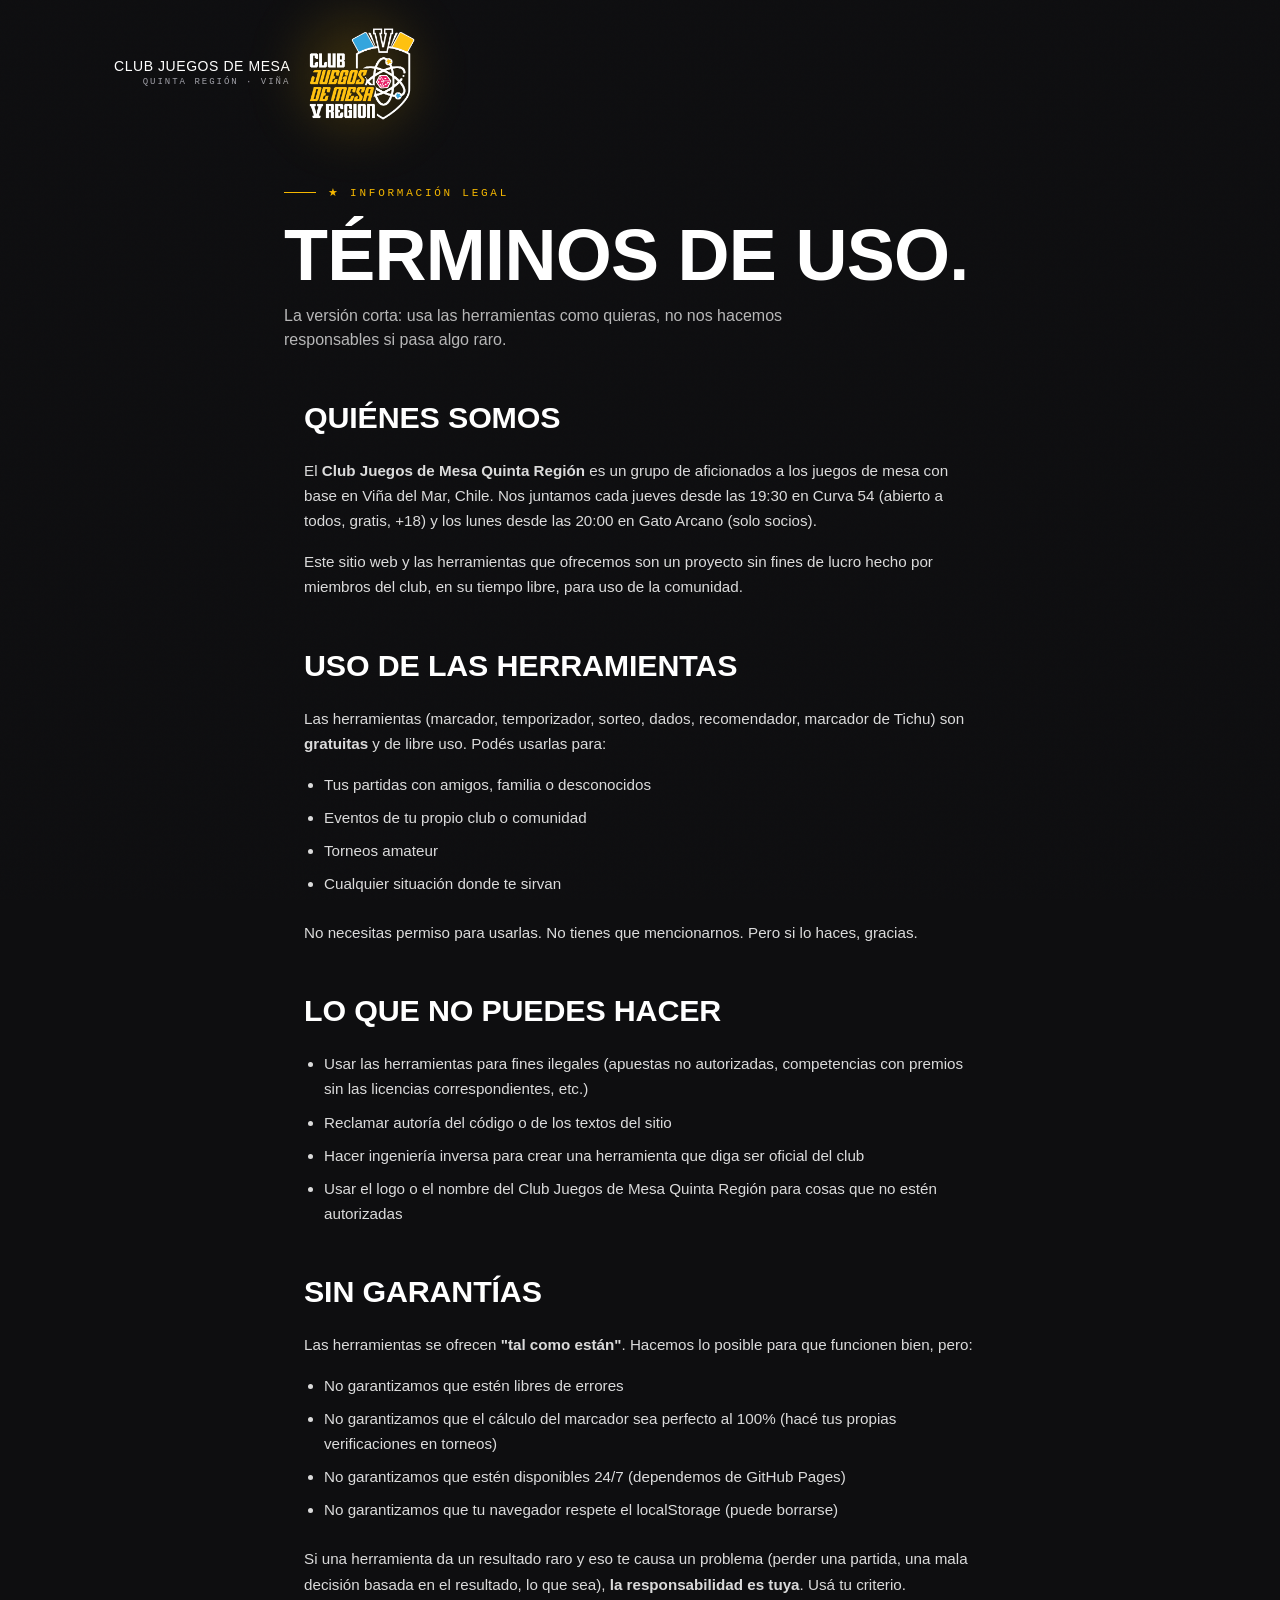
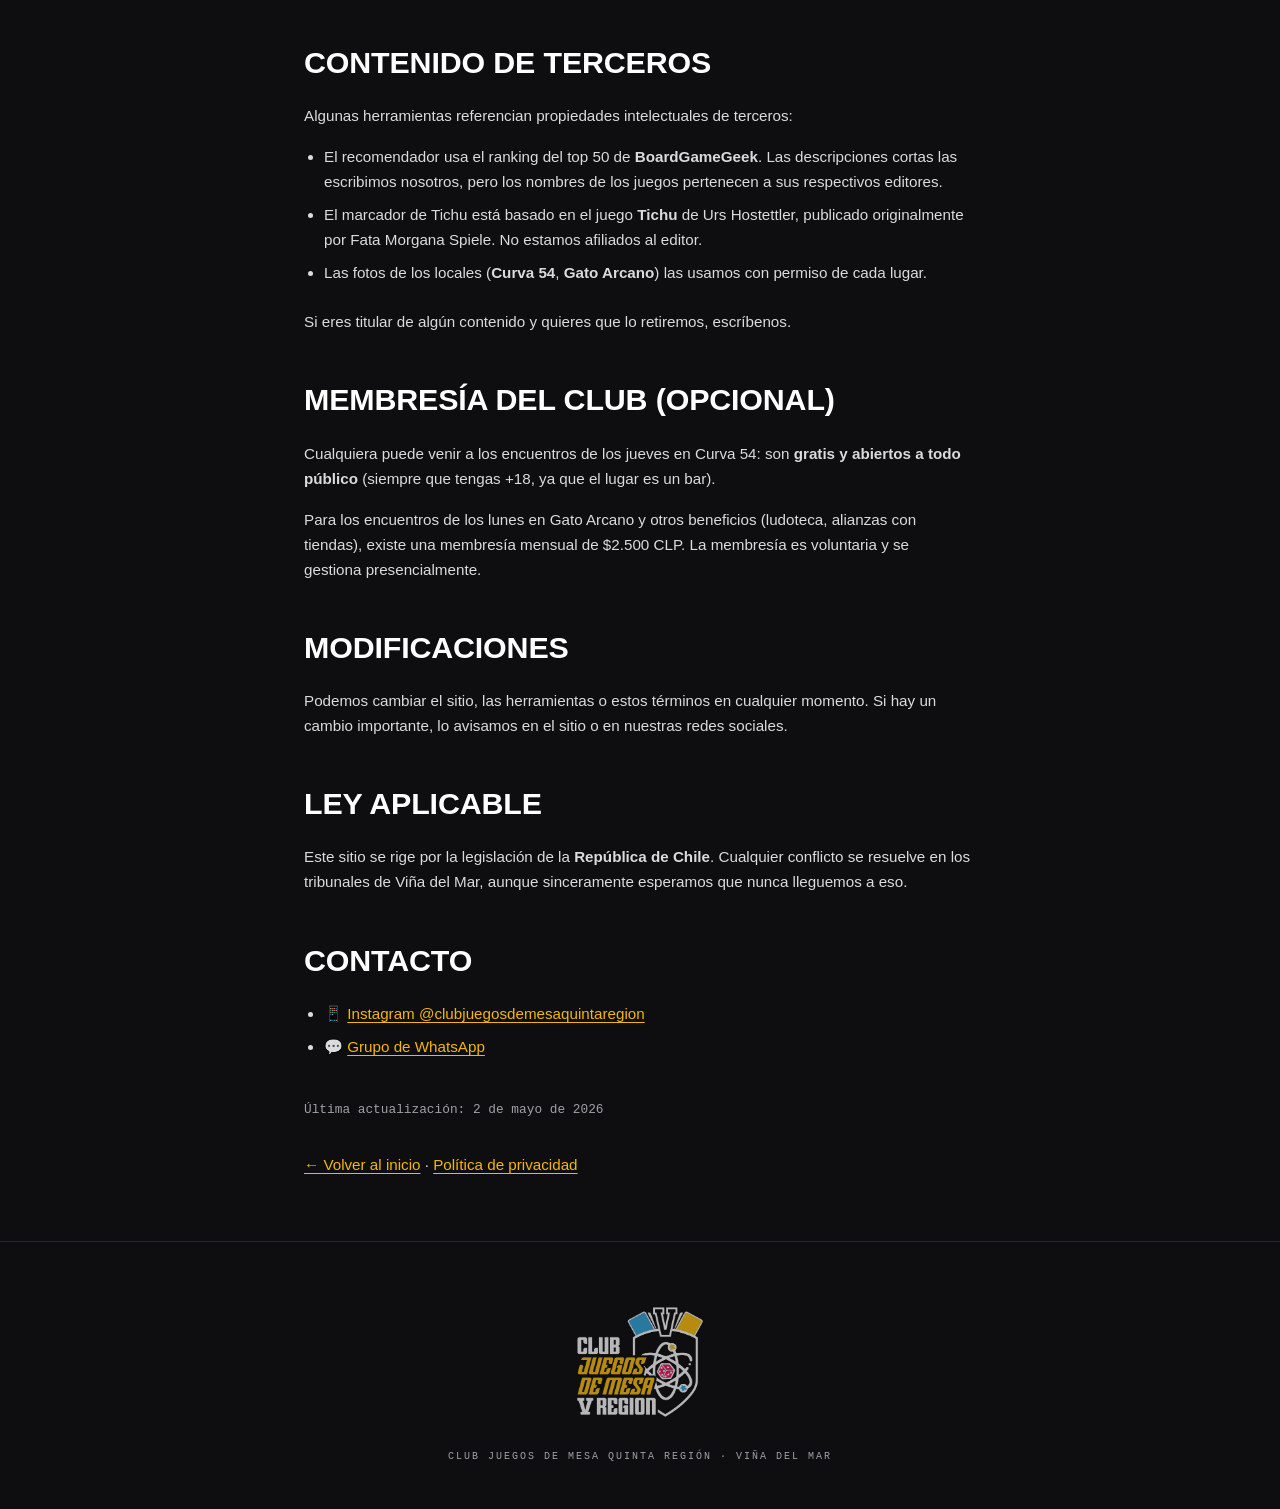
<file: terminos.html>
<!DOCTYPE html>
<html lang="es">
<head>
<meta charset="UTF-8" />
<meta http-equiv="Content-Security-Policy" content="default-src 'self'; script-src 'self' 'unsafe-inline'; style-src 'self' 'unsafe-inline' https://fonts.googleapis.com; font-src https://fonts.gstatic.com; img-src 'self' data: blob:; connect-src 'self'; manifest-src 'self'; worker-src 'self'; object-src 'none'; base-uri 'self'; form-action 'none'" />
<meta name="viewport" content="width=device-width, initial-scale=1.0" />
<meta name="theme-color" content="#0E0E10" />
<title>Términos de uso · Club Juegos de Mesa Quinta Región</title>
<meta name="description" content="Términos de uso del sitio del Club Juegos de Mesa Quinta Región y de las herramientas que ofrecemos." />
<meta name="robots" content="index, follow" />
<link rel="canonical" href="https://fcaneo.github.io/CJMVR/terminos.html" />

<link rel="icon" type="image/svg+xml" href="data:image/svg+xml,%3Csvg xmlns='http://www.w3.org/2000/svg' viewBox='0 0 64 64'%3E%3Crect x='6' y='6' width='52' height='52' rx='10' fill='%23F5B700' stroke='%230E0E10' stroke-width='4'/%3E%3Ccircle cx='20' cy='20' r='5' fill='%230E0E10'/%3E%3Ccircle cx='44' cy='20' r='5' fill='%230E0E10'/%3E%3Ccircle cx='32' cy='32' r='5' fill='%230E0E10'/%3E%3Ccircle cx='20' cy='44' r='5' fill='%230E0E10'/%3E%3Ccircle cx='44' cy='44' r='5' fill='%230E0E10'/%3E%3C/svg%3E" />

<link rel="preconnect" href="https://fonts.googleapis.com">
<link rel="preconnect" href="https://fonts.gstatic.com" crossorigin>
<link href="https://fonts.googleapis.com/css2?family=Anton&family=DM+Sans:opsz,wght@9..40,400;9..40,500;9..40,700&family=Space+Mono:wght@400;700&display=swap" rel="stylesheet">

<link rel="stylesheet" href="assets/tools.css">

<!-- PWA -->
<link rel="manifest" href="manifest.json">
<link rel="apple-touch-icon" href="assets/icon-180.png">
<meta name="apple-mobile-web-app-capable" content="yes">
<meta name="apple-mobile-web-app-status-bar-style" content="black-translucent">
<meta name="apple-mobile-web-app-title" content="CJMVR">
<meta name="mobile-web-app-capable" content="yes">
<script defer src="assets/register-sw.js"></script>
</head>
<body>

<header class="tool-header">
  <a href="./" class="tool-brand" aria-label="Volver al sitio del Club Juegos de Mesa Quinta Región">
    <span class="text">
      <span class="name">Club Juegos de Mesa</span>
      <span class="sub">Quinta Región · Viña</span>
    </span>
    <img src="assets/logo/cjmvr-logo-blanco.png" alt="" class="brand-logo" width="880" height="886" />
  </a>
</header>

<main class="tool-main">
  <div class="tool-eyebrow gold">★ Información legal</div>
  <h1 class="tool-title">Términos de uso.</h1>
  <p class="tool-subtitle">La versión corta: usa las herramientas como quieras, no nos hacemos responsables si pasa algo raro.</p>

  <section class="seo-section" style="margin-top: 2rem;">
    <h2>Quiénes somos</h2>
    <p>El <strong>Club Juegos de Mesa Quinta Región</strong> es un grupo de aficionados a los juegos de mesa con base en Viña del Mar, Chile. Nos juntamos cada jueves desde las 19:30 en Curva 54 (abierto a todos, gratis, +18) y los lunes desde las 20:00 en Gato Arcano (solo socios).</p>
    <p>Este sitio web y las herramientas que ofrecemos son un proyecto sin fines de lucro hecho por miembros del club, en su tiempo libre, para uso de la comunidad.</p>

    <h2>Uso de las herramientas</h2>
    <p>Las herramientas (marcador, temporizador, sorteo, dados, recomendador, marcador de Tichu) son <strong>gratuitas</strong> y de libre uso. Podés usarlas para:</p>
    <ul>
      <li>Tus partidas con amigos, familia o desconocidos</li>
      <li>Eventos de tu propio club o comunidad</li>
      <li>Torneos amateur</li>
      <li>Cualquier situación donde te sirvan</li>
    </ul>
    <p>No necesitas permiso para usarlas. No tienes que mencionarnos. Pero si lo haces, gracias.</p>

    <h2>Lo que no puedes hacer</h2>
    <ul>
      <li>Usar las herramientas para fines ilegales (apuestas no autorizadas, competencias con premios sin las licencias correspondientes, etc.)</li>
      <li>Reclamar autoría del código o de los textos del sitio</li>
      <li>Hacer ingeniería inversa para crear una herramienta que diga ser oficial del club</li>
      <li>Usar el logo o el nombre del Club Juegos de Mesa Quinta Región para cosas que no estén autorizadas</li>
    </ul>

    <h2>Sin garantías</h2>
    <p>Las herramientas se ofrecen <strong>"tal como están"</strong>. Hacemos lo posible para que funcionen bien, pero:</p>
    <ul>
      <li>No garantizamos que estén libres de errores</li>
      <li>No garantizamos que el cálculo del marcador sea perfecto al 100% (hacé tus propias verificaciones en torneos)</li>
      <li>No garantizamos que estén disponibles 24/7 (dependemos de GitHub Pages)</li>
      <li>No garantizamos que tu navegador respete el localStorage (puede borrarse)</li>
    </ul>
    <p>Si una herramienta da un resultado raro y eso te causa un problema (perder una partida, una mala decisión basada en el resultado, lo que sea), <strong>la responsabilidad es tuya</strong>. Usá tu criterio.</p>

    <h2>Contenido de terceros</h2>
    <p>Algunas herramientas referencian propiedades intelectuales de terceros:</p>
    <ul>
      <li>El recomendador usa el ranking del top 50 de <strong>BoardGameGeek</strong>. Las descripciones cortas las escribimos nosotros, pero los nombres de los juegos pertenecen a sus respectivos editores.</li>
      <li>El marcador de Tichu está basado en el juego <strong>Tichu</strong> de Urs Hostettler, publicado originalmente por Fata Morgana Spiele. No estamos afiliados al editor.</li>
      <li>Las fotos de los locales (<strong>Curva 54</strong>, <strong>Gato Arcano</strong>) las usamos con permiso de cada lugar.</li>
    </ul>
    <p>Si eres titular de algún contenido y quieres que lo retiremos, escríbenos.</p>

    <h2>Membresía del club (opcional)</h2>
    <p>Cualquiera puede venir a los encuentros de los jueves en Curva 54: son <strong>gratis y abiertos a todo público</strong> (siempre que tengas +18, ya que el lugar es un bar).</p>
    <p>Para los encuentros de los lunes en Gato Arcano y otros beneficios (ludoteca, alianzas con tiendas), existe una membresía mensual de $2.500 CLP. La membresía es voluntaria y se gestiona presencialmente.</p>

    <h2>Modificaciones</h2>
    <p>Podemos cambiar el sitio, las herramientas o estos términos en cualquier momento. Si hay un cambio importante, lo avisamos en el sitio o en nuestras redes sociales.</p>

    <h2>Ley aplicable</h2>
    <p>Este sitio se rige por la legislación de la <strong>República de Chile</strong>. Cualquier conflicto se resuelve en los tribunales de Viña del Mar, aunque sinceramente esperamos que nunca lleguemos a eso.</p>

    <h2>Contacto</h2>
    <ul>
      <li>📱 <a href="https://www.instagram.com/clubjuegosdemesaquintaregion">Instagram @clubjuegosdemesaquintaregion</a></li>
      <li>💬 <a href="https://chat.whatsapp.com/GYmennwlxbxDE3G6Ljhrbh">Grupo de WhatsApp</a></li>
    </ul>

    <p style="margin-top: 2.5rem; font-family: 'Space Mono', monospace; font-size: 0.8rem; color: var(--dim);">Última actualización: 2 de mayo de 2026</p>

    <p style="margin-top: 2rem;"><a href="./">← Volver al inicio</a> · <a href="privacidad.html">Política de privacidad</a></p>
  </section>
</main>

<footer class="tool-footer">
  <div class="footer-content">
    <a href="./" aria-label="Volver al Club Juegos de Mesa Quinta Región">
      <img src="assets/logo/cjmvr-logo-blanco.png" alt="" class="footer-logo" width="880" height="886" loading="lazy" decoding="async" />
    </a>
    <span class="footer-tag">
      <a href="./">Club Juegos de Mesa Quinta Región</a> · Viña del Mar
    </span>
  </div>
</footer>

</body>
</html>
</file>
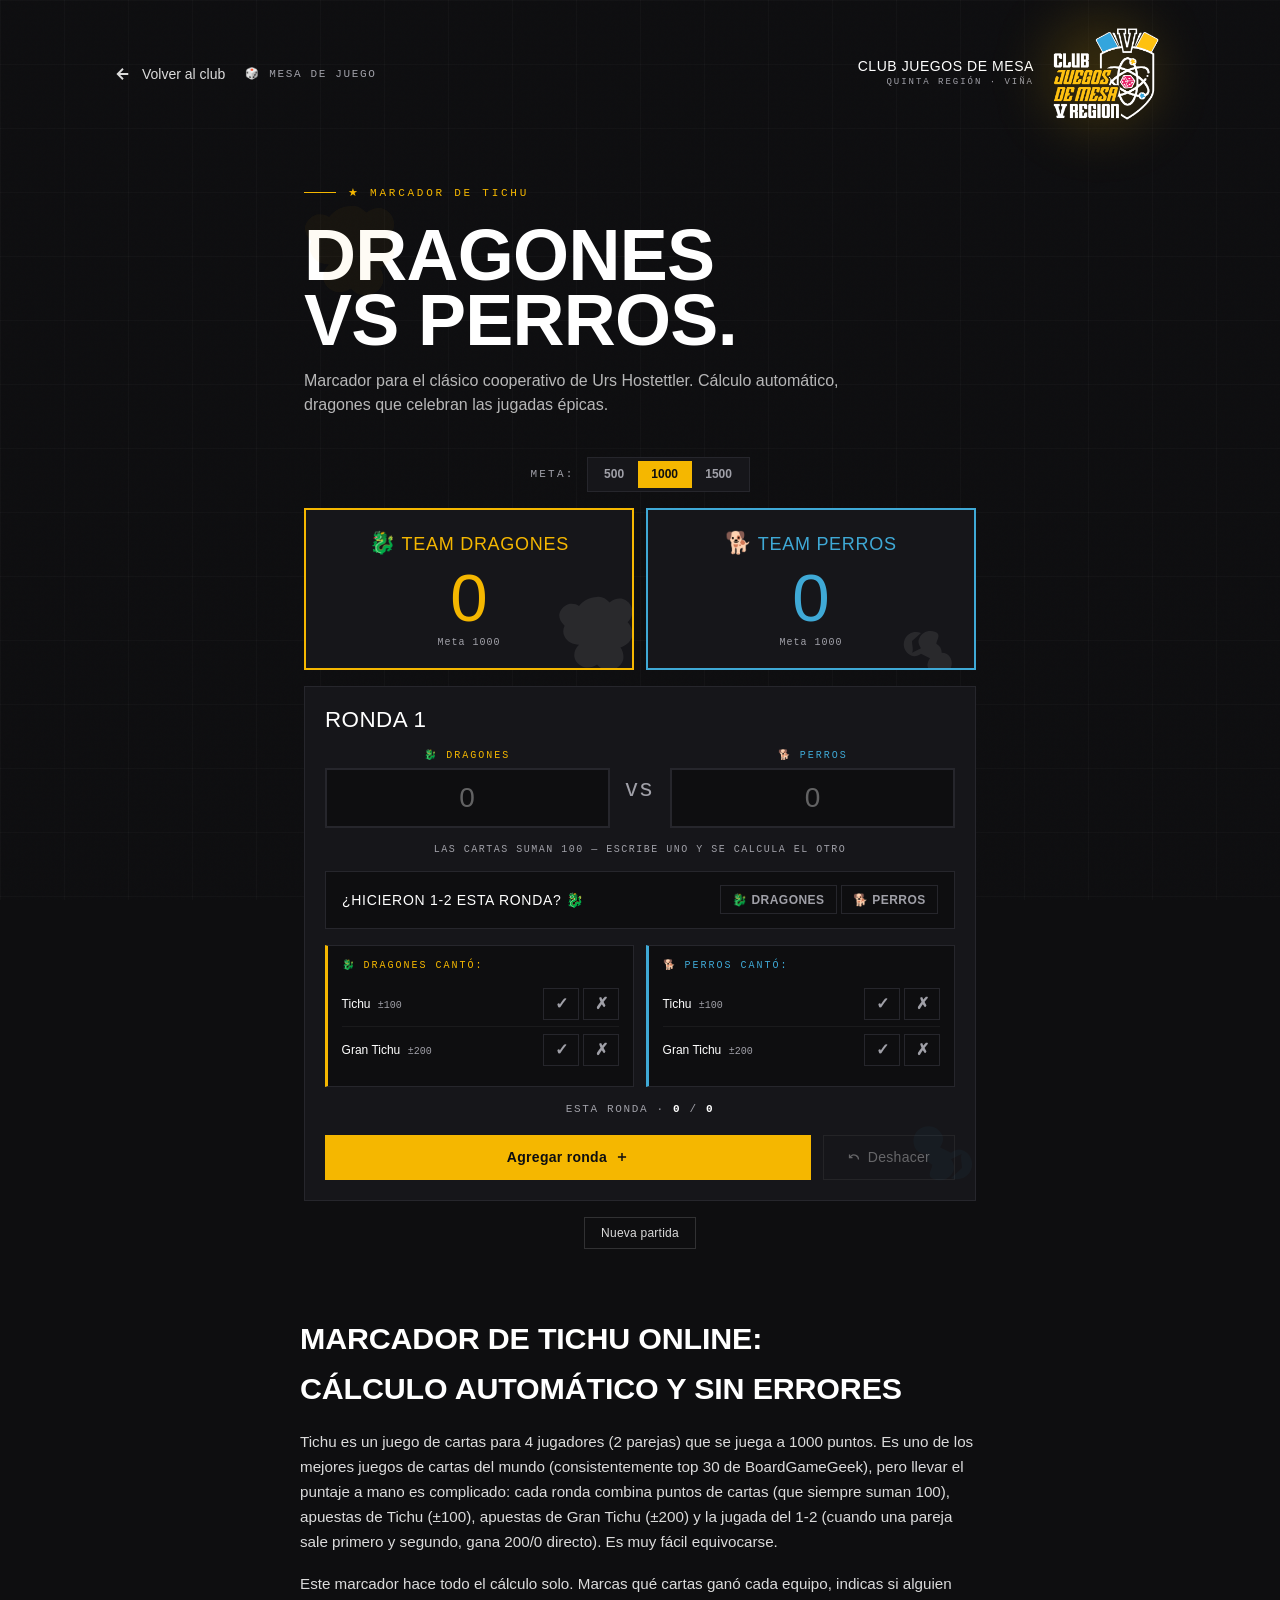
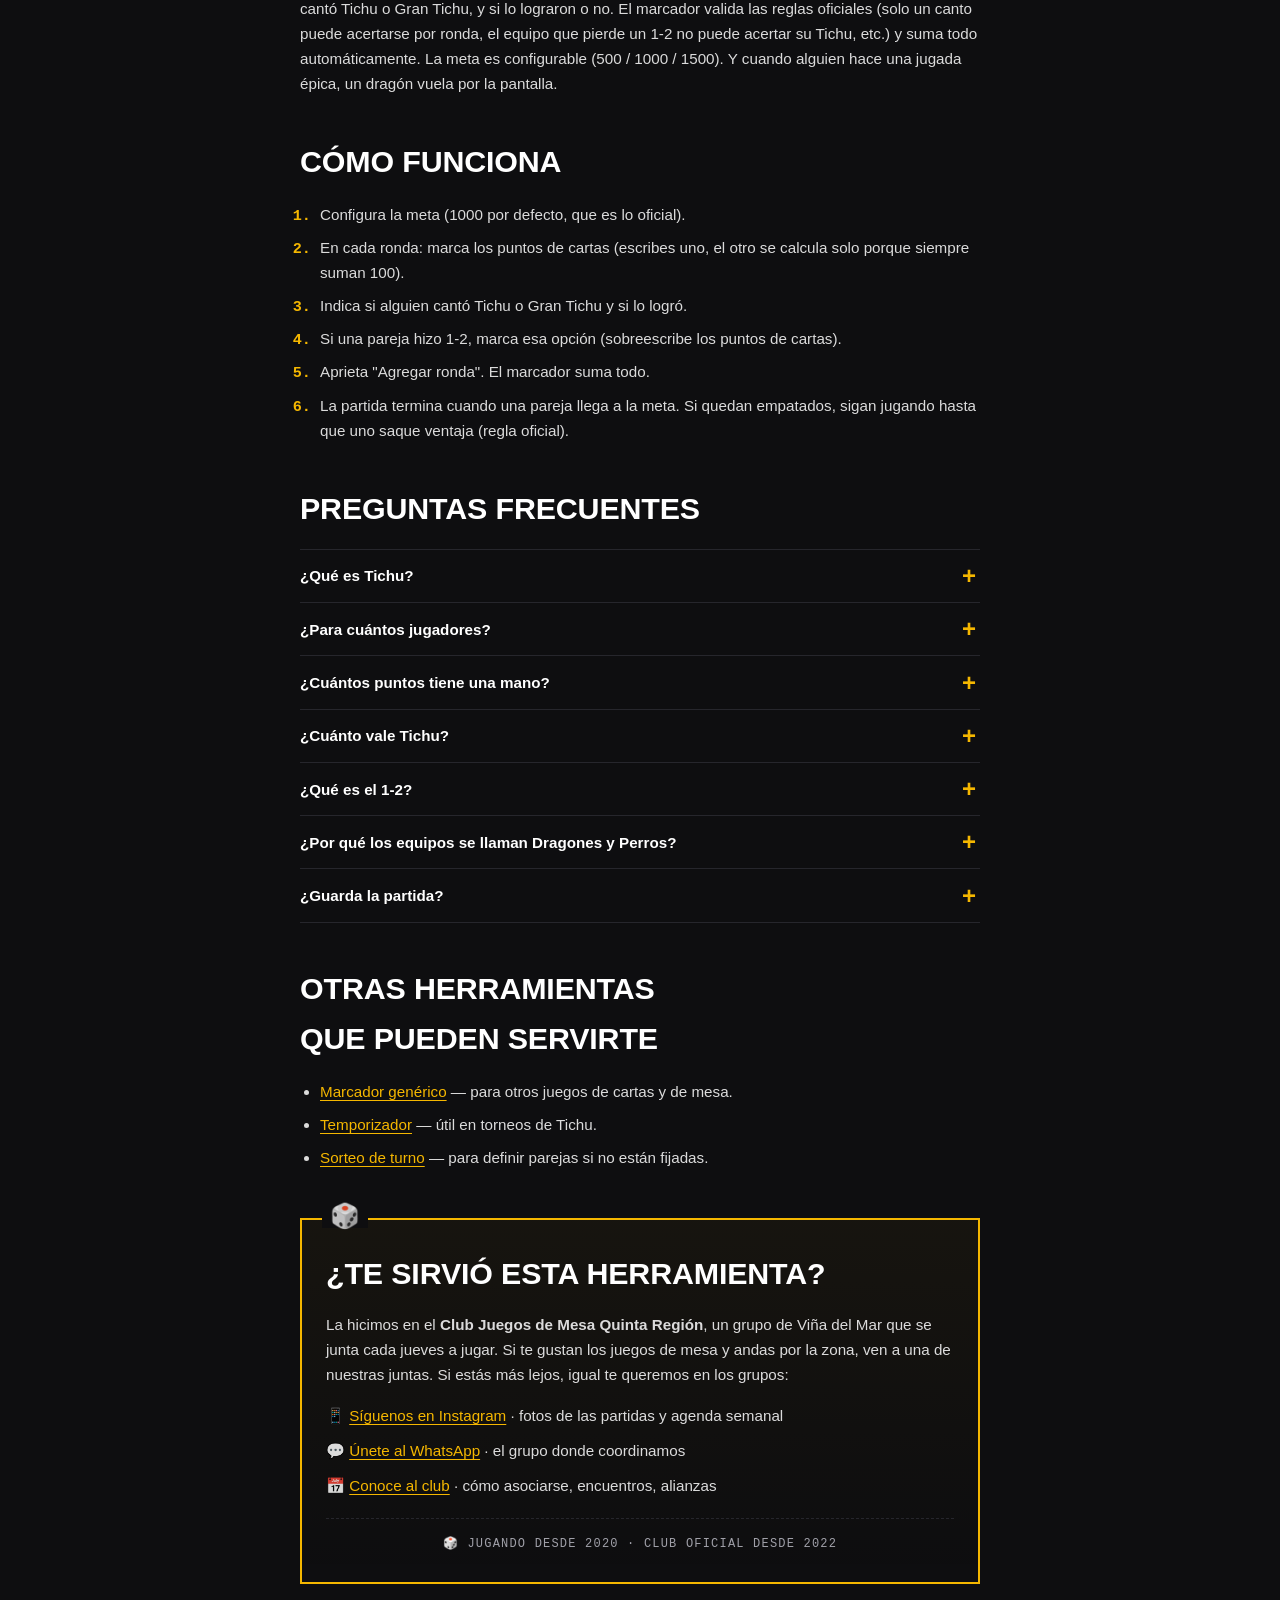
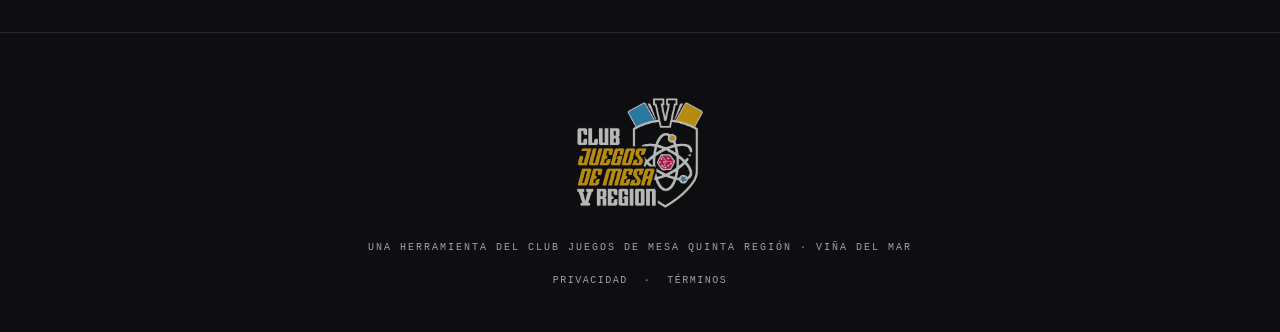
<file: tichu.html>
<!DOCTYPE html>
<html lang="es">
<head>
<meta charset="UTF-8" />
<meta http-equiv="Content-Security-Policy" content="default-src 'self'; script-src 'self' 'unsafe-inline'; style-src 'self' 'unsafe-inline' https://fonts.googleapis.com; font-src https://fonts.gstatic.com; img-src 'self' data: blob:; connect-src 'self'; manifest-src 'self'; worker-src 'self'; object-src 'none'; base-uri 'self'; form-action 'none'" />
<meta name="viewport" content="width=device-width, initial-scale=1.0" />
<meta name="theme-color" content="#0E0E10" />
<title>Marcador de Tichu online · Cálculo automático de puntos · CJMVR</title>
<meta name="description" content="Marcador especializado para Tichu: calcula puntos, Tichu, Gran Tichu y 1-2 automáticamente. Dragones vs Perros con animaciones. Gratis y sin registro." />
<meta name="robots" content="index, follow" />
<link rel="canonical" href="https://fcaneo.github.io/CJMVR/tichu.html" />

<meta property="og:title" content="Marcador de Tichu online · Cálculo automático" />
<meta property="og:description" content="Marcador especializado para Tichu: calcula puntos, Tichu, Gran Tichu y 1-2 automáticamente. Dragones vs Perros con animaciones. Gratis." />
<meta property="og:type" content="website" />
<meta property="og:url" content="https://fcaneo.github.io/CJMVR/tichu.html" />
<meta property="og:image" content="https://fcaneo.github.io/CJMVR/assets/images/og-image.png" />
<meta property="og:image:alt" content="Marcador de Tichu — Dragones vs Perros" />
<meta property="og:image:width" content="1200" />
<meta property="og:image:height" content="630" />
<meta property="og:site_name" content="Club Juegos de Mesa Quinta Región" />
<meta property="og:locale" content="es_CL" />
<meta property="og:locale:alternate" content="es_ES" />
<meta property="og:locale:alternate" content="es_MX" />
<meta property="og:locale:alternate" content="es_AR" />

<!-- Twitter -->
<meta name="twitter:card" content="summary_large_image" />
<meta name="twitter:title" content="Marcador de Tichu online · Cálculo automático" />
<meta name="twitter:description" content="Marcador para Tichu: calcula puntos, Tichu, Gran Tichu y 1-2 automáticamente. Gratis." />
<meta name="twitter:image" content="https://fcaneo.github.io/CJMVR/assets/images/og-image.png" />

<!-- Schema.org: WebApplication + BreadcrumbList -->
<script type="application/ld+json">
{
  "@context": "https://schema.org",
  "@type": "WebApplication",
  "name": "Marcador de Tichu online",
  "alternateName": "Tichu Score Calculator",
  "url": "https://fcaneo.github.io/CJMVR/tichu.html",
  "description": "Marcador especializado para el juego de cartas Tichu. Calcula automáticamente puntos de cartas, Tichu (±100), Gran Tichu (±200) y 1-2 (200/0). Bloquea declaraciones imposibles según las reglas oficiales. Dragones vs Perros con animaciones.",
  "applicationCategory": "GameApplication",
  "applicationSubCategory": "Score Calculator",
  "operatingSystem": "Any (web browser)",
  "browserRequirements": "Requires JavaScript",
  "inLanguage": "es",
  "isAccessibleForFree": true,
  "about": {
    "@type": "Game",
    "name": "Tichu",
    "author": {
      "@type": "Person",
      "name": "Urs Hostettler"
    },
    "numberOfPlayers": "4"
  },
  "featureList": [
    "Cálculo automático de puntos",
    "Tichu y Gran Tichu (acertado o fallado)",
    "1-2 (sale primero y segundo)",
    "Validación de reglas oficiales",
    "Auto-relleno del puntaje del rival (suman 100)",
    "Meta configurable: 500, 1000 o 1500",
    "Historial de rondas con acumulado",
    "Persistencia local"
  ],
  "keywords": "marcador tichu, tichu score, tichu calculator, anotar tichu, puntos tichu",
  "offers": {
    "@type": "Offer",
    "price": "0",
    "priceCurrency": "CLP"
  },
  "publisher": {
    "@type": "Organization",
    "name": "Club Juegos de Mesa Quinta Región",
    "url": "https://fcaneo.github.io/CJMVR/"
  }
}
</script>
<script type="application/ld+json">
{
  "@context": "https://schema.org",
  "@type": "BreadcrumbList",
  "itemListElement": [
    { "@type": "ListItem", "position": 1, "name": "Club Juegos de Mesa Quinta Región", "item": "https://fcaneo.github.io/CJMVR/" },
    { "@type": "ListItem", "position": 2, "name": "Mesa de juego", "item": "https://fcaneo.github.io/CJMVR/mesa.html" },
    { "@type": "ListItem", "position": 3, "name": "Marcador de Tichu", "item": "https://fcaneo.github.io/CJMVR/tichu.html" }
  ]
}
</script>

<link rel="icon" type="image/svg+xml" href="data:image/svg+xml,%3Csvg xmlns='http://www.w3.org/2000/svg' viewBox='0 0 64 64'%3E%3Crect x='6' y='6' width='52' height='52' rx='10' fill='%23F5B700' stroke='%230E0E10' stroke-width='4'/%3E%3Ccircle cx='20' cy='20' r='5' fill='%230E0E10'/%3E%3Ccircle cx='44' cy='20' r='5' fill='%230E0E10'/%3E%3Ccircle cx='32' cy='32' r='5' fill='%230E0E10'/%3E%3Ccircle cx='20' cy='44' r='5' fill='%230E0E10'/%3E%3Ccircle cx='44' cy='44' r='5' fill='%230E0E10'/%3E%3C/svg%3E" />

<link rel="preconnect" href="https://fonts.googleapis.com">
<link rel="preconnect" href="https://fonts.gstatic.com" crossorigin>
<link href="https://fonts.googleapis.com/css2?family=Anton&family=DM+Sans:opsz,wght@9..40,400;9..40,500;9..40,700&family=Space+Mono:wght@400;700&display=swap" rel="stylesheet">

<link rel="stylesheet" href="assets/tools.css">

<!-- PWA -->
<link rel="manifest" href="manifest.json">
<link rel="apple-touch-icon" href="assets/icon-180.png">
<meta name="apple-mobile-web-app-capable" content="yes">
<meta name="apple-mobile-web-app-status-bar-style" content="black-translucent">
<meta name="apple-mobile-web-app-title" content="CJMVR">
<meta name="mobile-web-app-capable" content="yes">
<script defer src="assets/register-sw.js"></script>

<style>
  .tool-main { max-width: 720px; }

  .label {
    font-family: 'Space Mono', monospace;
    font-size: 11px;
    letter-spacing: 0.2em;
    text-transform: uppercase;
    color: var(--dim);
    margin-bottom: 0.65rem;
  }

  /* Meta toggle (compacto, en game-view) */
  .meta-row {
    display: flex;
    align-items: center;
    justify-content: center;
    gap: 0.75rem;
    margin-bottom: 1rem;
    flex-wrap: wrap;
  }
  .meta-row-label {
    font-family: 'Space Mono', monospace;
    font-size: 11px;
    letter-spacing: 0.2em;
    text-transform: uppercase;
    color: var(--dim);
  }
  .meta-toggle {
    display: inline-flex;
    background: var(--ink-soft);
    border: 1px solid var(--ink-line);
    padding: 3px;
  }
  .meta-toggle button {
    background: transparent;
    border: none;
    color: var(--dim);
    padding: 0.4rem 0.85rem;
    font-family: 'DM Sans', sans-serif;
    font-size: 12px;
    font-weight: 700;
    cursor: pointer;
    transition: all 0.2s ease;
  }
  .meta-toggle button.active {
    background: var(--gold);
    color: var(--ink);
  }

  /* Score cards */
  .scoreboard-header {
    display: grid;
    grid-template-columns: 1fr 1fr;
    gap: 0.75rem;
    margin-bottom: 1rem;
  }
  .pair-score-card {
    background: var(--ink-soft);
    border: 2px solid var(--ink-line);
    padding: 1.25rem;
    text-align: center;
    position: relative;
    overflow: hidden;
    transition: border-color 0.3s ease, box-shadow 0.3s ease;
  }
  .pair-score-card.dragones { border-color: var(--gold); }
  .pair-score-card.perros { border-color: var(--cyan); }
  .pair-score-card.leading {
    box-shadow: 0 0 28px -4px currentColor;
  }
  .pair-score-card.dragones.leading { color: var(--gold); }
  .pair-score-card.perros.leading { color: var(--cyan); }

  .pair-score-name {
    font-family: 'Anton', sans-serif;
    font-size: clamp(15px, 4vw, 18px);
    text-transform: uppercase;
    letter-spacing: 0.04em;
    color: var(--paper);
    margin-bottom: 0.5rem;
  }
  .pair-score-card.dragones .pair-score-name { color: var(--gold); }
  .pair-score-card.perros .pair-score-name { color: var(--cyan); }
  .pair-score-name .emoji {
    font-size: 1.2em;
    margin-right: 0.3rem;
  }

  .pair-score-total {
    font-family: 'Anton', sans-serif;
    font-size: clamp(2.5rem, 11vw, 4.2rem);
    line-height: 1;
    color: var(--paper);
    font-variant-numeric: tabular-nums;
  }
  .pair-score-card.dragones .pair-score-total { color: var(--gold); }
  .pair-score-card.perros .pair-score-total { color: var(--cyan); }
  .pair-score-meta {
    font-family: 'Space Mono', monospace;
    font-size: 10px;
    color: var(--dim);
    margin-top: 0.4rem;
    letter-spacing: 0.1em;
  }

  /* Decoración: ícono temático en cada card */
  .deco-icon {
    position: absolute;
    bottom: -10px;
    right: -10px;
    width: 90px;
    height: 90px;
    opacity: 0.08;
    pointer-events: none;
    transition: opacity 0.5s ease;
  }
  .pair-score-card.leading .deco-icon { opacity: 0.22; }

  /* === ROUND INPUT === */
  .round-input {
    background: var(--ink-soft);
    border: 1px solid var(--ink-line);
    padding: 1.25rem;
    margin-bottom: 1rem;
  }
  .round-input-title {
    font-family: 'Anton', sans-serif;
    text-transform: uppercase;
    font-size: 1.4rem;
    margin-bottom: 1rem;
    letter-spacing: 0.02em;
  }

  .one-two-banner {
    background: linear-gradient(135deg, rgba(245,183,0,0.15), rgba(233,30,99,0.15));
    border: 2px solid var(--gold);
    padding: 0.85rem;
    margin-bottom: 1rem;
    text-align: center;
    font-family: 'Anton', sans-serif;
    text-transform: uppercase;
    font-size: 1.05rem;
    color: var(--gold);
    letter-spacing: 0.05em;
    display: none;
  }
  .one-two-banner.show { display: block; }

  .pair-input-row {
    display: grid;
    grid-template-columns: 1fr auto 1fr;
    align-items: center;
    gap: 1rem;
    margin-bottom: 1rem;
  }
  .pair-input-block { text-align: center; }
  .pair-input-block .label-mini {
    font-family: 'Space Mono', monospace;
    font-size: 10px;
    letter-spacing: 0.2em;
    text-transform: uppercase;
    margin-bottom: 0.4rem;
  }
  .pair-input-block.dragones .label-mini { color: var(--gold); }
  .pair-input-block.perros .label-mini { color: var(--cyan); }

  .points-input {
    width: 100%;
    background: var(--ink) !important;
    border: 2px solid var(--ink-line) !important;
    color: var(--paper) !important;
    text-align: center;
    padding: 0.75rem !important;
    font-family: 'Anton', sans-serif !important;
    font-size: 28px !important;
    font-variant-numeric: tabular-nums;
    letter-spacing: 0.02em;
    border-radius: 0;
    -webkit-appearance: none;
    appearance: none;
  }
  .points-input:focus {
    outline: none;
    border-color: var(--magenta) !important;
  }
  .points-input::-webkit-outer-spin-button,
  .points-input::-webkit-inner-spin-button,
  .points-input::-webkit-search-cancel-button {
    -webkit-appearance: none;
    display: none;
    margin: 0;
  }
  .points-input:disabled {
    opacity: 0.4;
    cursor: not-allowed;
  }
  .points-input.auto-filled {
    color: var(--dim) !important;
    border-style: dashed !important;
    border-color: var(--ink-line) !important;
  }
  .auto-hint {
    font-family: 'Space Mono', monospace;
    font-size: 10px;
    letter-spacing: 0.15em;
    text-transform: uppercase;
    color: var(--dim);
    margin-top: 0.4rem;
    text-align: center;
    min-height: 1em;
  }

  .vs-label {
    font-family: 'Anton', sans-serif;
    font-size: 1.5rem;
    color: var(--dim);
    letter-spacing: 0.1em;
  }

  /* === Calls grid (Tichu / Gran Tichu como botones toggle) === */
  .calls-grid {
    display: grid;
    grid-template-columns: 1fr 1fr;
    gap: 0.75rem;
    margin-top: 1rem;
  }
  .call-block {
    background: var(--ink);
    border: 1px solid var(--ink-line);
    padding: 0.85rem;
  }
  .call-block.dragones { border-left: 3px solid var(--gold); }
  .call-block.perros { border-left: 3px solid var(--cyan); }
  .call-block-label {
    font-family: 'Space Mono', monospace;
    font-size: 10px;
    letter-spacing: 0.2em;
    text-transform: uppercase;
    margin-bottom: 0.65rem;
  }
  .call-block.dragones .call-block-label { color: var(--gold); }
  .call-block.perros .call-block-label { color: var(--cyan); }

  .call-row {
    display: grid;
    grid-template-columns: 1fr auto;
    align-items: center;
    gap: 0.5rem;
    padding: 0.4rem 0;
    border-bottom: 1px solid rgba(255,255,255,0.05);
  }
  .call-row:last-child { border-bottom: none; }
  .call-row .call-label {
    font-size: 12px;
    color: var(--paper);
  }
  .call-row .call-pts {
    font-family: 'Space Mono', monospace;
    font-size: 10px;
    color: var(--dim);
    margin-left: 4px;
  }

  /* Botones toggle ✓ / ✗ */
  .call-buttons {
    display: inline-flex;
    gap: 4px;
  }
  .call-btn {
    width: 36px;
    height: 32px;
    background: transparent;
    border: 1px solid var(--ink-line);
    color: var(--dim);
    font-family: 'DM Sans', sans-serif;
    font-size: 16px;
    font-weight: 700;
    cursor: pointer;
    transition: all 0.15s ease;
    display: flex;
    align-items: center;
    justify-content: center;
    line-height: 1;
  }
  .call-btn:hover:not(:disabled) {
    border-color: var(--paper);
    color: var(--paper);
  }
  .call-btn.hit.active {
    background: #25D366;
    border-color: #25D366;
    color: var(--ink);
    box-shadow: 0 0 12px rgba(37, 211, 102, 0.4);
  }
  .call-btn.fail.active {
    background: var(--magenta);
    border-color: var(--magenta);
    color: var(--paper);
    box-shadow: 0 0 12px rgba(233, 30, 99, 0.4);
  }
  .call-btn:disabled {
    opacity: 0.25;
    cursor: not-allowed;
    border-style: dashed;
  }
  .call-btn:disabled:hover {
    border-color: var(--ink-line);
    color: var(--dim);
  }

  /* 1-2 toggle */
  .one-two-toggle {
    background: var(--ink);
    border: 1px solid var(--ink-line);
    padding: 0.85rem 1rem;
    display: flex;
    justify-content: space-between;
    align-items: center;
    margin-top: 1rem;
    cursor: pointer;
    transition: all 0.2s ease;
    flex-wrap: wrap;
    gap: 0.5rem;
  }
  .one-two-toggle:hover { border-color: var(--gold); }
  .one-two-toggle.active {
    border-color: var(--gold);
    background: rgba(245, 183, 0, 0.08);
  }
  .one-two-toggle-label {
    font-family: 'Anton', sans-serif;
    text-transform: uppercase;
    font-size: 14px;
    letter-spacing: 0.05em;
  }

  /* Botones de 1-2 (toggle qué par lo hizo) */
  .one-two-buttons {
    display: inline-flex;
    gap: 4px;
  }
  .one-two-btn {
    background: transparent;
    border: 1px solid var(--ink-line);
    color: var(--dim);
    font-family: 'DM Sans', sans-serif;
    font-size: 12px;
    font-weight: 700;
    padding: 0.4rem 0.7rem;
    cursor: pointer;
    transition: all 0.15s ease;
    text-transform: uppercase;
    letter-spacing: 0.04em;
  }
  .one-two-btn:hover:not(:disabled) {
    color: var(--paper);
  }
  .one-two-btn.dragones.active {
    background: var(--gold);
    border-color: var(--gold);
    color: var(--ink);
  }
  .one-two-btn.perros.active {
    background: var(--cyan);
    border-color: var(--cyan);
    color: var(--ink);
  }

  .preview-tag {
    display: block;
    font-family: 'Space Mono', monospace;
    font-size: 11px;
    letter-spacing: 0.15em;
    text-transform: uppercase;
    color: var(--dim);
    text-align: center;
    margin-top: 1rem;
  }
  .preview-tag .meta-val { color: var(--paper); font-weight: 700; }
  .preview-tag .meta-val.pos { color: var(--gold); }
  .preview-tag .meta-val.neg { color: var(--magenta); }

  .round-actions {
    display: flex;
    gap: 0.75rem;
    margin-top: 1.25rem;
    flex-wrap: wrap;
  }

  /* === HISTORIAL === */
  .history-section { margin-top: 1.5rem; }
  .history-table {
    width: 100%;
    border-collapse: collapse;
    background: var(--ink-soft);
    border: 1px solid var(--ink-line);
  }
  .history-table th, .history-table td {
    padding: 0.65rem 0.5rem;
    text-align: center;
    border-bottom: 1px solid var(--ink-line);
    font-variant-numeric: tabular-nums;
  }
  .history-table th {
    font-family: 'Space Mono', monospace;
    font-size: 10px;
    letter-spacing: 0.15em;
    text-transform: uppercase;
    color: var(--dim);
    background: var(--ink);
  }
  .history-table .pair-a-cell { color: var(--gold); font-family: 'Anton', sans-serif; font-size: 16px; line-height: 1.1; }
  .history-table .pair-b-cell { color: var(--cyan); font-family: 'Anton', sans-serif; font-size: 16px; line-height: 1.1; }
  .history-table .delta { display: block; }
  .history-table .delta.neg { color: var(--magenta); }
  .history-table .cum {
    display: block;
    font-family: 'Space Mono', monospace;
    font-size: 11px;
    font-weight: 700;
    color: var(--paper);
    opacity: 0.75;
    margin-top: 2px;
    border-top: 1px dashed var(--ink-line);
    padding-top: 2px;
  }
  .history-table .round-cell {
    font-family: 'Space Mono', monospace;
    font-size: 11px;
    color: var(--dim);
  }
  .history-table .events {
    font-size: 10px;
    color: var(--dim);
    font-family: 'Space Mono', monospace;
  }

  .game-meta-actions {
    display: flex;
    gap: 0.5rem;
    flex-wrap: wrap;
    margin-top: 1rem;
    justify-content: center;
  }

  /* === DRAGÓN ANIMADO === */
  .dragon-overlay {
    position: fixed;
    inset: 0;
    z-index: 200;
    pointer-events: none;
    overflow: hidden;
    display: none;
  }
  .dragon-overlay.show { display: block; }

  .dragon-flyer {
    position: absolute;
    top: 50%;
    left: -240px;
    width: 320px;
    height: 267px;
    transform: translateY(-50%);
  }
  @keyframes dragonFly {
    0% { left: -320px; transform: translateY(-50%) rotate(-10deg) scale(0.7); opacity: 0; }
    20% { opacity: 1; }
    50% { transform: translateY(-90%) rotate(8deg) scale(1.2); }
    80% { opacity: 1; }
    100% { left: 110vw; transform: translateY(-30%) rotate(-15deg) scale(0.8); opacity: 0; }
  }
  .dragon-overlay.show .dragon-flyer {
    animation: dragonFly 2s cubic-bezier(0.4, 0.2, 0.2, 1);
  }

  .dragon-cry {
    position: absolute;
    top: 35%;
    left: 50%;
    transform: translate(-50%, -50%);
    font-family: 'Anton', sans-serif;
    text-transform: uppercase;
    font-size: clamp(2rem, 8vw, 4rem);
    color: var(--gold);
    text-shadow: 0 0 30px rgba(245, 183, 0, 0.8), 0 0 60px rgba(245, 183, 0, 0.4);
    letter-spacing: 0.05em;
    text-align: center;
    white-space: nowrap;
    opacity: 0;
    max-width: 90vw;
    overflow: hidden;
    text-overflow: ellipsis;
  }
  .dragon-overlay.show .dragon-cry {
    animation: cryReveal 2s ease-out;
  }
  @keyframes cryReveal {
    0%, 20% { opacity: 0; transform: translate(-50%, -50%) scale(0.7); }
    35%, 75% { opacity: 1; transform: translate(-50%, -50%) scale(1); }
    100% { opacity: 0; transform: translate(-50%, -50%) scale(1.3); }
  }

  /* Decoración fondo: dragones y huesos por esquinas */
  .corner-deco {
    position: absolute;
    width: 110px;
    height: 110px;
    opacity: 0.04;
    pointer-events: none;
  }
  .corner-deco.tl { top: 1rem; left: 1rem; }
  .corner-deco.br { bottom: 1rem; right: 1rem; transform: rotate(180deg); }

  /* Confirm modal */
  .confirm-overlay {
    position: fixed;
    inset: 0;
    background: rgba(14, 14, 16, 0.9);
    backdrop-filter: blur(8px);
    z-index: 100;
    display: none;
    align-items: center;
    justify-content: center;
    padding: 1.5rem;
  }
  .confirm-overlay.show { display: flex; }
  .confirm-box {
    background: var(--ink-soft);
    border: 2px solid var(--magenta);
    padding: 2rem;
    max-width: 400px;
    text-align: center;
  }
  .confirm-box h3 {
    font-family: 'Anton', sans-serif;
    text-transform: uppercase;
    font-size: 1.5rem;
    margin-bottom: 0.5rem;
  }
  .confirm-box p {
    color: rgba(255,255,255,0.7);
    margin-bottom: 1.5rem;
  }
  .confirm-actions { display: flex; gap: 0.75rem; justify-content: center; }

  /* Ganador modal */
  .winner-modal {
    position: fixed;
    inset: 0;
    background: rgba(14, 14, 16, 0.95);
    backdrop-filter: blur(12px);
    z-index: 90;
    display: none;
    align-items: center;
    justify-content: center;
    padding: 1.5rem;
  }
  .winner-modal.show { display: flex; }
  .winner-box {
    background: var(--ink-soft);
    border: 3px solid var(--gold);
    padding: 2.5rem;
    max-width: 500px;
    text-align: center;
    animation: modalScale 0.5s cubic-bezier(0.2, 0.8, 0.2, 1);
  }
  @keyframes modalScale {
    from { opacity: 0; transform: scale(0.85) translateY(20px); }
    to { opacity: 1; transform: scale(1) translateY(0); }
  }
  .winner-eyebrow {
    font-family: 'Space Mono', monospace;
    font-size: 11px;
    letter-spacing: 0.3em;
    text-transform: uppercase;
    color: var(--gold);
    margin-bottom: 0.5rem;
  }
  .winner-name {
    font-family: 'Anton', sans-serif;
    text-transform: uppercase;
    font-size: clamp(2rem, 7vw, 3.5rem);
    color: var(--gold);
    line-height: 1;
    margin: 1rem 0 0.5rem;
    text-shadow: 0 0 40px rgba(245, 183, 0, 0.4);
  }
  .winner-score {
    font-family: 'Space Mono', monospace;
    font-size: 18px;
    color: var(--paper);
    margin-bottom: 1.5rem;
  }
  .winner-actions {
    display: flex;
    gap: 0.75rem;
    justify-content: center;
    flex-wrap: wrap;
    margin-top: 1.5rem;
  }
</style>
</head>
<body>

<div class="grid-bg"></div>

<header class="tool-header">
  <div class="tool-nav">
    <a href="./" class="tool-back">
      <svg viewBox="0 0 24 24" fill="none" stroke="currentColor" stroke-width="2.5"><path d="M19 12H5M12 5l-7 7 7 7"/></svg>
      Volver al club
    </a>
    <a href="mesa.html" class="tool-link">
      🎲 Mesa de juego
    </a>
  </div>
  <a href="./" class="tool-brand" aria-label="Volver al sitio del Club Juegos de Mesa Quinta Región">
    <span class="text">
      <span class="name">Club Juegos de Mesa</span>
      <span class="sub">Quinta Región · Viña</span>
    </span>
    <img src="assets/logo/cjmvr-logo-blanco.png" alt="" class="brand-logo" width="880" height="886" />
  </a>
</header>

<main class="tool-main" style="position: relative;">
  <div class="tool-eyebrow gold">★ Marcador de Tichu</div>
  <h1 class="tool-title">Dragones vs Perros.</h1>
  <p class="tool-subtitle">Marcador para el clásico cooperativo de Urs Hostettler. Cálculo automático, dragones que celebran las jugadas épicas.</p>

  <!-- Dragones decorativos en esquinas -->
  <svg class="corner-deco tl" viewBox="0 0 100 100" fill="#F5B700" aria-hidden="true">
    <path d="M50 10c-8 0-15 4-20 10-3-2-7-3-12-2-5 2-9 6-10 12 0 4 2 8 6 12-2 4-2 8 0 12 3 6 9 9 16 9-4 4-6 9-5 14 1 5 5 9 11 11 5 1 10 0 14-3 4 5 10 7 16 6 6-1 11-5 13-11 1-5 0-10-3-14 6-2 11-6 13-12 1-6-1-12-5-16 4-4 6-9 5-14-1-6-5-10-11-12-5-1-10 1-14 4-4-4-9-7-14-6z"/>
  </svg>
  <svg class="corner-deco br" viewBox="0 0 100 100" fill="#3FA9D6" aria-hidden="true">
    <!-- Hueso de perro -->
    <path d="M30 50c-7-3-15 0-18 7s0 15 7 18c4 2 8 0 11-2l10 5c-2 3-4 7-2 11 3 7 11 10 18 7s10-11 7-18c-2-4-6-6-10-6 0-4-2-8-6-10 0-4 6-10-1-13s-15 0-18 7c-2 4 0 8 2 11l-10 5c2-3 0-8 0-13z"/>
  </svg>

  <!-- Selector de meta -->
  <div class="meta-row">
    <span class="meta-row-label">Meta:</span>
    <div class="meta-toggle" id="meta-toggle" role="group" aria-label="Meta de puntos">
      <button data-meta="500" type="button" aria-pressed="false">500</button>
      <button data-meta="1000" class="active" type="button" aria-pressed="true">1000</button>
      <button data-meta="1500" type="button" aria-pressed="false">1500</button>
    </div>
  </div>

  <!-- Score de cada par -->
  <div class="scoreboard-header">
    <div class="pair-score-card dragones" id="card-a">
      <div class="pair-score-name"><span class="emoji">🐉</span>Team Dragones</div>
      <div class="pair-score-total" id="total-a">0</div>
      <div class="pair-score-meta" id="meta-a">Sin rondas</div>
      <svg class="deco-icon" viewBox="0 0 100 100" fill="currentColor" aria-hidden="true">
        <path d="M50 10c-8 0-15 4-20 10-3-2-7-3-12-2-5 2-9 6-10 12 0 4 2 8 6 12-2 4-2 8 0 12 3 6 9 9 16 9-4 4-6 9-5 14 1 5 5 9 11 11 5 1 10 0 14-3 4 5 10 7 16 6 6-1 11-5 13-11 1-5 0-10-3-14 6-2 11-6 13-12 1-6-1-12-5-16 4-4 6-9 5-14-1-6-5-10-11-12-5-1-10 1-14 4-4-4-9-7-14-6z"/>
      </svg>
    </div>
    <div class="pair-score-card perros" id="card-b">
      <div class="pair-score-name"><span class="emoji">🐕</span>Team Perros</div>
      <div class="pair-score-total" id="total-b">0</div>
      <div class="pair-score-meta" id="meta-b">Sin rondas</div>
      <svg class="deco-icon" viewBox="0 0 100 100" fill="currentColor" aria-hidden="true">
        <!-- Hueso -->
        <path d="M30 50c-7-3-15 0-18 7s0 15 7 18c4 2 8 0 11-2l10 5c-2 3-4 7-2 11 3 7 11 10 18 7s10-11 7-18c-2-4-6-6-10-6 0-4-2-8-6-10 0-4 6-10-1-13s-15 0-18 7c-2 4 0 8 2 11l-10 5c2-3 0-8 0-13z"/>
      </svg>
    </div>
  </div>

  <!-- Input de ronda -->
  <div class="round-input">
    <div class="round-input-title">Ronda <span id="round-num">1</span></div>

    <!-- Banner 1-2 (texto se actualiza dinámicamente) -->
    <div id="one-two-banner" class="one-two-banner">1-2 ACTIVO</div>

    <!-- Inputs de puntos de cartas -->
    <div class="pair-input-row">
      <div class="pair-input-block dragones">
        <div class="label-mini">🐉 Dragones</div>
        <input id="points-a" class="points-input" type="text" inputmode="numeric" pattern="-?[0-9]*" placeholder="0" autocomplete="off" />
      </div>
      <div class="vs-label">vs</div>
      <div class="pair-input-block perros">
        <div class="label-mini">🐕 Perros</div>
        <input id="points-b" class="points-input" type="text" inputmode="numeric" pattern="-?[0-9]*" placeholder="0" autocomplete="off" />
      </div>
    </div>
    <div class="auto-hint">Las cartas suman 100 — escribe uno y se calcula el otro</div>

    <!-- 1-2 toggle -->
    <div id="one-two-toggle" class="one-two-toggle">
      <span class="one-two-toggle-label">¿Hicieron 1-2 esta ronda? 🐉</span>
      <div class="one-two-buttons">
        <button id="onetwo-a" class="one-two-btn dragones" type="button" aria-pressed="false">🐉 Dragones</button>
        <button id="onetwo-b" class="one-two-btn perros" type="button" aria-pressed="false">🐕 Perros</button>
      </div>
    </div>

    <!-- Tichus cantados (botones toggle) -->
    <div class="calls-grid">
      <div class="call-block dragones">
        <div class="call-block-label">🐉 Dragones cantó:</div>
        <div class="call-row">
          <span class="call-label">Tichu <span class="call-pts">±100</span></span>
          <div class="call-buttons">
            <button class="call-btn hit" data-call="tichuA" data-val="hit" type="button" aria-label="Tichu Dragones acertado" aria-pressed="false">✓</button>
            <button class="call-btn fail" data-call="tichuA" data-val="fail" type="button" aria-label="Tichu Dragones fallido" aria-pressed="false">✗</button>
          </div>
        </div>
        <div class="call-row">
          <span class="call-label">Gran Tichu <span class="call-pts">±200</span></span>
          <div class="call-buttons">
            <button class="call-btn hit" data-call="grandA" data-val="hit" type="button" aria-label="Gran Tichu Dragones acertado" aria-pressed="false">✓</button>
            <button class="call-btn fail" data-call="grandA" data-val="fail" type="button" aria-label="Gran Tichu Dragones fallido" aria-pressed="false">✗</button>
          </div>
        </div>
      </div>
      <div class="call-block perros">
        <div class="call-block-label">🐕 Perros cantó:</div>
        <div class="call-row">
          <span class="call-label">Tichu <span class="call-pts">±100</span></span>
          <div class="call-buttons">
            <button class="call-btn hit" data-call="tichuB" data-val="hit" type="button" aria-label="Tichu Perros acertado" aria-pressed="false">✓</button>
            <button class="call-btn fail" data-call="tichuB" data-val="fail" type="button" aria-label="Tichu Perros fallido" aria-pressed="false">✗</button>
          </div>
        </div>
        <div class="call-row">
          <span class="call-label">Gran Tichu <span class="call-pts">±200</span></span>
          <div class="call-buttons">
            <button class="call-btn hit" data-call="grandB" data-val="hit" type="button" aria-label="Gran Tichu Perros acertado" aria-pressed="false">✓</button>
            <button class="call-btn fail" data-call="grandB" data-val="fail" type="button" aria-label="Gran Tichu Perros fallido" aria-pressed="false">✗</button>
          </div>
        </div>
      </div>
    </div>

    <span class="preview-tag">
      Esta ronda · <span class="meta-val" id="preview-a">+0</span> / <span class="meta-val" id="preview-b">+0</span>
    </span>

    <div class="round-actions">
      <button id="add-round-btn" class="btn btn-primary" style="flex: 1;">
        Agregar ronda
        <svg width="14" height="14" viewBox="0 0 24 24" fill="none" stroke="currentColor" stroke-width="2.5"><path d="M12 5v14M5 12h14"/></svg>
      </button>
      <button id="undo-round-btn" class="btn btn-ghost" type="button" disabled>
        <svg width="12" height="12" viewBox="0 0 24 24" fill="none" stroke="currentColor" stroke-width="2.5"><path d="M3 7v6h6M21 17a9 9 0 00-15-6.7L3 13"/></svg>
        Deshacer
      </button>
    </div>
  </div>

  <!-- Historial -->
  <div id="history-section" class="history-section" hidden>
    <div class="label">Historial</div>
    <div style="overflow-x: auto;">
      <table class="history-table">
        <thead>
          <tr>
            <th>Ronda</th>
            <th>🐉 Dragones</th>
            <th>🐕 Perros</th>
            <th>Eventos</th>
          </tr>
        </thead>
        <tbody id="history-tbody"></tbody>
      </table>
    </div>
  </div>

  <div class="game-meta-actions">
    <button id="reset-btn" class="btn btn-ghost btn-small" type="button">Nueva partida</button>
  </div>
</main>

<!-- === Contenido SEO === -->
<section class="seo-section" aria-labelledby="seo-h2">
  <h2 id="seo-h2">Marcador de Tichu online: cálculo automático y sin errores</h2>
  <p>Tichu es un juego de cartas para 4 jugadores (2 parejas) que se juega a 1000 puntos. Es uno de los mejores juegos de cartas del mundo (consistentemente top 30 de BoardGameGeek), pero llevar el puntaje a mano es complicado: cada ronda combina puntos de cartas (que siempre suman 100), apuestas de Tichu (±100), apuestas de Gran Tichu (±200) y la jugada del 1-2 (cuando una pareja sale primero y segundo, gana 200/0 directo). Es muy fácil equivocarse.</p>
  <p>Este marcador hace todo el cálculo solo. Marcas qué cartas ganó cada equipo, indicas si alguien cantó Tichu o Gran Tichu, y si lo lograron o no. El marcador valida las reglas oficiales (solo un canto puede acertarse por ronda, el equipo que pierde un 1-2 no puede acertar su Tichu, etc.) y suma todo automáticamente. La meta es configurable (500 / 1000 / 1500). Y cuando alguien hace una jugada épica, un dragón vuela por la pantalla.</p>

  <h2>Cómo funciona</h2>
  <ol>
    <li>Configura la meta (1000 por defecto, que es lo oficial).</li>
    <li>En cada ronda: marca los puntos de cartas (escribes uno, el otro se calcula solo porque siempre suman 100).</li>
    <li>Indica si alguien cantó Tichu o Gran Tichu y si lo logró.</li>
    <li>Si una pareja hizo 1-2, marca esa opción (sobreescribe los puntos de cartas).</li>
    <li>Aprieta "Agregar ronda". El marcador suma todo.</li>
    <li>La partida termina cuando una pareja llega a la meta. Si quedan empatados, sigan jugando hasta que uno saque ventaja (regla oficial).</li>
  </ol>

  <h2>Preguntas frecuentes</h2>
  <div class="seo-faq">
    <details>
      <summary>¿Qué es Tichu?</summary>
      <p>Un juego de cartas alemán para 4 jugadores en parejas, creado por Urs Hostettler en 1991. Combina elementos de bridge, póker y juegos chinos como Big Two. Considerado uno de los mejores juegos de cartas modernos.</p>
    </details>
    <details>
      <summary>¿Para cuántos jugadores?</summary>
      <p>Tichu siempre es 4 jugadores en 2 parejas fijas.</p>
    </details>
    <details>
      <summary>¿Cuántos puntos tiene una mano?</summary>
      <p>Las cartas suman exactamente 100 puntos por mano (sin contar Tichu, Gran Tichu o 1-2). Por eso solo necesitas escribir el puntaje de un equipo y el otro se calcula solo.</p>
    </details>
    <details>
      <summary>¿Cuánto vale Tichu?</summary>
      <p>Si lo cantas y ganas la mano (sales primero), +100. Si fallas, -100. El Gran Tichu es ±200.</p>
    </details>
    <details>
      <summary>¿Qué es el 1-2?</summary>
      <p>Cuando una pareja sale primera y segunda en la misma mano. Esa pareja gana 200 puntos directo y la otra 0, sin contar cartas.</p>
    </details>
    <details>
      <summary>¿Por qué los equipos se llaman Dragones y Perros?</summary>
      <p>Es nuestro toque de personalidad. El dragón es la carta más alta del juego (vale 25 puntos pero también obliga a regalársela al rival). Los perros son una carta especial que pasa el turno a tu compañero. Pareció justo dedicarles un equipo cada uno.</p>
    </details>
    <details>
      <summary>¿Guarda la partida?</summary>
      <p>Sí, en tu navegador. Si cierras la pestaña, la partida sigue donde la dejaste.</p>
    </details>
  </div>

  <h2>Otras herramientas que pueden servirte</h2>
  <ul>
    <li><a href="marcador.html">Marcador genérico</a> — para otros juegos de cartas y de mesa.</li>
    <li><a href="temporizador.html">Temporizador</a> — útil en torneos de Tichu.</li>
    <li><a href="sorteo.html">Sorteo de turno</a> — para definir parejas si no están fijadas.</li>
  </ul>

  <!-- Bloque "Conoce al club" -->
  <div class="club-card">
    <h2>¿Te sirvió esta herramienta?</h2>
    <p>La hicimos en el <strong>Club Juegos de Mesa Quinta Región</strong>, un grupo de Viña del Mar que se junta cada jueves a jugar. Si te gustan los juegos de mesa y andas por la zona, ven a una de nuestras juntas. Si estás más lejos, igual te queremos en los grupos:</p>
    <ul>
      <li>📱 <a href="https://www.instagram.com/clubjuegosdemesaquintaregion">Síguenos en Instagram</a> · fotos de las partidas y agenda semanal</li>
      <li>💬 <a href="https://chat.whatsapp.com/GYmennwlxbxDE3G6Ljhrbh">Únete al WhatsApp</a> · el grupo donde coordinamos</li>
      <li>📅 <a href="./">Conoce al club</a> · cómo asociarse, encuentros, alianzas</li>
    </ul>
    <span class="club-tagline">🎲 Jugando desde 2020 · Club oficial desde 2022</span>
  </div>
</section>

<!-- Schema FAQPage -->
<script type="application/ld+json">
{
  "@context": "https://schema.org",
  "@type": "FAQPage",
  "mainEntity": [
    { "@type": "Question", "name": "¿Qué es Tichu?", "acceptedAnswer": { "@type": "Answer", "text": "Un juego de cartas alemán para 4 jugadores en parejas, creado por Urs Hostettler en 1991. Combina elementos de bridge, póker y juegos chinos como Big Two. Considerado uno de los mejores juegos de cartas modernos." } },
    { "@type": "Question", "name": "¿Para cuántos jugadores se juega Tichu?", "acceptedAnswer": { "@type": "Answer", "text": "Tichu siempre se juega con 4 jugadores en 2 parejas fijas." } },
    { "@type": "Question", "name": "¿Cuántos puntos tiene una mano de Tichu?", "acceptedAnswer": { "@type": "Answer", "text": "Las cartas suman exactamente 100 puntos por mano (sin contar Tichu, Gran Tichu o 1-2). Por eso solo necesitas escribir el puntaje de un equipo y el otro se calcula solo." } },
    { "@type": "Question", "name": "¿Cuánto vale Tichu?", "acceptedAnswer": { "@type": "Answer", "text": "Si lo cantas y ganas la mano (sales primero), +100. Si fallas, -100. El Gran Tichu es ±200." } },
    { "@type": "Question", "name": "¿Qué es el 1-2 en Tichu?", "acceptedAnswer": { "@type": "Answer", "text": "Cuando una pareja sale primera y segunda en la misma mano. Esa pareja gana 200 puntos directo y la otra 0, sin contar cartas." } },
    { "@type": "Question", "name": "¿El marcador guarda la partida?", "acceptedAnswer": { "@type": "Answer", "text": "Sí, en tu navegador. Si cierras la pestaña, la partida sigue donde la dejaste." } }
  ]
}
</script>

<!-- Overlay del dragón animado -->
<div id="dragon-overlay" class="dragon-overlay" aria-hidden="true">
  <svg class="dragon-flyer" viewBox="0 0 240 200" fill="none">
    <!-- Cola serpentina -->
    <path d="M10 140 Q40 110 60 130 Q80 150 100 130"
          stroke="#0E0E10" stroke-width="4" fill="none" stroke-linecap="round"/>
    <path d="M10 140 Q40 110 60 130 Q80 150 100 130"
          stroke="#F5B700" stroke-width="10" fill="none" stroke-linecap="round" opacity="0.85"/>
    <!-- Punta de cola (flecha) -->
    <path d="M5 145 L18 138 L14 152 Z" fill="#E91E63" stroke="#0E0E10" stroke-width="2"/>

    <!-- Cuerpo principal (serpentino) -->
    <path d="M90 130 Q120 100 150 110 Q180 120 200 100"
          stroke="#0E0E10" stroke-width="4" fill="none" stroke-linecap="round"/>
    <path d="M90 130 Q120 100 150 110 Q180 120 200 100"
          stroke="#F5B700" stroke-width="22" fill="none" stroke-linecap="round"/>

    <!-- Espinas dorsales -->
    <path d="M115 105 L118 92 L122 105 Z" fill="#E91E63" stroke="#0E0E10" stroke-width="1.5"/>
    <path d="M135 100 L138 87 L142 100 Z" fill="#E91E63" stroke="#0E0E10" stroke-width="1.5"/>
    <path d="M160 102 L163 89 L167 102 Z" fill="#E91E63" stroke="#0E0E10" stroke-width="1.5"/>

    <!-- Ala superior -->
    <path d="M140 105 Q150 60 180 55 Q170 80 165 100 Z"
          fill="#3FA9D6" stroke="#0E0E10" stroke-width="3" stroke-linejoin="round"/>
    <path d="M155 95 L160 70 M165 95 L170 75" stroke="#0E0E10" stroke-width="1.5"/>

    <!-- Cabeza -->
    <ellipse cx="210" cy="95" rx="22" ry="18" fill="#F5B700" stroke="#0E0E10" stroke-width="3"/>
    <!-- Cuernos -->
    <path d="M200 80 L196 65 L205 75 Z" fill="#0E0E10"/>
    <path d="M215 78 L213 63 L222 73 Z" fill="#0E0E10"/>
    <!-- Ojo -->
    <circle cx="218" cy="92" r="4" fill="#0E0E10"/>
    <circle cx="219" cy="91" r="1.5" fill="#fff"/>
    <!-- Nariz -->
    <circle cx="230" cy="98" r="1.5" fill="#0E0E10"/>
    <circle cx="230" cy="93" r="1.5" fill="#0E0E10"/>
    <!-- Bigotes -->
    <path d="M228 105 Q232 112 236 110 M228 108 Q230 116 234 116"
          stroke="#0E0E10" stroke-width="2" fill="none" stroke-linecap="round"/>

    <!-- Aliento de fuego -->
    <path d="M232 95 Q245 90 250 95 Q243 95 248 100 Q240 98 245 105 Q235 100 240 108 Z"
          fill="#E91E63" stroke="#0E0E10" stroke-width="2" stroke-linejoin="round"/>
    <path d="M235 97 Q243 95 245 100" stroke="#F5B700" stroke-width="2" fill="none"/>
  </svg>
  <div class="dragon-cry" id="dragon-cry">¡TICHU!</div>
</div>

<!-- Modal confirmación -->
<div id="confirm-overlay" class="confirm-overlay" role="dialog" aria-modal="true">
  <div class="confirm-box">
    <h3 id="confirm-title">¿Estás seguro?</h3>
    <p id="confirm-msg">Esta acción no se puede deshacer.</p>
    <div class="confirm-actions">
      <button id="confirm-cancel" class="btn btn-ghost" type="button">Cancelar</button>
      <button id="confirm-yes" class="btn btn-magenta" type="button">Sí</button>
    </div>
  </div>
</div>

<!-- Modal ganador -->
<div id="winner-modal" class="winner-modal" role="dialog" aria-modal="true">
  <div class="winner-box">
    <div class="winner-eyebrow">★ Partida terminada</div>
    <div style="font-family: 'Space Mono', monospace; font-size: 11px; letter-spacing: 0.2em; text-transform: uppercase; color: var(--dim); margin-top: 1rem;">El dragón fue domado por</div>
    <div id="winner-name" class="winner-name">—</div>
    <div id="winner-score" class="winner-score">— vs —</div>
    <div class="winner-actions">
      <button id="winner-close" class="btn btn-ghost" type="button">Ver tablero</button>
      <button id="winner-new" class="btn btn-primary" type="button">Nueva partida</button>
    </div>
  </div>
</div>

<footer class="tool-footer">
  <div class="footer-content">
    <a href="./" aria-label="Volver al Club Juegos de Mesa Quinta Región">
      <img src="assets/logo/cjmvr-logo-blanco.png" alt="" class="footer-logo" width="880" height="886" loading="lazy" decoding="async" />
    </a>
    <span class="footer-tag">
      Una herramienta del <a href="./">Club Juegos de Mesa Quinta Región</a> · Viña del Mar
    </span>
    <div class="footer-legal">
      <a href="privacidad.html">Privacidad</a>
      <span>·</span>
      <a href="terminos.html">Términos</a>
    </div>
  </div>
</footer>

<script>
  const STORAGE_KEY = 'cjmvr-tichu-v2';
  const NAME_A = '🐉 Dragones';
  const NAME_B = '🐕 Perros';

  let state = {
    meta: 1000,
    rounds: []
  };

  // Estado del input de ronda actual (no persiste)
  let currentRound = {
    oneTwo: null, // 'a' | 'b' | null
    tichuA: null, // 'hit' | 'fail' | null
    tichuB: null,
    grandA: null,
    grandB: null
  };

  // === REFS ===
  const metaToggle = document.getElementById('meta-toggle');
  const metaAEl = document.getElementById('meta-a');
  const metaBEl = document.getElementById('meta-b');
  const totalAEl = document.getElementById('total-a');
  const totalBEl = document.getElementById('total-b');
  const cardA = document.getElementById('card-a');
  const cardB = document.getElementById('card-b');

  const pointsAInput = document.getElementById('points-a');
  const pointsBInput = document.getElementById('points-b');
  const oneTwoBanner = document.getElementById('one-two-banner');
  const oneTwoToggle = document.getElementById('one-two-toggle');
  const onetwoABtn = document.getElementById('onetwo-a');
  const onetwoBBtn = document.getElementById('onetwo-b');
  const previewAEl = document.getElementById('preview-a');
  const previewBEl = document.getElementById('preview-b');
  const roundNumEl = document.getElementById('round-num');
  const addRoundBtn = document.getElementById('add-round-btn');
  const undoRoundBtn = document.getElementById('undo-round-btn');
  const resetBtn = document.getElementById('reset-btn');

  const callBtns = document.querySelectorAll('.call-btn');

  const historySection = document.getElementById('history-section');
  const historyTbody = document.getElementById('history-tbody');

  const confirmOverlay = document.getElementById('confirm-overlay');
  const confirmTitle = document.getElementById('confirm-title');
  const confirmMsg = document.getElementById('confirm-msg');
  const confirmCancel = document.getElementById('confirm-cancel');
  const confirmYes = document.getElementById('confirm-yes');

  const winnerModal = document.getElementById('winner-modal');
  const winnerName = document.getElementById('winner-name');
  const winnerScore = document.getElementById('winner-score');
  const winnerClose = document.getElementById('winner-close');
  const winnerNew = document.getElementById('winner-new');

  const dragonOverlay = document.getElementById('dragon-overlay');
  const dragonCry = document.getElementById('dragon-cry');

  // === PERSISTENCIA ===
  function save() {
    try { localStorage.setItem(STORAGE_KEY, JSON.stringify(state)); } catch (e) {}
  }
  function load() {
    try {
      const raw = localStorage.getItem(STORAGE_KEY);
      if (raw) {
        const p = JSON.parse(raw);
        if (p && Array.isArray(p.rounds)) state = { meta: p.meta || 1000, rounds: p.rounds };
      }
    } catch (e) {}
  }
  function clearStorage() {
    try { localStorage.removeItem(STORAGE_KEY); } catch (e) {}
  }

  // === LÓGICA ===
  function totals() {
    return state.rounds.reduce((acc, r) => {
      acc.a += r.scoreA;
      acc.b += r.scoreB;
      return acc;
    }, { a: 0, b: 0 });
  }

  function calcRound() {
    let baseA, baseB;
    if (currentRound.oneTwo === 'a') { baseA = 200; baseB = 0; }
    else if (currentRound.oneTwo === 'b') { baseA = 0; baseB = 200; }
    else {
      baseA = parseInt(pointsAInput.value, 10);
      baseB = parseInt(pointsBInput.value, 10);
      if (isNaN(baseA) && isNaN(baseB)) { baseA = 0; baseB = 0; }
      else if (isNaN(baseA)) baseA = 100 - baseB;
      else if (isNaN(baseB)) baseB = 100 - baseA;
    }

    let scoreA = baseA;
    let scoreB = baseB;

    if (currentRound.tichuA === 'hit') scoreA += 100;
    if (currentRound.tichuA === 'fail') scoreA -= 100;
    if (currentRound.tichuB === 'hit') scoreB += 100;
    if (currentRound.tichuB === 'fail') scoreB -= 100;
    if (currentRound.grandA === 'hit') scoreA += 200;
    if (currentRound.grandA === 'fail') scoreA -= 200;
    if (currentRound.grandB === 'hit') scoreB += 200;
    if (currentRound.grandB === 'fail') scoreB -= 200;

    return { scoreA, scoreB, baseA, baseB };
  }

  function updatePreview() {
    const r = calcRound();
    const setPreview = (el, val) => {
      el.textContent = (val > 0 ? '+' : '') + val;
      el.classList.toggle('pos', val > 0);
      el.classList.toggle('neg', val < 0);
    };
    setPreview(previewAEl, r.scoreA);
    setPreview(previewBEl, r.scoreB);
  }

  // Reglas de bloqueo de los botones Tichu/Gran Tichu:
  //  - Solo un jugador sale primero, así que solo UN canto por ronda puede
  //    acertarse: si hay un acierto marcado, los demás solo pueden fallar.
  //  - Dentro del mismo par, Tichu y Gran Tichu pueden convivir: los cantan
  //    jugadores distintos (p. ej. uno acierta su Tichu y el compañero falla
  //    su Gran Tichu).
  //  - Si hay 1-2: el par perdedor no salió 1° ni 2°, así que cualquier
  //    Tichu/Gran Tichu cantado por ellos es por fuerza fallo.
  const CALL_IDS = ['tichuA', 'grandA', 'tichuB', 'grandB'];
  function updateCallButtonsState() {
    const oneTwo = currentRound.oneTwo; // 'a' | 'b' | null

    callBtns.forEach(btn => {
      const callId = btn.dataset.call; // tichuA, tichuB, grandA, grandB
      const val = btn.dataset.val; // hit | fail
      const par = callId.endsWith('A') ? 'a' : 'b';
      const otroAcierto = CALL_IDS.some(id => id !== callId && currentRound[id] === 'hit');

      // Estado activo
      const currentVal = currentRound[callId];
      btn.classList.toggle('active', currentVal === val);
      btn.setAttribute('aria-pressed', currentVal === val ? 'true' : 'false');

      // Reset
      btn.disabled = false;

      // Si otro canto ya se marcó como acertado, este solo puede fallar
      if (val === 'hit' && otroAcierto) btn.disabled = true;

      // Bloqueo por 1-2: el par perdedor no puede haber acertado nada
      if (val === 'hit' && oneTwo && oneTwo !== par) {
        btn.disabled = true;
        if (currentVal === 'hit') {
          // Si ya estaba marcado como hit, lo limpiamos (queda inválido)
          currentRound[callId] = null;
          btn.classList.remove('active');
          btn.setAttribute('aria-pressed', 'false');
        }
      }
    });
  }

  function setCall(callId, val) {
    // Si clickea el mismo botón ya activo, se deselecciona
    if (currentRound[callId] === val) {
      currentRound[callId] = null;
    } else {
      currentRound[callId] = val;
    }
    updateCallButtonsState();
    updatePreview();
  }

  // === RENDER ===
  function renderTotals() {
    const t = totals();
    totalAEl.textContent = t.a;
    totalBEl.textContent = t.b;
    metaAEl.textContent = state.rounds.length === 0 ? `Meta ${state.meta}` : `Ronda ${state.rounds.length} · Meta ${state.meta}`;
    metaBEl.textContent = state.rounds.length === 0 ? `Meta ${state.meta}` : `Ronda ${state.rounds.length} · Meta ${state.meta}`;

    cardA.classList.toggle('leading', t.a > t.b && state.rounds.length > 0);
    cardB.classList.toggle('leading', t.b > t.a && state.rounds.length > 0);

    roundNumEl.textContent = state.rounds.length + 1;
    undoRoundBtn.disabled = state.rounds.length === 0;
  }

  function renderHistory() {
    if (state.rounds.length === 0) {
      historySection.hidden = true;
      historyTbody.innerHTML = '';
      return;
    }
    historySection.hidden = false;
    historyTbody.innerHTML = '';
    let cumA = 0, cumB = 0;
    state.rounds.forEach((r, i) => {
      cumA += r.scoreA;
      cumB += r.scoreB;
      const events = [];
      if (r.oneTwo === 'a') events.push('1-2 🐉');
      if (r.oneTwo === 'b') events.push('1-2 🐕');
      if (r.tichuA === 'hit') events.push('Tichu🐉✓');
      if (r.tichuA === 'fail') events.push('Tichu🐉✗');
      if (r.tichuB === 'hit') events.push('Tichu🐕✓');
      if (r.tichuB === 'fail') events.push('Tichu🐕✗');
      if (r.grandA === 'hit') events.push('GTichu🐉✓');
      if (r.grandA === 'fail') events.push('GTichu🐉✗');
      if (r.grandB === 'hit') events.push('GTichu🐕✓');
      if (r.grandB === 'fail') events.push('GTichu🐕✗');

      const fmtDelta = (n) => (n > 0 ? '+' : '') + n;
      const tr = document.createElement('tr');
      tr.innerHTML = `
        <td class="round-cell">R${i + 1}</td>
        <td class="pair-a-cell">
          <span class="delta ${r.scoreA < 0 ? 'neg' : ''}">${fmtDelta(r.scoreA)}</span>
          <span class="cum">${cumA}</span>
        </td>
        <td class="pair-b-cell">
          <span class="delta ${r.scoreB < 0 ? 'neg' : ''}">${fmtDelta(r.scoreB)}</span>
          <span class="cum">${cumB}</span>
        </td>
        <td class="events">${events.join(' · ') || '—'}</td>
      `;
      historyTbody.appendChild(tr);
    });
  }

  function clearRoundInputs() {
    pointsAInput.value = '';
    pointsBInput.value = '';
    pointsAInput.classList.remove('auto-filled');
    pointsBInput.classList.remove('auto-filled');
    pointsAInput.disabled = false;
    pointsBInput.disabled = false;
    currentRound = { oneTwo: null, tichuA: null, tichuB: null, grandA: null, grandB: null };
    [onetwoABtn, onetwoBBtn].forEach(b => {
      b.classList.remove('active');
      b.setAttribute('aria-pressed', 'false');
    });
    oneTwoToggle.classList.remove('active');
    oneTwoBanner.classList.remove('show');
    updateCallButtonsState();
    updatePreview();
  }

  // === DRAGÓN ANIMADO ===
  function flyDragon(text) {
    dragonCry.textContent = text;
    dragonOverlay.classList.remove('show');
    void dragonOverlay.offsetWidth;
    dragonOverlay.classList.add('show');
    setTimeout(() => dragonOverlay.classList.remove('show'), 2100);
  }

  // === ACTIONS ===
  function addRound() {
    const r = calcRound();
    if (r.scoreA === 0 && r.scoreB === 0 && !currentRound.oneTwo &&
        !currentRound.tichuA && !currentRound.tichuB &&
        !currentRound.grandA && !currentRound.grandB) {
      flashError(pointsAInput, 'Ingresa puntos');
      return;
    }
    // Validar que las cartas sumen 100 (excepto en 1-2 donde es 200/0 fijo)
    if (!currentRound.oneTwo && (r.baseA + r.baseB !== 100)) {
      flashError(pointsAInput, `Cartas suman ${r.baseA + r.baseB}, deben sumar 100`);
      flashError(pointsBInput, '');
      return;
    }
    const round = {
      scoreA: r.scoreA,
      scoreB: r.scoreB,
      baseA: r.baseA,
      baseB: r.baseB,
      oneTwo: currentRound.oneTwo,
      tichuA: currentRound.tichuA,
      tichuB: currentRound.tichuB,
      grandA: currentRound.grandA,
      grandB: currentRound.grandB
    };
    state.rounds.push(round);
    save();

    // Animación dragón si hubo eventos especiales
    if (currentRound.oneTwo) {
      const ganador = currentRound.oneTwo === 'a' ? 'DRAGONES' : 'PERROS';
      const emoji = currentRound.oneTwo === 'a' ? '🐉' : '🐕';
      flyDragon(`¡1-2 PARA ${ganador}! ${emoji}`);
    } else if (currentRound.grandA === 'hit' || currentRound.grandB === 'hit') {
      const par = currentRound.grandA === 'hit' ? 'DRAGONES 🐉' : 'PERROS 🐕';
      flyDragon(`¡GRAN TICHU DE ${par}!`);
    } else if (currentRound.grandA === 'fail' || currentRound.grandB === 'fail') {
      flyDragon('GRAN TICHU FALLIDO 💀');
    } else if (currentRound.tichuA === 'hit' || currentRound.tichuB === 'hit') {
      const par = currentRound.tichuA === 'hit' ? 'DRAGONES 🐉' : 'PERROS 🐕';
      flyDragon(`¡TICHU DE ${par}!`);
    }

    renderTotals();
    renderHistory();
    clearRoundInputs();

    // ¿Ganó alguien?
    const t = totals();
    if (t.a >= state.meta || t.b >= state.meta) {
      if (t.a === t.b) {
        // Empate al alcanzar meta: en Tichu se sigue jugando.
        setTimeout(() => flyDragon('¡EMPATE! SIGAN JUGANDO'), 600);
      } else {
        setTimeout(() => showWinner(), 1500);
      }
    }
  }

  function undoRound() {
    if (state.rounds.length === 0) return;
    const last = state.rounds[state.rounds.length - 1];
    const tieneEvento = last.oneTwo || last.tichuA || last.tichuB || last.grandA || last.grandB;
    const doUndo = () => {
      state.rounds.pop();
      save();
      renderTotals();
      renderHistory();
    };
    if (tieneEvento) {
      askConfirm(
        '¿Deshacer la última ronda?',
        'Tenía Tichu, Gran Tichu o 1-2. Confirmá para borrarla.',
        doUndo
      );
    } else {
      doUndo();
    }
  }

  function showWinner() {
    const t = totals();
    let win, winScore, loseScore;
    if (t.a > t.b) { win = '🐉 DRAGONES'; winScore = t.a; loseScore = t.b; }
    else if (t.b > t.a) { win = '🐕 PERROS'; winScore = t.b; loseScore = t.a; }
    else {
      // Empate al alcanzar la meta: regla oficial Tichu, se sigue jugando
      // hasta que un equipo saque ventaja. No mostramos modal.
      return;
    }
    winnerName.textContent = win;
    winnerScore.textContent = winScore + ' vs ' + loseScore;
    winnerModal.classList.add('show');
  }

  function newGame() {
    state = { meta: state.meta, rounds: [] };
    clearStorage();
    save();
    clearRoundInputs();
    renderTotals();
    renderHistory();
  }

  function flashError(el, msg) {
    const orig = el.placeholder;
    if (msg) el.placeholder = msg;
    el.style.borderColor = 'var(--magenta)';
    setTimeout(() => { el.placeholder = orig; el.style.borderColor = ''; }, 2000);
  }

  // === LISTENERS ===
  metaToggle.addEventListener('click', (e) => {
    const btn = e.target.closest('button');
    if (!btn) return;
    Array.from(metaToggle.children).forEach(b => {
      b.classList.remove('active');
      b.setAttribute('aria-pressed', 'false');
    });
    btn.classList.add('active');
    btn.setAttribute('aria-pressed', 'true');
    state.meta = parseInt(btn.dataset.meta, 10);
    save();
    renderTotals();
  });

  function setOneTwo(par) {
    if (currentRound.oneTwo === par) {
      // Toggle off
      currentRound.oneTwo = null;
      [onetwoABtn, onetwoBBtn].forEach(b => {
        b.classList.remove('active');
        b.setAttribute('aria-pressed', 'false');
      });
      oneTwoToggle.classList.remove('active');
      oneTwoBanner.classList.remove('show');
      pointsAInput.disabled = false;
      pointsBInput.disabled = false;
    } else {
      currentRound.oneTwo = par;
      onetwoABtn.classList.toggle('active', par === 'a');
      onetwoBBtn.classList.toggle('active', par === 'b');
      onetwoABtn.setAttribute('aria-pressed', par === 'a' ? 'true' : 'false');
      onetwoBBtn.setAttribute('aria-pressed', par === 'b' ? 'true' : 'false');
      oneTwoToggle.classList.add('active');
      const ganador = par === 'a' ? '🐉 DRAGONES' : '🐕 PERROS';
      const perdedor = par === 'a' ? 'Perros' : 'Dragones';
      oneTwoBanner.textContent = `${ganador} HICIERON 1-2 · ${perdedor} a 0`;
      oneTwoBanner.classList.add('show');
      pointsAInput.disabled = true;
      pointsBInput.disabled = true;
      pointsAInput.classList.remove('auto-filled');
      pointsBInput.classList.remove('auto-filled');
    }
    updateCallButtonsState();
    updatePreview();
  }

  onetwoABtn.addEventListener('click', () => setOneTwo('a'));
  onetwoBBtn.addEventListener('click', () => setOneTwo('b'));

  // Botones de Tichu/Gran Tichu (toggle ✓ / ✗)
  callBtns.forEach(btn => {
    btn.addEventListener('click', () => {
      if (btn.disabled) return;
      setCall(btn.dataset.call, btn.dataset.val);
    });
  });

  // Filtro numérico + auto-relleno: las cartas suman 100, así que con uno se sabe el otro.
  function autoFillFrom(source, target) {
    const cleaned = source.value.replace(/[^0-9-]/g, '').replace(/(?!^)-/g, '');
    if (cleaned !== source.value) source.value = cleaned;
    source.classList.remove('auto-filled');

    if (cleaned === '' || cleaned === '-') {
      // Si el usuario borró el origen, también borramos el destino auto-rellenado
      if (target.classList.contains('auto-filled')) {
        target.value = '';
        target.classList.remove('auto-filled');
      }
    } else {
      const n = parseInt(cleaned, 10);
      if (!isNaN(n)) {
        target.value = String(100 - n);
        target.classList.add('auto-filled');
      }
    }
    updatePreview();
  }

  pointsAInput.addEventListener('input', () => autoFillFrom(pointsAInput, pointsBInput));
  pointsBInput.addEventListener('input', () => autoFillFrom(pointsBInput, pointsAInput));

  // Si el usuario hace foco en un campo auto-rellenado para sobreescribirlo, lo limpiamos
  [pointsAInput, pointsBInput].forEach(input => {
    input.addEventListener('focus', () => {
      if (input.classList.contains('auto-filled')) {
        input.value = '';
        input.classList.remove('auto-filled');
      }
    });
  });

  addRoundBtn.addEventListener('click', addRound);
  undoRoundBtn.addEventListener('click', undoRound);

  resetBtn.addEventListener('click', () => {
    if (state.rounds.length === 0) {
      newGame();
      return;
    }
    askConfirm('¿Nueva partida?', 'Se borrarán todas las rondas. La meta se mantiene.', newGame);
  });

  let confirmCb = null;
  function askConfirm(title, msg, cb) {
    confirmTitle.textContent = title;
    confirmMsg.textContent = msg;
    confirmCb = cb;
    confirmOverlay.classList.add('show');
  }
  confirmCancel.addEventListener('click', () => { confirmOverlay.classList.remove('show'); confirmCb = null; });
  confirmYes.addEventListener('click', () => { confirmOverlay.classList.remove('show'); if (confirmCb) confirmCb(); confirmCb = null; });
  confirmOverlay.addEventListener('click', (e) => { if (e.target === confirmOverlay) { confirmOverlay.classList.remove('show'); confirmCb = null; } });

  winnerClose.addEventListener('click', () => winnerModal.classList.remove('show'));
  winnerNew.addEventListener('click', () => {
    winnerModal.classList.remove('show');
    newGame();
  });

  document.addEventListener('keydown', (e) => {
    if (e.key === 'Escape') {
      confirmOverlay.classList.remove('show');
      winnerModal.classList.remove('show');
    }
  });

  // === INIT ===
  load();
  // Marcar meta activa
  Array.from(metaToggle.children).forEach(b => {
    b.classList.toggle('active', parseInt(b.dataset.meta, 10) === state.meta);
  });
  renderTotals();
  renderHistory();
  clearRoundInputs();
</script>

</body>
</html>
</file>
<file: assets/site.css>
*,:after,:before{--tw-border-spacing-x:0;--tw-border-spacing-y:0;--tw-translate-x:0;--tw-translate-y:0;--tw-rotate:0;--tw-skew-x:0;--tw-skew-y:0;--tw-scale-x:1;--tw-scale-y:1;--tw-pan-x: ;--tw-pan-y: ;--tw-pinch-zoom: ;--tw-scroll-snap-strictness:proximity;--tw-gradient-from-position: ;--tw-gradient-via-position: ;--tw-gradient-to-position: ;--tw-ordinal: ;--tw-slashed-zero: ;--tw-numeric-figure: ;--tw-numeric-spacing: ;--tw-numeric-fraction: ;--tw-ring-inset: ;--tw-ring-offset-width:0px;--tw-ring-offset-color:#fff;--tw-ring-color:rgba(59,130,246,.5);--tw-ring-offset-shadow:0 0 #0000;--tw-ring-shadow:0 0 #0000;--tw-shadow:0 0 #0000;--tw-shadow-colored:0 0 #0000;--tw-blur: ;--tw-brightness: ;--tw-contrast: ;--tw-grayscale: ;--tw-hue-rotate: ;--tw-invert: ;--tw-saturate: ;--tw-sepia: ;--tw-drop-shadow: ;--tw-backdrop-blur: ;--tw-backdrop-brightness: ;--tw-backdrop-contrast: ;--tw-backdrop-grayscale: ;--tw-backdrop-hue-rotate: ;--tw-backdrop-invert: ;--tw-backdrop-opacity: ;--tw-backdrop-saturate: ;--tw-backdrop-sepia: ;--tw-contain-size: ;--tw-contain-layout: ;--tw-contain-paint: ;--tw-contain-style: }::backdrop{--tw-border-spacing-x:0;--tw-border-spacing-y:0;--tw-translate-x:0;--tw-translate-y:0;--tw-rotate:0;--tw-skew-x:0;--tw-skew-y:0;--tw-scale-x:1;--tw-scale-y:1;--tw-pan-x: ;--tw-pan-y: ;--tw-pinch-zoom: ;--tw-scroll-snap-strictness:proximity;--tw-gradient-from-position: ;--tw-gradient-via-position: ;--tw-gradient-to-position: ;--tw-ordinal: ;--tw-slashed-zero: ;--tw-numeric-figure: ;--tw-numeric-spacing: ;--tw-numeric-fraction: ;--tw-ring-inset: ;--tw-ring-offset-width:0px;--tw-ring-offset-color:#fff;--tw-ring-color:rgba(59,130,246,.5);--tw-ring-offset-shadow:0 0 #0000;--tw-ring-shadow:0 0 #0000;--tw-shadow:0 0 #0000;--tw-shadow-colored:0 0 #0000;--tw-blur: ;--tw-brightness: ;--tw-contrast: ;--tw-grayscale: ;--tw-hue-rotate: ;--tw-invert: ;--tw-saturate: ;--tw-sepia: ;--tw-drop-shadow: ;--tw-backdrop-blur: ;--tw-backdrop-brightness: ;--tw-backdrop-contrast: ;--tw-backdrop-grayscale: ;--tw-backdrop-hue-rotate: ;--tw-backdrop-invert: ;--tw-backdrop-opacity: ;--tw-backdrop-saturate: ;--tw-backdrop-sepia: ;--tw-contain-size: ;--tw-contain-layout: ;--tw-contain-paint: ;--tw-contain-style: }/*! tailwindcss v3.4.17 | MIT License | https://tailwindcss.com*/*,:after,:before{box-sizing:border-box;border:0 solid #e5e7eb}:after,:before{--tw-content:""}:host,html{line-height:1.5;-webkit-text-size-adjust:100%;-moz-tab-size:4;-o-tab-size:4;tab-size:4;font-family:ui-sans-serif,system-ui,sans-serif,Apple Color Emoji,Segoe UI Emoji,Segoe UI Symbol,Noto Color Emoji;font-feature-settings:normal;font-variation-settings:normal;-webkit-tap-highlight-color:transparent}body{margin:0;line-height:inherit}hr{height:0;color:inherit;border-top-width:1px}abbr:where([title]){-webkit-text-decoration:underline dotted;text-decoration:underline dotted}h1,h2,h3,h4,h5,h6{font-size:inherit;font-weight:inherit}a{color:inherit;text-decoration:inherit}b,strong{font-weight:bolder}code,kbd,pre,samp{font-family:Space Mono,monospace;font-feature-settings:normal;font-variation-settings:normal;font-size:1em}small{font-size:80%}sub,sup{font-size:75%;line-height:0;position:relative;vertical-align:baseline}sub{bottom:-.25em}sup{top:-.5em}table{text-indent:0;border-color:inherit;border-collapse:collapse}button,input,optgroup,select,textarea{font-family:inherit;font-feature-settings:inherit;font-variation-settings:inherit;font-size:100%;font-weight:inherit;line-height:inherit;letter-spacing:inherit;color:inherit;margin:0;padding:0}button,select{text-transform:none}button,input:where([type=button]),input:where([type=reset]),input:where([type=submit]){-webkit-appearance:button;background-color:transparent;background-image:none}:-moz-focusring{outline:auto}:-moz-ui-invalid{box-shadow:none}progress{vertical-align:baseline}::-webkit-inner-spin-button,::-webkit-outer-spin-button{height:auto}[type=search]{-webkit-appearance:textfield;outline-offset:-2px}::-webkit-search-decoration{-webkit-appearance:none}::-webkit-file-upload-button{-webkit-appearance:button;font:inherit}summary{display:list-item}blockquote,dd,dl,figure,h1,h2,h3,h4,h5,h6,hr,p,pre{margin:0}fieldset{margin:0}fieldset,legend{padding:0}menu,ol,ul{list-style:none;margin:0;padding:0}dialog{padding:0}textarea{resize:vertical}input::-moz-placeholder,textarea::-moz-placeholder{opacity:1;color:#9ca3af}input::placeholder,textarea::placeholder{opacity:1;color:#9ca3af}[role=button],button{cursor:pointer}:disabled{cursor:default}audio,canvas,embed,iframe,img,object,svg,video{display:block;vertical-align:middle}img,video{max-width:100%;height:auto}[hidden]:where(:not([hidden=until-found])){display:none}.pointer-events-none{pointer-events:none}.visible{visibility:visible}.fixed{position:fixed}.absolute{position:absolute}.relative{position:relative}.inset-0{inset:0}.-left-10{left:-2.5rem}.-right-10{right:-2.5rem}.-right-6{right:-1.5rem}.-top-6{top:-1.5rem}.bottom-10{bottom:2.5rem}.bottom-20{bottom:5rem}.bottom-24{bottom:6rem}.bottom-32{bottom:8rem}.bottom-6{bottom:1.5rem}.bottom-\[20\%\]{bottom:20%}.bottom-\[8\%\]{bottom:8%}.left-0{left:0}.left-1\/2{left:50%}.left-4{left:1rem}.left-\[3\%\]{left:3%}.left-\[5\%\]{left:5%}.left-\[8\%\]{left:8%}.right-0{right:0}.right-3{right:.75rem}.right-4{right:1rem}.right-6{right:1.5rem}.right-\[12\%\]{right:12%}.right-\[28\%\]{right:28%}.right-\[4\%\]{right:4%}.right-\[5\%\]{right:5%}.right-\[6\%\]{right:6%}.right-\[8\%\]{right:8%}.top-0{top:0}.top-10{top:2.5rem}.top-20{top:5rem}.top-3{top:.75rem}.top-32{top:8rem}.top-4{top:1rem}.top-\[14\%\]{top:14%}.top-\[18\%\]{top:18%}.top-\[40\%\]{top:40%}.top-\[68\%\]{top:68%}.z-10{z-index:10}.z-30{z-index:30}.z-40{z-index:40}.z-50{z-index:50}.z-\[100\]{z-index:100}.z-\[200\]{z-index:200}.z-\[55\]{z-index:55}.order-first{order:-9999}.mx-1{margin-left:.25rem;margin-right:.25rem}.mx-auto{margin-left:auto;margin-right:auto}.mb-1{margin-bottom:.25rem}.mb-12{margin-bottom:3rem}.mb-16{margin-bottom:4rem}.mb-2{margin-bottom:.5rem}.mb-3{margin-bottom:.75rem}.mb-4{margin-bottom:1rem}.mb-6{margin-bottom:1.5rem}.mb-8{margin-bottom:2rem}.mr-2{margin-right:.5rem}.mt-10{margin-top:2.5rem}.mt-12{margin-top:3rem}.mt-2{margin-top:.5rem}.mt-20{margin-top:5rem}.mt-3{margin-top:.75rem}.mt-4{margin-top:1rem}.mt-5{margin-top:1.25rem}.mt-6{margin-top:1.5rem}.block{display:block}.inline-block{display:inline-block}.inline{display:inline}.flex{display:flex}.inline-flex{display:inline-flex}.grid{display:grid}.hidden{display:none}.aspect-\[16\/10\]{aspect-ratio:16/10}.aspect-square{aspect-ratio:1/1}.h-10{height:2.5rem}.h-11{height:2.75rem}.h-12{height:3rem}.h-14{height:3.5rem}.h-16{height:4rem}.h-2\.5{height:.625rem}.h-20{height:5rem}.h-24{height:6rem}.h-32{height:8rem}.h-7{height:1.75rem}.h-8{height:2rem}.h-9{height:2.25rem}.h-\[3px\]{height:3px}.h-auto{height:auto}.h-full{height:100%}.h-px{height:1px}.min-h-screen{min-height:100vh}.w-10{width:2.5rem}.w-11{width:2.75rem}.w-12{width:3rem}.w-14{width:3.5rem}.w-16{width:4rem}.w-2\.5{width:.625rem}.w-20{width:5rem}.w-24{width:6rem}.w-32{width:8rem}.w-7{width:1.75rem}.w-8{width:2rem}.w-full{width:100%}.max-w-2xl{max-width:42rem}.max-w-5xl{max-width:64rem}.max-w-6xl{max-width:72rem}.max-w-7xl{max-width:80rem}.max-w-\[340px\]{max-width:340px}.max-w-lg{max-width:32rem}.max-w-md{max-width:28rem}.max-w-xs{max-width:20rem}.-translate-x-1\/2{--tw-translate-x:-50%}.-translate-x-1\/2,.translate-y-4{transform:translate(var(--tw-translate-x),var(--tw-translate-y)) rotate(var(--tw-rotate)) skewX(var(--tw-skew-x)) skewY(var(--tw-skew-y)) scaleX(var(--tw-scale-x)) scaleY(var(--tw-scale-y))}.translate-y-4{--tw-translate-y:1rem}.-rotate-12{--tw-rotate:-12deg}.-rotate-12,.-rotate-6{transform:translate(var(--tw-translate-x),var(--tw-translate-y)) rotate(var(--tw-rotate)) skewX(var(--tw-skew-x)) skewY(var(--tw-skew-y)) scaleX(var(--tw-scale-x)) scaleY(var(--tw-scale-y))}.-rotate-6{--tw-rotate:-6deg}.rotate-12{--tw-rotate:12deg}.rotate-12,.rotate-45{transform:translate(var(--tw-translate-x),var(--tw-translate-y)) rotate(var(--tw-rotate)) skewX(var(--tw-skew-x)) skewY(var(--tw-skew-y)) scaleX(var(--tw-scale-x)) scaleY(var(--tw-scale-y))}.rotate-45{--tw-rotate:45deg}.scale-90{--tw-scale-x:.9;--tw-scale-y:.9}.scale-90,.transform{transform:translate(var(--tw-translate-x),var(--tw-translate-y)) rotate(var(--tw-rotate)) skewX(var(--tw-skew-x)) skewY(var(--tw-skew-y)) scaleX(var(--tw-scale-x)) scaleY(var(--tw-scale-y))}@keyframes ping{75%,to{transform:scale(2);opacity:0}}.animate-ping{animation:ping 1s cubic-bezier(0,0,.2,1) infinite}.cursor-pointer{cursor:pointer}.select-none{-webkit-user-select:none;-moz-user-select:none;user-select:none}.list-none{list-style-type:none}.grid-cols-2{grid-template-columns:repeat(2,minmax(0,1fr))}.flex-col{flex-direction:column}.flex-wrap{flex-wrap:wrap}.items-start{align-items:flex-start}.items-end{align-items:flex-end}.items-center{align-items:center}.items-baseline{align-items:baseline}.justify-center{justify-content:center}.justify-between{justify-content:space-between}.gap-1\.5{gap:.375rem}.gap-10{gap:2.5rem}.gap-2{gap:.5rem}.gap-3{gap:.75rem}.gap-4{gap:1rem}.gap-6{gap:1.5rem}.gap-7{gap:1.75rem}.gap-8{gap:2rem}.space-y-2>:not([hidden])~:not([hidden]){--tw-space-y-reverse:0;margin-top:calc(.5rem*(1 - var(--tw-space-y-reverse)));margin-bottom:calc(.5rem*var(--tw-space-y-reverse))}.space-y-2\.5>:not([hidden])~:not([hidden]){--tw-space-y-reverse:0;margin-top:calc(.625rem*(1 - var(--tw-space-y-reverse)));margin-bottom:calc(.625rem*var(--tw-space-y-reverse))}.space-y-3>:not([hidden])~:not([hidden]){--tw-space-y-reverse:0;margin-top:calc(.75rem*(1 - var(--tw-space-y-reverse)));margin-bottom:calc(.75rem*var(--tw-space-y-reverse))}.overflow-hidden{overflow:hidden}.whitespace-nowrap{white-space:nowrap}.text-wrap{text-wrap:wrap}.rounded{border-radius:.25rem}.rounded-full{border-radius:9999px}.border{border-width:1px}.border-2{border-width:2px}.border-y{border-top-width:1px;border-bottom-width:1px}.border-y-4{border-top-width:4px;border-bottom-width:4px}.border-b{border-bottom-width:1px}.border-b-2{border-bottom-width:2px}.border-t{border-top-width:1px}.border-cyan\/30{border-color:rgba(63,169,214,.3)}.border-cyan\/40{border-color:rgba(63,169,214,.4)}.border-gold{--tw-border-opacity:1;border-color:rgb(245 183 0/var(--tw-border-opacity,1))}.border-gold\/30{border-color:rgba(245,183,0,.3)}.border-gold\/40{border-color:rgba(245,183,0,.4)}.border-gold\/50{border-color:rgba(245,183,0,.5)}.border-gold\/60{border-color:rgba(245,183,0,.6)}.border-ink{--tw-border-opacity:1;border-color:rgb(14 14 16/var(--tw-border-opacity,1))}.border-inkLine{--tw-border-opacity:1;border-color:rgb(38 38 44/var(--tw-border-opacity,1))}.border-magenta{--tw-border-opacity:1;border-color:rgb(233 30 99/var(--tw-border-opacity,1))}.border-magenta\/30{border-color:rgba(233,30,99,.3)}.border-magenta\/40{border-color:rgba(233,30,99,.4)}.border-paper\/20{border-color:hsla(0,0%,100%,.2)}.bg-\[\#25D366\]{--tw-bg-opacity:1;background-color:rgb(37 211 102/var(--tw-bg-opacity,1))}.bg-cyan{--tw-bg-opacity:1;background-color:rgb(63 169 214/var(--tw-bg-opacity,1))}.bg-cyan\/10{background-color:rgba(63,169,214,.1)}.bg-cyan\/30{background-color:rgba(63,169,214,.3)}.bg-gold{--tw-bg-opacity:1;background-color:rgb(245 183 0/var(--tw-bg-opacity,1))}.bg-gold\/10{background-color:rgba(245,183,0,.1)}.bg-ink{--tw-bg-opacity:1;background-color:rgb(14 14 16/var(--tw-bg-opacity,1))}.bg-ink\/70{background-color:rgba(14,14,16,.7)}.bg-ink\/80{background-color:rgba(14,14,16,.8)}.bg-ink\/90{background-color:rgba(14,14,16,.9)}.bg-ink\/95{background-color:rgba(14,14,16,.95)}.bg-inkSoft{--tw-bg-opacity:1;background-color:rgb(22 22 26/var(--tw-bg-opacity,1))}.bg-magenta{--tw-bg-opacity:1;background-color:rgb(233 30 99/var(--tw-bg-opacity,1))}.bg-magenta\/10{background-color:rgba(233,30,99,.1)}.bg-magenta\/30{background-color:rgba(233,30,99,.3)}.bg-gradient-to-br{background-image:linear-gradient(to bottom right,var(--tw-gradient-stops))}.bg-gradient-to-t{background-image:linear-gradient(to top,var(--tw-gradient-stops))}.from-gold\/10{--tw-gradient-from:rgba(245,183,0,.1) var(--tw-gradient-from-position);--tw-gradient-to:rgba(245,183,0,0) var(--tw-gradient-to-position);--tw-gradient-stops:var(--tw-gradient-from),var(--tw-gradient-to)}.from-inkSoft{--tw-gradient-from:#16161a var(--tw-gradient-from-position);--tw-gradient-to:rgba(22,22,26,0) var(--tw-gradient-to-position);--tw-gradient-stops:var(--tw-gradient-from),var(--tw-gradient-to)}.from-magenta\/10{--tw-gradient-from:rgba(233,30,99,.1) var(--tw-gradient-from-position);--tw-gradient-to:rgba(233,30,99,0) var(--tw-gradient-to-position);--tw-gradient-stops:var(--tw-gradient-from),var(--tw-gradient-to)}.via-inkSoft\/40{--tw-gradient-to:rgba(22,22,26,0) var(--tw-gradient-to-position);--tw-gradient-stops:var(--tw-gradient-from),rgba(22,22,26,.4) var(--tw-gradient-via-position),var(--tw-gradient-to)}.via-transparent{--tw-gradient-to:transparent var(--tw-gradient-to-position);--tw-gradient-stops:var(--tw-gradient-from),transparent var(--tw-gradient-via-position),var(--tw-gradient-to)}.to-magenta\/10{--tw-gradient-to:rgba(233,30,99,.1) var(--tw-gradient-to-position)}.to-transparent{--tw-gradient-to:transparent var(--tw-gradient-to-position)}.object-cover{-o-object-fit:cover;object-fit:cover}.object-center{-o-object-position:center;object-position:center}.p-10{padding:2.5rem}.p-6{padding:1.5rem}.p-7{padding:1.75rem}.p-8{padding:2rem}.px-3{padding-left:.75rem;padding-right:.75rem}.px-4{padding-left:1rem;padding-right:1rem}.px-5{padding-left:1.25rem;padding-right:1.25rem}.px-6{padding-left:1.5rem;padding-right:1.5rem}.px-7{padding-left:1.75rem;padding-right:1.75rem}.py-1{padding-top:.25rem;padding-bottom:.25rem}.py-1\.5{padding-top:.375rem;padding-bottom:.375rem}.py-24{padding-top:6rem;padding-bottom:6rem}.py-3{padding-top:.75rem;padding-bottom:.75rem}.py-4{padding-top:1rem;padding-bottom:1rem}.pb-24{padding-bottom:6rem}.pb-28{padding-bottom:7rem}.pb-6{padding-bottom:1.5rem}.pt-10{padding-top:2.5rem}.pt-16{padding-top:4rem}.pt-32{padding-top:8rem}.pt-6{padding-top:1.5rem}.pt-8{padding-top:2rem}.text-center{text-align:center}.align-middle{vertical-align:middle}.font-body{font-family:DM Sans,sans-serif}.font-mono{font-family:Space Mono,monospace}.text-2xl{font-size:1.5rem;line-height:2rem}.text-3xl{font-size:1.875rem;line-height:2.25rem}.text-5xl{font-size:3rem;line-height:1}.text-6xl{font-size:3.75rem;line-height:1}.text-8xl{font-size:6rem;line-height:1}.text-\[10px\]{font-size:10px}.text-\[11px\]{font-size:11px}.text-\[20rem\]{font-size:20rem}.text-\[clamp\(3rem\2c 9vw\2c 9rem\)\]{font-size:clamp(3rem,9vw,9rem)}.text-base{font-size:1rem;line-height:1.5rem}.text-lg{font-size:1.125rem;line-height:1.75rem}.text-sm{font-size:.875rem;line-height:1.25rem}.text-xl{font-size:1.25rem;line-height:1.75rem}.text-xs{font-size:.75rem;line-height:1rem}.font-bold{font-weight:700}.font-semibold{font-weight:600}.uppercase{text-transform:uppercase}.leading-none{line-height:1}.leading-relaxed{line-height:1.625}.leading-tight{line-height:1.25}.tracking-\[0\.25em\]{letter-spacing:.25em}.tracking-\[0\.2em\]{letter-spacing:.2em}.tracking-\[0\.3em\]{letter-spacing:.3em}.tracking-wide{letter-spacing:.025em}.tracking-wider{letter-spacing:.05em}.tracking-widest{letter-spacing:.1em}.text-cyan{--tw-text-opacity:1;color:rgb(63 169 214/var(--tw-text-opacity,1))}.text-cyan\/20{color:rgba(63,169,214,.2)}.text-dim{--tw-text-opacity:1;color:rgb(160 160 168/var(--tw-text-opacity,1))}.text-gold{--tw-text-opacity:1;color:rgb(245 183 0/var(--tw-text-opacity,1))}.text-gold\/20{color:rgba(245,183,0,.2)}.text-gold\/70{color:rgba(245,183,0,.7)}.text-ink{--tw-text-opacity:1;color:rgb(14 14 16/var(--tw-text-opacity,1))}.text-magenta{--tw-text-opacity:1;color:rgb(233 30 99/var(--tw-text-opacity,1))}.text-magenta\/20{color:rgba(233,30,99,.2)}.text-magenta\/\[0\.04\]{color:rgba(233,30,99,.04)}.text-paper{--tw-text-opacity:1;color:rgb(255 255 255/var(--tw-text-opacity,1))}.text-paper\/30{color:hsla(0,0%,100%,.3)}.text-paper\/40{color:hsla(0,0%,100%,.4)}.text-paper\/60{color:hsla(0,0%,100%,.6)}.text-paper\/70{color:hsla(0,0%,100%,.7)}.text-paper\/80{color:hsla(0,0%,100%,.8)}.underline{text-decoration-line:underline}.underline-offset-4{text-underline-offset:4px}.opacity-0{opacity:0}.opacity-10{opacity:.1}.opacity-30{opacity:.3}.opacity-40{opacity:.4}.opacity-5{opacity:.05}.opacity-50{opacity:.5}.opacity-60{opacity:.6}.opacity-70{opacity:.7}.shadow-lg{--tw-shadow:0 10px 15px -3px rgba(0,0,0,.1),0 4px 6px -4px rgba(0,0,0,.1);--tw-shadow-colored:0 10px 15px -3px var(--tw-shadow-color),0 4px 6px -4px var(--tw-shadow-color)}.shadow-lg,.shadow-xl{box-shadow:var(--tw-ring-offset-shadow,0 0 #0000),var(--tw-ring-shadow,0 0 #0000),var(--tw-shadow)}.shadow-xl{--tw-shadow:0 20px 25px -5px rgba(0,0,0,.1),0 8px 10px -6px rgba(0,0,0,.1);--tw-shadow-colored:0 20px 25px -5px var(--tw-shadow-color),0 8px 10px -6px var(--tw-shadow-color)}.shadow-black\/40{--tw-shadow-color:rgba(0,0,0,.4);--tw-shadow:var(--tw-shadow-colored)}.shadow-black\/50{--tw-shadow-color:rgba(0,0,0,.5);--tw-shadow:var(--tw-shadow-colored)}.outline{outline-style:solid}.ring{--tw-ring-offset-shadow:var(--tw-ring-inset) 0 0 0 var(--tw-ring-offset-width) var(--tw-ring-offset-color);--tw-ring-shadow:var(--tw-ring-inset) 0 0 0 calc(3px + var(--tw-ring-offset-width)) var(--tw-ring-color);box-shadow:var(--tw-ring-offset-shadow),var(--tw-ring-shadow),var(--tw-shadow,0 0 #0000)}.blur{--tw-blur:blur(8px)}.blur,.blur-2xl{filter:var(--tw-blur) var(--tw-brightness) var(--tw-contrast) var(--tw-grayscale) var(--tw-hue-rotate) var(--tw-invert) var(--tw-saturate) var(--tw-sepia) var(--tw-drop-shadow)}.blur-2xl{--tw-blur:blur(40px)}.blur-3xl{--tw-blur:blur(64px)}.blur-3xl,.filter{filter:var(--tw-blur) var(--tw-brightness) var(--tw-contrast) var(--tw-grayscale) var(--tw-hue-rotate) var(--tw-invert) var(--tw-saturate) var(--tw-sepia) var(--tw-drop-shadow)}.backdrop-blur{--tw-backdrop-blur:blur(8px)}.backdrop-blur,.backdrop-blur-md{-webkit-backdrop-filter:var(--tw-backdrop-blur) var(--tw-backdrop-brightness) var(--tw-backdrop-contrast) var(--tw-backdrop-grayscale) var(--tw-backdrop-hue-rotate) var(--tw-backdrop-invert) var(--tw-backdrop-opacity) var(--tw-backdrop-saturate) var(--tw-backdrop-sepia);backdrop-filter:var(--tw-backdrop-blur) var(--tw-backdrop-brightness) var(--tw-backdrop-contrast) var(--tw-backdrop-grayscale) var(--tw-backdrop-hue-rotate) var(--tw-backdrop-invert) var(--tw-backdrop-opacity) var(--tw-backdrop-saturate) var(--tw-backdrop-sepia)}.backdrop-blur-md{--tw-backdrop-blur:blur(12px)}.transition{transition-property:color,background-color,border-color,text-decoration-color,fill,stroke,opacity,box-shadow,transform,filter,-webkit-backdrop-filter;transition-property:color,background-color,border-color,text-decoration-color,fill,stroke,opacity,box-shadow,transform,filter,backdrop-filter;transition-property:color,background-color,border-color,text-decoration-color,fill,stroke,opacity,box-shadow,transform,filter,backdrop-filter,-webkit-backdrop-filter;transition-timing-function:cubic-bezier(.4,0,.2,1);transition-duration:.15s}.transition-\[width\]{transition-property:width;transition-timing-function:cubic-bezier(.4,0,.2,1);transition-duration:.15s}.transition-all{transition-property:all;transition-timing-function:cubic-bezier(.4,0,.2,1);transition-duration:.15s}.transition-colors{transition-property:color,background-color,border-color,text-decoration-color,fill,stroke;transition-timing-function:cubic-bezier(.4,0,.2,1);transition-duration:.15s}.transition-transform{transition-property:transform;transition-timing-function:cubic-bezier(.4,0,.2,1);transition-duration:.15s}.duration-100{transition-duration:.1s}.duration-300{transition-duration:.3s}.duration-700{transition-duration:.7s}.ease-in-out{transition-timing-function:cubic-bezier(.4,0,.2,1)}.open\:border-gold\/50[open]{border-color:rgba(245,183,0,.5)}.hover\:scale-110:hover{--tw-scale-x:1.1;--tw-scale-y:1.1;transform:translate(var(--tw-translate-x),var(--tw-translate-y)) rotate(var(--tw-rotate)) skewX(var(--tw-skew-x)) skewY(var(--tw-skew-y)) scaleX(var(--tw-scale-x)) scaleY(var(--tw-scale-y))}.hover\:border-cyan\/50:hover{border-color:rgba(63,169,214,.5)}.hover\:border-gold\/50:hover{border-color:rgba(245,183,0,.5)}.hover\:border-magenta\/50:hover{border-color:rgba(233,30,99,.5)}.hover\:text-gold:hover{--tw-text-opacity:1;color:rgb(245 183 0/var(--tw-text-opacity,1))}.hover\:text-paper:hover{--tw-text-opacity:1;color:rgb(255 255 255/var(--tw-text-opacity,1))}.hover\:no-underline:hover{text-decoration-line:none}.focus-visible\:scale-110:focus-visible{--tw-scale-x:1.1;--tw-scale-y:1.1;transform:translate(var(--tw-translate-x),var(--tw-translate-y)) rotate(var(--tw-rotate)) skewX(var(--tw-skew-x)) skewY(var(--tw-skew-y)) scaleX(var(--tw-scale-x)) scaleY(var(--tw-scale-y))}.group[open] .group-open\:rotate-45{--tw-rotate:45deg}.group:hover .group-hover\:-translate-y-0\.5,.group[open] .group-open\:rotate-45{transform:translate(var(--tw-translate-x),var(--tw-translate-y)) rotate(var(--tw-rotate)) skewX(var(--tw-skew-x)) skewY(var(--tw-skew-y)) scaleX(var(--tw-scale-x)) scaleY(var(--tw-scale-y))}.group:hover .group-hover\:-translate-y-0\.5{--tw-translate-y:-0.125rem}.group:hover .group-hover\:scale-105{--tw-scale-x:1.05;--tw-scale-y:1.05}.group:hover .group-hover\:scale-105,.group:hover .group-hover\:scale-110{transform:translate(var(--tw-translate-x),var(--tw-translate-y)) rotate(var(--tw-rotate)) skewX(var(--tw-skew-x)) skewY(var(--tw-skew-y)) scaleX(var(--tw-scale-x)) scaleY(var(--tw-scale-y))}.group:hover .group-hover\:scale-110{--tw-scale-x:1.1;--tw-scale-y:1.1}.group:hover .group-hover\:bg-cyan\/20{background-color:rgba(63,169,214,.2)}.group:hover .group-hover\:bg-gold\/20{background-color:rgba(245,183,0,.2)}.group:hover .group-hover\:bg-magenta\/20{background-color:rgba(233,30,99,.2)}.group:hover .group-hover\:text-cyan\/40{color:rgba(63,169,214,.4)}.group:hover .group-hover\:text-gold{--tw-text-opacity:1;color:rgb(245 183 0/var(--tw-text-opacity,1))}.group:hover .group-hover\:text-gold\/40{color:rgba(245,183,0,.4)}.group:hover .group-hover\:text-magenta\/40{color:rgba(233,30,99,.4)}.group:hover .group-hover\:text-paper{--tw-text-opacity:1;color:rgb(255 255 255/var(--tw-text-opacity,1))}@media (min-width:640px){.sm\:grid-cols-2{grid-template-columns:repeat(2,minmax(0,1fr))}}@media (min-width:768px){.md\:block{display:block}.md\:flex{display:flex}.md\:hidden{display:none}.md\:h-16{height:4rem}.md\:w-16{width:4rem}.md\:grid-cols-2{grid-template-columns:repeat(2,minmax(0,1fr))}.md\:grid-cols-3{grid-template-columns:repeat(3,minmax(0,1fr))}.md\:grid-cols-4{grid-template-columns:repeat(4,minmax(0,1fr))}.md\:grid-cols-\[1\.4fr_1fr_1fr_1fr\]{grid-template-columns:1.4fr 1fr 1fr 1fr}.md\:p-10{padding:2.5rem}.md\:p-9{padding:2.25rem}.md\:pb-16{padding-bottom:4rem}.md\:text-2xl{font-size:1.5rem;line-height:2rem}.md\:text-3xl{font-size:1.875rem;line-height:2.25rem}.md\:text-4xl{font-size:2.25rem;line-height:2.5rem}.md\:text-5xl{font-size:3rem;line-height:1}.md\:text-7xl{font-size:4.5rem;line-height:1}.md\:text-lg{font-size:1.125rem;line-height:1.75rem}.md\:text-xl{font-size:1.25rem;line-height:1.75rem}}@media (min-width:1024px){.lg\:order-last{order:9999}.lg\:block{display:block}.lg\:max-w-\[460px\]{max-width:460px}.lg\:grid-cols-3{grid-template-columns:repeat(3,minmax(0,1fr))}.lg\:grid-cols-\[1\.4fr_1fr\]{grid-template-columns:1.4fr 1fr}.lg\:justify-end{justify-content:flex-end}.lg\:gap-16{gap:4rem}.lg\:px-10{padding-left:2.5rem;padding-right:2.5rem}.lg\:py-32{padding-top:8rem;padding-bottom:8rem}}
</file>
<file: assets/tools.css>
/* Estilos compartidos para herramientas standalone (dado, sorteo, marcador) */

* { box-sizing: border-box; margin: 0; padding: 0; }

:root {
  --ink: #0E0E10;
  --ink-soft: #16161A;
  --ink-line: #26262C;
  --gold: #F5B700;
  --cyan: #3FA9D6;
  --magenta: #E91E63;
  --paper: #FFFFFF;
  --dim: #A0A0A8;
  --green: #25D366;

  /* Sistema de spacing (escala 4-8-16-24-40-64) */
  --sp-1: 4px;
  --sp-2: 8px;
  --sp-3: 16px;
  --sp-4: 24px;
  --sp-5: 40px;
  --sp-6: 64px;

  /* Curvas de animación */
  --ease-out: cubic-bezier(0.2, 0.8, 0.2, 1);
  --ease-in: cubic-bezier(0.6, 0.04, 0.98, 0.34);
}

/* Reset BRUTAL: bordes sharp en todo. Solo elementos circulares conservan radius */
*, *::before, *::after { border-radius: 0; }

/* Excepciones explícitas: solo lo que SEMÁNTICAMENTE es circular */
.help-btn,
button[aria-label*="circular"],
.fab-circle,
.player-row .pulse-dot {
  border-radius: 50%;
}

/* El logo NO es circular — debe quedar sin radius para no cortarlo */
.tool-brand .brand-logo,
.tool-footer .footer-logo {
  border-radius: 0;
}

/* SVG icons consistentes (Feather/Lucide style) */
svg { vertical-align: middle; }

html {
  scroll-behavior: smooth;
  /* El sitio es dark-only por diseño: avisa al navegador para que
     scrollbars, autofill, controles nativos y form widgets se rendericen
     en variante oscura. */
  color-scheme: dark;
}

body {
  background: var(--ink);
  color: var(--paper);
  font-family: 'DM Sans', sans-serif;
  min-height: 100vh;
  overflow-x: hidden;
  position: relative;
  -webkit-font-smoothing: antialiased;
}

/* Mejor wrap tipográfico: pretty evita huérfanos en bloques largos */
p { text-wrap: pretty; }
h1, h2, h3 { text-wrap: balance; }

/* Grano sutil (400px para que no se note la repetición en pantallas grandes) */
body::before {
  content: "";
  position: fixed;
  inset: 0;
  pointer-events: none;
  z-index: 1;
  opacity: 0.08;
  background-image: url("data:image/svg+xml;utf8,<svg xmlns='http://www.w3.org/2000/svg' width='400' height='400'><filter id='n'><feTurbulence baseFrequency='0.85' numOctaves='4' stitchTiles='stitch'/></filter><rect width='100%25' height='100%25' filter='url(%23n)' opacity='1'/></svg>");
  mix-blend-mode: overlay;
}

.grid-bg {
  position: fixed;
  inset: 0;
  background-image:
    linear-gradient(rgba(255,255,255,0.025) 1px, transparent 1px),
    linear-gradient(90deg, rgba(255,255,255,0.025) 1px, transparent 1px);
  background-size: 64px 64px;
  pointer-events: none;
}

.display { font-family: 'Anton', sans-serif; letter-spacing: 0.01em; line-height: 0.9; text-transform: uppercase; }
.mono { font-family: 'Space Mono', monospace; }

/* Header de herramienta */
.tool-header {
  position: relative;
  z-index: 10;
  padding: 0.85rem 1.5rem;
  display: flex;
  justify-content: space-between;
  align-items: center;
  flex-wrap: wrap;
  gap: 1rem;
  max-width: 1100px;
  margin: 0 auto;
}
@media (max-width: 600px) {
  .tool-header { padding: 0.65rem 1rem; }
}

.tool-back {
  display: inline-flex;
  align-items: center;
  gap: 10px;
  text-decoration: none;
  color: var(--paper);
  font-family: 'DM Sans', sans-serif;
  font-size: 14px;
  transition: color 0.2s ease;
  opacity: 0.85;
}
.tool-back:hover { color: var(--gold); opacity: 1; }

.tool-back svg { width: 18px; height: 18px; }

/* Grupo de links a la izquierda del header */
.tool-nav {
  display: flex;
  align-items: center;
  gap: 1.25rem;
}
.tool-link {
  font-family: 'Space Mono', monospace;
  font-size: 11px;
  letter-spacing: 0.15em;
  text-transform: uppercase;
  color: var(--dim);
  text-decoration: none;
  transition: color 0.2s ease;
  display: inline-flex;
  align-items: center;
  gap: 6px;
}
.tool-link:hover { color: var(--gold); }
.tool-link svg { width: 12px; height: 12px; }

@media (max-width: 600px) {
  .tool-nav { gap: 0.85rem; }
  .tool-link { font-size: 10px; letter-spacing: 0.1em; }
  .tool-back { font-size: 13px; }
}

.tool-brand {
  display: inline-flex;
  align-items: center;
  gap: 12px;
  text-decoration: none;
  color: var(--paper);
  transition: opacity 0.2s ease;
}
.tool-brand:hover { opacity: 0.85; }

.tool-brand {
  position: relative;
}
.tool-brand .brand-logo {
  width: 120px;
  height: 120px;
  flex-shrink: 0;
  position: relative;
  z-index: 1;
}
/* Halo dorado difuminado detrás del logo */
.tool-brand::after {
  content: "";
  position: absolute;
  right: 10px;
  top: 50%;
  transform: translateY(-50%);
  width: 110px;
  height: 110px;
  background: rgba(245, 183, 0, 0.18);
  border-radius: 50%;
  filter: blur(28px);
  pointer-events: none;
  z-index: 0;
  transition: background 0.3s ease;
}
.tool-brand:hover::after {
  background: rgba(245, 183, 0, 0.32);
}

.tool-brand .text {
  display: flex;
  flex-direction: column;
  line-height: 1.1;
  text-align: right;
}
.tool-brand .name {
  font-family: 'Anton', sans-serif;
  text-transform: uppercase;
  font-size: 14px;
  letter-spacing: 0.04em;
  color: var(--paper);
  display: block;
}
.tool-brand .sub {
  font-family: 'Space Mono', monospace;
  font-size: 9px;
  letter-spacing: 0.22em;
  text-transform: uppercase;
  color: var(--dim);
  margin-top: 3px;
  display: block;
}

@media (max-width: 600px) {
  .tool-brand .text { display: none; }
  .tool-brand .brand-logo { width: 112px; height: 112px; }
}

/* Contenedor principal */
.tool-main {
  position: relative;
  z-index: 10;
  max-width: 760px;
  margin: 2rem auto 4rem;
  padding: 0 1.5rem;
}

.tool-eyebrow {
  display: inline-flex;
  align-items: center;
  gap: 12px;
  font-family: 'Space Mono', monospace;
  font-size: 11px;
  letter-spacing: 0.25em;
  text-transform: uppercase;
  margin-bottom: 1.5rem;
}
.tool-eyebrow::before {
  content: "";
  width: 32px;
  height: 1px;
  background: currentColor;
}
.tool-eyebrow.gold { color: var(--gold); }
.tool-eyebrow.cyan { color: var(--cyan); }
.tool-eyebrow.magenta { color: var(--magenta); }

.tool-title {
  font-family: 'Anton', sans-serif;
  text-transform: uppercase;
  font-size: clamp(2.5rem, 7vw, 4.5rem);
  line-height: 0.9;
  letter-spacing: -0.01em;
  margin-bottom: 1rem;
  text-wrap: balance;
}

.tool-subtitle {
  font-size: 1rem;
  color: rgba(255,255,255,0.7);
  margin-bottom: 2.5rem;
  max-width: 540px;
  line-height: 1.5;
  text-wrap: pretty;
}

/* Botones */
.btn {
  display: inline-flex;
  align-items: center;
  justify-content: center;
  gap: 8px;
  padding: 0.85rem 1.5rem;
  font-weight: 700;
  font-family: 'DM Sans', sans-serif;
  font-size: 14px;
  letter-spacing: 0.02em;
  text-decoration: none;
  border: none;
  cursor: pointer;
  transition: transform 0.2s ease, box-shadow 0.2s ease;
}

.btn-primary {
  background: var(--gold);
  color: var(--ink);
}
.btn-primary:hover {
  transform: translate(-3px, -3px);
  box-shadow: 6px 6px 0 0 var(--magenta);
}

.btn-magenta {
  background: var(--magenta);
  color: var(--paper);
}
.btn-magenta:hover {
  transform: translate(-3px, -3px);
  box-shadow: 6px 6px 0 0 var(--gold);
}

/* Ghost: acción terciaria, mínima atención visual. Hover sutil. */
.btn-ghost {
  background: transparent;
  color: rgba(255,255,255,0.85);
  border: 1px solid rgba(255,255,255,0.15);
  font-weight: 500;
}
.btn-ghost:hover {
  background: rgba(255,255,255,0.05);
  border-color: rgba(255,255,255,0.4);
  color: var(--paper);
  transform: none;
  box-shadow: none;
}

/* Outline: acción secundaria fuerte (alternativa al primary). Mismo peso visual. */
.btn-outline {
  background: transparent;
  color: var(--paper);
  border: 2px solid var(--paper);
  font-weight: 700;
}
.btn-outline:hover {
  background: var(--paper);
  color: var(--ink);
  transform: translate(-3px, -3px);
  box-shadow: 6px 6px 0 0 var(--cyan);
}

.btn-small {
  padding: 0.5rem 1rem;
  font-size: 12px;
}

.btn:disabled {
  opacity: 0.4;
  cursor: not-allowed;
  transform: none !important;
  box-shadow: none !important;
}

/* Inputs (incluyendo type="search" porque marcador y temporizador lo usan).
   font-size 16px MÍNIMO para evitar zoom automático de iOS al enfocar. */
input[type="text"],
input[type="number"],
input[type="search"],
input[type="email"],
input[type="tel"] {
  background: var(--ink-soft);
  border: 1px solid var(--ink-line);
  color: var(--paper);
  padding: 0.55rem 0.75rem;
  font-family: 'DM Sans', sans-serif;
  font-size: 16px; /* iOS no hace zoom si es >= 16px */
  transition: border-color 0.2s ease;
  border-radius: 0;
  -webkit-appearance: none;
  appearance: none;
}
input[type="text"]:focus,
input[type="number"]:focus,
input[type="search"]:focus,
input[type="email"]:focus,
input[type="tel"]:focus {
  outline: none;
  border-color: var(--magenta);
}

/* Quitar X de cancelar de inputs type=search en webkit (cosmético) */
input[type="search"]::-webkit-search-cancel-button,
input[type="search"]::-webkit-search-decoration {
  -webkit-appearance: none;
  display: none;
}

/* Placeholder color consistente */
input::placeholder {
  color: rgba(255, 255, 255, 0.35);
  opacity: 1;
}

/* Focus visible */
:focus-visible {
  outline: 2px solid var(--gold);
  outline-offset: 3px;
}

/* Footer mini */
.tool-footer {
  position: relative;
  z-index: 10;
  text-align: center;
  padding: 3rem 1.5rem 3rem;
  font-family: 'Space Mono', monospace;
  font-size: 10px;
  letter-spacing: 0.2em;
  text-transform: uppercase;
  color: var(--dim);
  border-top: 1px solid var(--ink-line);
  margin-top: 3rem;
}
.tool-footer .footer-content {
  display: flex;
  flex-direction: column;
  align-items: center;
  gap: 0.85rem;
}
.tool-footer .footer-logo {
  width: 144px;
  height: 144px;
  opacity: 0.7;
  transition: opacity 0.2s ease;
}
@media (max-width: 600px) {
  .tool-footer .footer-logo { width: 128px; height: 128px; }
}
.tool-footer a:hover .footer-logo { opacity: 1; }
.tool-footer a {
  color: var(--dim);
  text-decoration: none;
  transition: color 0.2s ease;
  display: inline-block;
}
.tool-footer a:hover { color: var(--paper); }
.tool-footer .footer-tag {
  display: block;
}
.tool-footer .footer-legal {
  display: flex;
  gap: 1rem;
  font-family: 'Space Mono', monospace;
  font-size: 10px;
  letter-spacing: 0.15em;
  text-transform: uppercase;
  color: var(--dim);
  margin-top: 0.5rem;
}
.tool-footer .footer-legal a { color: var(--dim); }
.tool-footer .footer-legal a:hover { color: var(--paper); }

/* Animaciones reducidas */
@media (prefers-reduced-motion: reduce) {
  *, *::before, *::after {
    animation-duration: 0.01ms !important;
    animation-iteration-count: 1 !important;
    transition-duration: 0.01ms !important;
  }
}

/* Floaters decorativos */
.floater {
  position: absolute;
  z-index: 2;
  pointer-events: none;
  opacity: 0.4;
}

@keyframes bob {
  0%, 100% { transform: translateY(0) rotate(var(--r, 0deg)); }
  50% { transform: translateY(-12px) rotate(var(--r, 0deg)); }
}
.floater { animation: bob 5s ease-in-out infinite; }

/* Pill */
.pill {
  display: inline-block;
  border: 1.5px solid rgba(255,255,255,0.2);
  border-radius: 999px;
  padding: 5px 12px;
  font-family: 'Space Mono', monospace;
  font-size: 10px;
  letter-spacing: 0.15em;
  text-transform: uppercase;
}

/* === Bloques SEO al final de cada herramienta ===
   Sobrios, monocromáticos, no compiten con el widget de la herramienta.
   Sirven para que Google indexe contenido y la gente conozca el club. */
.seo-section {
  max-width: 720px;
  margin: 4rem auto 2rem;
  padding: 0 1.25rem;
  color: rgba(255,255,255,0.85);
  line-height: 1.65;
}
.seo-section h2 {
  font-family: 'Anton', sans-serif;
  text-transform: uppercase;
  font-size: clamp(1.4rem, 3vw, 1.9rem);
  letter-spacing: -0.005em;
  margin-top: 2.5rem;
  margin-bottom: 1rem;
  color: var(--paper);
  text-wrap: balance;
}
.seo-section h2:first-child { margin-top: 0; }
.seo-section p {
  margin-bottom: 1rem;
  font-size: 0.95rem;
}
.seo-section a {
  color: var(--gold);
  text-decoration: underline;
  text-underline-offset: 3px;
  text-decoration-thickness: 1px;
}
.seo-section a:hover {
  text-decoration-thickness: 2px;
}
.seo-section ol,
.seo-section ul {
  margin: 0.5rem 0 1.5rem 1.25rem;
  font-size: 0.95rem;
}
.seo-section li {
  margin-bottom: 0.5rem;
}
.seo-section ol li::marker {
  font-family: 'Space Mono', monospace;
  color: var(--gold);
  font-weight: 700;
}

/* FAQ items con <details>/<summary> */
.seo-faq {
  border-top: 1px solid var(--ink-line);
  margin-top: 0.5rem;
}
.seo-faq details {
  border-bottom: 1px solid var(--ink-line);
  padding: 0.85rem 0;
}
.seo-faq summary {
  cursor: pointer;
  font-weight: 700;
  color: var(--paper);
  list-style: none;
  display: flex;
  justify-content: space-between;
  align-items: center;
  gap: 1rem;
  font-size: 0.95rem;
  padding-right: 0.25rem;
}
.seo-faq summary::-webkit-details-marker { display: none; }
.seo-faq summary::after {
  content: "+";
  font-family: 'Anton', sans-serif;
  color: var(--gold);
  font-size: 1.5rem;
  line-height: 1;
  transition: transform 0.2s ease;
}
.seo-faq details[open] summary::after {
  content: "−";
}
.seo-faq details > p {
  margin-top: 0.6rem;
  margin-bottom: 0;
  color: rgba(255,255,255,0.75);
  font-size: 0.9rem;
}

/* Bloque "Conoce al club" — distintivo, al cierre de cada herramienta */
.club-card {
  margin-top: 3rem;
  padding: 1.75rem 1.5rem;
  border: 2px solid var(--gold);
  background: linear-gradient(180deg, rgba(245,183,0,0.04), transparent);
  position: relative;
}
.club-card::before {
  content: "🎲";
  position: absolute;
  top: -16px;
  left: 1.25rem;
  background: var(--ink);
  padding: 0 0.5rem;
  font-size: 1.5rem;
  line-height: 1;
}
.club-card h2 {
  margin-top: 0 !important;
  margin-bottom: 0.85rem !important;
}
.club-card p {
  font-size: 0.95rem;
  margin-bottom: 1rem;
}
.club-card ul {
  list-style: none !important;
  margin: 0.5rem 0 1rem 0 !important;
  padding: 0;
}
.club-card ul li {
  margin-bottom: 0.6rem;
  padding-left: 0;
}
.club-card .club-tagline {
  display: block;
  margin-top: 1.25rem;
  padding-top: 1rem;
  border-top: 1px dashed var(--ink-line);
  font-family: 'Space Mono', monospace;
  font-size: 0.75rem;
  letter-spacing: 0.1em;
  text-transform: uppercase;
  color: var(--dim);
  text-align: center;
}
</file>
